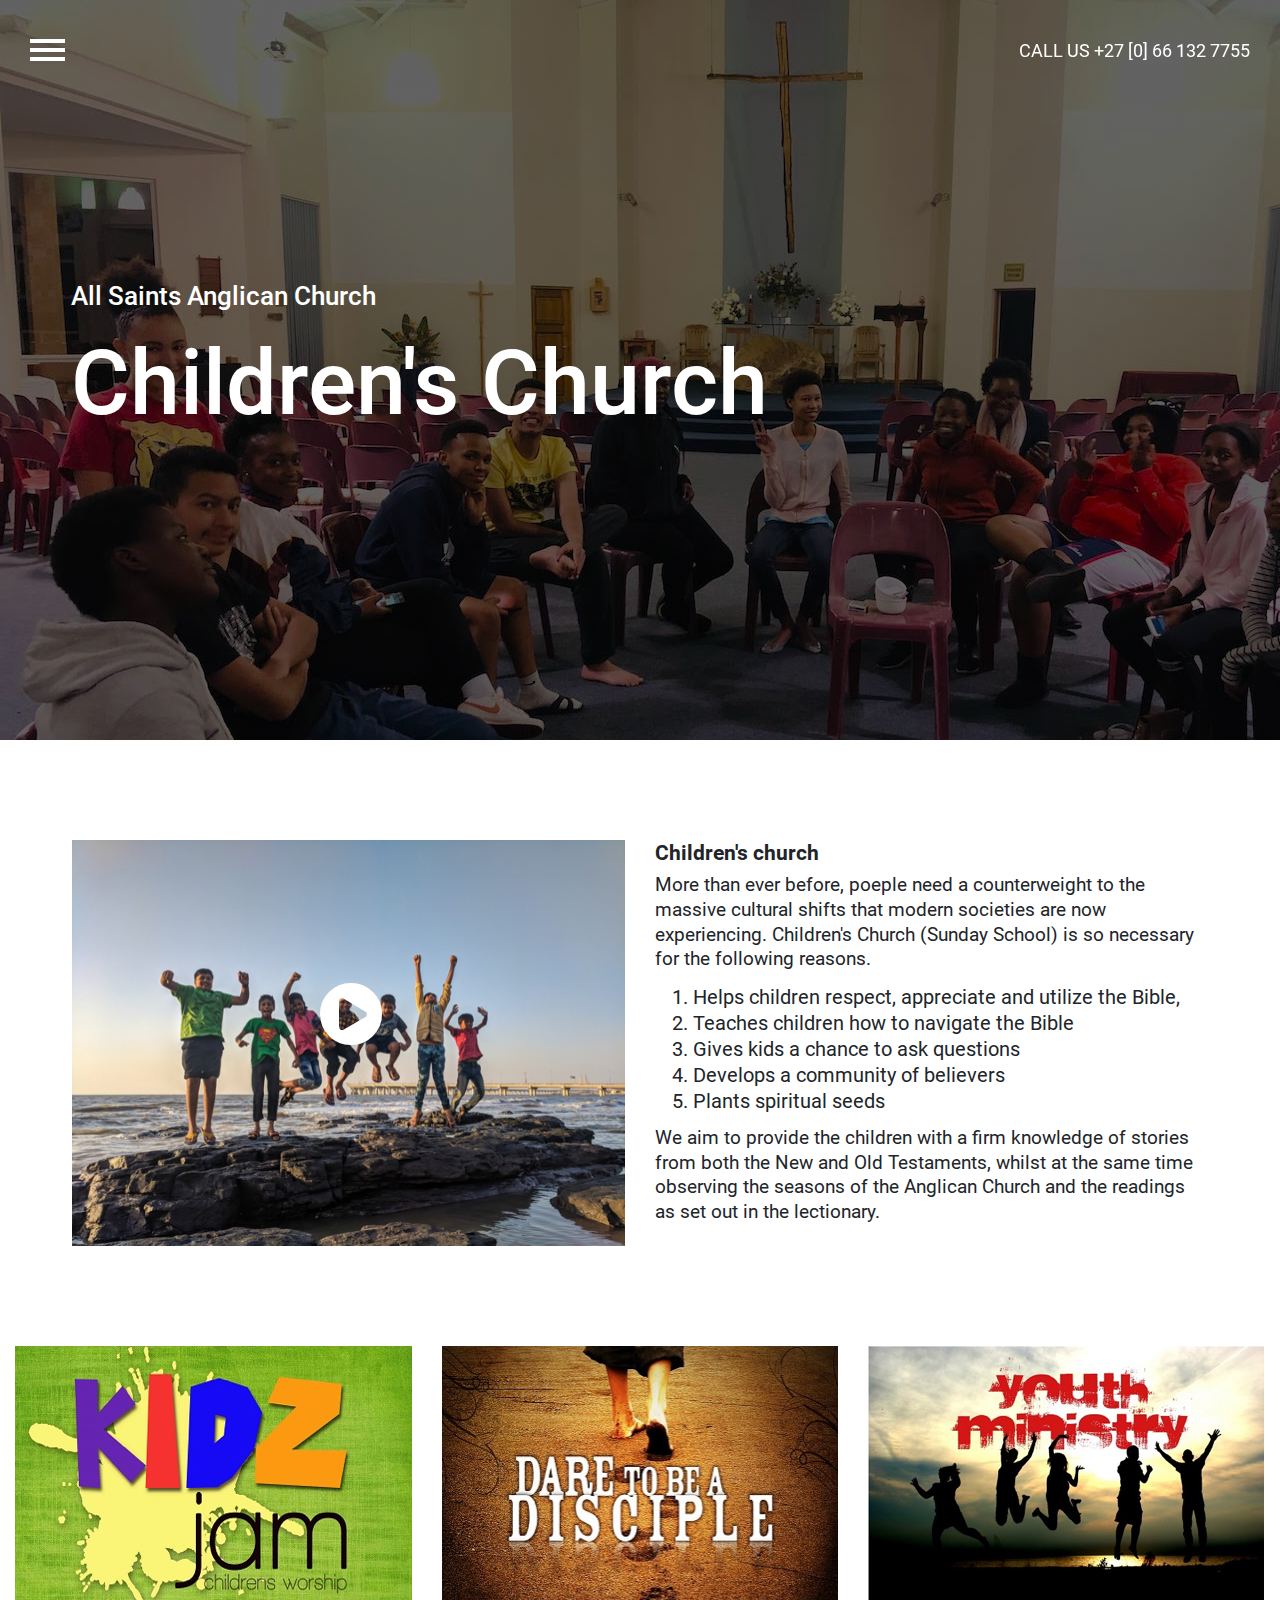
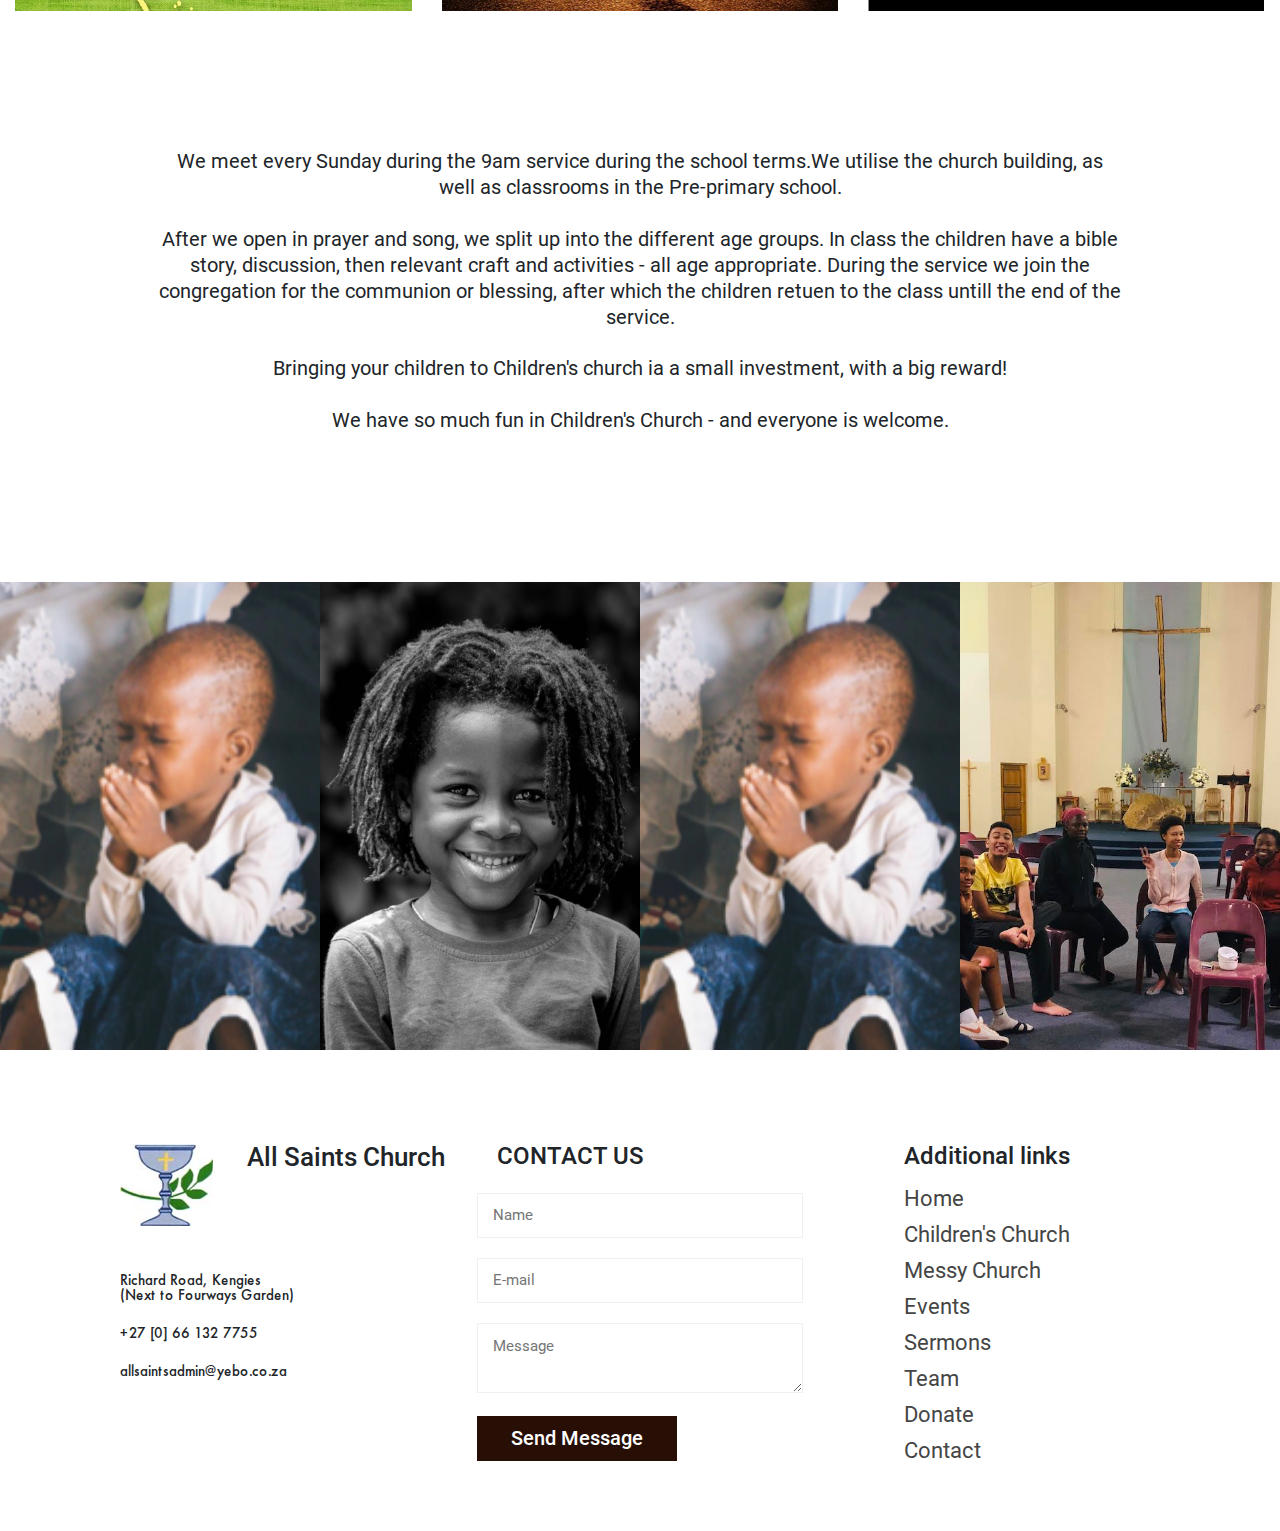
<file: children.html>
<!DOCTYPE html>
<html lang="en">
<head>
    <meta charset="UTF-8">
    <meta name="viewport" content="width=device-width, initial-scale=1.0">
    <title>Children</title>
    <link rel="stylesheet" href="FuturaNewMedium-Reg/style.css">
    <link rel="stylesheet" href="font/stylesheet.css">
    <link rel="stylesheet" href="fontawesome-5.7.2/css/all.css">
    <link rel="stylesheet" href="bootstrap-4.3.1-dist/css/bootstrap.css">
    <link rel="stylesheet" href="style.css">
</head>
<body>



    <header class="head">
        <div class="nav-contact"> 
            <div class="menuopen">
                <span></span>
                <span id="bar"></span>
                <span></span>
            </div>
            <a href="tel:CALL US +27 [0] 66 132 7755" class="call-us">CALL US +27 [0] 66 132 7755</a> 
        </div> 
       </div> 
    
    <div class="nav-menu">
    <nav class="nav">
    <div class="menuclose">
        <span></span>
        <span></span>
    </div>
    
    <ul>
        <li><a href="index.html">HOME</a></li>
        <li><a href="children.html">CHILDREN'S CHURCH</a></li>
        <li><a href="messy.html">MESSY CHURCH</a></li>
        <li><a href="events.html">EVENTS</a></li>
        <li><a href="sermons.html">SERMONS</a></li>
        <li><a href="team.html">TEAM</a></li>
        <li><a href="donations.html">DONATE</a></li>
        <li><a href="contact.html">CONTACT</a></li>
      
       
    </ul>
    </nav>
    </div>
    </header>


<!-- start-banner-section -->
<div class="children-church-banner">
    <div class="banner-inner">
    <p>All Saints Anglican Church</p>
    <h1>Children's Church</h1>
    </div>
    </div>
<!-- end-banner-section -->

<!-- about-children -->
    
       <section class="about-children-church">
        
            
                   <div class="row">
                       <div class="col-md-6">
                        <a href=""><i class="fas fa-play-circle fa-4x iconi"></i></a>
                        <img src="img/videoImage.png" alt="" srcset="" class="img-fluid">
                       </div>

                        <div class="col-md-6">
                            <p class="children-heading">Children's church</p>
                            <p>More than ever before, poeple need a counterweight to the massive cultural shifts that modern societies are now experiencing. Children's Church (Sunday School) is so necessary for the following reasons.</p>
                             <ol>
                                 <li>Helps children respect, appreciate and utilize the Bible,</li>
                                 <li>Teaches children how to navigate the Bible</li>
                                 <li>Gives kids a chance to ask questions</li>
                                 <li>Develops a community of believers</li>
                                 <li>Plants spiritual seeds</li>
                             </ol>
                             <p>We aim to provide the children with a firm knowledge of stories from both the New and Old Testaments, whilst at the same time observing the seasons of the Anglican Church and the readings as set out in the lectionary. </p>
                        
                        </div>
           </div>
        </section> 


<!-- end-about-section -->


<!-- start activities -->
        

<section class="activities-for-children d-flex justify-content-around">
 <div class="row">
<div class="col-md-4 col-sm-4">
    <div class="ativity-img">
        <img src="img/KidsJam.png" alt="" srcset="" class="img-fluid"> 
    </div>

</div>
<div class="col-md-4 col-sm-4">
    <div class="activity-img">
        <img src="img/disciples.png" alt="" srcset="" class="img-fluid">
    </div>
   
</div>
<div class="col-md-4 col-sm-4">
    <div class="activity-img">
        <img src="img/youth_ministry.png" alt="" class="img-fluid"> 
    </div>
 
</div>
 
</div>
</section>
<!-- end-activities -->

<!-- start-activity-details -->

<section class="church-activities-details">
    <p class="detail1">We meet every Sunday during the 9am service during the  school terms.We utilise the church building, as well as classrooms in the Pre-primary school.</p>
    <p class="detail2">After we open in prayer and song, we split up into the different age groups. In class the children have a bible story, discussion, then relevant craft and activities - all age appropriate. During the service we join the congregation for the communion or blessing, after which the children retuen to the class untill the end of the service.</p>
      <p class="detail3">Bringing your children to Children's church ia a small investment, with a big reward!</p>
    <p class="detail4">We have so much fun in Children's Church - and everyone is welcome.</p>

</section>

<!-- end-activity-details -->


<!-- start-gallery -->

<div class="gallery">
    <div class="row no-gutters">
        <div class="col-md-3 col-sm-3">
            <img src="img/babyPraying.png" alt="" srcset="" class="img-fluid"> 
        </div>
        <div class="col-md-3 col-sm-3">
            <img src="img/childSmiling.png" alt="" srcset="" class="img-fluid">
        </div>
        <div class="col-md-3 col-sm-3">
            <img src="img/babyPraying.png" alt="" srcset="" class="img-fluid">
        </div>
        <div class="col-md-3 col-sm-3">
            <img src="img/childrensChurchHero.png" alt="" srcset="" class="img-fluid">
        </div>
    </div>
</div>

<!-- end-gallery -->



<!-- start-footer-section -->
<section class="footer">
    <div class="container">

   
    <div class="row">
        <div class="col-md-4 col-sm-4">
            <div class="logo">
                <img src="img/logo.png" alt="" srcset="">
                <p>All Saints Church</p>
            </div>
            <div class="contact-details">
                <p>Richard Road, Kengies <span>(Next to Fourways Garden)</span></p>
                <p>+27 [0] 66 132 7755</p>
                <p>allsaintsadmin@yebo.co.za</p>
            </div>
         
        </div>
        <div class="col-md-4 col-sm-4">
            <div class="contact-form"> 
                <p>CONTACT US</p>
                <form action="#">
                <input type="text" required  placeholder="Name">
                <br>
                <input type="email" placeholder="E-mail" required> 
                <textarea name="" id="" cols="30" rows="10" placeholder="Message" required></textarea>
                <input type="submit" value="Send Message" class="send">
               
            </form>
            </div>
         
        </div>
        <div class="col-md-4 col-sm-4">
            <div class="additional-infr">
            <p class="additional-infr-heading">Additional links</p>
            <div class="links">
              <a href="index.html">Home</a>
              <a href="children.html">Children's Church</a>
              <a href="messy.html">Messy Church</a>
              <a href="events.html">Events</a>
              <a href="sermons.html">Sermons</a>
              <a href="team.html">Team</a>
              <a href="donations.html">Donate</a>
              <a href="contact.html">Contact</a>
            </div>
            
            
        </div>
    </div>
    </div>
</div>

</section>
<!-- end-footer-section -->


    <script src="bootstrap-4.3.1-dist/js/bootstrap.bundle.min.js"></script>
    <script src="js/jquery.js"></script>
    <script src="main.js"></script>
</body>
</html>
</file>
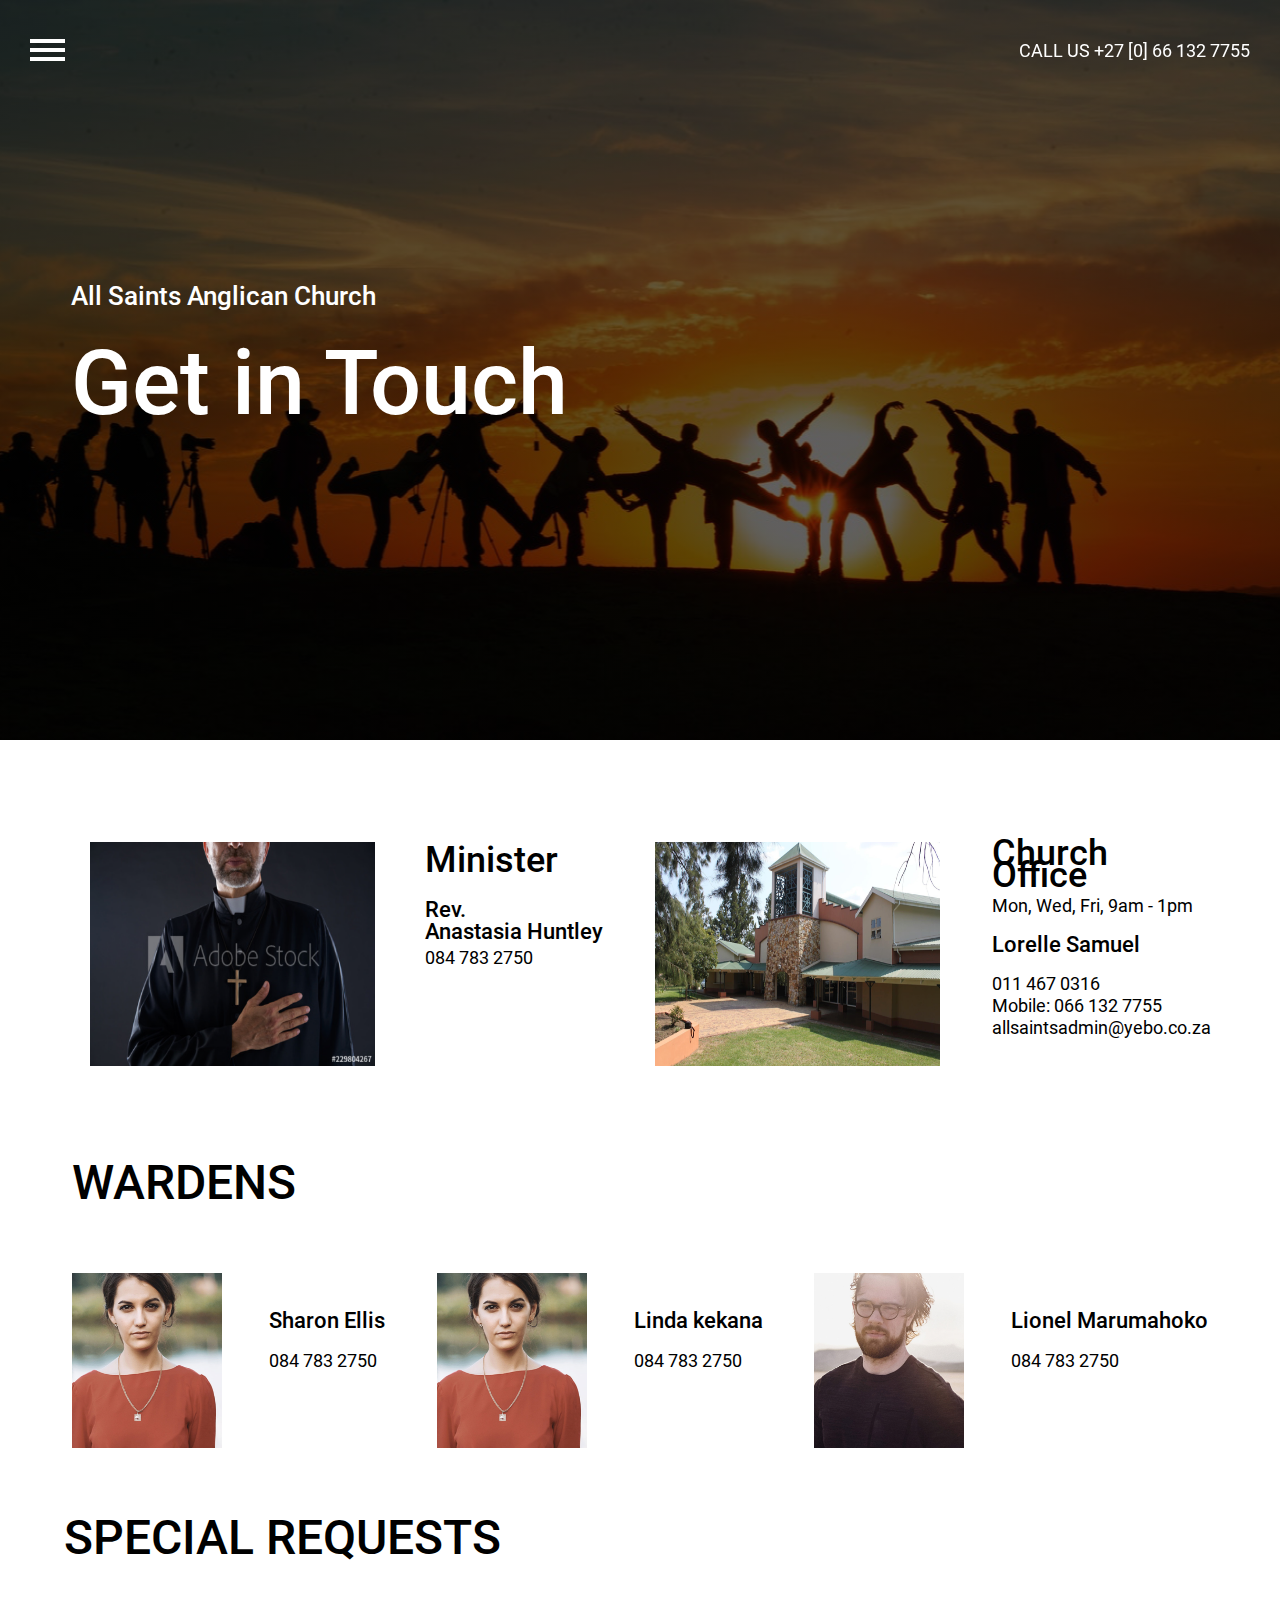
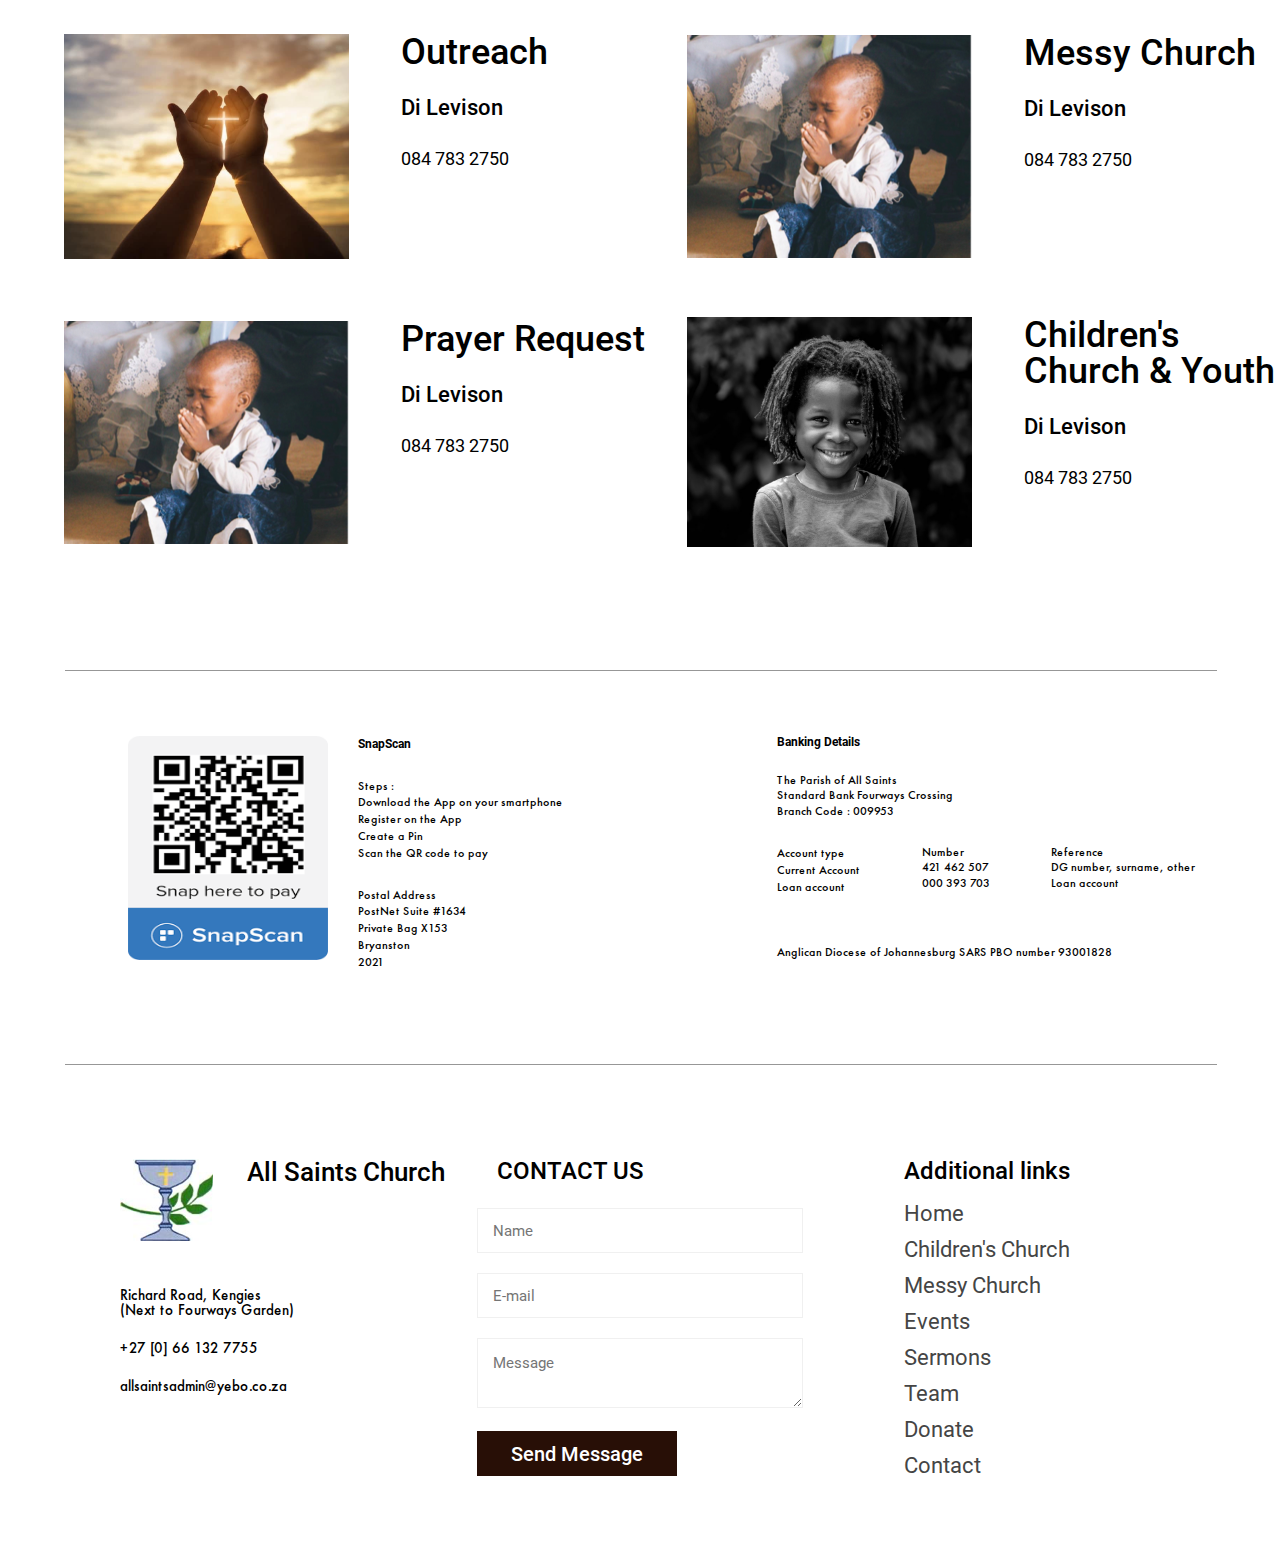
<file: contact.html>
<!DOCTYPE html>
<html lang="en">
<head>
    <meta charset="UTF-8">
    <meta name="viewport" content="width=device-width, initial-scale=1.0">
    <title>contact</title>
    <link rel="stylesheet" href="FuturaNewMedium-Reg/style.css">
    <link rel="stylesheet" href="font/stylesheet.css">
    <link rel="stylesheet" href="fontawesome-5.7.2/css/all.css">
    <link rel="stylesheet" href="bootstrap-4.3.1-dist/css/bootstrap-grid.min.css">
    <link rel="stylesheet" href="style.css">
</head>
<body>


<!-- header -->
<header class="head">
    <div class="nav-contact"> 
        <div class="menuopen">
            <span></span>
            <span id="bar"></span>
            <span></span>
        </div>
        <a href="tel:CALL US +27 [0] 66 132 7755" class="call-us">CALL US +27 [0] 66 132 7755</a> 
       
   </div> 

<div class="nav-menu">
<nav class="nav">
<div class="menuclose">
    <span></span>
    <span></span>
</div>

<ul>
    <li><a href="index.html">HOME</a></li>
    <li><a href="children.html">CHILDREN'S CHURCH</a></li>
    <li><a href="messy.html">MESSY CHURCH</a></li>
    <li><a href="events.html">EVENTS</a></li>
    <li><a href="sermons.html">SERMONS</a></li>
    <li><a href="team.html">TEAM</a></li>
    <li><a href="donations.html">DONATE</a></li>
    <li><a href="contact.html">CONTACT</a></li>
  
   
</ul>
</nav>
</div>
</header>
<!-- end -->

<!-- start-banner -->
    
<div class="event-banner">
    <div class="events-banner-inner">
        <p>All Saints Anglican Church</p>
        <h1>Get in Touch</h1>
    </div>
</div>

<!-- end -->

<!-- about-church -->

<section class="about-church">
    <div class="row ">
        <div class="col-md-6 col-sm-6 ">
            <div class="about-church-inner">
            <img src="img/priest.png" alt="" srcset="" class="">
            <div class="minister-details ">
                <p class="heading">Minister</p>
                <p class="middle">Rev.<span>Anastasia Huntley</span> <span class="number">084 783 2750</span></p>
            </div>


        </div>


        </div>
        <div class="col-md-6 col-sm-6">
            <div class="about-church-inner">
                <img src="img/allSaintsChurchImage.png" alt="" srcset="" class="img-fluid pic">
                <div class="church-details">
                    <p class="heading">Church <em> Office </em></p>
                    <p class="days">Mon, Wed, Fri, 9am - 1pm</p>
                    <p class="name">Lorelle Samuel</p>
                     <p>011 467 0316 <span>Mobile: 066 132 7755</span> <span>allsaintsadmin@yebo.co.za</span></p>
                </div>
            </div>

        </div>
    </div>


</section>

<!-- end -->





<!-- wardens -->
<section class="wards">
    <h2>WARDENS</h2>
    <div class="wards-inner">

    <div class="ward">
                <img src="img/h1-team-2.png" alt="" srcset="" class="img-fluid">
             
                 <p>Sharon <em>Ellis </em> <span class="w-number">084 783 2750</span></p>
             </div>
            
          

    
        <div class="ward">
                <img src="img/h1-team-2.png" alt="" srcset="" class="img-fluid">
             <div class="about-wardens">
                 <p>Linda <em>kekana </em> <span class="w-number">084 783 2750</span></p>
             </div>
            </div>
          
        <div class="ward">
        
                <img src="img/team-img-3.png" alt="" srcset="" class="img-fluid">
             <div class="about-wardens">
                 <p>Lionel <em>Marumahoko</em>  <span class="w-number">084 783 2750</span></p>
             </div>
            </div>
        </div>
</section>

<!-- end -->


<!-- requests -->

<section class="requests">
    <h2>SPECIAL REQUESTS</h2>
    <div class="row req">
        <div class="col-md-6 col-sm-6">
            <div class="req-inner">
                <img src="img/handsImage.png" alt="" sizes="" srcset="" class="img-fluid">
                <div class="req-infr">
                    <p class="heading">Outreach</p>
                    <p class="person-name">Di Levison <span class="number">084 783 2750</span></p>
                </div>
            </div>
        </div>
        <div class="col-md-6 col-sm-6">
            <div class="req-inner">
                <img src="img/babyPraying.png" alt="" sizes="" srcset="" class="img-fluid">
                <div class="req-infr">
                    <p class="heading">Messy Church</p>
                    <p>Di Levison <span class="number">084 783 2750</span></p>
                </div>
            </div>
        </div>
        <div class="col-md-6 col-sm-6">
            <div class="req-inner">
                <img src="img/babyPraying.png" alt="" srcset="" class="img-fluid">
                <div class="req-infr">
                    <p class="heading">Prayer Request</p>
                    <p>Di Levison <span class="number">084 783 2750</span></p>
                </div>
            </div>
        </div>
        <div class="col-md-6 col-sm-6">
            <div class="req-inner">

              <img src="img/childSmiling.png" alt="" srcset="" class="img-fluid">
                <div class="req-infr">
                    <p class="heading">Children's <span>Church & Youth</span></p>
                    <p>Di Levison <span class="number">084 783 2750</span></p>
                </div>
            </div>
        </div>
    </div>

</section>

<!-- end -->


<!-- start-payments-section -->
<div class="line"></div>

<section class="payments"> 
    <div class="container"> 

  
 <div class="row ">
<div class="col-lg-6 col-md-12">
    <div class="payments-inner">
        <img src="img/download.png" alt="" class="">
   
    <div class="snap-details">
        <p class="snap-header">SnapScan</p>
        <p class="middle">Steps : <span> Download the App on your smartphone</span> <span>Register on the App</span> <span>Create a Pin</span> <span>Scan the QR code to pay</span></p>
        <p>Postal Address <span>PostNet Suite #1634</span> <span>Private Bag X153</span> <span>Bryanston</span> <span>2021</span></p>
    </div>
</div>
</div>

<div class="col-lg-6 col-md-12">
    <div class="banking-information">
         <p class="banking-head">Banking Details</p>
         <p class="banking-infr"><span>The Parish of All Saints </span> <span>Standard Bank Fourways Crossing</span> <span>Branch Code : 009953</span></p>
         <div class="bank-details">
               <div class="bank-type">
                   <p>Account type</p>
                    <p>Current Account</p>
                  <p>Loan account</p>
              </div>
              <div class="number">
                  <p>Number</p>
                  <p>421 462 507</p> 
                   <p>000 393 703</p>
               </div>
             <div class="reference">
                  <p>Reference</p>
                <p>DG number, surname, other <span>Loan account</span></p>
              </div>
        
    </div>
    <p class="PBO-number">Anglican Diocese of Johannesburg SARS PBO number 93001828</p>
</div>
</div>
</div>
</div>

</section>
<div class="line"></div>

<!-- end-payment-section -->


<!-- start-footer-section -->
<section class="footer">
    <div class="container">

   
    <div class="row">
        <div class="col-md-4 col-sm-4">
            <div class="logo">
                <img src="img/logo.png" alt="" srcset="">
                <p>All Saints Church</p>
            </div>
            <div class="contact-details">
                <p>Richard Road, Kengies <span>(Next to Fourways Garden)</span></p>
                <p>+27 [0] 66 132 7755</p>
                <p>allsaintsadmin@yebo.co.za</p>
            </div>
         
        </div>
        <div class="col-md-4 col-sm-4">
            

            <div class="contact-form"> 
                <p>CONTACT US</p>
                <form action="#">
                <input type="text" required  placeholder="Name">
                <br>
                <input type="email" placeholder="E-mail" required> 
                <textarea name="" id="" cols="30" rows="10" placeholder="Message" required></textarea>
                <input type="submit" value="Send Message" class="send">
               
            </form>
            </div>
         
        </div>
        <div class="col-md-4 col-sm-4">
            <div class="additional-infr">
            <p class="additional-infr-heading">Additional links</p>
            <div class="links">
              <a href="index.html">Home</a>
              <a href="children.html">Children's Church</a>
              <a href="messy.html">Messy Church</a>
              <a href="events.html">Events</a>
              <a href="sermons.html">Sermons</a>
              <a href="team.html">Team</a>
              <a href="donations.html">Donate</a>
              <a href="contact.html">Contact</a>
            </div>
            
            
        </div>
    </div>
    </div>
</div>

</section>
<!-- end-footer-section -->


    <script src="bootstrap-4.3.1-dist/js/bootstrap.js"></script>
    <script src="js/jquery.js"></script>
    <script src="main.js"></script>
</body>
</html>
</file>
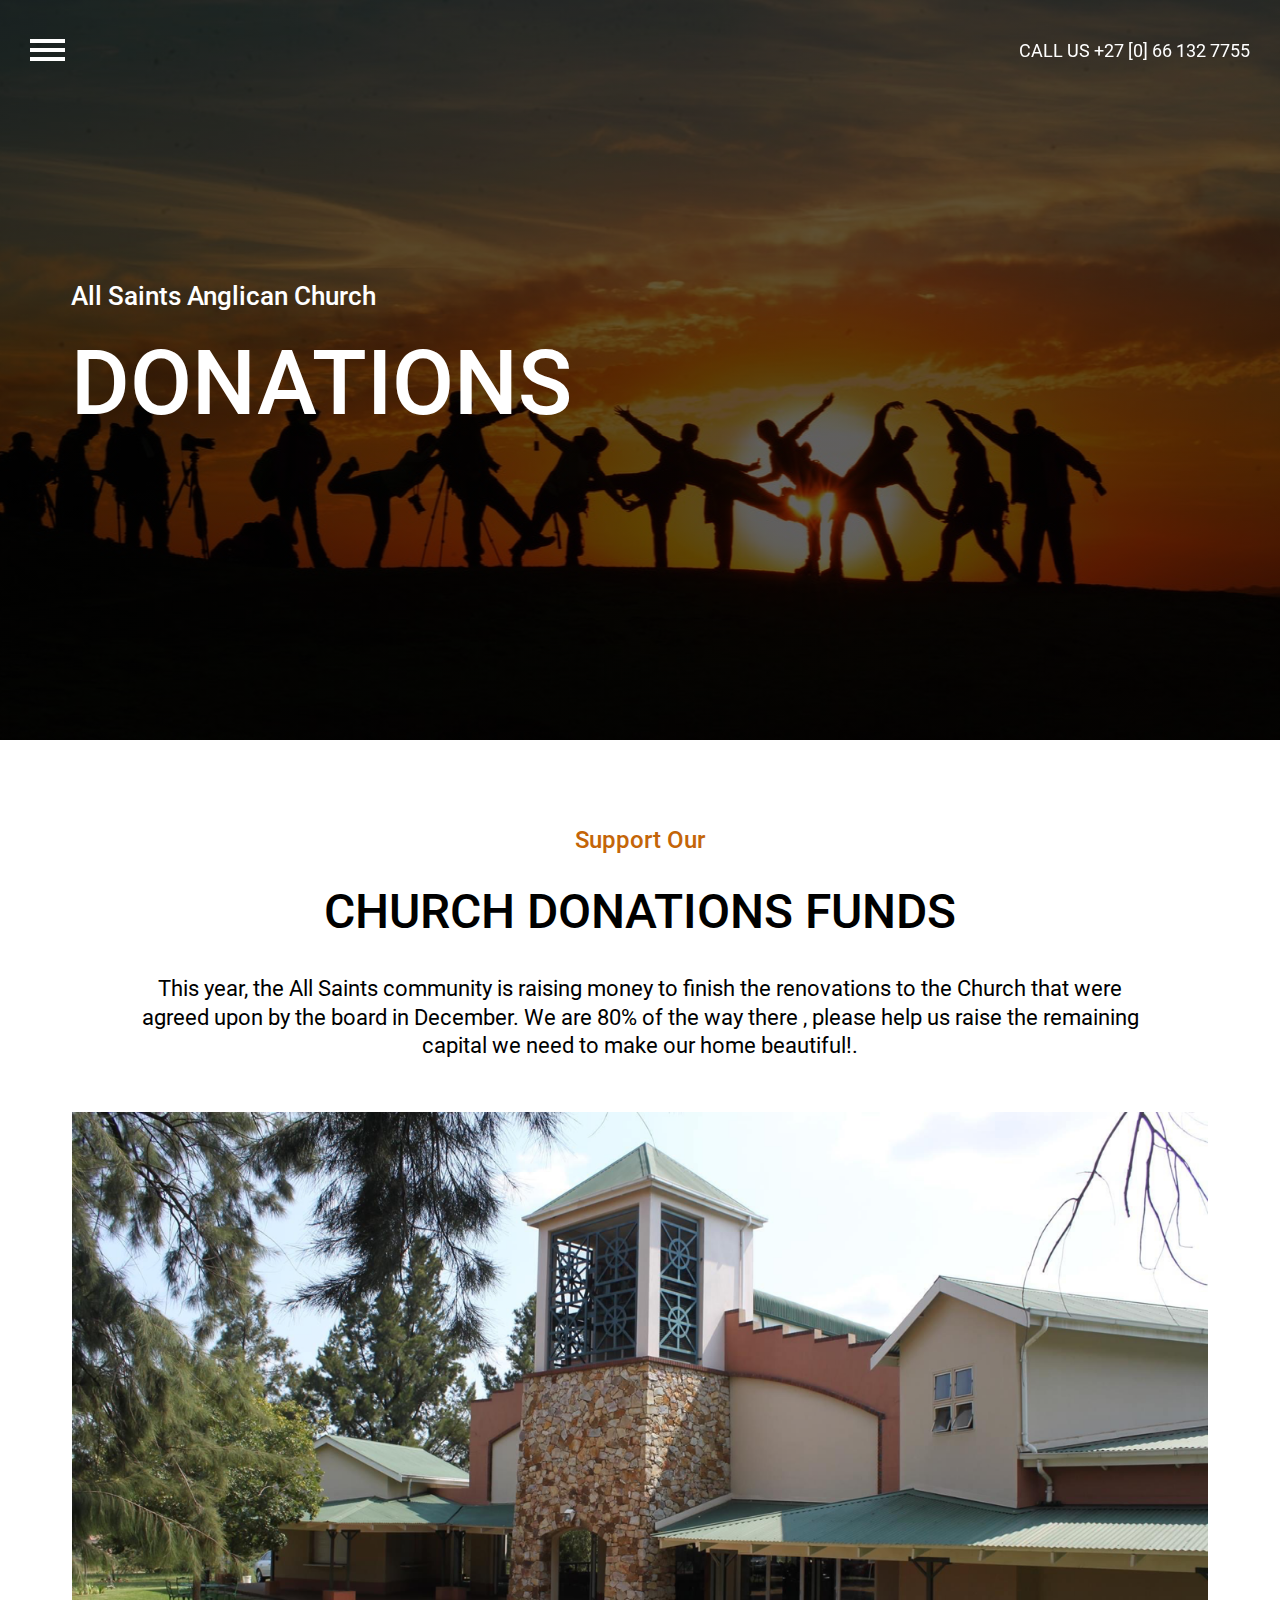
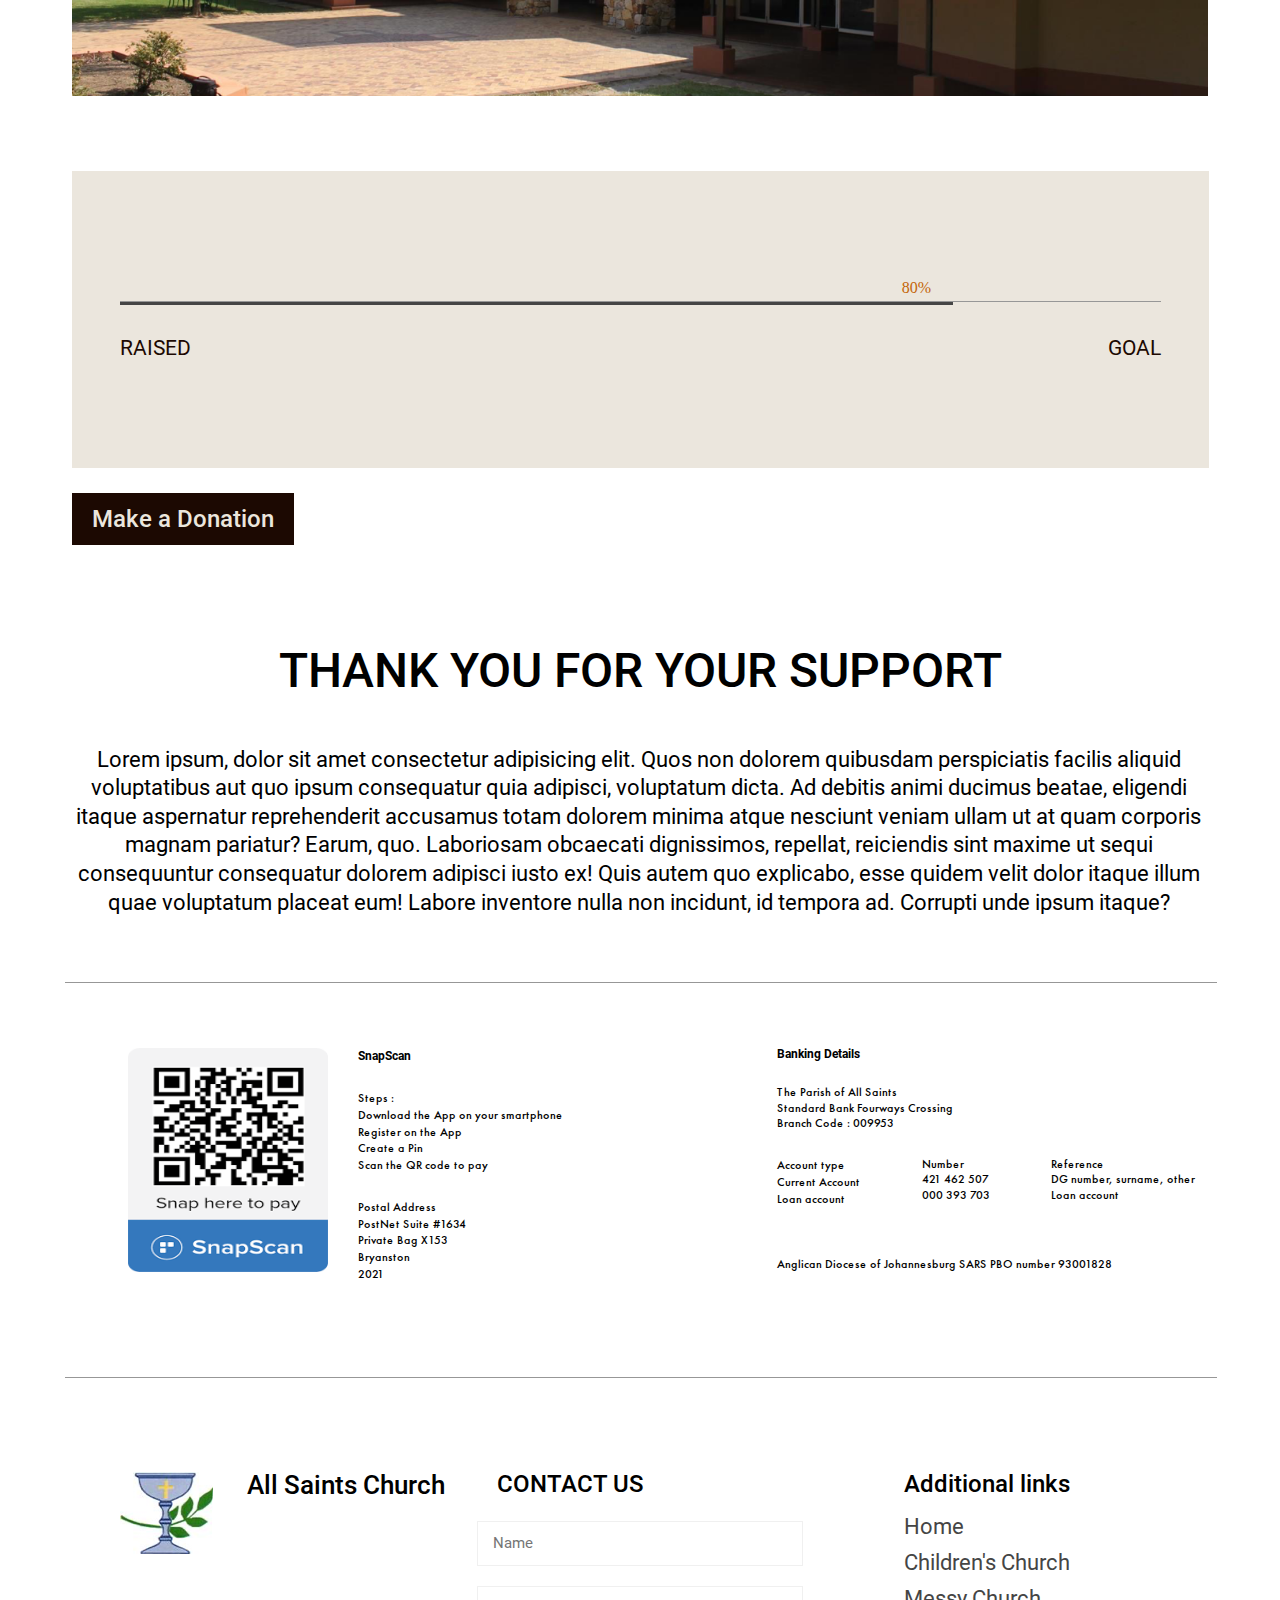
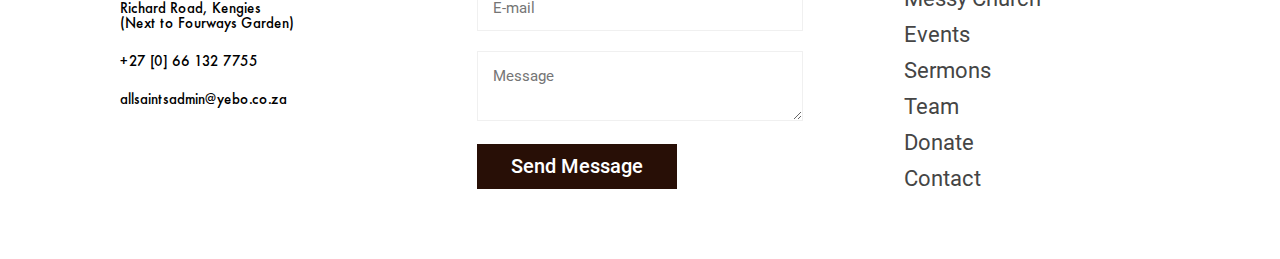
<file: donations.html>
<!DOCTYPE html>
<html lang="en">
<head>
    <meta charset="UTF-8">
    <meta name="viewport" content="width=device-width, initial-scale=1.0">
    <title>donations</title>
    <link rel="stylesheet" href="FuturaNewMedium-Reg/style.css">
    <link rel="stylesheet" href="font/stylesheet.css">
    <link rel="stylesheet" href="fontawesome-5.7.2/css/all.css">
    <link rel="stylesheet" href="bootstrap-4.3.1-dist/css/bootstrap-grid.min.css">
    <link rel="stylesheet" href="style.css">
</head>
<body>



<header class="head">
    <div class="nav-contact"> 
        <div class="menuopen">
            <span></span>
            <span id="bar"></span>
            <span></span>
        </div>
        <a href="tel:CALL US +27 [0] 66 132 7755" class="call-us">CALL US +27 [0] 66 132 7755</a> 
   </div> 

<div class="nav-menu">
<nav class="nav">
<div class="menuclose">
    <span></span>
    <span></span>
</div>

<ul>
    <li><a href="index.html">HOME</a></li>
    <li><a href="children.html">CHILDREN'S CHURCH</a></li>
    <li><a href="messy.html">MESSY CHURCH</a></li>
    <li><a href="events.html">EVENTS</a></li>
    <li><a href="sermons.html">SERMONS</a></li>
    <li><a href="team.html">TEAM</a></li>
    <li><a href="donations.html">DONATE</a></li>
    <li><a href="contact.html">CONTACT</a></li> 
   
</ul>
</nav>
</div>
</header>
    
<div class="event-banner">
    <div class="events-banner-inner">
        <p>All Saints Anglican Church</p>
        <h1>DONATIONS</h1>
    </div>
</div>


 <section class="church-funds">
     <div class="church-funds-inner">
        <h3>Support Our</h3>
        <h2>CHURCH DONATIONS FUNDS</h2>
        <P>This year, the All Saints community is raising money to finish the renovations to the Church that were agreed upon by the board in December. We are 80% of the way there , please help us raise the remaining capital we need to make our home beautiful!. </P>
        <img src="img/IMG_4608.png" alt="" srcset="">
    </div>
       
        <div class="raised-funds">
            <p class="milestone">80%</p>
          <div class="line1"></div> 
          <div class="line2"></div>
          <div class="raised-funds-details">
            <p>RAISED</p>
            <p>GOAL</p> 
          </div>
   
     </div>
     <a href="" class="funds-btn">Make a Donation</a>
    </section>

    
    
    <div class="message">
        <h2>THANK YOU FOR YOUR SUPPORT</h2>
        <P>Lorem ipsum, dolor sit amet consectetur adipisicing elit. Quos non dolorem quibusdam perspiciatis facilis aliquid voluptatibus aut quo ipsum consequatur quia adipisci, voluptatum dicta. Ad debitis animi ducimus beatae, eligendi itaque aspernatur reprehenderit accusamus totam dolorem minima atque nesciunt veniam ullam ut at quam corporis magnam pariatur? Earum, quo. Laboriosam obcaecati dignissimos, repellat, reiciendis sint maxime ut sequi consequuntur consequatur dolorem adipisci iusto ex! Quis autem quo explicabo, esse quidem velit dolor itaque illum quae voluptatum placeat eum! Labore inventore nulla non incidunt, id tempora ad. Corrupti unde ipsum itaque?</P>
    </div>


<!-- start-payments-section -->
<div class="line"></div>

<section class="payments"> 
    <div class="container"> 

  
 <div class="row ">
<div class="col-lg-6 col-md-12">
    <div class="payments-inner">
        <img src="img/download.png" alt="" class="">
   
    <div class="snap-details">
        <p class="snap-header">SnapScan</p>
        <p class="middle">Steps : <span> Download the App on your smartphone</span> <span>Register on the App</span> <span>Create a Pin</span> <span>Scan the QR code to pay</span></p>
        <p>Postal Address <span>PostNet Suite #1634</span> <span>Private Bag X153</span> <span>Bryanston</span> <span>2021</span></p>
    </div>
</div>
</div>

<div class="col-lg-6 col-md-12">
    <div class="banking-information">
         <p class="banking-head">Banking Details</p>
         <p class="banking-infr"><span>The Parish of All Saints </span> <span>Standard Bank Fourways Crossing</span> <span>Branch Code : 009953</span></p>
         <div class="bank-details">
               <div class="bank-type">
                   <p>Account type</p>
                    <p>Current Account</p>
                  <p>Loan account</p>
              </div>
              <div class="number">
                  <p>Number</p>
                  <p>421 462 507</p> 
                   <p>000 393 703</p>
               </div>
             <div class="reference">
                  <p>Reference</p>
                <p>DG number, surname, other <span>Loan account</span></p>
              </div>
        
    </div>
    <p class="PBO-number">Anglican Diocese of Johannesburg SARS PBO number 93001828</p>
</div>
</div>
</div>
</div>

</section>
<div class="line"></div>

<!-- end-payment-section -->


<!-- start-footer-section -->
<section class="footer">
    <div class="container">

   
    <div class="row">
        <div class="col-md-4 col-sm-4">
            <div class="logo">
                <img src="img/logo.png" alt="" srcset="">
                <p>All Saints Church</p>
            </div>
            <div class="contact-details">
                <p>Richard Road, Kengies <span>(Next to Fourways Garden)</span></p>
                <p>+27 [0] 66 132 7755</p>
                <p>allsaintsadmin@yebo.co.za</p>
            </div>
         
        </div>
        <div class="col-md-4 col-sm-4">
           

            <div class="contact-form"> 
                <p>CONTACT US</p>
                <form action="#">
                <input type="text" required  placeholder="Name">
                <br>
                <input type="email" placeholder="E-mail" required> 
                <textarea name="" id="" cols="30" rows="10" placeholder="Message" required></textarea>
                <input type="submit" value="Send Message" class="send">
               
            </form>
            </div>
         
        </div>
        <div class="col-md-4 col-sm-4">
            <div class="additional-infr">
            <p class="additional-infr-heading">Additional links</p>
            <div class="links">
              <a href="index.html">Home</a>
              <a href="children.html">Children's Church</a>
              <a href="messy.html">Messy Church</a>
              <a href="events.html">Events</a>
              <a href="sermons.html">Sermons</a>
              <a href="team.html">Team</a>
              <a href="donations.html">Donate</a>
              <a href="contact.html">Contact</a>
            </div>
            
            
        </div>
    </div>
    </div>
</div>

</section>
<!-- end-footer-section -->


    <script src="bootstrap-4.3.1-dist/js/bootstrap.bundle.min.js"></script>
    <script src="js/jquery.js"></script>
    <script src="main.js"></script>
</body>
</html>
</file>
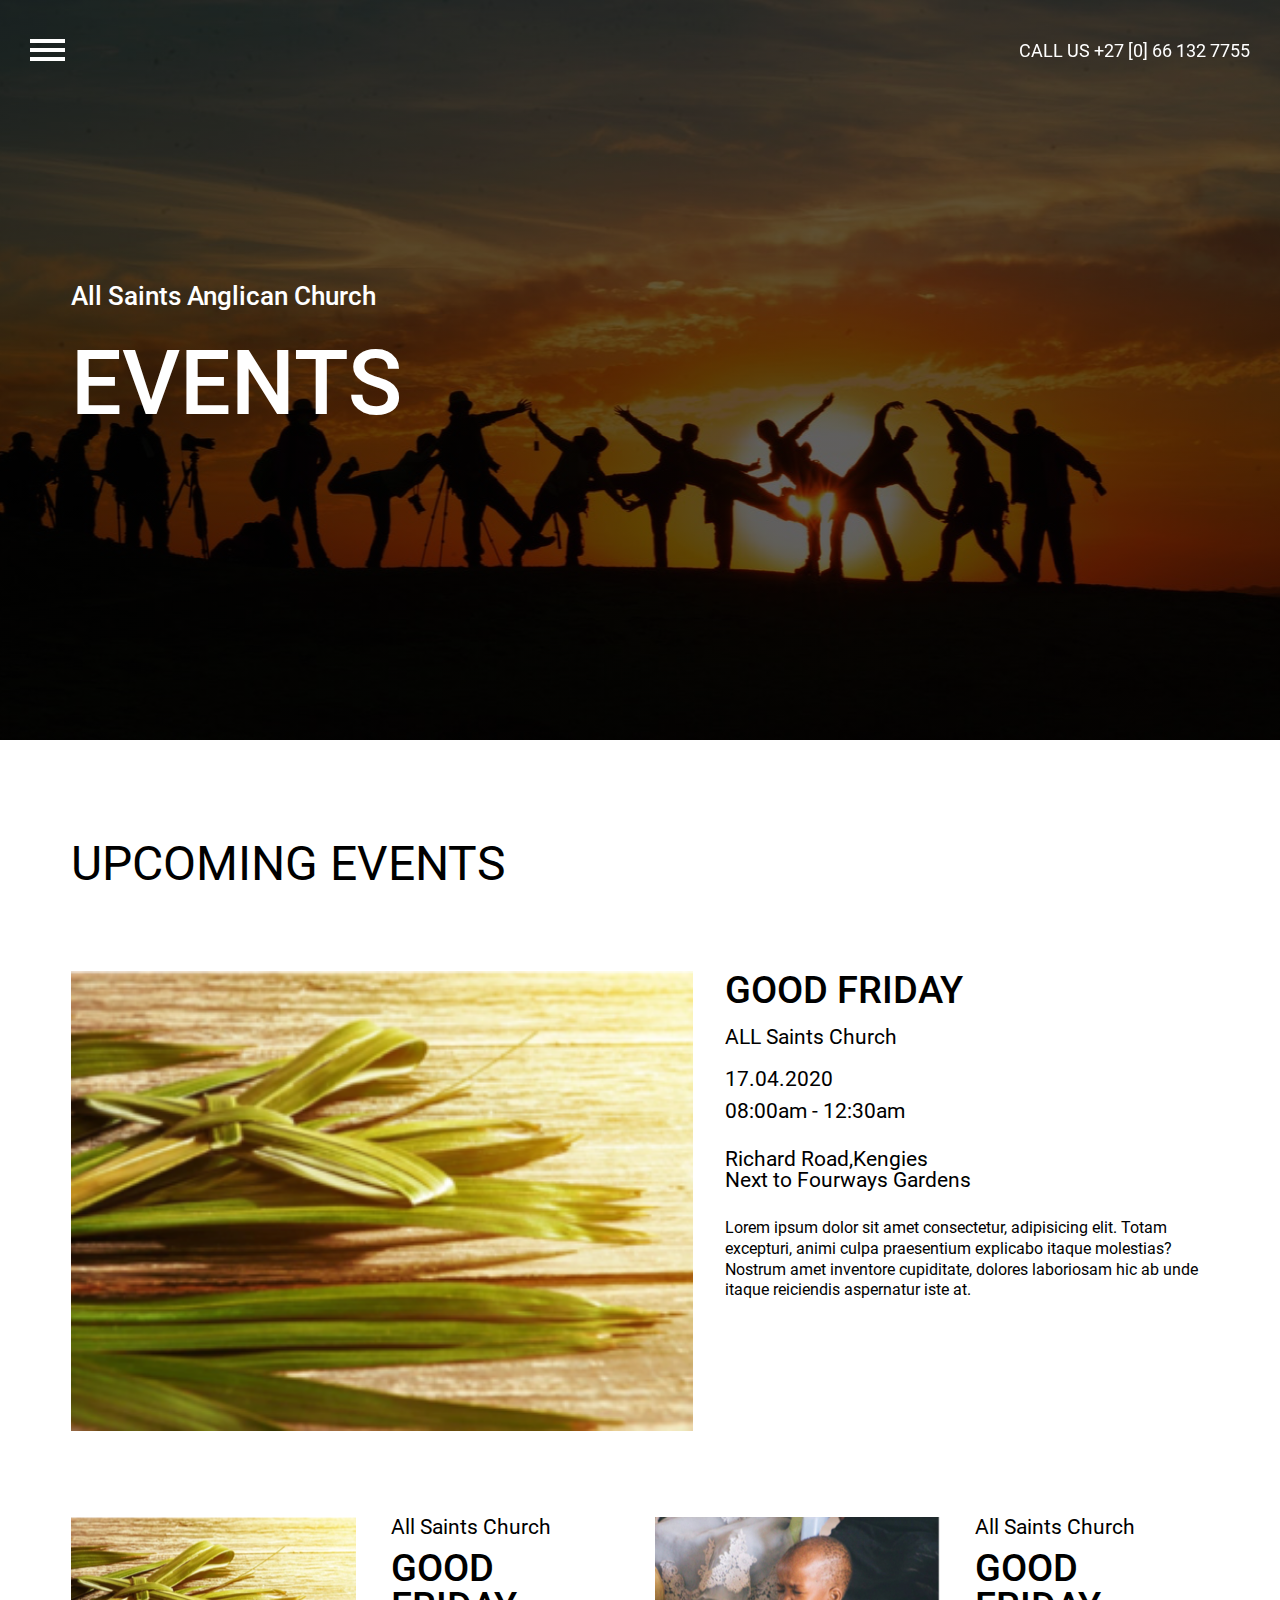
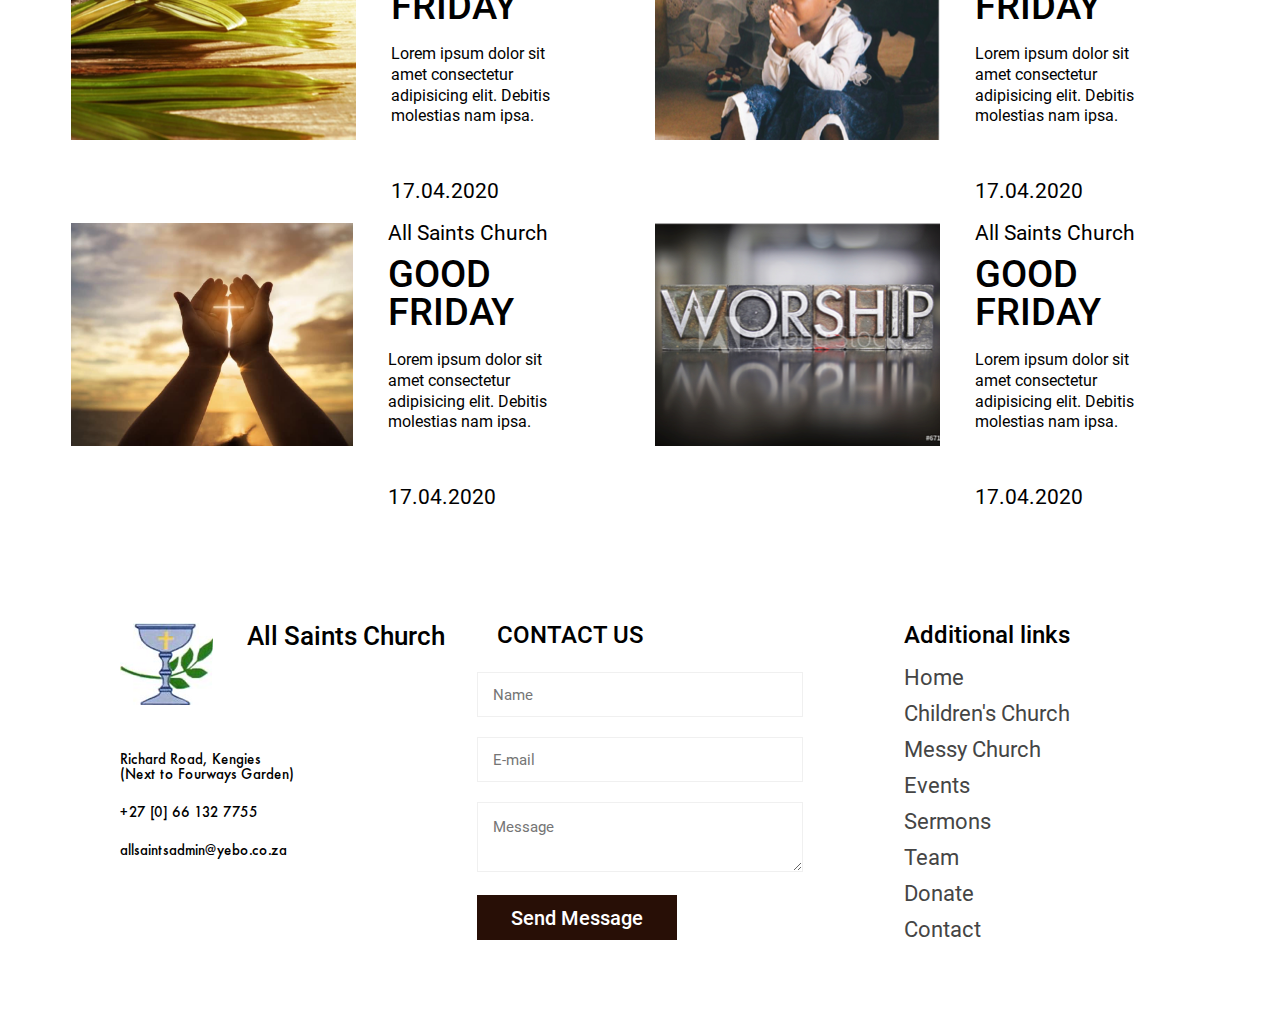
<file: events.html>
<!DOCTYPE html>
<html lang="en">
<head>
    <meta charset="UTF-8">
    <meta name="viewport" content="width=device-width, initial-scale=1.0">
    <title>events</title>
    <link rel="stylesheet" href="FuturaNewMedium-Reg/style.css">
    <link rel="stylesheet" href="font/stylesheet.css">
    <link rel="stylesheet" href="fontawesome-5.7.2/css/all.css">
    <link rel="stylesheet" href="bootstrap-4.3.1-dist/css/bootstrap-grid.min.css">
    <link rel="stylesheet" href="style.css">
</head>
<body>

<!-- header -->

<header class="head">
    <div class="nav-contact"> 
        <div class="menuopen">
            <span></span>
            <span id="bar"></span>
            <span></span>
        </div>
        <a href="tel:CALL US +27 [0] 66 132 7755" class="call-us">CALL US +27 [0] 66 132 7755</a> 
    </div>
   
   </div> 

<div class="nav-menu">
<nav class="nav">
<div class="menuclose">
    <span></span>
    <span></span>
</div>

<ul>
    <li><a href="index.html">HOME</a></li>
    <li><a href="children.html">CHILDREN'S CHURCH</a></li>
    <li><a href="messy.html">MESSY CHURCH</a></li>
    <li><a href="events.html">EVENTS</a></li>
    <li><a href="sermons.html">SERMONS</a></li>
    <li><a href="team.html">TEAM</a></li>
    <li><a href="donations.html">DONATE</a></li>
    <li><a href="contact.html">CONTACT</a></li>
  
   
</ul>
</nav>
</div>
</header>
    
<!-- end -->


<!-- start-banner -->
<div class="event-banner">
    <div class="events-banner-inner">
        <p>All Saints Anglican Church</p>
        <h1>EVENTS</h1>
    </div>
</div>

<!-- end -->

<!-- upcoming-events -->
<section class="comingup-events" id="upcomevents">
    <h2>UPCOMING EVENTS</h2>
    <div class="row evente">
        <div class="col-md-6 col-sm-6">
            
            <img src="img/goodFridayImage.png" alt="" srcset="" class="event-img img-fluid">
  
        </div>
        <div class="col-md-6 col-sm-6">
            <div class="event-inner1">
                <h3>GOOD FRIDAY</h3>
                <p class="event-heading">ALL Saints Church</p>
                <p class="event-date">17.04.2020</p>
                <p class="event-time">08:00am - 12:30am</p>
                <p class="direction">Richard Road,Kengies <span>Next to Fourways Gardens</span></p>
                <p class="event-infr">Lorem ipsum dolor sit amet consectetur, adipisicing elit. Totam excepturi, animi culpa praesentium explicabo itaque molestias? Nostrum amet inventore cupiditate, dolores laboriosam hic ab unde itaque reiciendis aspernatur iste at.</p>
            </div>
        </div>
        </div>
        </section>

        
        <section class=" coming-up-second " >

        <div class="row">

        <div class="col-md-6 col-sm-12">
            <div class="events-inner2">
            <img src="img/goodFridayImage.png" alt="" srcset="" class="img-fluid">
             <div class="event-details">
                 <h3>All Saints Church</h3>
                 <p class="day">GOOD FRIDAY</p>
                 <p class="event-infr">Lorem ipsum dolor sit amet consectetur adipisicing elit. Debitis molestias nam ipsa.</p>
                 <p class="time">17.04.2020</p>
             </div>
            </div>
        </div>
        <div class="col-md-6 col-sm-12">
            <div class="events-inner2">
            <img src="img/babyPraying.png" alt="" srcset="" class="img-fluid">
             <div class="event-details">
                 <h3>All Saints Church</h3>
                 <p class="day">GOOD FRIDAY</p>
                 <p class="event-infr">Lorem ipsum dolor sit amet consectetur adipisicing elit. Debitis molestias nam ipsa.</p>
                 <p class="time">17.04.2020</p>
             </div>
            </div>
        </div>
        <div class="col-md-6  col-sm-12">
            <div class="events-inner2">
            <img src="img/handsImage.png" alt="" srcset="" class="img-fluid">
             <div class="event-details">
                 <h3>All Saints Church</h3>
                 <p class="day">GOOD FRIDAY</p>
                 <p class="event-infr">Lorem ipsum dolor sit amet consectetur adipisicing elit. Debitis molestias nam ipsa.</p>
                 <p class="time">17.04.2020</p>
             </div>
            </div>
        </div>
        <div class="col-md-6 col-sm-12 ">
            <div class="events-inner2">
            <img src="img/worship.png" alt="" srcset="" class="img-fluid">
             <div class="event-details">
                 <h3>All Saints Church</h3>
                 <p class="day">GOOD FRIDAY</p>
                 <p class="event-infr">Lorem ipsum dolor sit amet consectetur adipisicing elit. Debitis molestias nam ipsa.</p>
                 <p class="time">17.04.2020</p>
             </div>
            </div>
        </div>
        </div>
    </div>
</section>


<!-- start-footer-section -->
<section class="footer">
    <div class="container">

   
    <div class="row">
        <div class="col-md-4 col-sm-4">
            <div class="logo">
                <img src="img/logo.png" alt="" srcset="">
                <p>All Saints Church</p>
            </div>
            <div class="contact-details">
                <p>Richard Road, Kengies <span>(Next to Fourways Garden)</span></p>
                <p>+27 [0] 66 132 7755</p>
                <p>allsaintsadmin@yebo.co.za</p>
            </div>
         
        </div>
        <div class="col-md-4 col-sm-4">
          
            <div class="contact-form"> 
                <p>CONTACT US</p>
                <form action="#">
                <input type="text" required  placeholder="Name">
                <br>
                <input type="email" placeholder="E-mail" required> 
                <textarea name="" id="" cols="30" rows="10" placeholder="Message" required></textarea>
                <input type="submit" value="Send Message" class="send">
               
            </form>
            </div>
         
        </div>
        <div class="col-md-4 col-sm-4">
            <div class="additional-infr">
            <p class="additional-infr-heading">Additional links</p>
            <div class="links">
              <a href="index.html">Home</a>
              <a href="children.html">Children's Church</a>
              <a href="messy.html">Messy Church</a>
              <a href="events.html">Events</a>
              <a href="sermons.html">Sermons</a>
              <a href="team.html">Team</a>
              <a href="donations.html">Donate</a>
              <a href="contact.html">Contact</a>
            </div>
            
            
        </div>
    </div>
    </div>
</div>

</section>
<!-- end-footer-section -->
    <script src="bootstrap-4.3.1-dist/js/bootstrap.bundle.min.js"></script>
    <script src="js/jquery.js"></script>
    <script src="main.js"></script>
</body>
</html>
</file>
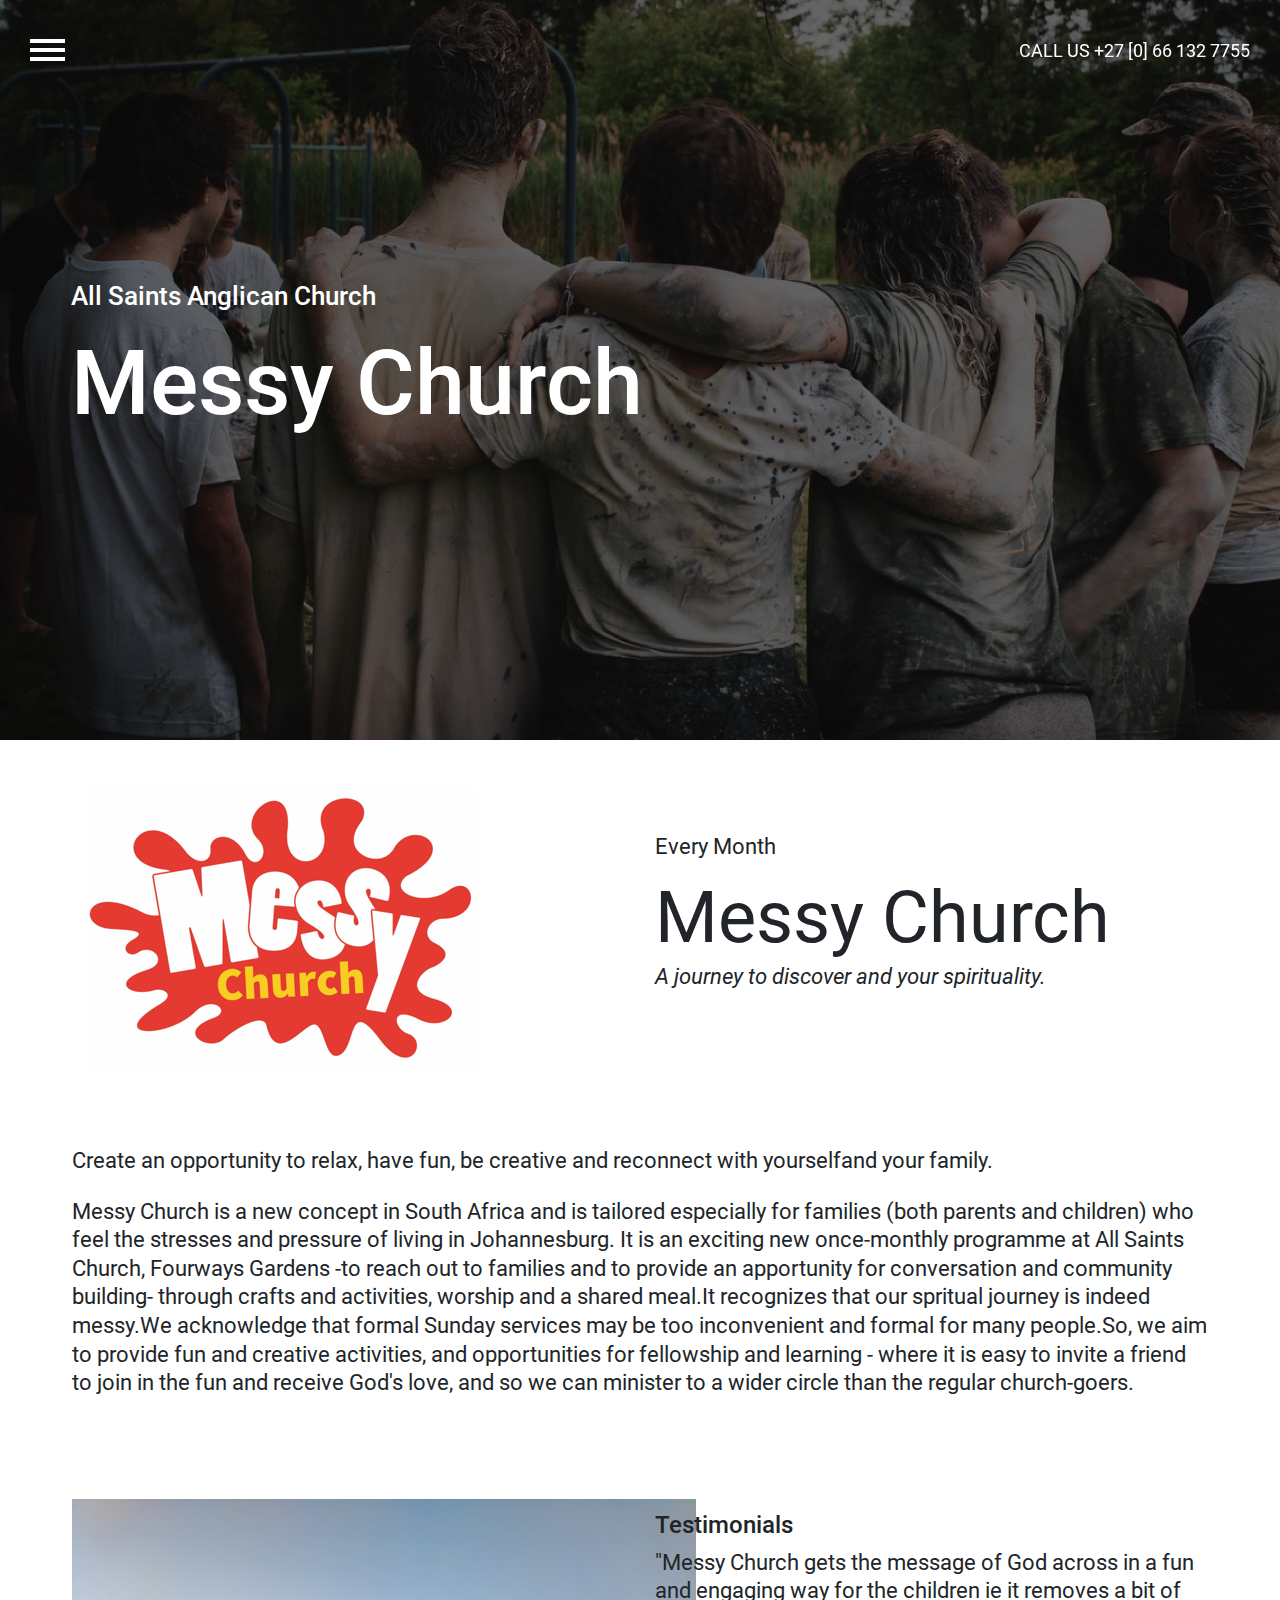
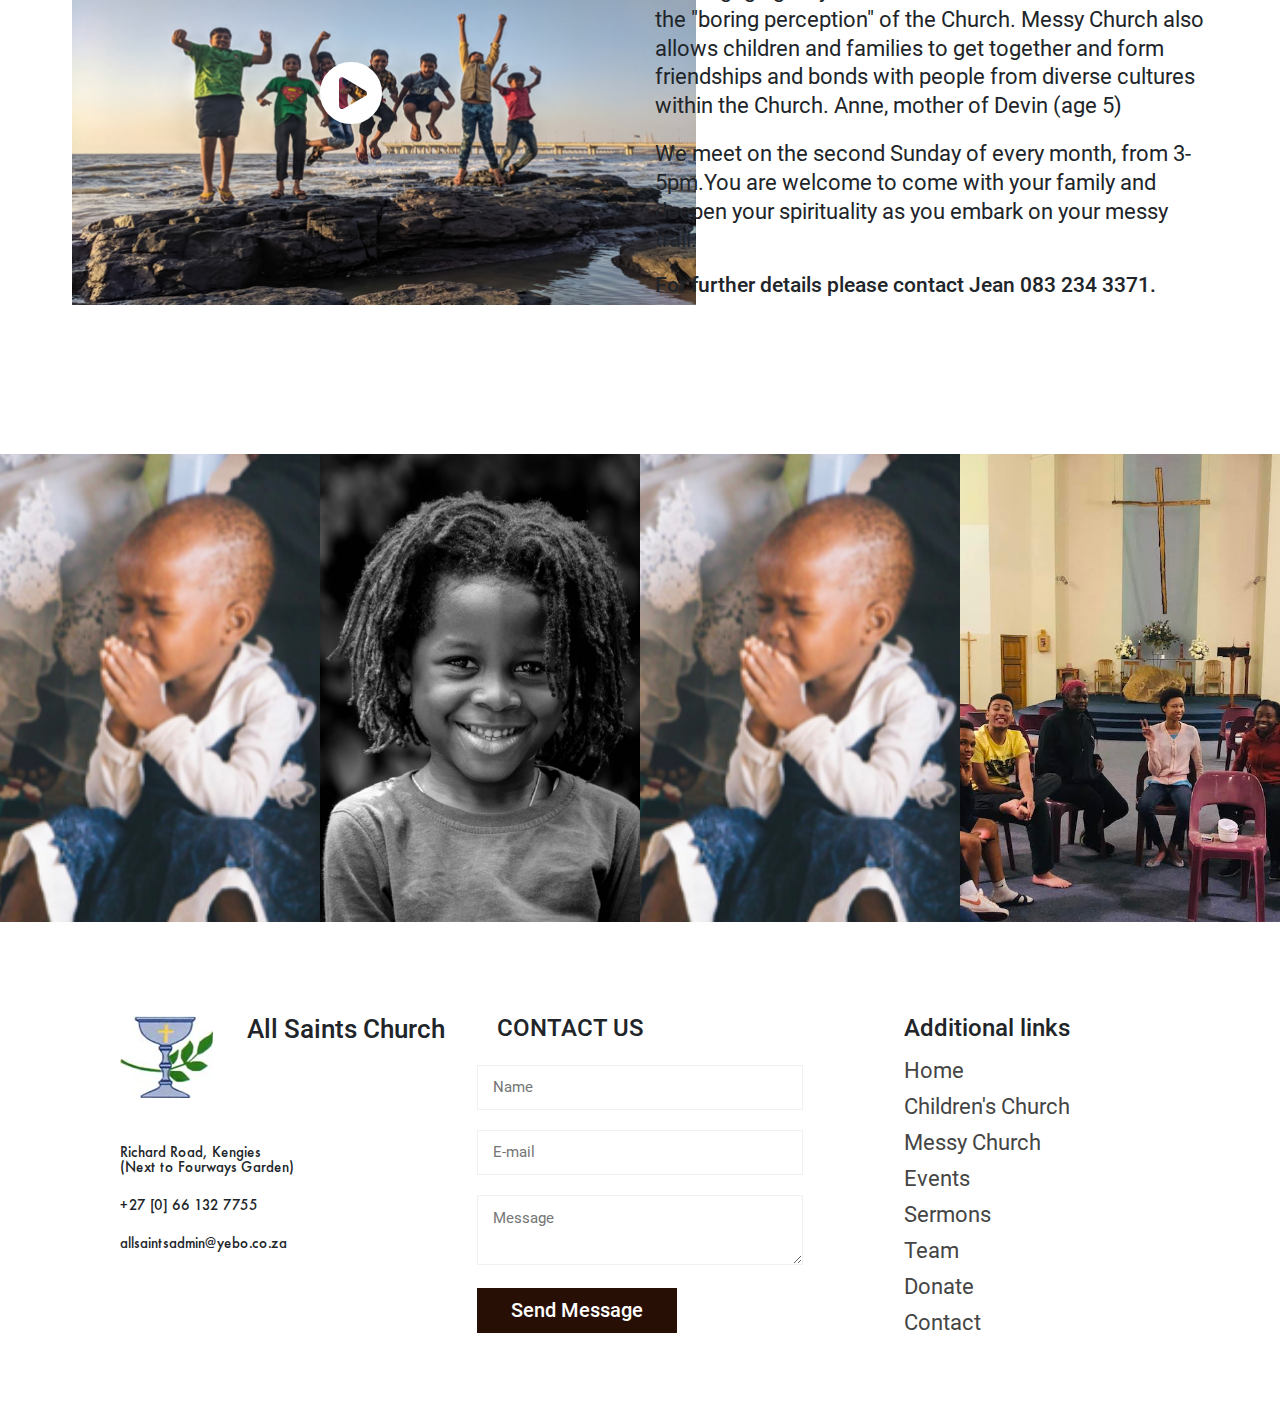
<file: messy.html>
<!DOCTYPE html>
<html lang="en">
<head>
    <meta charset="UTF-8">
    <meta name="viewport" content="width=device-width, initial-scale=1.0">
    <title>messy</title>
    <link rel="stylesheet" href="FuturaNewMedium-Reg/style.css">
    <link rel="stylesheet" href="font/stylesheet.css">
    <link rel="stylesheet" href="fontawesome-5.7.2/css/all.css">
    <link rel="stylesheet" href="bootstrap-4.3.1-dist/css/bootstrap.css">
    <link rel="stylesheet" href="style.css">
</head>
<body>


<header class="head">
    <div class="nav-contact"> 
        <div class="menuopen">
            <span></span>
            <span id="bar"></span>
            <span></span>
        </div>
        <a href="tel:CALL US +27 [0] 66 132 7755" class="call-us">CALL US +27 [0] 66 132 7755</a> 
         
   </div> 

<div class="nav-menu">
<nav class="nav">
<div class="menuclose">
    <span></span>
    <span></span>
</div>

<ul>
    <li><a href="index.html">HOME</a></li>
    <li><a href="children.html">CHILDREN'S HOME</a></li>
    <li><a href="messy.html">MESSY CHURCH</a></li>
    <li><a href="events.html">EVENTS</a></li>
    <li><a href="sermons.html">SERMONS</a></li>
    <li><a href="team.html">TEAM</a></li>
    <li><a href="donations.html">DONATE</a></li>
    <li><a href="contact.html">CONTACT</a></li>
  
   
</ul>
</nav>
</div>
</header>



<!-- start-banner-section -->
<div class="messy-banner">
<div class="banner-inner">
<p>All Saints Anglican Church</p>
<h1>Messy Church</h1>
</div>
</div>

   <section class="about-messy-church">
       <div class="container">
        
               <div class="row">
                   <div class="col-md-6 col-sm-6">
                       <img src="img/messyChurchLogo.png" alt="">
                   </div>
                   <div class="col-md-6 col-sm-6">
                       <p class="heading">Every Month</p>
                       <h2>Messy Church</h2>
                       <p>A journey to discover and your spirituality.</p>
                   </div>
               </div>
       </div>
       <div class="about-messy-details">
       <p>Create an opportunity to relax, have fun, be creative and reconnect with yourselfand your family. </p>
       <p>Messy Church is a new concept in South Africa and is tailored especially for families (both parents and children) who feel the stresses and pressure of living in Johannesburg. It is an exciting new once-monthly programme at All Saints Church, Fourways Gardens -to reach out to families and to provide an apportunity for conversation and community building- through crafts and activities, worship and a shared meal.It recognizes that our spritual journey is indeed messy.We acknowledge that formal Sunday services may be too inconvenient and formal for many people.So, we aim to provide fun and creative activities, and opportunities for fellowship and learning - where it is easy to invite a friend to join in the fun and receive God's love, and so we can minister to a wider circle than the regular church-goers.</p>
    </div>
    </section> 
    <!-- start-testimonials-section -->

    <section class="testimonials">
        <div class="row">
            
            <div class="col-md-6">
                <a href=""><i class="fas fa-play-circle fa-4x icons"></i></a>
                <img src="img/videoImage.png" alt="" srcset="">
                
            </div>
            <div class="col-md-6">
                <div class="test-infr">
                    <h4>Testimonials</h4>
                    <p class="test-details">"Messy Church gets the message of God across in a fun and engaging way for the children ie it removes a bit of the "boring perception" of the Church. Messy Church also allows children and families to get together and form friendships and bonds with people from diverse cultures within the Church. Anne, mother of Devin (age 5)</p>
                     <p class="test-details">We meet on the second Sunday of every month, from 3-5pm.You are welcome to come with your family and deepen your spirituality as you embark on your messy trail.</p>
                     <p class="further-details">For further details please contact Jean 083 234 3371.</p>
                 </div>
            </div>
        </div>
    </section>
    <!-- end-testimonials-section -->


    <div class="gallery">
        <div class="row no-gutters">
            <div class="col-md-3 col-sm-3">
                <img src="img/babyPraying.png" alt="" srcset="" class="img-fluid"> 
            </div>
            <div class="col-md-3 col-sm-3">
                <img src="img/childSmiling.png" alt="" srcset="" class="img-fluid">
            </div>
            <div class="col-md-3 col-sm-3">
                <img src="img/babyPraying.png" alt="" srcset="" class="img-fluid">
            </div>
            <div class="col-md-3 col-sm-3">
                <img src="img/childrensChurchHero.png" alt="" srcset="" class="img-fluid">
            </div>
        </div>
    </div>
    



<!-- start-footer-section -->
<section class="footer">
    <div class="container">

   
    <div class="row">
        <div class="col-md-4 col-sm-4">
            <div class="logo">
                <img src="img/logo.png" alt="" srcset="">
                <p>All Saints Church</p>
            </div>
            <div class="contact-details">
                <p>Richard Road, Kengies <span>(Next to Fourways Garden)</span></p>
                <p>+27 [0] 66 132 7755</p>
                <p>allsaintsadmin@yebo.co.za</p>
            </div>
         
        </div>
        <div class="col-md-4 col-sm-4">

            <div class="contact-form"> 
                <p>CONTACT US</p>
                <form action="#">
                <input type="text" required  placeholder="Name">
                <br>
                <input type="email" placeholder="E-mail" required> 
                <textarea name="" id="" cols="30" rows="10" placeholder="Message" required></textarea>
                <input type="submit" value="Send Message" class="send">
               
            </form>
            </div>
         
        </div>
        <div class="col-md-4 col-sm-4">
            <div class="additional-infr">
            <p class="additional-infr-heading">Additional links</p>
            <div class="links">
              <a href="index.html">Home</a>
              <a href="children.html">Children's Church</a>
              <a href="messy.html">Messy Church</a>
              <a href="events.html">Events</a>
              <a href="sermons.html">Sermons</a>
              <a href="team.html">Team</a>
              <a href="donations.html">Donate</a>
              <a href="contact.html">Contact</a>
            </div>
            
            
        </div>
    </div>
    </div>
</div>

</section>
<!-- end-footer-section -->



    <script src="bootstrap-4.3.1-dist/js/bootstrap.bundle.min.js"></script>
    <script src="js/jquery.js"></script>
    <script src="main.js"></script>
</body>
</html>
</file>
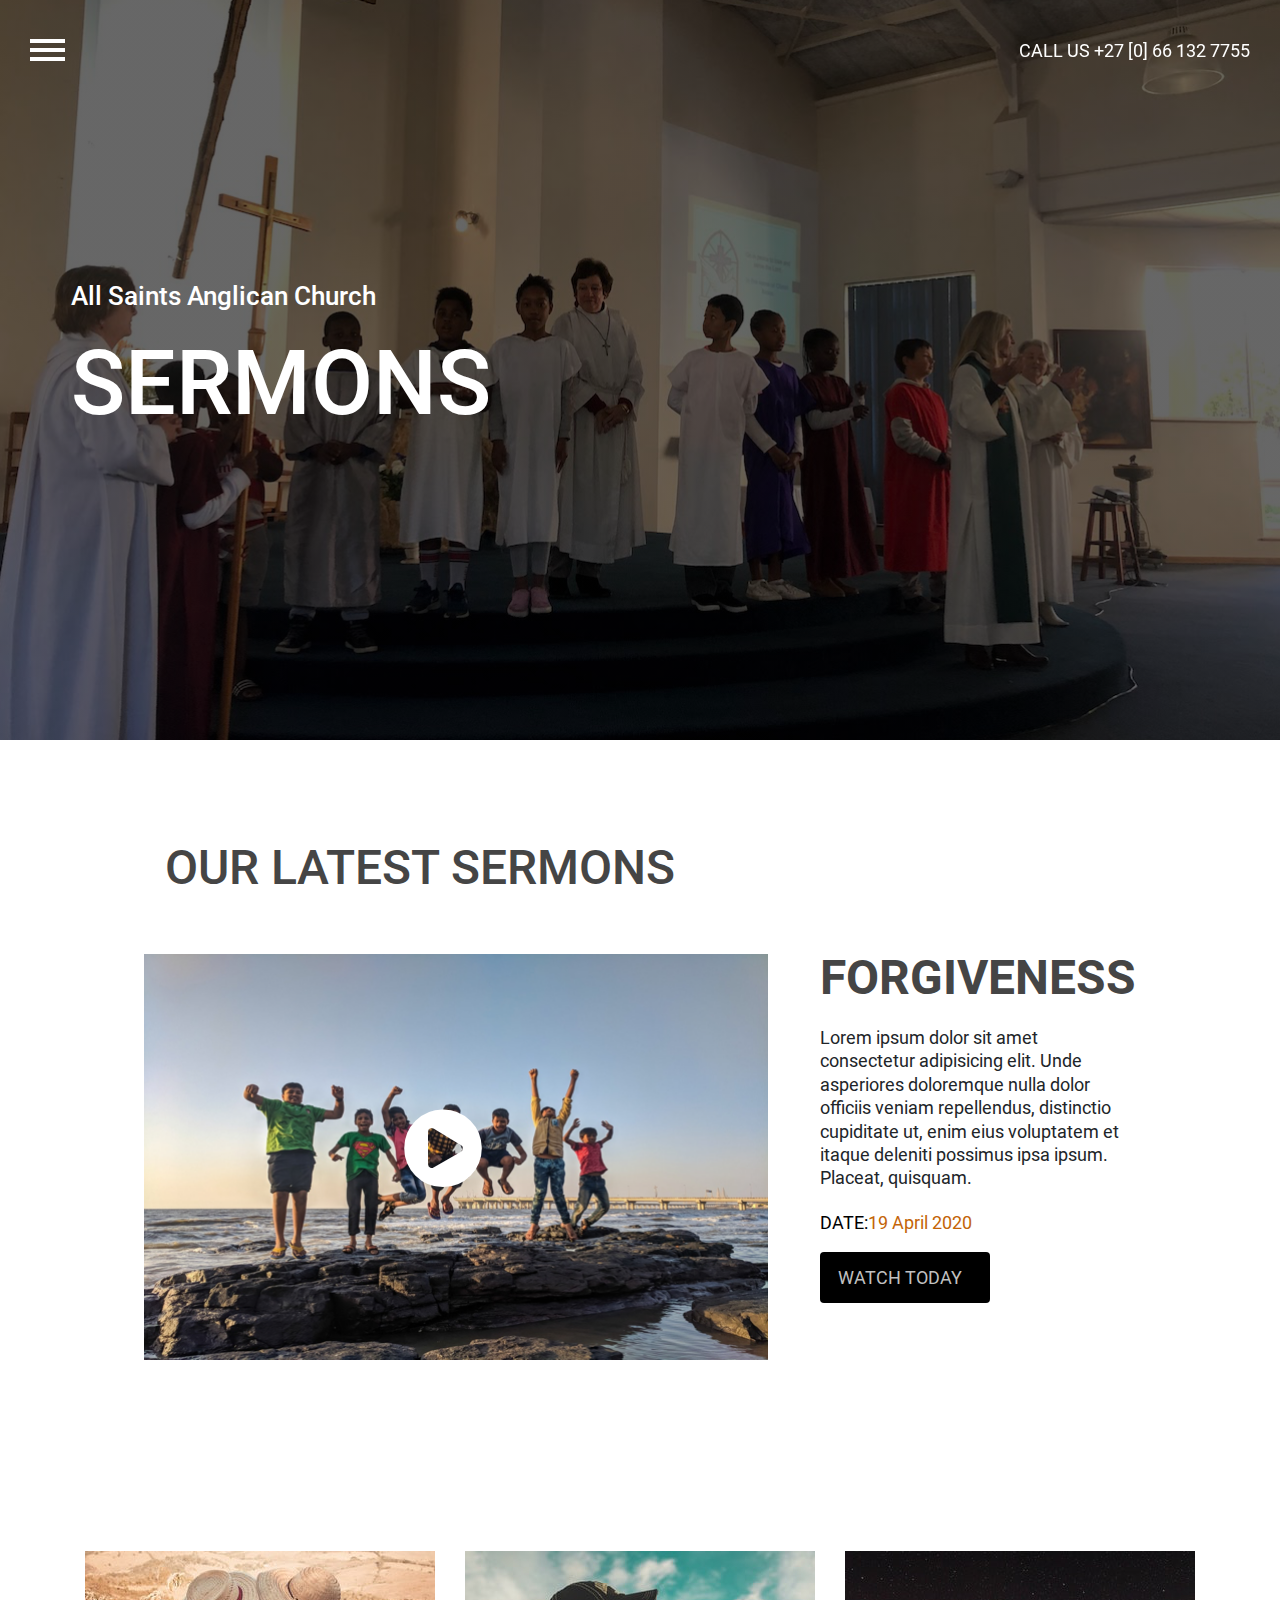
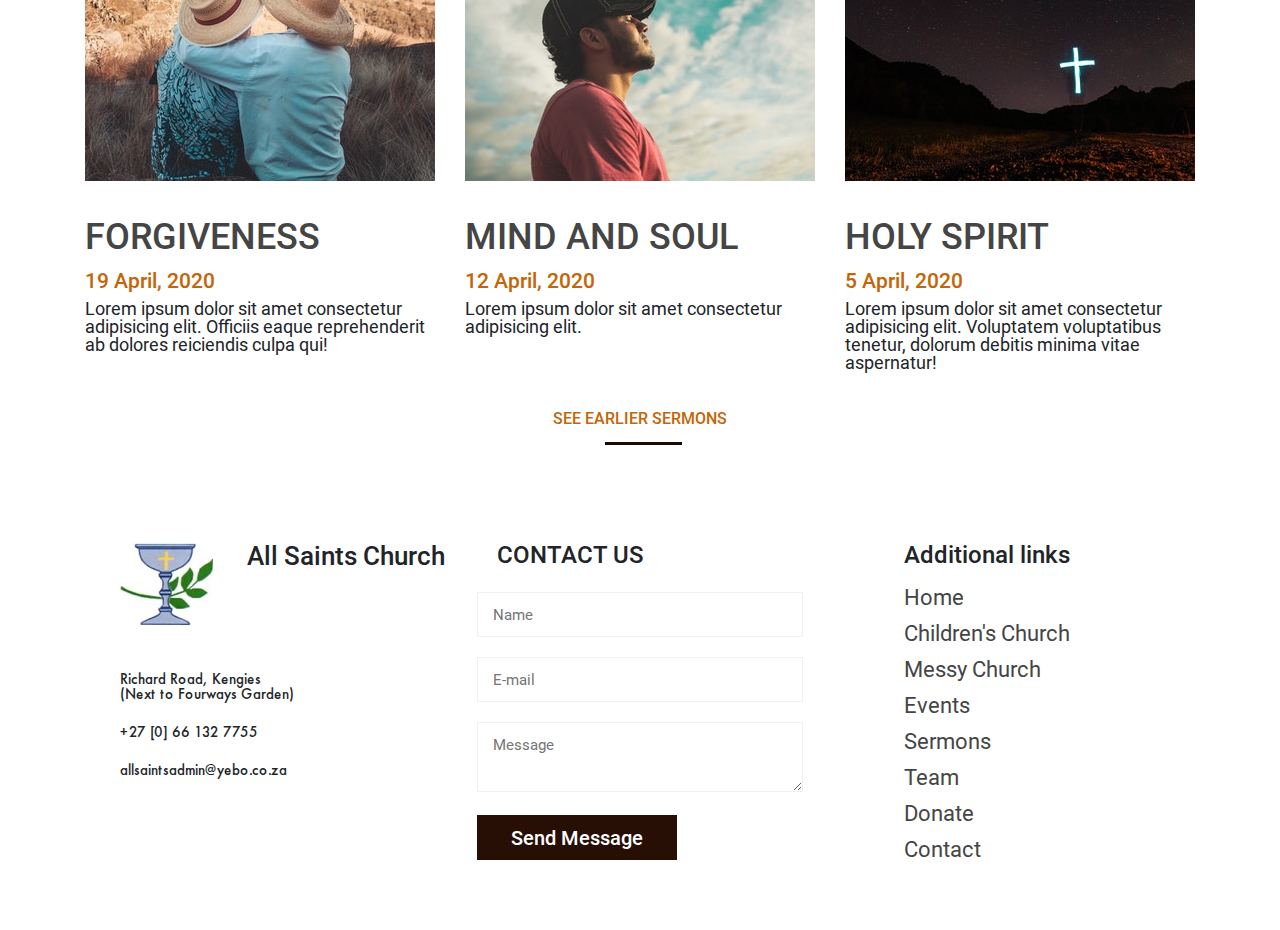
<file: sermons.html>
<!DOCTYPE html>
<html lang="en">
<head>
    <meta charset="UTF-8">
    <meta name="viewport" content="width=device-width, initial-scale=1.0">
    <title>sermons</title>
    <link rel="stylesheet" href="FuturaNewMedium-Reg/style.css">
    <link rel="stylesheet" href="font/stylesheet.css">
    <link rel="stylesheet" href="fontawesome-5.7.2/css/all.css">
    <link rel="stylesheet" href="bootstrap-4.3.1-dist/css/bootstrap.css">
    <link rel="stylesheet" href="style.css">
</head>
<body>

<!-- header -->

<header class="head">
            <div class="nav-contact"> 
                <div class="menuopen">
                    <span></span>
                    <span id="bar"></span>
                    <span></span>
                </div>
                <a href="tel:CALL US +27 [0] 66 132 7755" class="call-us">CALL US +27 [0] 66 132 7755</a> 
            </div>

                
           </div> 
        
    <div class="nav-menu">
    <nav class="nav">
        <div class="menuclose">
            <span></span>
            <span></span>
        </div>

        <ul>
            <li><a href="index.html">HOME</a></li>
            <li><a href="children.html">CHILDREN'S CHURCH</a></li>
            <li><a href="messy.html">MESSY CHURCH</a></li>
            <li><a href="events.html">EVENTS</a></li>
            <li><a href="index.html">SERMONS</a></li>
            <li><a href="team.html">TEAM</a></li>
            <li><a href="donations.html">DONATE</a></li>
            <li><a href="contact.html">CONTACT</a></li>
          
           
        </ul>
    </nav>
</div>
</header>
<!-- header -->


<!-- start-banner-section -->
<div class="sermons-banner">
    <div class="banner-inner">
        <p>All Saints Anglican Church</p>
        <h1>SERMONS</h1>
    </div>
</div>

<!-- start-our latest semons -->

<section class="our-latest-semons">
    <h2 class="sermon-heading">OUR LATEST SERMONS</h2>

    <div class="sermons-details">
        <div class="sermons-img">
       <a href=""><i class="fas fa-play-circle fa-4x icon2"></i></a>
   
       <a href="https://www.youtube.com/channel/UCDdbRiZXkGkABvafYg4x_vg" class="s-img"><img src="img/videoImage.png" alt=""> </a> 
        </div>
   
       <div class="sermons-inner">
        <a href="https://www.youtube.com/channel/UCDdbRiZXkGkABvafYg4x_vg" class="sermon-heading2">FORGIVENESS</a>
        <p class="sermon-infr">Lorem ipsum dolor sit amet consectetur adipisicing elit. Unde asperiores doloremque nulla dolor officiis veniam repellendus, distinctio cupiditate ut, enim eius voluptatem et itaque deleniti possimus ipsa ipsum. Placeat, quisquam.</p>
         <a href="https://www.youtube.com/channel/UCDdbRiZXkGkABvafYg4x_vg" class="date">DATE:<span>19 April 2020</span></a>
           <br>
         <a href="https://www.youtube.com/channel/UCDdbRiZXkGkABvafYg4x_vg" class="btn">WATCH TODAY</a>
    </div>
</div>

</section>



<!-- latest-sermons -->

<section class="latest-semons" id="s-section"> 
    <a href=""></a>
    <div class="container">
       
        <div class="row">
            <div class="col-md-4 col-sm-4">
                <a href="https://www.youtube.com/channel/UCDdbRiZXkGkABvafYg4x_vg"><img src="img/twoPeople.png" alt="" srcset="" class="img-fluid s-img2"></a>
                <a href="https://www.youtube.com/channel/UCDdbRiZXkGkABvafYg4x_vg" class="heading3">FORGIVENESS</a>
               <a href="https://www.youtube.com/channel/UCDdbRiZXkGkABvafYg4x_vg" class="date">19 April, 2020</a>
                    <p class="sermon-details">Lorem ipsum dolor sit amet consectetur adipisicing elit. Officiis eaque reprehenderit ab dolores reiciendis culpa qui!</p>
            </div>
            <div class="col-md-4 col-sm-4">
                <a href="https://www.youtube.com/channel/UCDdbRiZXkGkABvafYg4x_vg"> <img src="img/manInhat.png" alt="" srcset="" class="img-fluid s-img22"></a>
               <a href="https://www.youtube.com/channel/UCDdbRiZXkGkABvafYg4x_vg" class="heading3">MIND AND SOUL</a>
                <a href="https://www.youtube.com/channel/UCDdbRiZXkGkABvafYg4x_vg" class="date">12 April, 2020</a>
                <p class="sermon-details">Lorem ipsum dolor sit amet consectetur adipisicing elit.</p>
            </div>
            <div class="col-md-4 col-sm-4">
                <a href="https://www.youtube.com/channel/UCDdbRiZXkGkABvafYg4x_vg"><img src="img/lighted-cross-decor-3073565.png" alt="" srcset="" class="img-fluid s-img2"></a>
                 <a href="https://www.youtube.com/channel/UCDdbRiZXkGkABvafYg4x_vg" class="heading3">HOLY SPIRIT</a>
                <a href="https://www.youtube.com/channel/UCDdbRiZXkGkABvafYg4x_vg" class="date"> 5 April, 2020</a>
                <p class="sermon-details">Lorem ipsum dolor sit amet consectetur adipisicing elit. Voluptatem voluptatibus tenetur, dolorum debitis minima vitae aspernatur!</p>
            </div>
        </div>
        <a href="https://www.youtube.com/channel/UCDdbRiZXkGkABvafYg4x_vg" class="see-earlier text-center">SEE EARLIER SERMONS</a>
        <div class="line"></div>
    </div>

</section>

<!-- end -->

<!-- start-footer-section -->
<section class="footer">
    <div class="container">

   
    <div class="row">
        <div class="col-md-4 col-sm-4">
            <div class="logo">
                <img src="img/logo.png" alt="" srcset="">
                <p>All Saints Church</p>
            </div>
            <div class="contact-details">
                <p>Richard Road, Kengies <span>(Next to Fourways Garden)</span></p>
                <p>+27 [0] 66 132 7755</p>
                <p>allsaintsadmin@yebo.co.za</p>
            </div>
         
        </div>
        <div class="col-md-4 col-sm-4">
    

            <div class="contact-form"> 
                <p>CONTACT US</p>
                <form action="#">
                <input type="text" required  placeholder="Name">
                <br>
                <input type="email" placeholder="E-mail" required> 
                <textarea name="" id="" cols="30" rows="10" placeholder="Message" required></textarea>
                <input type="submit" value="Send Message" class="send">
               
            </form>
            </div>
         
        </div>
        <div class="col-md-4 col-sm-4">
            <div class="additional-infr">
            <p class="additional-infr-heading">Additional links</p>
            <div class="links">
              <a href="index.html">Home</a>
              <a href="children.html">Children's Church</a>
              <a href="messy.html">Messy Church</a>
              <a href="events.html">Events</a>
              <a href="sermons.html">Sermons</a>
              <a href="team.html">Team</a>
              <a href="donations.html">Donate</a>
              <a href="contact.html">Contact</a>
            </div>
            
            
        </div>
    </div>
    </div>
</div>

</section>
<!-- end-footer-section -->

    
        <script src="bootstrap-4.3.1-dist/js/bootstrap.bundle.min.js"></script>
        <script src="js/jquery.js"></script>
        <script src="main.js"></script>


    </body>
    </html>
</file>
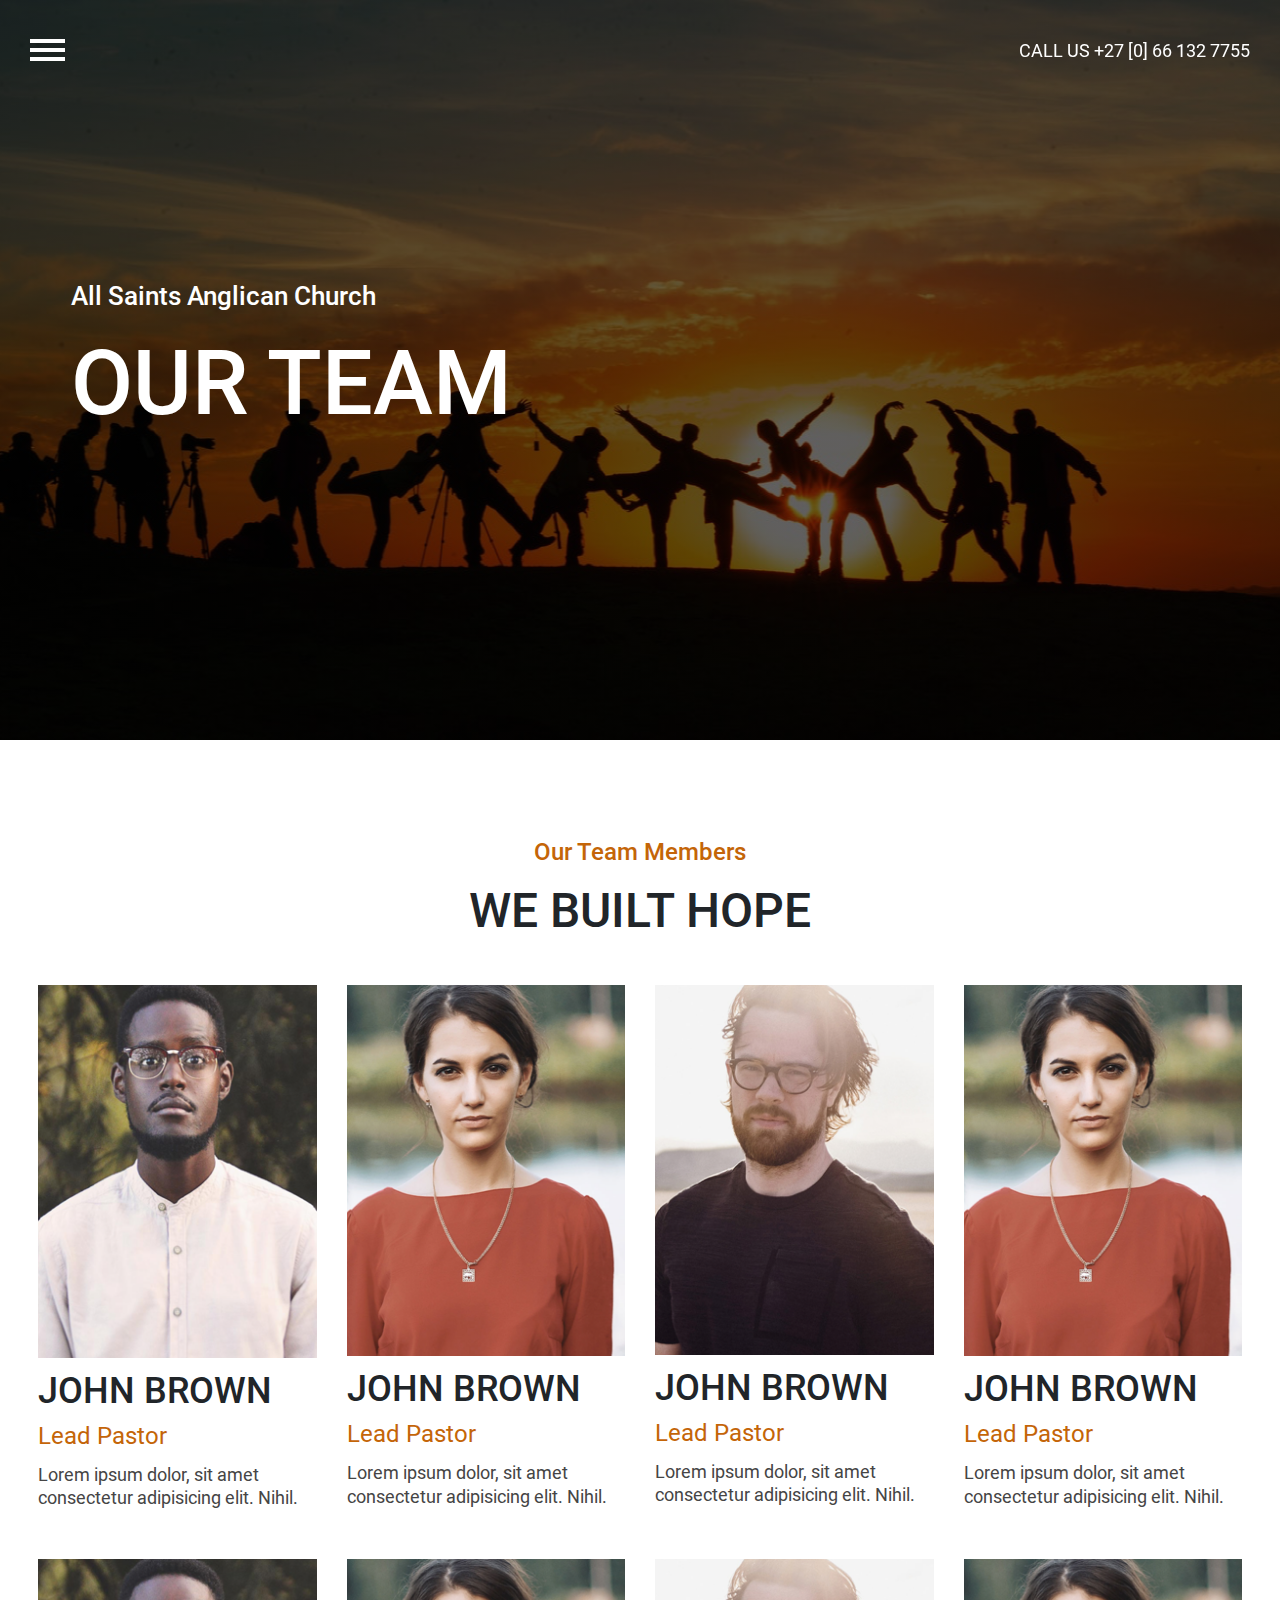
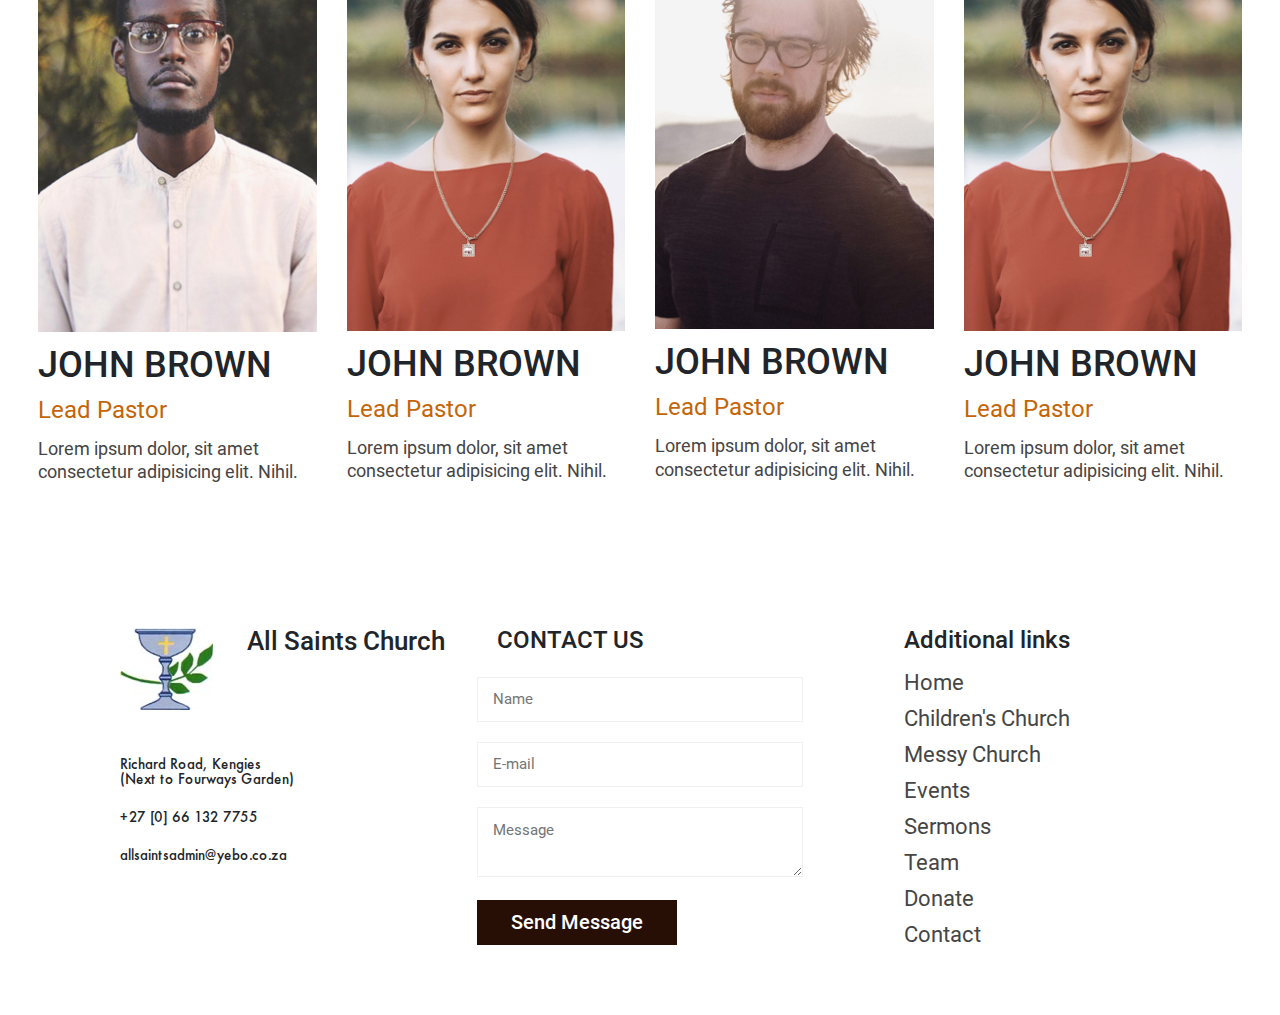
<file: team.html>
<!DOCTYPE html>
<html lang="en">
<head>
    <meta charset="UTF-8">
    <meta name="viewport" content="width=device-width, initial-scale=1.0">
    <title>team</title>
    <link rel="stylesheet" href="FuturaNewMedium-Reg/style.css">
    <link rel="stylesheet" href="font/stylesheet.css">
    <link rel="stylesheet" href="fontawesome-5.7.2/css/all.css">
    <link rel="stylesheet" href="bootstrap-4.3.1-dist/css/bootstrap.css">
    <link rel="stylesheet" href="style.css">
</head>
<body>
    
<!-- header -->

<header class="head">
    <div class="nav-contact"> 
        <div class="menuopen">
            <span></span>
            <span id="bar"></span>
            <span></span>
        </div>
        <a href="tel:CALL US +27 [0] 66 132 7755" class="call-us">CALL US +27 [0] 66 132 7755</a> 
    </div>
   </div> 

<div class="nav-menu">
<nav class="nav">
<div class="menuclose">
    <span></span>
    <span></span>
</div>

<ul>
    <li><a href="index.html">HOME</a></li>
    <li><a href="children.html">CHILDREN'S CHURCH</a></li>
    <li><a href="messy.html">MESSY CHURCH</a></li>
    <li><a href="events.html">EVENTS</a></li>
    <li><a href="sermons.html">SERMONS</a></li>
    <li><a href="team.html">TEAM</a></li>
    <li><a href="donations.html">DONATE</a></li>
    <li><a href="contact.html">CONTACT</a></li>
  
   
</ul>
</nav>
</div>
</header>

<!-- end -->

<!-- banner -->
    
<div class="event-banner">
    <div class="events-banner-inner">
        <p>All Saints Anglican Church</p>
        <h1>OUR TEAM</h1>
    </div>
</div>
<!-- end -->


<!-- start-our-team -->
<section class="the-team">

        <h3 class="header">Our Team Members</h3>
        <h2>WE BUILT HOPE</h2>
    <div class="row d-flex justify-content-evenly ">
        <div class="col-lg-3 col-sm-3">
            <div class="t "> 

           
            <img src="img/h1-team-4.png" alt="" class="img-fluid"> 
            <div class="team-details">
                <h3>JOHN BROWN</h3>
                <p class="lead-pastor">Lead Pastor</p>
                <p class="pastor-infr">Lorem ipsum dolor, sit amet consectetur adipisicing elit. Nihil.</p>
            </div>
        </div>
        </div>
        <div class="col-lg-3 col-sm-3">
            <div class="t"> 
            <img src="img/h1-team-2.png" alt="" srcset="" class="img-fluid">
            <div class="team-inner">
                <h3>JOHN BROWN</h3>
                <p class="lead-pastor">Lead Pastor</p>
                <p class="pastor-infr">Lorem ipsum dolor, sit amet consectetur adipisicing elit. Nihil.</p>
            </div>
            </div>
        </div>
        <div class="col-lg-3 col-sm-3">
            <div class="t"> 
            <img src="img/team-img-3.png" alt=""class="img-fluid" >
            <div class="team-inner">
                <h3>JOHN BROWN</h3>
                <p class="lead-pastor">Lead Pastor</p>
                <p class="pastor-infr">Lorem ipsum dolor, sit amet consectetur adipisicing elit. Nihil.</p>
            </div>
            </div>
        </div>
        <div class="col-lg-3 col-sm-3">
            <div class="t"> 
            <img src="img/h1-team-2.png" alt="" class="img-fluid">
            <div class="team-inner">
                <h3>JOHN BROWN</h3>
                <p class="lead-pastor">Lead Pastor</p>
                <p class="pastor-infr">Lorem ipsum dolor, sit amet consectetur adipisicing elit. Nihil.</p>
            </div>
        </div>
        </div>
        <div class="col-lg-3 col-sm-3">
            <div class="t">

           
            <img src="img/h1-team-4.png" alt=""class="img-fluid">
            <div class="team-inner">
                <h3>JOHN BROWN</h3>
                <p class="lead-pastor">Lead Pastor</p>
                <p class="pastor-infr">Lorem ipsum dolor, sit amet consectetur adipisicing elit. Nihil.</p>
            </div>
        </div>
        </div>

        <div class="col-lg-3 col-sm-3">
            <div class="t">

            
            <img src="img/h1-team-2.png" alt="" srcset=""class="img-fluid">
            <div class="team-inner">
                <h3>JOHN BROWN</h3>
                <p class="lead-pastor">Lead Pastor</p>
                <p class="pastor-infr">Lorem ipsum dolor, sit amet consectetur adipisicing elit. Nihil.</p>
            </div>
            </div>
        </div>
        <div class="col-lg-3 col-sm-3">
            <div class="t">
            <img src="img/team-img-3.png" alt=""class="img-fluid">
            <div class="team-inner">
                <h3>JOHN BROWN</h3>
                <p class="lead-pastor">Lead Pastor</p>
                <p class="pastor-infr">Lorem ipsum dolor, sit amet consectetur adipisicing elit. Nihil.</p>
            </div>
            </div>
        </div>
        <div class="col-lg-3 col-sm-3">
            <div class="t">
            <img src="img/h1-team-2.png" alt=""class="img-fluid">
            <div class="team-inner">
                <h3>JOHN BROWN</h3>
                <p class="lead-pastor">Lead Pastor</p>
                <p class="pastor-infr"> Lorem ipsum dolor, sit amet consectetur adipisicing elit. Nihil.</p>
            </div>
            </div>
        </div>
    </div> 

</section>

<!-- end -->



<!-- start-footer-section -->
<section class="footer">
    <div class="container">

   
    <div class="row">
        <div class="col-md-4 col-sm-4">
            <div class="logo">
                <img src="img/logo.png" alt="" srcset="">
                <p>All Saints Church</p>
            </div>
            <div class="contact-details">
                <p>Richard Road, Kengies <span>(Next to Fourways Garden)</span></p>
                <p>+27 [0] 66 132 7755</p>
                <p>allsaintsadmin@yebo.co.za</p>
            </div>
         
        </div>
        <div class="col-md-4 col-sm-4">


            <div class="contact-form"> 
                <p>CONTACT US</p>
                <form action="#">
                <input type="text" required  placeholder="Name">
                <br>
                <input type="email" placeholder="E-mail" required> 
                <textarea name="" id="" cols="30" rows="10" placeholder="Message" required></textarea>
                <input type="submit" value="Send Message" class="send">
               
            </form>
            </div>
         
        </div>
        <div class="col-md-4 col-sm-4">
            <div class="additional-infr">
            <p class="additional-infr-heading">Additional links</p>
            <div class="links">
              <a href="index.html">Home</a>
              <a href="children.html">Children's Church</a>
              <a href="messy.html">Messy Church</a>
              <a href="events.html">Events</a>
              <a href="sermons.html">Sermons</a>
              <a href="team.html">Team</a>
              <a href="donations.html">Donate</a>
              <a href="contact.html">Contact</a>
            </div>
            
            
        </div>
    </div>
    </div>
</div>

</section>
<!-- end-footer-section -->



    <script src="bootstrap-4.3.1-dist/js/bootstrap.bundle.min.js"></script>
    <script src="js/jquery.js"></script>
    <script src="main.js"></script>
</body>
</html>
</file>
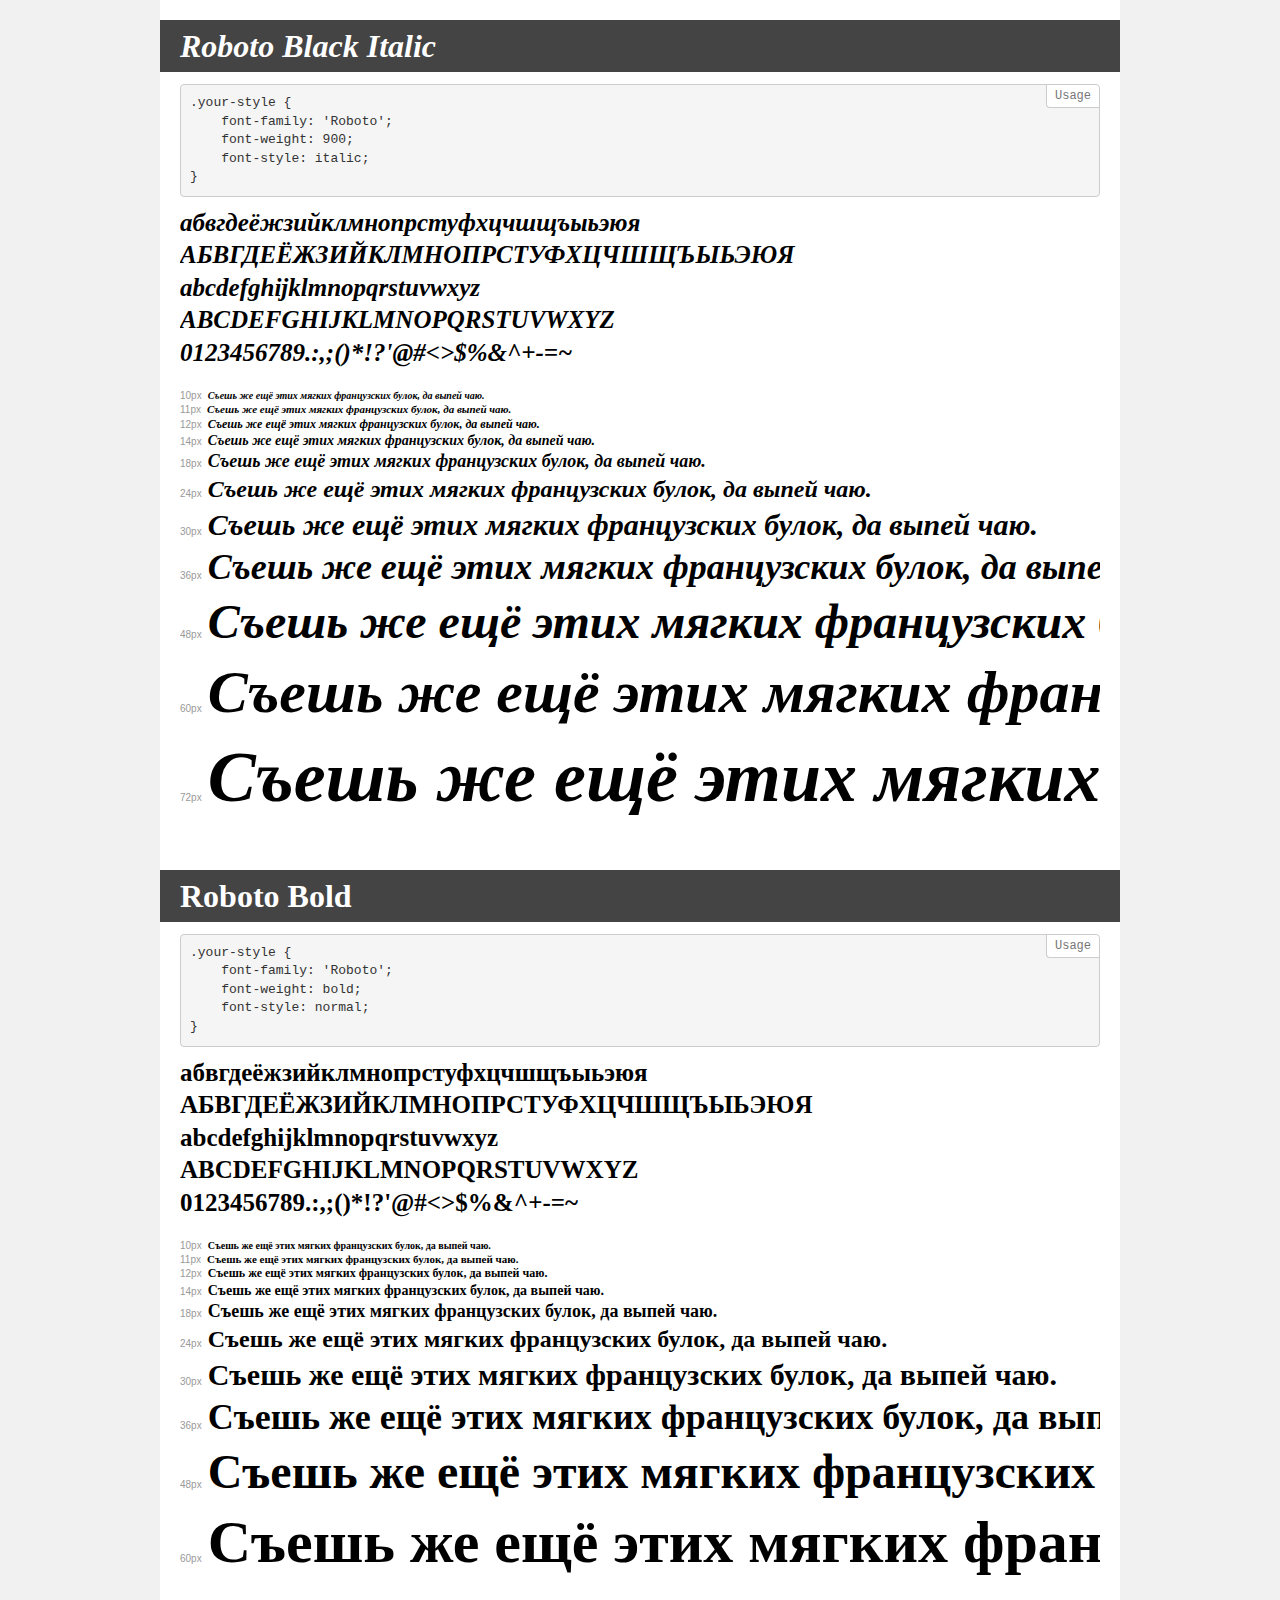
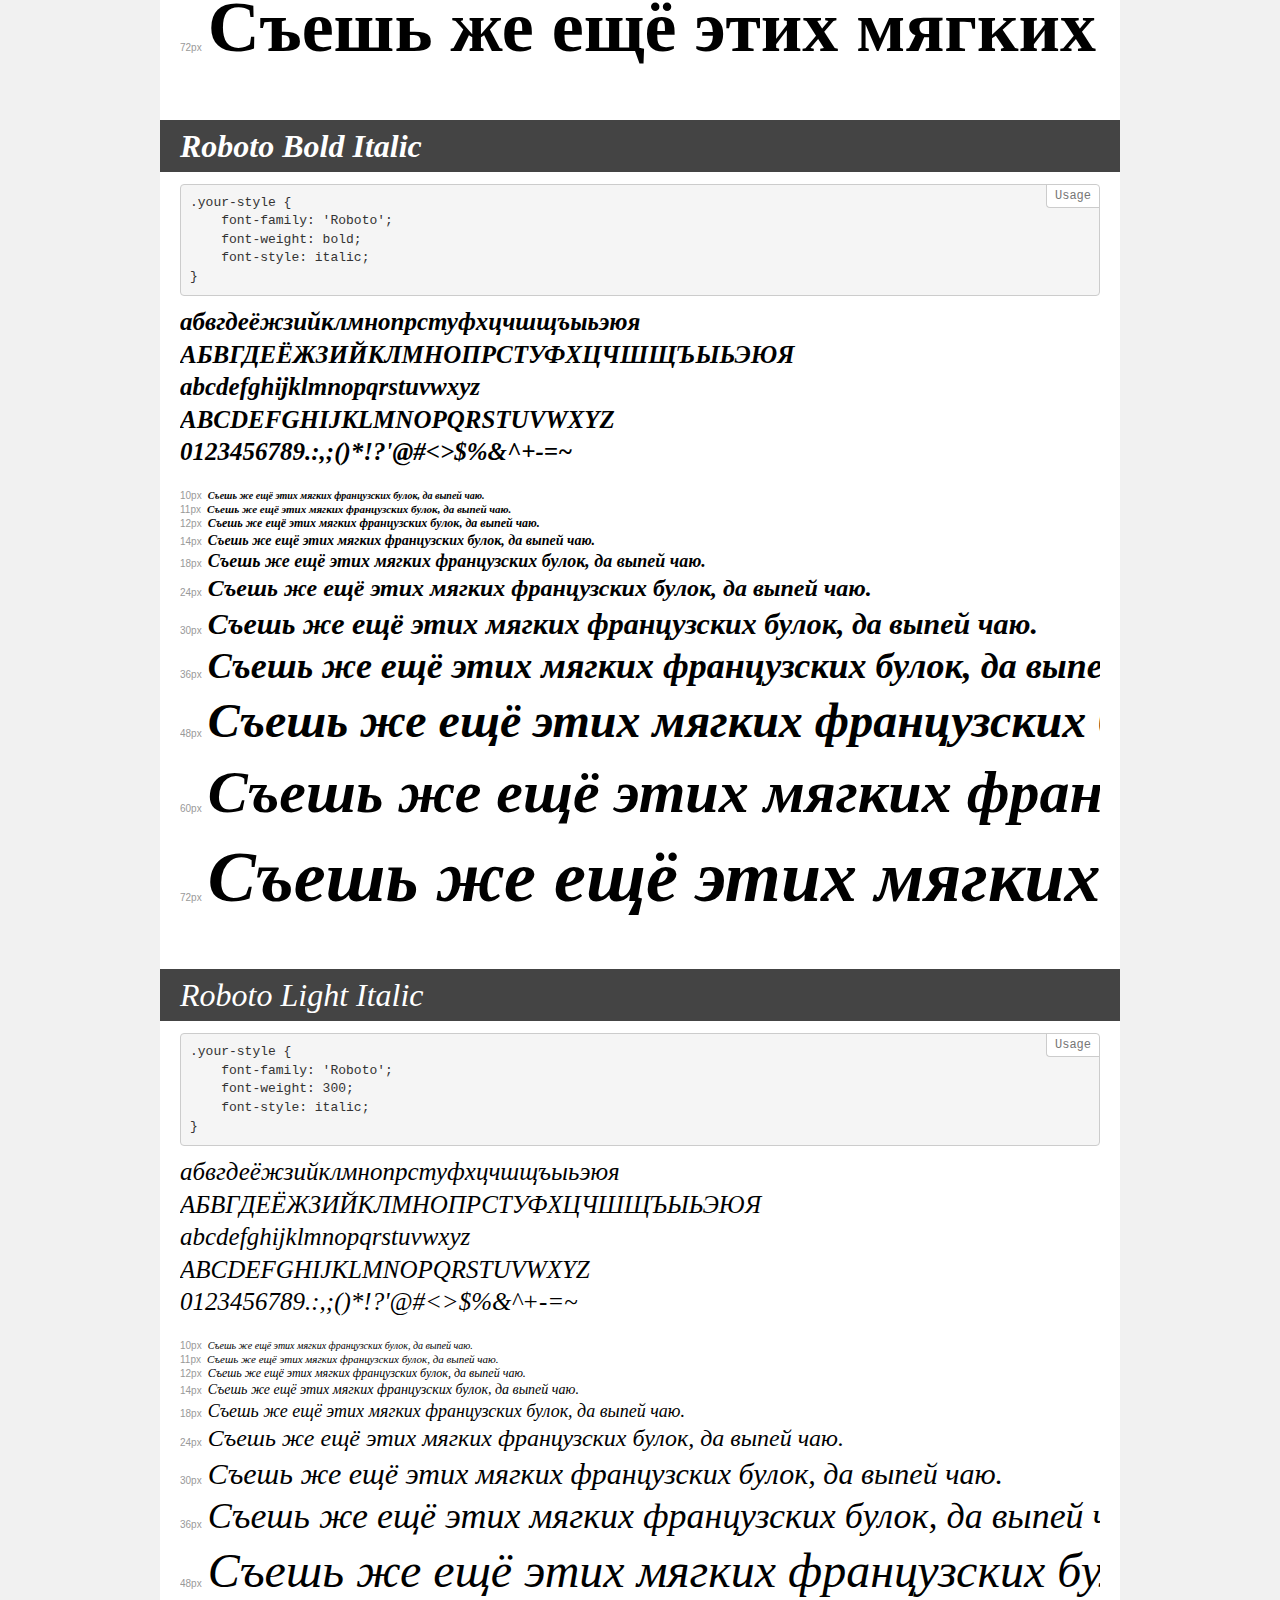
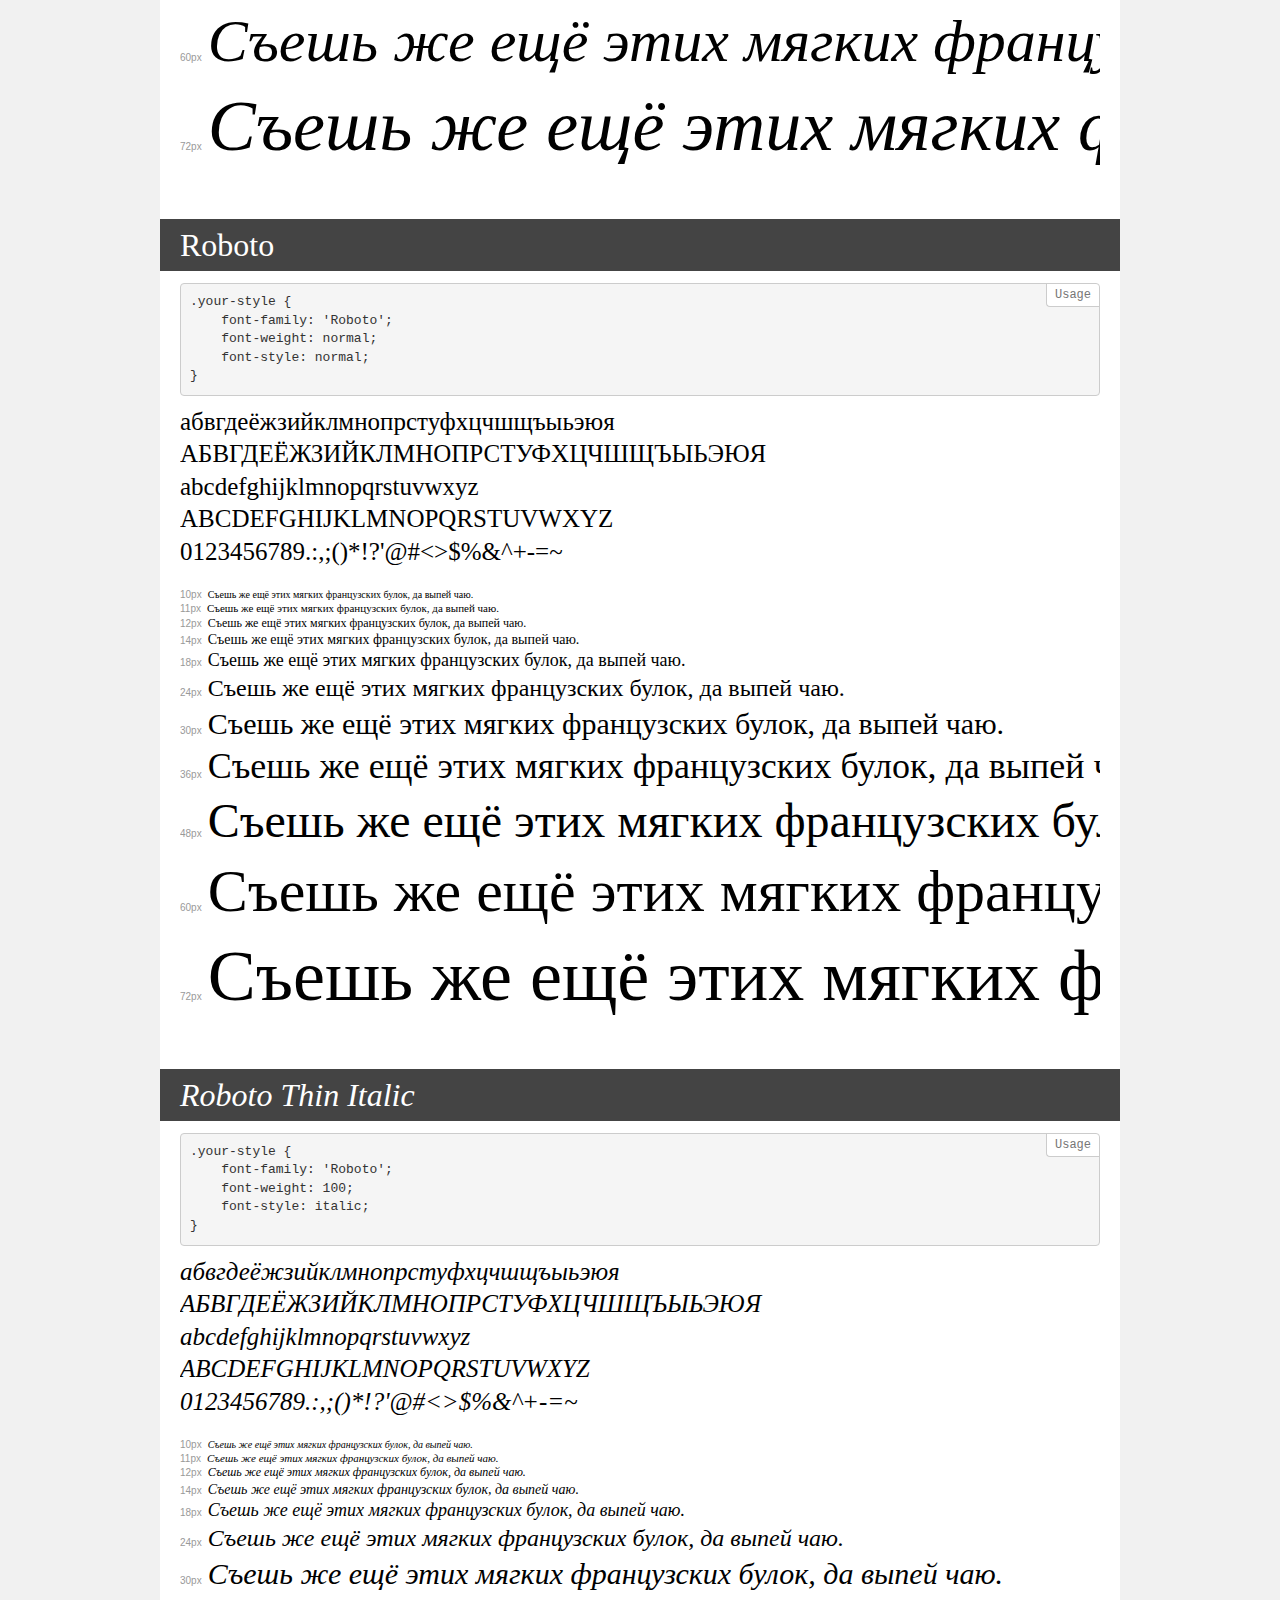
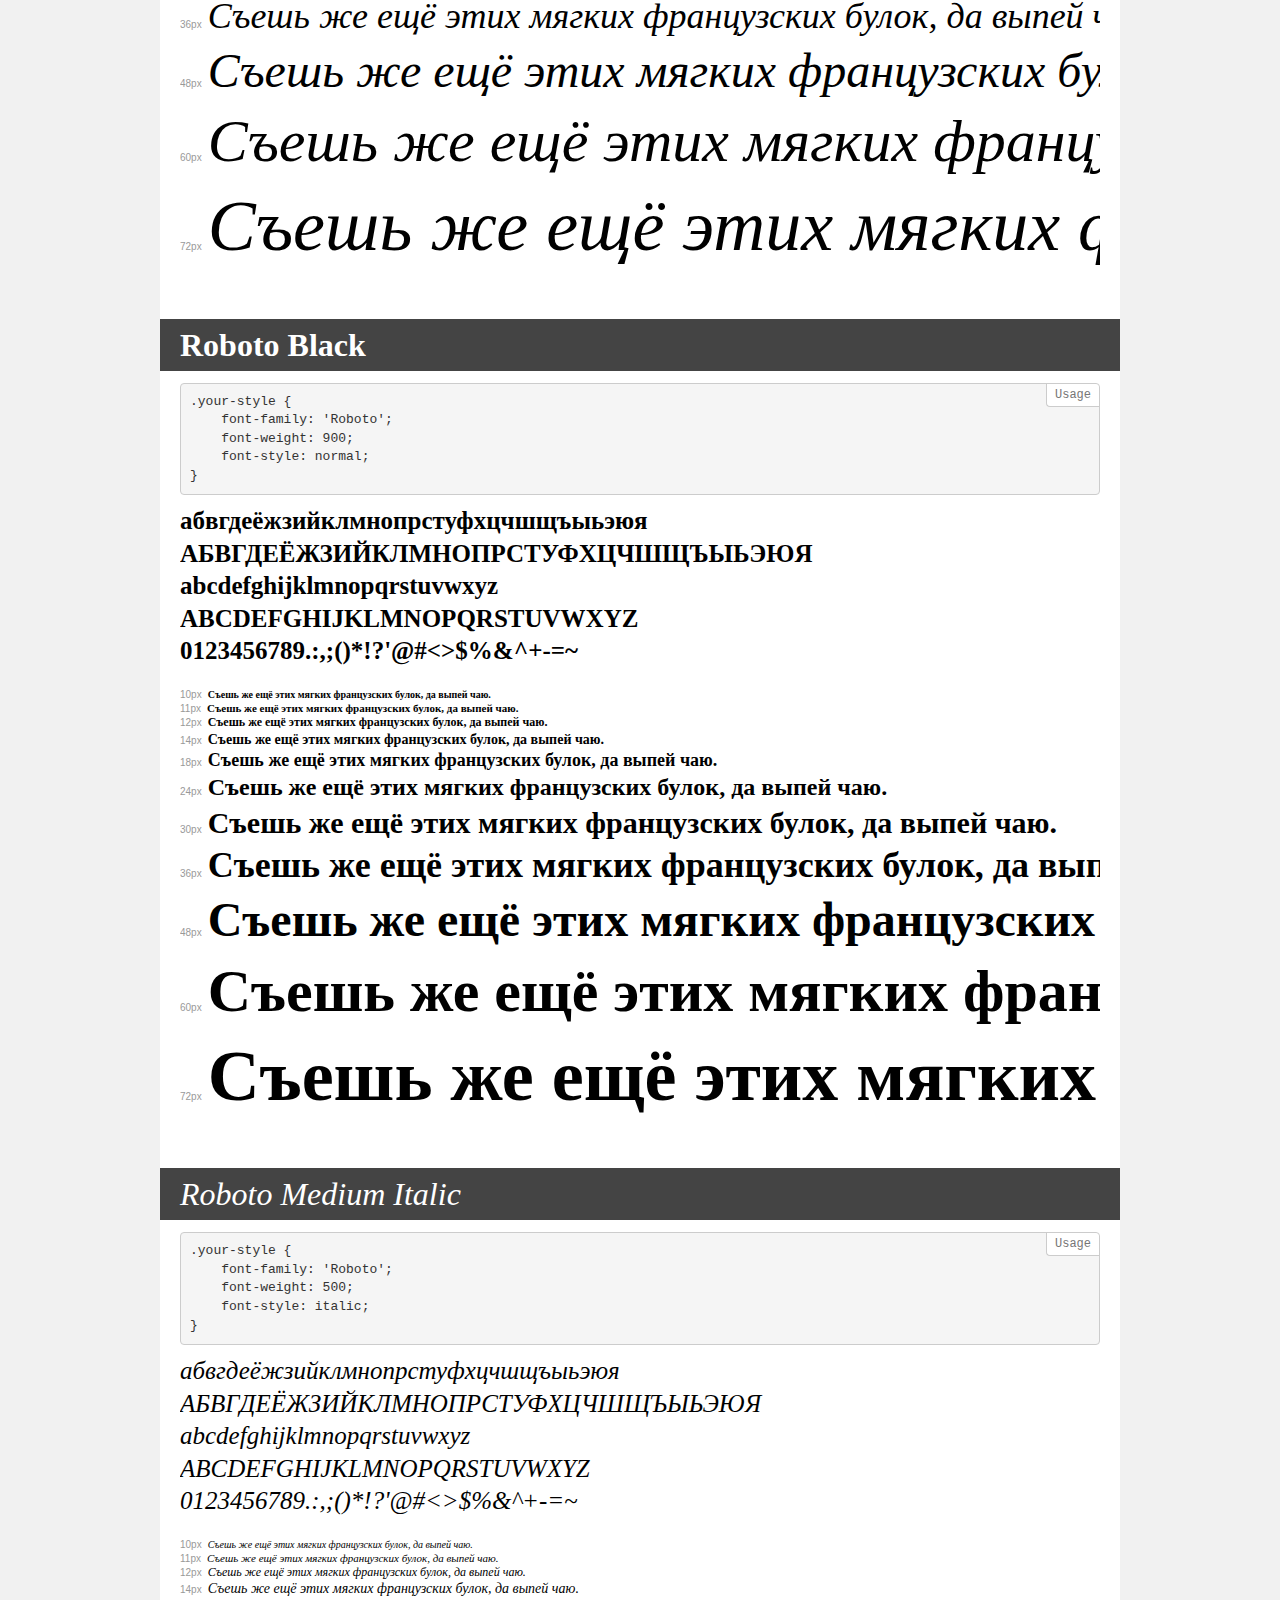
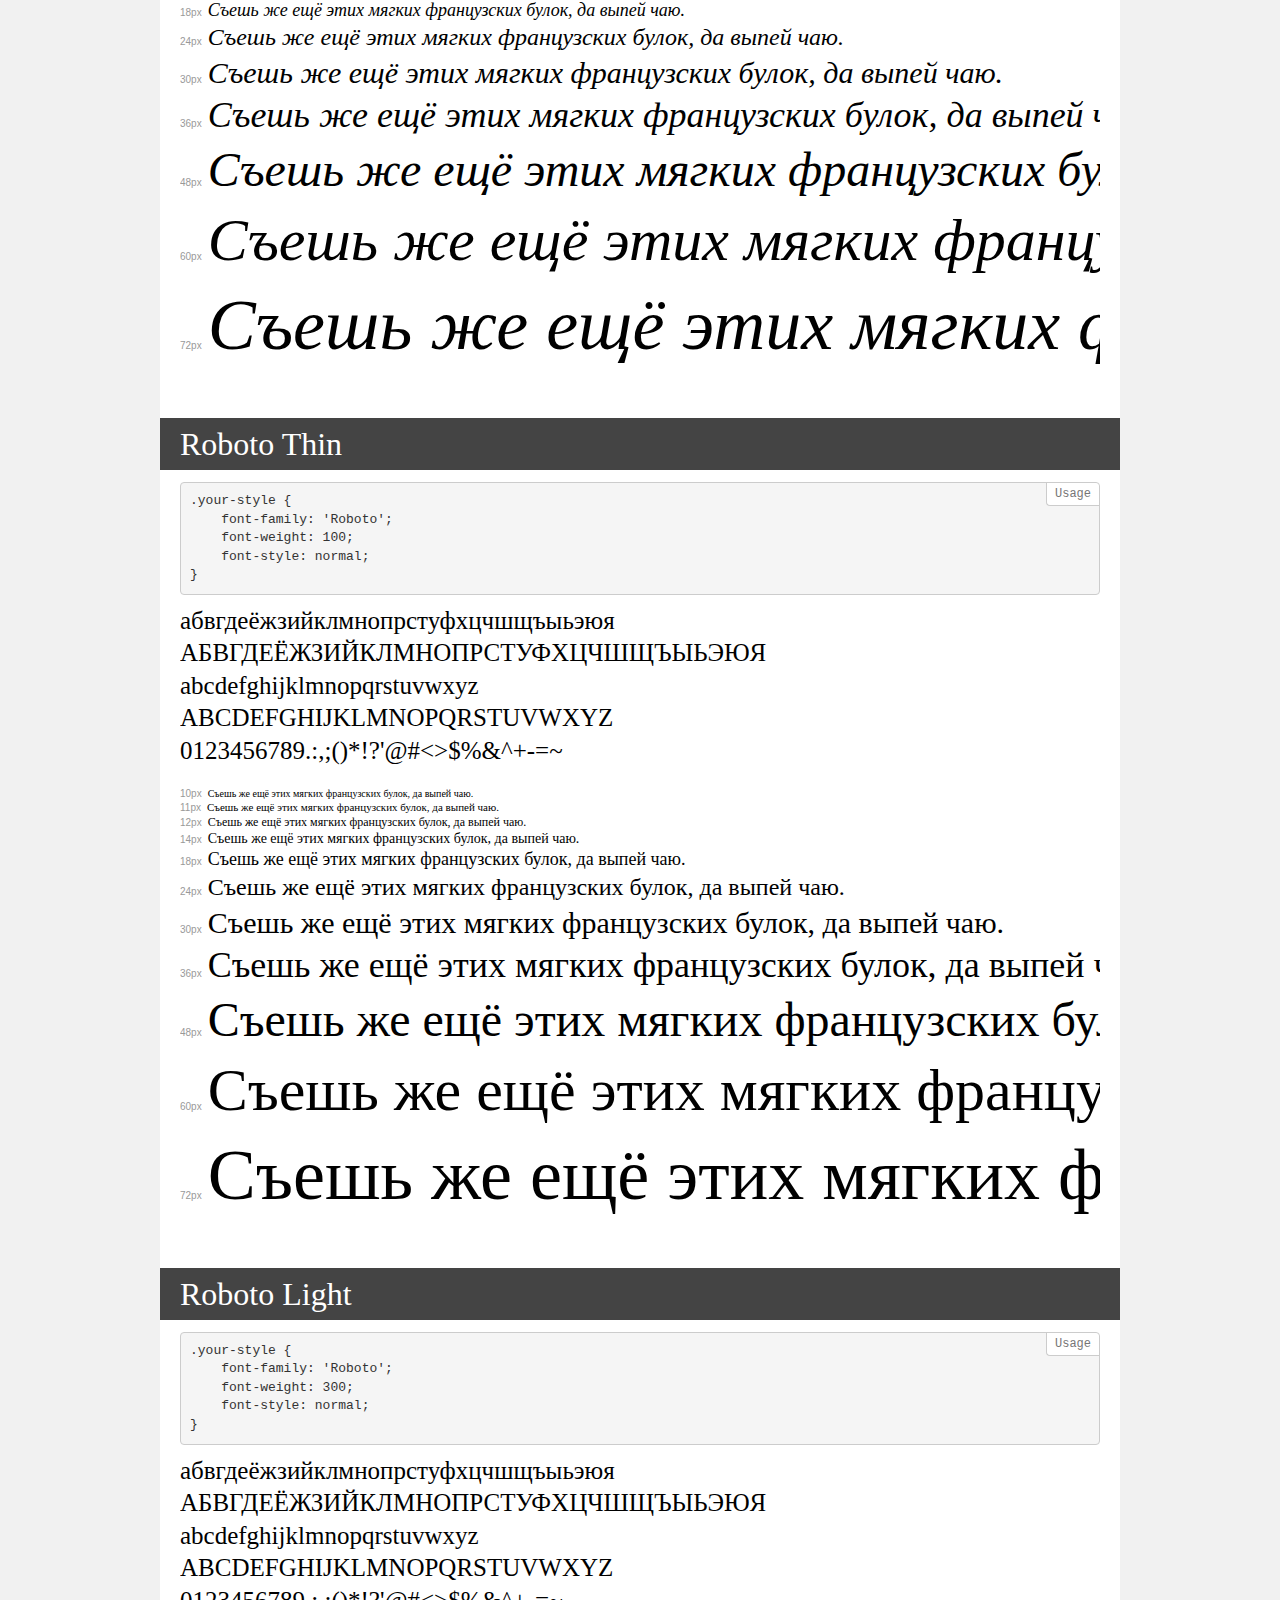
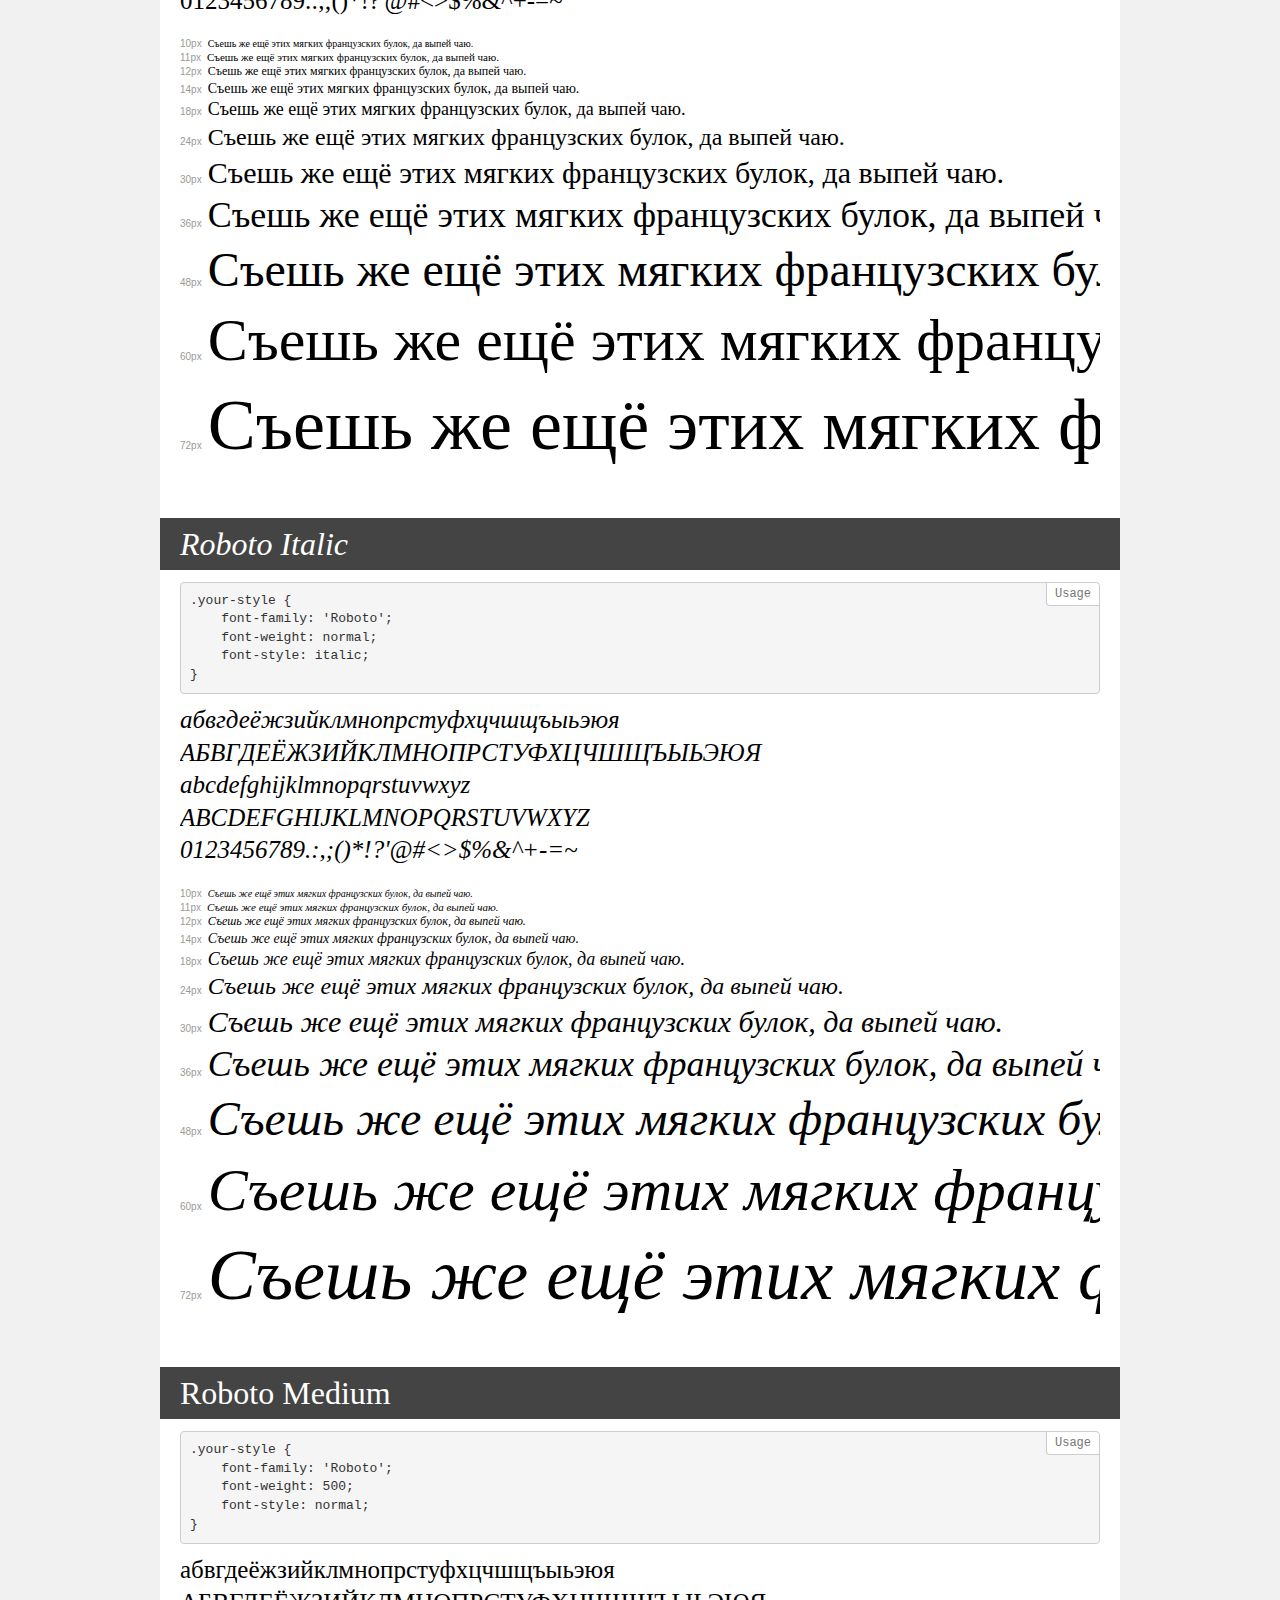
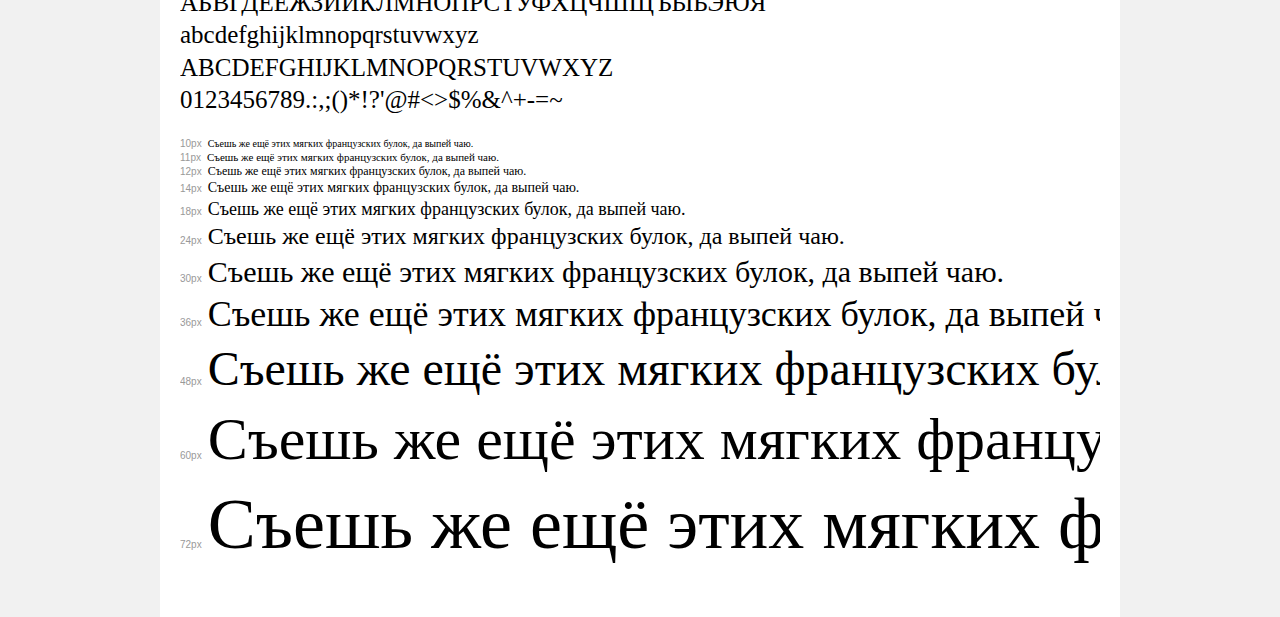
<file: font/demo.html>
<!DOCTYPE html>
<html>
<head>
    <meta charset="utf-8">
    <meta http-equiv="X-UA-Compatible" content="IE=edge">
    <meta name="viewport" content="width=device-width, initial-scale=1">
    <meta name="robots" content="noindex, noarchive">
    <meta name="format-detection" content="telephone=no">
    <title>Transfonter demo</title>
    <link href="stylesheet.css" rel="stylesheet">
    <style>
        /*
        http://meyerweb.com/eric/tools/css/reset/
        v2.0 | 20110126
        License: none (public domain)
        */
        html, body, div, span, applet, object, iframe,
        h1, h2, h3, h4, h5, h6, p, blockquote, pre,
        a, abbr, acronym, address, big, cite, code,
        del, dfn, em, img, ins, kbd, q, s, samp,
        small, strike, strong, sub, sup, tt, var,
        b, u, i, center,
        dl, dt, dd, ol, ul, li,
        fieldset, form, label, legend,
        table, caption, tbody, tfoot, thead, tr, th, td,
        article, aside, canvas, details, embed,
        figure, figcaption, footer, header, hgroup,
        menu, nav, output, ruby, section, summary,
        time, mark, audio, video {
            margin: 0;
            padding: 0;
            border: 0;
            font-size: 100%;
            font: inherit;
            vertical-align: baseline;
        }
        /* HTML5 display-role reset for older browsers */
        article, aside, details, figcaption, figure,
        footer, header, hgroup, menu, nav, section {
            display: block;
        }
        body {
            line-height: 1;
        }
        ol, ul {
            list-style: none;
        }
        blockquote, q {
            quotes: none;
        }
        blockquote:before, blockquote:after,
        q:before, q:after {
            content: '';
            content: none;
        }
        table {
            border-collapse: collapse;
            border-spacing: 0;
        }
        /* common styles */
        body {
            background: #f1f1f1;
            color: #000;
        }
        .page {
            background: #fff;
            width: 920px;
            margin: 0 auto;
            padding: 20px 20px 0 20px;
            overflow: hidden;
        }
        .font-container {
            overflow-x: auto;
            overflow-y: hidden;
            margin-bottom: 40px;
            line-height: 1.3;
            white-space: nowrap;
            padding-bottom: 5px;
        }
        h1 {
            position: relative;
            background: #444;
            font-size: 32px;
            color: #fff;
            padding: 10px 20px;
            margin: 0 -20px 12px -20px;
        }
        .letters {
            font-size: 25px;
            margin-bottom: 20px;
        }
        .s10:before {
            content: '10px';
        }
        .s11:before {
            content: '11px';
        }
        .s12:before {
            content: '12px';
        }
        .s14:before {
            content: '14px';
        }
        .s18:before {
            content: '18px';
        }
        .s24:before {
            content: '24px';
        }
        .s30:before {
            content: '30px';
        }
        .s36:before {
            content: '36px';
        }
        .s48:before {
            content: '48px';
        }
        .s60:before {
            content: '60px';
        }
        .s72:before {
            content: '72px';
        }
        .s10:before, .s11:before, .s12:before, .s14:before,
        .s18:before, .s24:before, .s30:before, .s36:before,
        .s48:before, .s60:before, .s72:before {
            font-family: Arial, sans-serif;
            font-size: 10px;
            font-weight: normal;
            font-style: normal;
            color: #999;
            padding-right: 6px;
        }
        pre {
            display: block;
            position: relative;
            padding: 9px;
            margin: 0 0 10px;
            font-family: Monaco, Menlo, Consolas, "Courier New", monospace !important;
            font-size: 13px;
            line-height: 1.428571429;
            color: #333;
            font-weight: normal !important;
            font-style: normal !important;
            background-color: #f5f5f5;
            border: 1px solid #ccc;
            overflow-x: auto;
            border-radius: 4px;
        }
        pre:after {
            display: block;
            position: absolute;
            right: 0;
            top: 0;
            content: 'Usage';
            line-height: 1;
            padding: 5px 8px;
            font-size: 12px;
            color: #767676;
            background-color: #fff;
            border: 1px solid #ccc;
            border-right: none;
            border-top: none;
            border-radius: 0 4px 0 4px;
            z-index: 10;
        }
        /* responsive */
        @media (max-width: 959px) {
            .page {
                width: auto;
                margin: 0;
            }
        }
    </style>
</head>
<body>
<div class="page">
    <div class="demo" style="font-family: 'Roboto'; font-weight: 900; font-style: italic;">
        <h1>Roboto Black Italic</h1>
        <pre>.your-style {
    font-family: 'Roboto';
    font-weight: 900;
    font-style: italic;
}</pre>
        <div class="font-container">
            <p class="letters">
                абвгдеёжзийклмнопрстуфхцчшщъыьэюя<br>
АБВГДЕЁЖЗИЙКЛМНОПРСТУФХЦЧШЩЪЫЬЭЮЯ<br>
abcdefghijklmnopqrstuvwxyz<br>
ABCDEFGHIJKLMNOPQRSTUVWXYZ<br>
                0123456789.:,;()*!?'@#<>$%&^+-=~
            </p>
            <p class="s10" style="font-size: 10px;">Съешь же ещё этих мягких французских булок, да выпей чаю.</p>
            <p class="s11" style="font-size: 11px;">Съешь же ещё этих мягких французских булок, да выпей чаю.</p>
            <p class="s12" style="font-size: 12px;">Съешь же ещё этих мягких французских булок, да выпей чаю.</p>
            <p class="s14" style="font-size: 14px;">Съешь же ещё этих мягких французских булок, да выпей чаю.</p>
            <p class="s18" style="font-size: 18px;">Съешь же ещё этих мягких французских булок, да выпей чаю.</p>
            <p class="s24" style="font-size: 24px;">Съешь же ещё этих мягких французских булок, да выпей чаю.</p>
            <p class="s30" style="font-size: 30px;">Съешь же ещё этих мягких французских булок, да выпей чаю.</p>
            <p class="s36" style="font-size: 36px;">Съешь же ещё этих мягких французских булок, да выпей чаю.</p>
            <p class="s48" style="font-size: 48px;">Съешь же ещё этих мягких французских булок, да выпей чаю.</p>
            <p class="s60" style="font-size: 60px;">Съешь же ещё этих мягких французских булок, да выпей чаю.</p>
            <p class="s72" style="font-size: 72px;">Съешь же ещё этих мягких французских булок, да выпей чаю.</p>
        </div>
    </div>
    <div class="demo" style="font-family: 'Roboto'; font-weight: bold; font-style: normal;">
        <h1>Roboto Bold</h1>
        <pre>.your-style {
    font-family: 'Roboto';
    font-weight: bold;
    font-style: normal;
}</pre>
        <div class="font-container">
            <p class="letters">
                абвгдеёжзийклмнопрстуфхцчшщъыьэюя<br>
АБВГДЕЁЖЗИЙКЛМНОПРСТУФХЦЧШЩЪЫЬЭЮЯ<br>
abcdefghijklmnopqrstuvwxyz<br>
ABCDEFGHIJKLMNOPQRSTUVWXYZ<br>
                0123456789.:,;()*!?'@#<>$%&^+-=~
            </p>
            <p class="s10" style="font-size: 10px;">Съешь же ещё этих мягких французских булок, да выпей чаю.</p>
            <p class="s11" style="font-size: 11px;">Съешь же ещё этих мягких французских булок, да выпей чаю.</p>
            <p class="s12" style="font-size: 12px;">Съешь же ещё этих мягких французских булок, да выпей чаю.</p>
            <p class="s14" style="font-size: 14px;">Съешь же ещё этих мягких французских булок, да выпей чаю.</p>
            <p class="s18" style="font-size: 18px;">Съешь же ещё этих мягких французских булок, да выпей чаю.</p>
            <p class="s24" style="font-size: 24px;">Съешь же ещё этих мягких французских булок, да выпей чаю.</p>
            <p class="s30" style="font-size: 30px;">Съешь же ещё этих мягких французских булок, да выпей чаю.</p>
            <p class="s36" style="font-size: 36px;">Съешь же ещё этих мягких французских булок, да выпей чаю.</p>
            <p class="s48" style="font-size: 48px;">Съешь же ещё этих мягких французских булок, да выпей чаю.</p>
            <p class="s60" style="font-size: 60px;">Съешь же ещё этих мягких французских булок, да выпей чаю.</p>
            <p class="s72" style="font-size: 72px;">Съешь же ещё этих мягких французских булок, да выпей чаю.</p>
        </div>
    </div>
    <div class="demo" style="font-family: 'Roboto'; font-weight: bold; font-style: italic;">
        <h1>Roboto Bold Italic</h1>
        <pre>.your-style {
    font-family: 'Roboto';
    font-weight: bold;
    font-style: italic;
}</pre>
        <div class="font-container">
            <p class="letters">
                абвгдеёжзийклмнопрстуфхцчшщъыьэюя<br>
АБВГДЕЁЖЗИЙКЛМНОПРСТУФХЦЧШЩЪЫЬЭЮЯ<br>
abcdefghijklmnopqrstuvwxyz<br>
ABCDEFGHIJKLMNOPQRSTUVWXYZ<br>
                0123456789.:,;()*!?'@#<>$%&^+-=~
            </p>
            <p class="s10" style="font-size: 10px;">Съешь же ещё этих мягких французских булок, да выпей чаю.</p>
            <p class="s11" style="font-size: 11px;">Съешь же ещё этих мягких французских булок, да выпей чаю.</p>
            <p class="s12" style="font-size: 12px;">Съешь же ещё этих мягких французских булок, да выпей чаю.</p>
            <p class="s14" style="font-size: 14px;">Съешь же ещё этих мягких французских булок, да выпей чаю.</p>
            <p class="s18" style="font-size: 18px;">Съешь же ещё этих мягких французских булок, да выпей чаю.</p>
            <p class="s24" style="font-size: 24px;">Съешь же ещё этих мягких французских булок, да выпей чаю.</p>
            <p class="s30" style="font-size: 30px;">Съешь же ещё этих мягких французских булок, да выпей чаю.</p>
            <p class="s36" style="font-size: 36px;">Съешь же ещё этих мягких французских булок, да выпей чаю.</p>
            <p class="s48" style="font-size: 48px;">Съешь же ещё этих мягких французских булок, да выпей чаю.</p>
            <p class="s60" style="font-size: 60px;">Съешь же ещё этих мягких французских булок, да выпей чаю.</p>
            <p class="s72" style="font-size: 72px;">Съешь же ещё этих мягких французских булок, да выпей чаю.</p>
        </div>
    </div>
    <div class="demo" style="font-family: 'Roboto'; font-weight: 300; font-style: italic;">
        <h1>Roboto Light Italic</h1>
        <pre>.your-style {
    font-family: 'Roboto';
    font-weight: 300;
    font-style: italic;
}</pre>
        <div class="font-container">
            <p class="letters">
                абвгдеёжзийклмнопрстуфхцчшщъыьэюя<br>
АБВГДЕЁЖЗИЙКЛМНОПРСТУФХЦЧШЩЪЫЬЭЮЯ<br>
abcdefghijklmnopqrstuvwxyz<br>
ABCDEFGHIJKLMNOPQRSTUVWXYZ<br>
                0123456789.:,;()*!?'@#<>$%&^+-=~
            </p>
            <p class="s10" style="font-size: 10px;">Съешь же ещё этих мягких французских булок, да выпей чаю.</p>
            <p class="s11" style="font-size: 11px;">Съешь же ещё этих мягких французских булок, да выпей чаю.</p>
            <p class="s12" style="font-size: 12px;">Съешь же ещё этих мягких французских булок, да выпей чаю.</p>
            <p class="s14" style="font-size: 14px;">Съешь же ещё этих мягких французских булок, да выпей чаю.</p>
            <p class="s18" style="font-size: 18px;">Съешь же ещё этих мягких французских булок, да выпей чаю.</p>
            <p class="s24" style="font-size: 24px;">Съешь же ещё этих мягких французских булок, да выпей чаю.</p>
            <p class="s30" style="font-size: 30px;">Съешь же ещё этих мягких французских булок, да выпей чаю.</p>
            <p class="s36" style="font-size: 36px;">Съешь же ещё этих мягких французских булок, да выпей чаю.</p>
            <p class="s48" style="font-size: 48px;">Съешь же ещё этих мягких французских булок, да выпей чаю.</p>
            <p class="s60" style="font-size: 60px;">Съешь же ещё этих мягких французских булок, да выпей чаю.</p>
            <p class="s72" style="font-size: 72px;">Съешь же ещё этих мягких французских булок, да выпей чаю.</p>
        </div>
    </div>
    <div class="demo" style="font-family: 'Roboto'; font-weight: normal; font-style: normal;">
        <h1>Roboto</h1>
        <pre>.your-style {
    font-family: 'Roboto';
    font-weight: normal;
    font-style: normal;
}</pre>
        <div class="font-container">
            <p class="letters">
                абвгдеёжзийклмнопрстуфхцчшщъыьэюя<br>
АБВГДЕЁЖЗИЙКЛМНОПРСТУФХЦЧШЩЪЫЬЭЮЯ<br>
abcdefghijklmnopqrstuvwxyz<br>
ABCDEFGHIJKLMNOPQRSTUVWXYZ<br>
                0123456789.:,;()*!?'@#<>$%&^+-=~
            </p>
            <p class="s10" style="font-size: 10px;">Съешь же ещё этих мягких французских булок, да выпей чаю.</p>
            <p class="s11" style="font-size: 11px;">Съешь же ещё этих мягких французских булок, да выпей чаю.</p>
            <p class="s12" style="font-size: 12px;">Съешь же ещё этих мягких французских булок, да выпей чаю.</p>
            <p class="s14" style="font-size: 14px;">Съешь же ещё этих мягких французских булок, да выпей чаю.</p>
            <p class="s18" style="font-size: 18px;">Съешь же ещё этих мягких французских булок, да выпей чаю.</p>
            <p class="s24" style="font-size: 24px;">Съешь же ещё этих мягких французских булок, да выпей чаю.</p>
            <p class="s30" style="font-size: 30px;">Съешь же ещё этих мягких французских булок, да выпей чаю.</p>
            <p class="s36" style="font-size: 36px;">Съешь же ещё этих мягких французских булок, да выпей чаю.</p>
            <p class="s48" style="font-size: 48px;">Съешь же ещё этих мягких французских булок, да выпей чаю.</p>
            <p class="s60" style="font-size: 60px;">Съешь же ещё этих мягких французских булок, да выпей чаю.</p>
            <p class="s72" style="font-size: 72px;">Съешь же ещё этих мягких французских булок, да выпей чаю.</p>
        </div>
    </div>
    <div class="demo" style="font-family: 'Roboto'; font-weight: 100; font-style: italic;">
        <h1>Roboto Thin Italic</h1>
        <pre>.your-style {
    font-family: 'Roboto';
    font-weight: 100;
    font-style: italic;
}</pre>
        <div class="font-container">
            <p class="letters">
                абвгдеёжзийклмнопрстуфхцчшщъыьэюя<br>
АБВГДЕЁЖЗИЙКЛМНОПРСТУФХЦЧШЩЪЫЬЭЮЯ<br>
abcdefghijklmnopqrstuvwxyz<br>
ABCDEFGHIJKLMNOPQRSTUVWXYZ<br>
                0123456789.:,;()*!?'@#<>$%&^+-=~
            </p>
            <p class="s10" style="font-size: 10px;">Съешь же ещё этих мягких французских булок, да выпей чаю.</p>
            <p class="s11" style="font-size: 11px;">Съешь же ещё этих мягких французских булок, да выпей чаю.</p>
            <p class="s12" style="font-size: 12px;">Съешь же ещё этих мягких французских булок, да выпей чаю.</p>
            <p class="s14" style="font-size: 14px;">Съешь же ещё этих мягких французских булок, да выпей чаю.</p>
            <p class="s18" style="font-size: 18px;">Съешь же ещё этих мягких французских булок, да выпей чаю.</p>
            <p class="s24" style="font-size: 24px;">Съешь же ещё этих мягких французских булок, да выпей чаю.</p>
            <p class="s30" style="font-size: 30px;">Съешь же ещё этих мягких французских булок, да выпей чаю.</p>
            <p class="s36" style="font-size: 36px;">Съешь же ещё этих мягких французских булок, да выпей чаю.</p>
            <p class="s48" style="font-size: 48px;">Съешь же ещё этих мягких французских булок, да выпей чаю.</p>
            <p class="s60" style="font-size: 60px;">Съешь же ещё этих мягких французских булок, да выпей чаю.</p>
            <p class="s72" style="font-size: 72px;">Съешь же ещё этих мягких французских булок, да выпей чаю.</p>
        </div>
    </div>
    <div class="demo" style="font-family: 'Roboto'; font-weight: 900; font-style: normal;">
        <h1>Roboto Black</h1>
        <pre>.your-style {
    font-family: 'Roboto';
    font-weight: 900;
    font-style: normal;
}</pre>
        <div class="font-container">
            <p class="letters">
                абвгдеёжзийклмнопрстуфхцчшщъыьэюя<br>
АБВГДЕЁЖЗИЙКЛМНОПРСТУФХЦЧШЩЪЫЬЭЮЯ<br>
abcdefghijklmnopqrstuvwxyz<br>
ABCDEFGHIJKLMNOPQRSTUVWXYZ<br>
                0123456789.:,;()*!?'@#<>$%&^+-=~
            </p>
            <p class="s10" style="font-size: 10px;">Съешь же ещё этих мягких французских булок, да выпей чаю.</p>
            <p class="s11" style="font-size: 11px;">Съешь же ещё этих мягких французских булок, да выпей чаю.</p>
            <p class="s12" style="font-size: 12px;">Съешь же ещё этих мягких французских булок, да выпей чаю.</p>
            <p class="s14" style="font-size: 14px;">Съешь же ещё этих мягких французских булок, да выпей чаю.</p>
            <p class="s18" style="font-size: 18px;">Съешь же ещё этих мягких французских булок, да выпей чаю.</p>
            <p class="s24" style="font-size: 24px;">Съешь же ещё этих мягких французских булок, да выпей чаю.</p>
            <p class="s30" style="font-size: 30px;">Съешь же ещё этих мягких французских булок, да выпей чаю.</p>
            <p class="s36" style="font-size: 36px;">Съешь же ещё этих мягких французских булок, да выпей чаю.</p>
            <p class="s48" style="font-size: 48px;">Съешь же ещё этих мягких французских булок, да выпей чаю.</p>
            <p class="s60" style="font-size: 60px;">Съешь же ещё этих мягких французских булок, да выпей чаю.</p>
            <p class="s72" style="font-size: 72px;">Съешь же ещё этих мягких французских булок, да выпей чаю.</p>
        </div>
    </div>
    <div class="demo" style="font-family: 'Roboto'; font-weight: 500; font-style: italic;">
        <h1>Roboto Medium Italic</h1>
        <pre>.your-style {
    font-family: 'Roboto';
    font-weight: 500;
    font-style: italic;
}</pre>
        <div class="font-container">
            <p class="letters">
                абвгдеёжзийклмнопрстуфхцчшщъыьэюя<br>
АБВГДЕЁЖЗИЙКЛМНОПРСТУФХЦЧШЩЪЫЬЭЮЯ<br>
abcdefghijklmnopqrstuvwxyz<br>
ABCDEFGHIJKLMNOPQRSTUVWXYZ<br>
                0123456789.:,;()*!?'@#<>$%&^+-=~
            </p>
            <p class="s10" style="font-size: 10px;">Съешь же ещё этих мягких французских булок, да выпей чаю.</p>
            <p class="s11" style="font-size: 11px;">Съешь же ещё этих мягких французских булок, да выпей чаю.</p>
            <p class="s12" style="font-size: 12px;">Съешь же ещё этих мягких французских булок, да выпей чаю.</p>
            <p class="s14" style="font-size: 14px;">Съешь же ещё этих мягких французских булок, да выпей чаю.</p>
            <p class="s18" style="font-size: 18px;">Съешь же ещё этих мягких французских булок, да выпей чаю.</p>
            <p class="s24" style="font-size: 24px;">Съешь же ещё этих мягких французских булок, да выпей чаю.</p>
            <p class="s30" style="font-size: 30px;">Съешь же ещё этих мягких французских булок, да выпей чаю.</p>
            <p class="s36" style="font-size: 36px;">Съешь же ещё этих мягких французских булок, да выпей чаю.</p>
            <p class="s48" style="font-size: 48px;">Съешь же ещё этих мягких французских булок, да выпей чаю.</p>
            <p class="s60" style="font-size: 60px;">Съешь же ещё этих мягких французских булок, да выпей чаю.</p>
            <p class="s72" style="font-size: 72px;">Съешь же ещё этих мягких французских булок, да выпей чаю.</p>
        </div>
    </div>
    <div class="demo" style="font-family: 'Roboto'; font-weight: 100; font-style: normal;">
        <h1>Roboto Thin</h1>
        <pre>.your-style {
    font-family: 'Roboto';
    font-weight: 100;
    font-style: normal;
}</pre>
        <div class="font-container">
            <p class="letters">
                абвгдеёжзийклмнопрстуфхцчшщъыьэюя<br>
АБВГДЕЁЖЗИЙКЛМНОПРСТУФХЦЧШЩЪЫЬЭЮЯ<br>
abcdefghijklmnopqrstuvwxyz<br>
ABCDEFGHIJKLMNOPQRSTUVWXYZ<br>
                0123456789.:,;()*!?'@#<>$%&^+-=~
            </p>
            <p class="s10" style="font-size: 10px;">Съешь же ещё этих мягких французских булок, да выпей чаю.</p>
            <p class="s11" style="font-size: 11px;">Съешь же ещё этих мягких французских булок, да выпей чаю.</p>
            <p class="s12" style="font-size: 12px;">Съешь же ещё этих мягких французских булок, да выпей чаю.</p>
            <p class="s14" style="font-size: 14px;">Съешь же ещё этих мягких французских булок, да выпей чаю.</p>
            <p class="s18" style="font-size: 18px;">Съешь же ещё этих мягких французских булок, да выпей чаю.</p>
            <p class="s24" style="font-size: 24px;">Съешь же ещё этих мягких французских булок, да выпей чаю.</p>
            <p class="s30" style="font-size: 30px;">Съешь же ещё этих мягких французских булок, да выпей чаю.</p>
            <p class="s36" style="font-size: 36px;">Съешь же ещё этих мягких французских булок, да выпей чаю.</p>
            <p class="s48" style="font-size: 48px;">Съешь же ещё этих мягких французских булок, да выпей чаю.</p>
            <p class="s60" style="font-size: 60px;">Съешь же ещё этих мягких французских булок, да выпей чаю.</p>
            <p class="s72" style="font-size: 72px;">Съешь же ещё этих мягких французских булок, да выпей чаю.</p>
        </div>
    </div>
    <div class="demo" style="font-family: 'Roboto'; font-weight: 300; font-style: normal;">
        <h1>Roboto Light</h1>
        <pre>.your-style {
    font-family: 'Roboto';
    font-weight: 300;
    font-style: normal;
}</pre>
        <div class="font-container">
            <p class="letters">
                абвгдеёжзийклмнопрстуфхцчшщъыьэюя<br>
АБВГДЕЁЖЗИЙКЛМНОПРСТУФХЦЧШЩЪЫЬЭЮЯ<br>
abcdefghijklmnopqrstuvwxyz<br>
ABCDEFGHIJKLMNOPQRSTUVWXYZ<br>
                0123456789.:,;()*!?'@#<>$%&^+-=~
            </p>
            <p class="s10" style="font-size: 10px;">Съешь же ещё этих мягких французских булок, да выпей чаю.</p>
            <p class="s11" style="font-size: 11px;">Съешь же ещё этих мягких французских булок, да выпей чаю.</p>
            <p class="s12" style="font-size: 12px;">Съешь же ещё этих мягких французских булок, да выпей чаю.</p>
            <p class="s14" style="font-size: 14px;">Съешь же ещё этих мягких французских булок, да выпей чаю.</p>
            <p class="s18" style="font-size: 18px;">Съешь же ещё этих мягких французских булок, да выпей чаю.</p>
            <p class="s24" style="font-size: 24px;">Съешь же ещё этих мягких французских булок, да выпей чаю.</p>
            <p class="s30" style="font-size: 30px;">Съешь же ещё этих мягких французских булок, да выпей чаю.</p>
            <p class="s36" style="font-size: 36px;">Съешь же ещё этих мягких французских булок, да выпей чаю.</p>
            <p class="s48" style="font-size: 48px;">Съешь же ещё этих мягких французских булок, да выпей чаю.</p>
            <p class="s60" style="font-size: 60px;">Съешь же ещё этих мягких французских булок, да выпей чаю.</p>
            <p class="s72" style="font-size: 72px;">Съешь же ещё этих мягких французских булок, да выпей чаю.</p>
        </div>
    </div>
    <div class="demo" style="font-family: 'Roboto'; font-weight: normal; font-style: italic;">
        <h1>Roboto Italic</h1>
        <pre>.your-style {
    font-family: 'Roboto';
    font-weight: normal;
    font-style: italic;
}</pre>
        <div class="font-container">
            <p class="letters">
                абвгдеёжзийклмнопрстуфхцчшщъыьэюя<br>
АБВГДЕЁЖЗИЙКЛМНОПРСТУФХЦЧШЩЪЫЬЭЮЯ<br>
abcdefghijklmnopqrstuvwxyz<br>
ABCDEFGHIJKLMNOPQRSTUVWXYZ<br>
                0123456789.:,;()*!?'@#<>$%&^+-=~
            </p>
            <p class="s10" style="font-size: 10px;">Съешь же ещё этих мягких французских булок, да выпей чаю.</p>
            <p class="s11" style="font-size: 11px;">Съешь же ещё этих мягких французских булок, да выпей чаю.</p>
            <p class="s12" style="font-size: 12px;">Съешь же ещё этих мягких французских булок, да выпей чаю.</p>
            <p class="s14" style="font-size: 14px;">Съешь же ещё этих мягких французских булок, да выпей чаю.</p>
            <p class="s18" style="font-size: 18px;">Съешь же ещё этих мягких французских булок, да выпей чаю.</p>
            <p class="s24" style="font-size: 24px;">Съешь же ещё этих мягких французских булок, да выпей чаю.</p>
            <p class="s30" style="font-size: 30px;">Съешь же ещё этих мягких французских булок, да выпей чаю.</p>
            <p class="s36" style="font-size: 36px;">Съешь же ещё этих мягких французских булок, да выпей чаю.</p>
            <p class="s48" style="font-size: 48px;">Съешь же ещё этих мягких французских булок, да выпей чаю.</p>
            <p class="s60" style="font-size: 60px;">Съешь же ещё этих мягких французских булок, да выпей чаю.</p>
            <p class="s72" style="font-size: 72px;">Съешь же ещё этих мягких французских булок, да выпей чаю.</p>
        </div>
    </div>
    <div class="demo" style="font-family: 'Roboto'; font-weight: 500; font-style: normal;">
        <h1>Roboto Medium</h1>
        <pre>.your-style {
    font-family: 'Roboto';
    font-weight: 500;
    font-style: normal;
}</pre>
        <div class="font-container">
            <p class="letters">
                абвгдеёжзийклмнопрстуфхцчшщъыьэюя<br>
АБВГДЕЁЖЗИЙКЛМНОПРСТУФХЦЧШЩЪЫЬЭЮЯ<br>
abcdefghijklmnopqrstuvwxyz<br>
ABCDEFGHIJKLMNOPQRSTUVWXYZ<br>
                0123456789.:,;()*!?'@#<>$%&^+-=~
            </p>
            <p class="s10" style="font-size: 10px;">Съешь же ещё этих мягких французских булок, да выпей чаю.</p>
            <p class="s11" style="font-size: 11px;">Съешь же ещё этих мягких французских булок, да выпей чаю.</p>
            <p class="s12" style="font-size: 12px;">Съешь же ещё этих мягких французских булок, да выпей чаю.</p>
            <p class="s14" style="font-size: 14px;">Съешь же ещё этих мягких французских булок, да выпей чаю.</p>
            <p class="s18" style="font-size: 18px;">Съешь же ещё этих мягких французских булок, да выпей чаю.</p>
            <p class="s24" style="font-size: 24px;">Съешь же ещё этих мягких французских булок, да выпей чаю.</p>
            <p class="s30" style="font-size: 30px;">Съешь же ещё этих мягких французских булок, да выпей чаю.</p>
            <p class="s36" style="font-size: 36px;">Съешь же ещё этих мягких французских булок, да выпей чаю.</p>
            <p class="s48" style="font-size: 48px;">Съешь же ещё этих мягких французских булок, да выпей чаю.</p>
            <p class="s60" style="font-size: 60px;">Съешь же ещё этих мягких французских булок, да выпей чаю.</p>
            <p class="s72" style="font-size: 72px;">Съешь же ещё этих мягких французских булок, да выпей чаю.</p>
        </div>
    </div>
</div>
</body>
</html>
</file>
<file: FuturaNewMedium-Reg/style.css>
@font-face {
    font-family: 'Futura New';
    src: local('Futura New Medium Reg'), local('Futura-New-Medium-Reg'),
        url('FuturaNewMedium-Reg.woff2') format('woff2'),
        url('FuturaNewMedium-Reg.woff') format('woff'),
        url('FuturaNewMedium-Reg.ttf') format('truetype');
    font-weight: 500;
    font-style: normal;
  }

  @font-face {
    font-family: 'Futura bold';
    src: local('Futura New Medium Reg'), local('Futura-New-Medium-Reg'),
        url('FuturaNewMedium-Reg.woff2') format('woff2'),
        url('FuturaNewMedium-Reg.woff') format('woff'),
        url('FuturaNewMedium-Reg.ttf') format('truetype');
    font-weight: 700;
    font-style: normal;
  }
</file>
<file: font/stylesheet.css>
@font-face {
    font-family: 'Roboto-blackitalic';
    src: url('Roboto-BlackItalic.eot');
    src: local('Roboto Black Italic'), local('Roboto-BlackItalic'),
        url('Roboto-BlackItalic.eot?#iefix') format('embedded-opentype'),
        url('Roboto-BlackItalic.woff2') format('woff2'),
        url('Roboto-BlackItalic.woff') format('woff'),
        url('Roboto-BlackItalic.ttf') format('truetype');
    font-weight: 900;
    font-style: italic;
}

@font-face {
    font-family: 'Roboto-bold';
    src: url('Roboto-Bold.eot');
    src: local('Roboto Bold'), local('Roboto-Bold'),
        url('Roboto-Bold.eot?#iefix') format('embedded-opentype'),
        url('Roboto-Bold.woff2') format('woff2'),
        url('Roboto-Bold.woff') format('woff'),
        url('Roboto-Bold.ttf') format('truetype');
    font-weight: 700;
    font-style: normal;
}

@font-face {
    font-family: 'Roboto-bolditalic';
    src: url('Roboto-BoldItalic.eot');
    src: local('Roboto Bold Italic'), local('Roboto-BoldItalic'),
        url('Roboto-BoldItalic.eot?#iefix') format('embedded-opentype'),
        url('Roboto-BoldItalic.woff2') format('woff2'),
        url('Roboto-BoldItalic.woff') format('woff'),
        url('Roboto-BoldItalic.ttf') format('truetype');
    font-weight: bold;
    font-style: italic;
}

@font-face {
    font-family: 'Roboto-lightitalic';
    src: url('Roboto-LightItalic.eot');
    src: local('Roboto Light Italic'), local('Roboto-LightItalic'),
        url('Roboto-LightItalic.eot?#iefix') format('embedded-opentype'),
        url('Roboto-LightItalic.woff2') format('woff2'),
        url('Roboto-LightItalic.woff') format('woff'),
        url('Roboto-LightItalic.ttf') format('truetype');
    font-weight: 300;
    font-style: italic;
}

@font-face {
    font-family: 'Roboto-regularnormal';
    src: url('Roboto-Regular.eot');
    src: local('Roboto'), local('Roboto-Regular'),
        url('Roboto-Regular.eot?#iefix') format('embedded-opentype'),
        url('Roboto-Regular.woff2') format('woff2'),
        url('Roboto-Regular.woff') format('woff'),
        url('Roboto-Regular.ttf') format('truetype');
    font-weight: 400;
    font-style: normal;
}

@font-face {
    font-family: 'Roboto-thinitalic';
    src: url('Roboto-ThinItalic.eot');
    src: local('Roboto Thin Italic'), local('Roboto-ThinItalic'),
        url('Roboto-ThinItalic.eot?#iefix') format('embedded-opentype'),
        url('Roboto-ThinItalic.woff2') format('woff2'),
        url('Roboto-ThinItalic.woff') format('woff'),
        url('Roboto-ThinItalic.ttf') format('truetype');
    font-weight: 100;
    font-style: italic;
}

@font-face {
    font-family: 'Roboto-blackmormal';
    src: url('Roboto-Black.eot');
    src: local('Roboto Black'), local('Roboto-Black'),
        url('Roboto-Black.eot?#iefix') format('embedded-opentype'),
        url('Roboto-Black.woff2') format('woff2'),
        url('Roboto-Black.woff') format('woff'),
        url('Roboto-Black.ttf') format('truetype');
    font-weight: 900;
    font-style: normal;
}

@font-face {
    font-family: 'Roboto-mediumitalic';
    src: url('Roboto-MediumItalic.eot');
    src: local('Roboto Medium Italic'), local('Roboto-MediumItalic'),
        url('Roboto-MediumItalic.eot?#iefix') format('embedded-opentype'),
        url('Roboto-MediumItalic.woff2') format('woff2'),
        url('Roboto-MediumItalic.woff') format('woff'),
        url('Roboto-MediumItalic.ttf') format('truetype');
    font-weight: 500;
    font-style: italic;
}

@font-face {
    font-family: 'Roboto-thin';
    src: url('Roboto-Thin.eot');
    src: local('Roboto Thin'), local('Roboto-Thin'),
        url('Roboto-Thin.eot?#iefix') format('embedded-opentype'),
        url('Roboto-Thin.woff2') format('woff2'),
        url('Roboto-Thin.woff') format('woff'),
        url('Roboto-Thin.ttf') format('truetype');
    font-weight: 100;
    font-style: normal;
}

@font-face {
    font-family: 'Roboto-light';
    src: url('Roboto-Light.eot');
    src: local('Roboto Light'), local('Roboto-Light'),
        url('Roboto-Light.eot?#iefix') format('embedded-opentype'),
        url('Roboto-Light.woff2') format('woff2'),
        url('Roboto-Light.woff') format('woff'),
        url('Roboto-Light.ttf') format('truetype');
    font-weight: 300;
    font-style: normal;
}

@font-face {
    font-family: 'Roboto-italic';
    src: url('Roboto-Italic.eot');
    src: local('Roboto Italic'), local('Roboto-Italic'),
        url('Roboto-Italic.eot?#iefix') format('embedded-opentype'),
        url('Roboto-Italic.woff2') format('woff2'),
        url('Roboto-Italic.woff') format('woff'),
        url('Roboto-Italic.ttf') format('truetype');
    font-weight: 300;
    font-style: italic;
}

@font-face {
    font-family: 'Roboto-medium';
    src: url('Roboto-Medium.eot');
    src: local('Roboto Medium'), local('Roboto-Medium'),
        url('Roboto-Medium.eot?#iefix') format('embedded-opentype'),
        url('Roboto-Medium.woff2') format('woff2'),
        url('Roboto-Medium.woff') format('woff'),
        url('Roboto-Medium.ttf') format('truetype');
    font-weight: 500;
    font-style: normal;
}
</file>
<file: fontawesome-5.7.2/css/all.css>
.fa,
.fas,
.far,
.fal,
.fab {
  -moz-osx-font-smoothing: grayscale;
  -webkit-font-smoothing: antialiased;
  display: inline-block;
  font-style: normal;
  font-variant: normal;
  text-rendering: auto;
  line-height: 1; }

.fa-lg {
  font-size: 1.33333em;
  line-height: 0.75em;
  vertical-align: -.0667em; }

.fa-xs {
  font-size: .75em; }

.fa-sm {
  font-size: .875em; }

.fa-1x {
  font-size: 1em; }

.fa-2x {
  font-size: 2em; }

.fa-3x {
  font-size: 3em; }

.fa-4x {
  font-size: 4em; }

.fa-5x {
  font-size: 5em; }

.fa-6x {
  font-size: 6em; }

.fa-7x {
  font-size: 7em; }

.fa-8x {
  font-size: 8em; }

.fa-9x {
  font-size: 9em; }

.fa-10x {
  font-size: 10em; }

.fa-fw {
  text-align: center;
  width: 1.25em; }

.fa-ul {
  list-style-type: none;
  margin-left: 2.5em;
  padding-left: 0; }
  .fa-ul > li {
    position: relative; }

.fa-li {
  left: -2em;
  position: absolute;
  text-align: center;
  width: 2em;
  line-height: inherit; }

.fa-border {
  border: solid 0.08em #eee;
  border-radius: .1em;
  padding: .2em .25em .15em; }

.fa-pull-left {
  float: left; }

.fa-pull-right {
  float: right; }

.fa.fa-pull-left,
.fas.fa-pull-left,
.far.fa-pull-left,
.fal.fa-pull-left,
.fab.fa-pull-left {
  margin-right: .3em; }

.fa.fa-pull-right,
.fas.fa-pull-right,
.far.fa-pull-right,
.fal.fa-pull-right,
.fab.fa-pull-right {
  margin-left: .3em; }

.fa-spin {
  -webkit-animation: fa-spin 2s infinite linear;
          animation: fa-spin 2s infinite linear; }

.fa-pulse {
  -webkit-animation: fa-spin 1s infinite steps(8);
          animation: fa-spin 1s infinite steps(8); }

@-webkit-keyframes fa-spin {
  0% {
    -webkit-transform: rotate(0deg);
            transform: rotate(0deg); }
  100% {
    -webkit-transform: rotate(360deg);
            transform: rotate(360deg); } }

@keyframes fa-spin {
  0% {
    -webkit-transform: rotate(0deg);
            transform: rotate(0deg); }
  100% {
    -webkit-transform: rotate(360deg);
            transform: rotate(360deg); } }

.fa-rotate-90 {
  -ms-filter: "progid:DXImageTransform.Microsoft.BasicImage(rotation=1)";
  -webkit-transform: rotate(90deg);
          transform: rotate(90deg); }

.fa-rotate-180 {
  -ms-filter: "progid:DXImageTransform.Microsoft.BasicImage(rotation=2)";
  -webkit-transform: rotate(180deg);
          transform: rotate(180deg); }

.fa-rotate-270 {
  -ms-filter: "progid:DXImageTransform.Microsoft.BasicImage(rotation=3)";
  -webkit-transform: rotate(270deg);
          transform: rotate(270deg); }

.fa-flip-horizontal {
  -ms-filter: "progid:DXImageTransform.Microsoft.BasicImage(rotation=0, mirror=1)";
  -webkit-transform: scale(-1, 1);
          transform: scale(-1, 1); }

.fa-flip-vertical {
  -ms-filter: "progid:DXImageTransform.Microsoft.BasicImage(rotation=2, mirror=1)";
  -webkit-transform: scale(1, -1);
          transform: scale(1, -1); }

.fa-flip-both, .fa-flip-horizontal.fa-flip-vertical {
  -ms-filter: "progid:DXImageTransform.Microsoft.BasicImage(rotation=2, mirror=1)";
  -webkit-transform: scale(-1, -1);
          transform: scale(-1, -1); }

:root .fa-rotate-90,
:root .fa-rotate-180,
:root .fa-rotate-270,
:root .fa-flip-horizontal,
:root .fa-flip-vertical,
:root .fa-flip-both {
  -webkit-filter: none;
          filter: none; }

.fa-stack {
  display: inline-block;
  height: 2em;
  line-height: 2em;
  position: relative;
  vertical-align: middle;
  width: 2.5em; }

.fa-stack-1x,
.fa-stack-2x {
  left: 0;
  position: absolute;
  text-align: center;
  width: 100%; }

.fa-stack-1x {
  line-height: inherit; }

.fa-stack-2x {
  font-size: 2em; }

.fa-inverse {
  color: #fff; }

/* Font Awesome uses the Unicode Private Use Area (PUA) to ensure screen
readers do not read off random characters that represent icons */
.fa-500px:before {
  content: "\f26e"; }

.fa-accessible-icon:before {
  content: "\f368"; }

.fa-accusoft:before {
  content: "\f369"; }

.fa-acquisitions-incorporated:before {
  content: "\f6af"; }

.fa-ad:before {
  content: "\f641"; }

.fa-address-book:before {
  content: "\f2b9"; }

.fa-address-card:before {
  content: "\f2bb"; }

.fa-adjust:before {
  content: "\f042"; }

.fa-adn:before {
  content: "\f170"; }

.fa-adobe:before {
  content: "\f778"; }

.fa-adversal:before {
  content: "\f36a"; }

.fa-affiliatetheme:before {
  content: "\f36b"; }

.fa-air-freshener:before {
  content: "\f5d0"; }

.fa-algolia:before {
  content: "\f36c"; }

.fa-align-center:before {
  content: "\f037"; }

.fa-align-justify:before {
  content: "\f039"; }

.fa-align-left:before {
  content: "\f036"; }

.fa-align-right:before {
  content: "\f038"; }

.fa-alipay:before {
  content: "\f642"; }

.fa-allergies:before {
  content: "\f461"; }

.fa-amazon:before {
  content: "\f270"; }

.fa-amazon-pay:before {
  content: "\f42c"; }

.fa-ambulance:before {
  content: "\f0f9"; }

.fa-american-sign-language-interpreting:before {
  content: "\f2a3"; }

.fa-amilia:before {
  content: "\f36d"; }

.fa-anchor:before {
  content: "\f13d"; }

.fa-android:before {
  content: "\f17b"; }

.fa-angellist:before {
  content: "\f209"; }

.fa-angle-double-down:before {
  content: "\f103"; }

.fa-angle-double-left:before {
  content: "\f100"; }

.fa-angle-double-right:before {
  content: "\f101"; }

.fa-angle-double-up:before {
  content: "\f102"; }

.fa-angle-down:before {
  content: "\f107"; }

.fa-angle-left:before {
  content: "\f104"; }

.fa-angle-right:before {
  content: "\f105"; }

.fa-angle-up:before {
  content: "\f106"; }

.fa-angry:before {
  content: "\f556"; }

.fa-angrycreative:before {
  content: "\f36e"; }

.fa-angular:before {
  content: "\f420"; }

.fa-ankh:before {
  content: "\f644"; }

.fa-app-store:before {
  content: "\f36f"; }

.fa-app-store-ios:before {
  content: "\f370"; }

.fa-apper:before {
  content: "\f371"; }

.fa-apple:before {
  content: "\f179"; }

.fa-apple-alt:before {
  content: "\f5d1"; }

.fa-apple-pay:before {
  content: "\f415"; }

.fa-archive:before {
  content: "\f187"; }

.fa-archway:before {
  content: "\f557"; }

.fa-arrow-alt-circle-down:before {
  content: "\f358"; }

.fa-arrow-alt-circle-left:before {
  content: "\f359"; }

.fa-arrow-alt-circle-right:before {
  content: "\f35a"; }

.fa-arrow-alt-circle-up:before {
  content: "\f35b"; }

.fa-arrow-circle-down:before {
  content: "\f0ab"; }

.fa-arrow-circle-left:before {
  content: "\f0a8"; }

.fa-arrow-circle-right:before {
  content: "\f0a9"; }

.fa-arrow-circle-up:before {
  content: "\f0aa"; }

.fa-arrow-down:before {
  content: "\f063"; }

.fa-arrow-left:before {
  content: "\f060"; }

.fa-arrow-right:before {
  content: "\f061"; }

.fa-arrow-up:before {
  content: "\f062"; }

.fa-arrows-alt:before {
  content: "\f0b2"; }

.fa-arrows-alt-h:before {
  content: "\f337"; }

.fa-arrows-alt-v:before {
  content: "\f338"; }

.fa-artstation:before {
  content: "\f77a"; }

.fa-assistive-listening-systems:before {
  content: "\f2a2"; }

.fa-asterisk:before {
  content: "\f069"; }

.fa-asymmetrik:before {
  content: "\f372"; }

.fa-at:before {
  content: "\f1fa"; }

.fa-atlas:before {
  content: "\f558"; }

.fa-atlassian:before {
  content: "\f77b"; }

.fa-atom:before {
  content: "\f5d2"; }

.fa-audible:before {
  content: "\f373"; }

.fa-audio-description:before {
  content: "\f29e"; }

.fa-autoprefixer:before {
  content: "\f41c"; }

.fa-avianex:before {
  content: "\f374"; }

.fa-aviato:before {
  content: "\f421"; }

.fa-award:before {
  content: "\f559"; }

.fa-aws:before {
  content: "\f375"; }

.fa-baby:before {
  content: "\f77c"; }

.fa-baby-carriage:before {
  content: "\f77d"; }

.fa-backspace:before {
  content: "\f55a"; }

.fa-backward:before {
  content: "\f04a"; }

.fa-bacon:before {
  content: "\f7e5"; }

.fa-balance-scale:before {
  content: "\f24e"; }

.fa-ban:before {
  content: "\f05e"; }

.fa-band-aid:before {
  content: "\f462"; }

.fa-bandcamp:before {
  content: "\f2d5"; }

.fa-barcode:before {
  content: "\f02a"; }

.fa-bars:before {
  content: "\f0c9"; }

.fa-baseball-ball:before {
  content: "\f433"; }

.fa-basketball-ball:before {
  content: "\f434"; }

.fa-bath:before {
  content: "\f2cd"; }

.fa-battery-empty:before {
  content: "\f244"; }

.fa-battery-full:before {
  content: "\f240"; }

.fa-battery-half:before {
  content: "\f242"; }

.fa-battery-quarter:before {
  content: "\f243"; }

.fa-battery-three-quarters:before {
  content: "\f241"; }

.fa-bed:before {
  content: "\f236"; }

.fa-beer:before {
  content: "\f0fc"; }

.fa-behance:before {
  content: "\f1b4"; }

.fa-behance-square:before {
  content: "\f1b5"; }

.fa-bell:before {
  content: "\f0f3"; }

.fa-bell-slash:before {
  content: "\f1f6"; }

.fa-bezier-curve:before {
  content: "\f55b"; }

.fa-bible:before {
  content: "\f647"; }

.fa-bicycle:before {
  content: "\f206"; }

.fa-bimobject:before {
  content: "\f378"; }

.fa-binoculars:before {
  content: "\f1e5"; }

.fa-biohazard:before {
  content: "\f780"; }

.fa-birthday-cake:before {
  content: "\f1fd"; }

.fa-bitbucket:before {
  content: "\f171"; }

.fa-bitcoin:before {
  content: "\f379"; }

.fa-bity:before {
  content: "\f37a"; }

.fa-black-tie:before {
  content: "\f27e"; }

.fa-blackberry:before {
  content: "\f37b"; }

.fa-blender:before {
  content: "\f517"; }

.fa-blender-phone:before {
  content: "\f6b6"; }

.fa-blind:before {
  content: "\f29d"; }

.fa-blog:before {
  content: "\f781"; }

.fa-blogger:before {
  content: "\f37c"; }

.fa-blogger-b:before {
  content: "\f37d"; }

.fa-bluetooth:before {
  content: "\f293"; }

.fa-bluetooth-b:before {
  content: "\f294"; }

.fa-bold:before {
  content: "\f032"; }

.fa-bolt:before {
  content: "\f0e7"; }

.fa-bomb:before {
  content: "\f1e2"; }

.fa-bone:before {
  content: "\f5d7"; }

.fa-bong:before {
  content: "\f55c"; }

.fa-book:before {
  content: "\f02d"; }

.fa-book-dead:before {
  content: "\f6b7"; }

.fa-book-medical:before {
  content: "\f7e6"; }

.fa-book-open:before {
  content: "\f518"; }

.fa-book-reader:before {
  content: "\f5da"; }

.fa-bookmark:before {
  content: "\f02e"; }

.fa-bowling-ball:before {
  content: "\f436"; }

.fa-box:before {
  content: "\f466"; }

.fa-box-open:before {
  content: "\f49e"; }

.fa-boxes:before {
  content: "\f468"; }

.fa-braille:before {
  content: "\f2a1"; }

.fa-brain:before {
  content: "\f5dc"; }

.fa-bread-slice:before {
  content: "\f7ec"; }

.fa-briefcase:before {
  content: "\f0b1"; }

.fa-briefcase-medical:before {
  content: "\f469"; }

.fa-broadcast-tower:before {
  content: "\f519"; }

.fa-broom:before {
  content: "\f51a"; }

.fa-brush:before {
  content: "\f55d"; }

.fa-btc:before {
  content: "\f15a"; }

.fa-bug:before {
  content: "\f188"; }

.fa-building:before {
  content: "\f1ad"; }

.fa-bullhorn:before {
  content: "\f0a1"; }

.fa-bullseye:before {
  content: "\f140"; }

.fa-burn:before {
  content: "\f46a"; }

.fa-buromobelexperte:before {
  content: "\f37f"; }

.fa-bus:before {
  content: "\f207"; }

.fa-bus-alt:before {
  content: "\f55e"; }

.fa-business-time:before {
  content: "\f64a"; }

.fa-buysellads:before {
  content: "\f20d"; }

.fa-calculator:before {
  content: "\f1ec"; }

.fa-calendar:before {
  content: "\f133"; }

.fa-calendar-alt:before {
  content: "\f073"; }

.fa-calendar-check:before {
  content: "\f274"; }

.fa-calendar-day:before {
  content: "\f783"; }

.fa-calendar-minus:before {
  content: "\f272"; }

.fa-calendar-plus:before {
  content: "\f271"; }

.fa-calendar-times:before {
  content: "\f273"; }

.fa-calendar-week:before {
  content: "\f784"; }

.fa-camera:before {
  content: "\f030"; }

.fa-camera-retro:before {
  content: "\f083"; }

.fa-campground:before {
  content: "\f6bb"; }

.fa-canadian-maple-leaf:before {
  content: "\f785"; }

.fa-candy-cane:before {
  content: "\f786"; }

.fa-cannabis:before {
  content: "\f55f"; }

.fa-capsules:before {
  content: "\f46b"; }

.fa-car:before {
  content: "\f1b9"; }

.fa-car-alt:before {
  content: "\f5de"; }

.fa-car-battery:before {
  content: "\f5df"; }

.fa-car-crash:before {
  content: "\f5e1"; }

.fa-car-side:before {
  content: "\f5e4"; }

.fa-caret-down:before {
  content: "\f0d7"; }

.fa-caret-left:before {
  content: "\f0d9"; }

.fa-caret-right:before {
  content: "\f0da"; }

.fa-caret-square-down:before {
  content: "\f150"; }

.fa-caret-square-left:before {
  content: "\f191"; }

.fa-caret-square-right:before {
  content: "\f152"; }

.fa-caret-square-up:before {
  content: "\f151"; }

.fa-caret-up:before {
  content: "\f0d8"; }

.fa-carrot:before {
  content: "\f787"; }

.fa-cart-arrow-down:before {
  content: "\f218"; }

.fa-cart-plus:before {
  content: "\f217"; }

.fa-cash-register:before {
  content: "\f788"; }

.fa-cat:before {
  content: "\f6be"; }

.fa-cc-amazon-pay:before {
  content: "\f42d"; }

.fa-cc-amex:before {
  content: "\f1f3"; }

.fa-cc-apple-pay:before {
  content: "\f416"; }

.fa-cc-diners-club:before {
  content: "\f24c"; }

.fa-cc-discover:before {
  content: "\f1f2"; }

.fa-cc-jcb:before {
  content: "\f24b"; }

.fa-cc-mastercard:before {
  content: "\f1f1"; }

.fa-cc-paypal:before {
  content: "\f1f4"; }

.fa-cc-stripe:before {
  content: "\f1f5"; }

.fa-cc-visa:before {
  content: "\f1f0"; }

.fa-centercode:before {
  content: "\f380"; }

.fa-centos:before {
  content: "\f789"; }

.fa-certificate:before {
  content: "\f0a3"; }

.fa-chair:before {
  content: "\f6c0"; }

.fa-chalkboard:before {
  content: "\f51b"; }

.fa-chalkboard-teacher:before {
  content: "\f51c"; }

.fa-charging-station:before {
  content: "\f5e7"; }

.fa-chart-area:before {
  content: "\f1fe"; }

.fa-chart-bar:before {
  content: "\f080"; }

.fa-chart-line:before {
  content: "\f201"; }

.fa-chart-pie:before {
  content: "\f200"; }

.fa-check:before {
  content: "\f00c"; }

.fa-check-circle:before {
  content: "\f058"; }

.fa-check-double:before {
  content: "\f560"; }

.fa-check-square:before {
  content: "\f14a"; }

.fa-cheese:before {
  content: "\f7ef"; }

.fa-chess:before {
  content: "\f439"; }

.fa-chess-bishop:before {
  content: "\f43a"; }

.fa-chess-board:before {
  content: "\f43c"; }

.fa-chess-king:before {
  content: "\f43f"; }

.fa-chess-knight:before {
  content: "\f441"; }

.fa-chess-pawn:before {
  content: "\f443"; }

.fa-chess-queen:before {
  content: "\f445"; }

.fa-chess-rook:before {
  content: "\f447"; }

.fa-chevron-circle-down:before {
  content: "\f13a"; }

.fa-chevron-circle-left:before {
  content: "\f137"; }

.fa-chevron-circle-right:before {
  content: "\f138"; }

.fa-chevron-circle-up:before {
  content: "\f139"; }

.fa-chevron-down:before {
  content: "\f078"; }

.fa-chevron-left:before {
  content: "\f053"; }

.fa-chevron-right:before {
  content: "\f054"; }

.fa-chevron-up:before {
  content: "\f077"; }

.fa-child:before {
  content: "\f1ae"; }

.fa-chrome:before {
  content: "\f268"; }

.fa-church:before {
  content: "\f51d"; }

.fa-circle:before {
  content: "\f111"; }

.fa-circle-notch:before {
  content: "\f1ce"; }

.fa-city:before {
  content: "\f64f"; }

.fa-clinic-medical:before {
  content: "\f7f2"; }

.fa-clipboard:before {
  content: "\f328"; }

.fa-clipboard-check:before {
  content: "\f46c"; }

.fa-clipboard-list:before {
  content: "\f46d"; }

.fa-clock:before {
  content: "\f017"; }

.fa-clone:before {
  content: "\f24d"; }

.fa-closed-captioning:before {
  content: "\f20a"; }

.fa-cloud:before {
  content: "\f0c2"; }

.fa-cloud-download-alt:before {
  content: "\f381"; }

.fa-cloud-meatball:before {
  content: "\f73b"; }

.fa-cloud-moon:before {
  content: "\f6c3"; }

.fa-cloud-moon-rain:before {
  content: "\f73c"; }

.fa-cloud-rain:before {
  content: "\f73d"; }

.fa-cloud-showers-heavy:before {
  content: "\f740"; }

.fa-cloud-sun:before {
  content: "\f6c4"; }

.fa-cloud-sun-rain:before {
  content: "\f743"; }

.fa-cloud-upload-alt:before {
  content: "\f382"; }

.fa-cloudscale:before {
  content: "\f383"; }

.fa-cloudsmith:before {
  content: "\f384"; }

.fa-cloudversify:before {
  content: "\f385"; }

.fa-cocktail:before {
  content: "\f561"; }

.fa-code:before {
  content: "\f121"; }

.fa-code-branch:before {
  content: "\f126"; }

.fa-codepen:before {
  content: "\f1cb"; }

.fa-codiepie:before {
  content: "\f284"; }

.fa-coffee:before {
  content: "\f0f4"; }

.fa-cog:before {
  content: "\f013"; }

.fa-cogs:before {
  content: "\f085"; }

.fa-coins:before {
  content: "\f51e"; }

.fa-columns:before {
  content: "\f0db"; }

.fa-comment:before {
  content: "\f075"; }

.fa-comment-alt:before {
  content: "\f27a"; }

.fa-comment-dollar:before {
  content: "\f651"; }

.fa-comment-dots:before {
  content: "\f4ad"; }

.fa-comment-medical:before {
  content: "\f7f5"; }

.fa-comment-slash:before {
  content: "\f4b3"; }

.fa-comments:before {
  content: "\f086"; }

.fa-comments-dollar:before {
  content: "\f653"; }

.fa-compact-disc:before {
  content: "\f51f"; }

.fa-compass:before {
  content: "\f14e"; }

.fa-compress:before {
  content: "\f066"; }

.fa-compress-arrows-alt:before {
  content: "\f78c"; }

.fa-concierge-bell:before {
  content: "\f562"; }

.fa-confluence:before {
  content: "\f78d"; }

.fa-connectdevelop:before {
  content: "\f20e"; }

.fa-contao:before {
  content: "\f26d"; }

.fa-cookie:before {
  content: "\f563"; }

.fa-cookie-bite:before {
  content: "\f564"; }

.fa-copy:before {
  content: "\f0c5"; }

.fa-copyright:before {
  content: "\f1f9"; }

.fa-couch:before {
  content: "\f4b8"; }

.fa-cpanel:before {
  content: "\f388"; }

.fa-creative-commons:before {
  content: "\f25e"; }

.fa-creative-commons-by:before {
  content: "\f4e7"; }

.fa-creative-commons-nc:before {
  content: "\f4e8"; }

.fa-creative-commons-nc-eu:before {
  content: "\f4e9"; }

.fa-creative-commons-nc-jp:before {
  content: "\f4ea"; }

.fa-creative-commons-nd:before {
  content: "\f4eb"; }

.fa-creative-commons-pd:before {
  content: "\f4ec"; }

.fa-creative-commons-pd-alt:before {
  content: "\f4ed"; }

.fa-creative-commons-remix:before {
  content: "\f4ee"; }

.fa-creative-commons-sa:before {
  content: "\f4ef"; }

.fa-creative-commons-sampling:before {
  content: "\f4f0"; }

.fa-creative-commons-sampling-plus:before {
  content: "\f4f1"; }

.fa-creative-commons-share:before {
  content: "\f4f2"; }

.fa-creative-commons-zero:before {
  content: "\f4f3"; }

.fa-credit-card:before {
  content: "\f09d"; }

.fa-critical-role:before {
  content: "\f6c9"; }

.fa-crop:before {
  content: "\f125"; }

.fa-crop-alt:before {
  content: "\f565"; }

.fa-cross:before {
  content: "\f654"; }

.fa-crosshairs:before {
  content: "\f05b"; }

.fa-crow:before {
  content: "\f520"; }

.fa-crown:before {
  content: "\f521"; }

.fa-crutch:before {
  content: "\f7f7"; }

.fa-css3:before {
  content: "\f13c"; }

.fa-css3-alt:before {
  content: "\f38b"; }

.fa-cube:before {
  content: "\f1b2"; }

.fa-cubes:before {
  content: "\f1b3"; }

.fa-cut:before {
  content: "\f0c4"; }

.fa-cuttlefish:before {
  content: "\f38c"; }

.fa-d-and-d:before {
  content: "\f38d"; }

.fa-d-and-d-beyond:before {
  content: "\f6ca"; }

.fa-dashcube:before {
  content: "\f210"; }

.fa-database:before {
  content: "\f1c0"; }

.fa-deaf:before {
  content: "\f2a4"; }

.fa-delicious:before {
  content: "\f1a5"; }

.fa-democrat:before {
  content: "\f747"; }

.fa-deploydog:before {
  content: "\f38e"; }

.fa-deskpro:before {
  content: "\f38f"; }

.fa-desktop:before {
  content: "\f108"; }

.fa-dev:before {
  content: "\f6cc"; }

.fa-deviantart:before {
  content: "\f1bd"; }

.fa-dharmachakra:before {
  content: "\f655"; }

.fa-dhl:before {
  content: "\f790"; }

.fa-diagnoses:before {
  content: "\f470"; }

.fa-diaspora:before {
  content: "\f791"; }

.fa-dice:before {
  content: "\f522"; }

.fa-dice-d20:before {
  content: "\f6cf"; }

.fa-dice-d6:before {
  content: "\f6d1"; }

.fa-dice-five:before {
  content: "\f523"; }

.fa-dice-four:before {
  content: "\f524"; }

.fa-dice-one:before {
  content: "\f525"; }

.fa-dice-six:before {
  content: "\f526"; }

.fa-dice-three:before {
  content: "\f527"; }

.fa-dice-two:before {
  content: "\f528"; }

.fa-digg:before {
  content: "\f1a6"; }

.fa-digital-ocean:before {
  content: "\f391"; }

.fa-digital-tachograph:before {
  content: "\f566"; }

.fa-directions:before {
  content: "\f5eb"; }

.fa-discord:before {
  content: "\f392"; }

.fa-discourse:before {
  content: "\f393"; }

.fa-divide:before {
  content: "\f529"; }

.fa-dizzy:before {
  content: "\f567"; }

.fa-dna:before {
  content: "\f471"; }

.fa-dochub:before {
  content: "\f394"; }

.fa-docker:before {
  content: "\f395"; }

.fa-dog:before {
  content: "\f6d3"; }

.fa-dollar-sign:before {
  content: "\f155"; }

.fa-dolly:before {
  content: "\f472"; }

.fa-dolly-flatbed:before {
  content: "\f474"; }

.fa-donate:before {
  content: "\f4b9"; }

.fa-door-closed:before {
  content: "\f52a"; }

.fa-door-open:before {
  content: "\f52b"; }

.fa-dot-circle:before {
  content: "\f192"; }

.fa-dove:before {
  content: "\f4ba"; }

.fa-download:before {
  content: "\f019"; }

.fa-draft2digital:before {
  content: "\f396"; }

.fa-drafting-compass:before {
  content: "\f568"; }

.fa-dragon:before {
  content: "\f6d5"; }

.fa-draw-polygon:before {
  content: "\f5ee"; }

.fa-dribbble:before {
  content: "\f17d"; }

.fa-dribbble-square:before {
  content: "\f397"; }

.fa-dropbox:before {
  content: "\f16b"; }

.fa-drum:before {
  content: "\f569"; }

.fa-drum-steelpan:before {
  content: "\f56a"; }

.fa-drumstick-bite:before {
  content: "\f6d7"; }

.fa-drupal:before {
  content: "\f1a9"; }

.fa-dumbbell:before {
  content: "\f44b"; }

.fa-dumpster:before {
  content: "\f793"; }

.fa-dumpster-fire:before {
  content: "\f794"; }

.fa-dungeon:before {
  content: "\f6d9"; }

.fa-dyalog:before {
  content: "\f399"; }

.fa-earlybirds:before {
  content: "\f39a"; }

.fa-ebay:before {
  content: "\f4f4"; }

.fa-edge:before {
  content: "\f282"; }

.fa-edit:before {
  content: "\f044"; }

.fa-egg:before {
  content: "\f7fb"; }

.fa-eject:before {
  content: "\f052"; }

.fa-elementor:before {
  content: "\f430"; }

.fa-ellipsis-h:before {
  content: "\f141"; }

.fa-ellipsis-v:before {
  content: "\f142"; }

.fa-ello:before {
  content: "\f5f1"; }

.fa-ember:before {
  content: "\f423"; }

.fa-empire:before {
  content: "\f1d1"; }

.fa-envelope:before {
  content: "\f0e0"; }

.fa-envelope-open:before {
  content: "\f2b6"; }

.fa-envelope-open-text:before {
  content: "\f658"; }

.fa-envelope-square:before {
  content: "\f199"; }

.fa-envira:before {
  content: "\f299"; }

.fa-equals:before {
  content: "\f52c"; }

.fa-eraser:before {
  content: "\f12d"; }

.fa-erlang:before {
  content: "\f39d"; }

.fa-ethereum:before {
  content: "\f42e"; }

.fa-ethernet:before {
  content: "\f796"; }

.fa-etsy:before {
  content: "\f2d7"; }

.fa-euro-sign:before {
  content: "\f153"; }

.fa-exchange-alt:before {
  content: "\f362"; }

.fa-exclamation:before {
  content: "\f12a"; }

.fa-exclamation-circle:before {
  content: "\f06a"; }

.fa-exclamation-triangle:before {
  content: "\f071"; }

.fa-expand:before {
  content: "\f065"; }

.fa-expand-arrows-alt:before {
  content: "\f31e"; }

.fa-expeditedssl:before {
  content: "\f23e"; }

.fa-external-link-alt:before {
  content: "\f35d"; }

.fa-external-link-square-alt:before {
  content: "\f360"; }

.fa-eye:before {
  content: "\f06e"; }

.fa-eye-dropper:before {
  content: "\f1fb"; }

.fa-eye-slash:before {
  content: "\f070"; }

.fa-facebook:before {
  content: "\f09a"; }

.fa-facebook-f:before {
  content: "\f39e"; }

.fa-facebook-messenger:before {
  content: "\f39f"; }

.fa-facebook-square:before {
  content: "\f082"; }

.fa-fantasy-flight-games:before {
  content: "\f6dc"; }

.fa-fast-backward:before {
  content: "\f049"; }

.fa-fast-forward:before {
  content: "\f050"; }

.fa-fax:before {
  content: "\f1ac"; }

.fa-feather:before {
  content: "\f52d"; }

.fa-feather-alt:before {
  content: "\f56b"; }

.fa-fedex:before {
  content: "\f797"; }

.fa-fedora:before {
  content: "\f798"; }

.fa-female:before {
  content: "\f182"; }

.fa-fighter-jet:before {
  content: "\f0fb"; }

.fa-figma:before {
  content: "\f799"; }

.fa-file:before {
  content: "\f15b"; }

.fa-file-alt:before {
  content: "\f15c"; }

.fa-file-archive:before {
  content: "\f1c6"; }

.fa-file-audio:before {
  content: "\f1c7"; }

.fa-file-code:before {
  content: "\f1c9"; }

.fa-file-contract:before {
  content: "\f56c"; }

.fa-file-csv:before {
  content: "\f6dd"; }

.fa-file-download:before {
  content: "\f56d"; }

.fa-file-excel:before {
  content: "\f1c3"; }

.fa-file-export:before {
  content: "\f56e"; }

.fa-file-image:before {
  content: "\f1c5"; }

.fa-file-import:before {
  content: "\f56f"; }

.fa-file-invoice:before {
  content: "\f570"; }

.fa-file-invoice-dollar:before {
  content: "\f571"; }

.fa-file-medical:before {
  content: "\f477"; }

.fa-file-medical-alt:before {
  content: "\f478"; }

.fa-file-pdf:before {
  content: "\f1c1"; }

.fa-file-powerpoint:before {
  content: "\f1c4"; }

.fa-file-prescription:before {
  content: "\f572"; }

.fa-file-signature:before {
  content: "\f573"; }

.fa-file-upload:before {
  content: "\f574"; }

.fa-file-video:before {
  content: "\f1c8"; }

.fa-file-word:before {
  content: "\f1c2"; }

.fa-fill:before {
  content: "\f575"; }

.fa-fill-drip:before {
  content: "\f576"; }

.fa-film:before {
  content: "\f008"; }

.fa-filter:before {
  content: "\f0b0"; }

.fa-fingerprint:before {
  content: "\f577"; }

.fa-fire:before {
  content: "\f06d"; }

.fa-fire-alt:before {
  content: "\f7e4"; }

.fa-fire-extinguisher:before {
  content: "\f134"; }

.fa-firefox:before {
  content: "\f269"; }

.fa-first-aid:before {
  content: "\f479"; }

.fa-first-order:before {
  content: "\f2b0"; }

.fa-first-order-alt:before {
  content: "\f50a"; }

.fa-firstdraft:before {
  content: "\f3a1"; }

.fa-fish:before {
  content: "\f578"; }

.fa-fist-raised:before {
  content: "\f6de"; }

.fa-flag:before {
  content: "\f024"; }

.fa-flag-checkered:before {
  content: "\f11e"; }

.fa-flag-usa:before {
  content: "\f74d"; }

.fa-flask:before {
  content: "\f0c3"; }

.fa-flickr:before {
  content: "\f16e"; }

.fa-flipboard:before {
  content: "\f44d"; }

.fa-flushed:before {
  content: "\f579"; }

.fa-fly:before {
  content: "\f417"; }

.fa-folder:before {
  content: "\f07b"; }

.fa-folder-minus:before {
  content: "\f65d"; }

.fa-folder-open:before {
  content: "\f07c"; }

.fa-folder-plus:before {
  content: "\f65e"; }

.fa-font:before {
  content: "\f031"; }

.fa-font-awesome:before {
  content: "\f2b4"; }

.fa-font-awesome-alt:before {
  content: "\f35c"; }

.fa-font-awesome-flag:before {
  content: "\f425"; }

.fa-font-awesome-logo-full:before {
  content: "\f4e6"; }

.fa-fonticons:before {
  content: "\f280"; }

.fa-fonticons-fi:before {
  content: "\f3a2"; }

.fa-football-ball:before {
  content: "\f44e"; }

.fa-fort-awesome:before {
  content: "\f286"; }

.fa-fort-awesome-alt:before {
  content: "\f3a3"; }

.fa-forumbee:before {
  content: "\f211"; }

.fa-forward:before {
  content: "\f04e"; }

.fa-foursquare:before {
  content: "\f180"; }

.fa-free-code-camp:before {
  content: "\f2c5"; }

.fa-freebsd:before {
  content: "\f3a4"; }

.fa-frog:before {
  content: "\f52e"; }

.fa-frown:before {
  content: "\f119"; }

.fa-frown-open:before {
  content: "\f57a"; }

.fa-fulcrum:before {
  content: "\f50b"; }

.fa-funnel-dollar:before {
  content: "\f662"; }

.fa-futbol:before {
  content: "\f1e3"; }

.fa-galactic-republic:before {
  content: "\f50c"; }

.fa-galactic-senate:before {
  content: "\f50d"; }

.fa-gamepad:before {
  content: "\f11b"; }

.fa-gas-pump:before {
  content: "\f52f"; }

.fa-gavel:before {
  content: "\f0e3"; }

.fa-gem:before {
  content: "\f3a5"; }

.fa-genderless:before {
  content: "\f22d"; }

.fa-get-pocket:before {
  content: "\f265"; }

.fa-gg:before {
  content: "\f260"; }

.fa-gg-circle:before {
  content: "\f261"; }

.fa-ghost:before {
  content: "\f6e2"; }

.fa-gift:before {
  content: "\f06b"; }

.fa-gifts:before {
  content: "\f79c"; }

.fa-git:before {
  content: "\f1d3"; }

.fa-git-square:before {
  content: "\f1d2"; }

.fa-github:before {
  content: "\f09b"; }

.fa-github-alt:before {
  content: "\f113"; }

.fa-github-square:before {
  content: "\f092"; }

.fa-gitkraken:before {
  content: "\f3a6"; }

.fa-gitlab:before {
  content: "\f296"; }

.fa-gitter:before {
  content: "\f426"; }

.fa-glass-cheers:before {
  content: "\f79f"; }

.fa-glass-martini:before {
  content: "\f000"; }

.fa-glass-martini-alt:before {
  content: "\f57b"; }

.fa-glass-whiskey:before {
  content: "\f7a0"; }

.fa-glasses:before {
  content: "\f530"; }

.fa-glide:before {
  content: "\f2a5"; }

.fa-glide-g:before {
  content: "\f2a6"; }

.fa-globe:before {
  content: "\f0ac"; }

.fa-globe-africa:before {
  content: "\f57c"; }

.fa-globe-americas:before {
  content: "\f57d"; }

.fa-globe-asia:before {
  content: "\f57e"; }

.fa-globe-europe:before {
  content: "\f7a2"; }

.fa-gofore:before {
  content: "\f3a7"; }

.fa-golf-ball:before {
  content: "\f450"; }

.fa-goodreads:before {
  content: "\f3a8"; }

.fa-goodreads-g:before {
  content: "\f3a9"; }

.fa-google:before {
  content: "\f1a0"; }

.fa-google-drive:before {
  content: "\f3aa"; }

.fa-google-play:before {
  content: "\f3ab"; }

.fa-google-plus:before {
  content: "\f2b3"; }

.fa-google-plus-g:before {
  content: "\f0d5"; }

.fa-google-plus-square:before {
  content: "\f0d4"; }

.fa-google-wallet:before {
  content: "\f1ee"; }

.fa-gopuram:before {
  content: "\f664"; }

.fa-graduation-cap:before {
  content: "\f19d"; }

.fa-gratipay:before {
  content: "\f184"; }

.fa-grav:before {
  content: "\f2d6"; }

.fa-greater-than:before {
  content: "\f531"; }

.fa-greater-than-equal:before {
  content: "\f532"; }

.fa-grimace:before {
  content: "\f57f"; }

.fa-grin:before {
  content: "\f580"; }

.fa-grin-alt:before {
  content: "\f581"; }

.fa-grin-beam:before {
  content: "\f582"; }

.fa-grin-beam-sweat:before {
  content: "\f583"; }

.fa-grin-hearts:before {
  content: "\f584"; }

.fa-grin-squint:before {
  content: "\f585"; }

.fa-grin-squint-tears:before {
  content: "\f586"; }

.fa-grin-stars:before {
  content: "\f587"; }

.fa-grin-tears:before {
  content: "\f588"; }

.fa-grin-tongue:before {
  content: "\f589"; }

.fa-grin-tongue-squint:before {
  content: "\f58a"; }

.fa-grin-tongue-wink:before {
  content: "\f58b"; }

.fa-grin-wink:before {
  content: "\f58c"; }

.fa-grip-horizontal:before {
  content: "\f58d"; }

.fa-grip-lines:before {
  content: "\f7a4"; }

.fa-grip-lines-vertical:before {
  content: "\f7a5"; }

.fa-grip-vertical:before {
  content: "\f58e"; }

.fa-gripfire:before {
  content: "\f3ac"; }

.fa-grunt:before {
  content: "\f3ad"; }

.fa-guitar:before {
  content: "\f7a6"; }

.fa-gulp:before {
  content: "\f3ae"; }

.fa-h-square:before {
  content: "\f0fd"; }

.fa-hacker-news:before {
  content: "\f1d4"; }

.fa-hacker-news-square:before {
  content: "\f3af"; }

.fa-hackerrank:before {
  content: "\f5f7"; }

.fa-hamburger:before {
  content: "\f805"; }

.fa-hammer:before {
  content: "\f6e3"; }

.fa-hamsa:before {
  content: "\f665"; }

.fa-hand-holding:before {
  content: "\f4bd"; }

.fa-hand-holding-heart:before {
  content: "\f4be"; }

.fa-hand-holding-usd:before {
  content: "\f4c0"; }

.fa-hand-lizard:before {
  content: "\f258"; }

.fa-hand-middle-finger:before {
  content: "\f806"; }

.fa-hand-paper:before {
  content: "\f256"; }

.fa-hand-peace:before {
  content: "\f25b"; }

.fa-hand-point-down:before {
  content: "\f0a7"; }

.fa-hand-point-left:before {
  content: "\f0a5"; }

.fa-hand-point-right:before {
  content: "\f0a4"; }

.fa-hand-point-up:before {
  content: "\f0a6"; }

.fa-hand-pointer:before {
  content: "\f25a"; }

.fa-hand-rock:before {
  content: "\f255"; }

.fa-hand-scissors:before {
  content: "\f257"; }

.fa-hand-spock:before {
  content: "\f259"; }

.fa-hands:before {
  content: "\f4c2"; }

.fa-hands-helping:before {
  content: "\f4c4"; }

.fa-handshake:before {
  content: "\f2b5"; }

.fa-hanukiah:before {
  content: "\f6e6"; }

.fa-hard-hat:before {
  content: "\f807"; }

.fa-hashtag:before {
  content: "\f292"; }

.fa-hat-wizard:before {
  content: "\f6e8"; }

.fa-haykal:before {
  content: "\f666"; }

.fa-hdd:before {
  content: "\f0a0"; }

.fa-heading:before {
  content: "\f1dc"; }

.fa-headphones:before {
  content: "\f025"; }

.fa-headphones-alt:before {
  content: "\f58f"; }

.fa-headset:before {
  content: "\f590"; }

.fa-heart:before {
  content: "\f004"; }

.fa-heart-broken:before {
  content: "\f7a9"; }

.fa-heartbeat:before {
  content: "\f21e"; }

.fa-helicopter:before {
  content: "\f533"; }

.fa-highlighter:before {
  content: "\f591"; }

.fa-hiking:before {
  content: "\f6ec"; }

.fa-hippo:before {
  content: "\f6ed"; }

.fa-hips:before {
  content: "\f452"; }

.fa-hire-a-helper:before {
  content: "\f3b0"; }

.fa-history:before {
  content: "\f1da"; }

.fa-hockey-puck:before {
  content: "\f453"; }

.fa-holly-berry:before {
  content: "\f7aa"; }

.fa-home:before {
  content: "\f015"; }

.fa-hooli:before {
  content: "\f427"; }

.fa-hornbill:before {
  content: "\f592"; }

.fa-horse:before {
  content: "\f6f0"; }

.fa-horse-head:before {
  content: "\f7ab"; }

.fa-hospital:before {
  content: "\f0f8"; }

.fa-hospital-alt:before {
  content: "\f47d"; }

.fa-hospital-symbol:before {
  content: "\f47e"; }

.fa-hot-tub:before {
  content: "\f593"; }

.fa-hotdog:before {
  content: "\f80f"; }

.fa-hotel:before {
  content: "\f594"; }

.fa-hotjar:before {
  content: "\f3b1"; }

.fa-hourglass:before {
  content: "\f254"; }

.fa-hourglass-end:before {
  content: "\f253"; }

.fa-hourglass-half:before {
  content: "\f252"; }

.fa-hourglass-start:before {
  content: "\f251"; }

.fa-house-damage:before {
  content: "\f6f1"; }

.fa-houzz:before {
  content: "\f27c"; }

.fa-hryvnia:before {
  content: "\f6f2"; }

.fa-html5:before {
  content: "\f13b"; }

.fa-hubspot:before {
  content: "\f3b2"; }

.fa-i-cursor:before {
  content: "\f246"; }

.fa-ice-cream:before {
  content: "\f810"; }

.fa-icicles:before {
  content: "\f7ad"; }

.fa-id-badge:before {
  content: "\f2c1"; }

.fa-id-card:before {
  content: "\f2c2"; }

.fa-id-card-alt:before {
  content: "\f47f"; }

.fa-igloo:before {
  content: "\f7ae"; }

.fa-image:before {
  content: "\f03e"; }

.fa-images:before {
  content: "\f302"; }

.fa-imdb:before {
  content: "\f2d8"; }

.fa-inbox:before {
  content: "\f01c"; }

.fa-indent:before {
  content: "\f03c"; }

.fa-industry:before {
  content: "\f275"; }

.fa-infinity:before {
  content: "\f534"; }

.fa-info:before {
  content: "\f129"; }

.fa-info-circle:before {
  content: "\f05a"; }

.fa-instagram:before {
  content: "\f16d"; }

.fa-intercom:before {
  content: "\f7af"; }

.fa-internet-explorer:before {
  content: "\f26b"; }

.fa-invision:before {
  content: "\f7b0"; }

.fa-ioxhost:before {
  content: "\f208"; }

.fa-italic:before {
  content: "\f033"; }

.fa-itunes:before {
  content: "\f3b4"; }

.fa-itunes-note:before {
  content: "\f3b5"; }

.fa-java:before {
  content: "\f4e4"; }

.fa-jedi:before {
  content: "\f669"; }

.fa-jedi-order:before {
  content: "\f50e"; }

.fa-jenkins:before {
  content: "\f3b6"; }

.fa-jira:before {
  content: "\f7b1"; }

.fa-joget:before {
  content: "\f3b7"; }

.fa-joint:before {
  content: "\f595"; }

.fa-joomla:before {
  content: "\f1aa"; }

.fa-journal-whills:before {
  content: "\f66a"; }

.fa-js:before {
  content: "\f3b8"; }

.fa-js-square:before {
  content: "\f3b9"; }

.fa-jsfiddle:before {
  content: "\f1cc"; }

.fa-kaaba:before {
  content: "\f66b"; }

.fa-kaggle:before {
  content: "\f5fa"; }

.fa-key:before {
  content: "\f084"; }

.fa-keybase:before {
  content: "\f4f5"; }

.fa-keyboard:before {
  content: "\f11c"; }

.fa-keycdn:before {
  content: "\f3ba"; }

.fa-khanda:before {
  content: "\f66d"; }

.fa-kickstarter:before {
  content: "\f3bb"; }

.fa-kickstarter-k:before {
  content: "\f3bc"; }

.fa-kiss:before {
  content: "\f596"; }

.fa-kiss-beam:before {
  content: "\f597"; }

.fa-kiss-wink-heart:before {
  content: "\f598"; }

.fa-kiwi-bird:before {
  content: "\f535"; }

.fa-korvue:before {
  content: "\f42f"; }

.fa-landmark:before {
  content: "\f66f"; }

.fa-language:before {
  content: "\f1ab"; }

.fa-laptop:before {
  content: "\f109"; }

.fa-laptop-code:before {
  content: "\f5fc"; }

.fa-laptop-medical:before {
  content: "\f812"; }

.fa-laravel:before {
  content: "\f3bd"; }

.fa-lastfm:before {
  content: "\f202"; }

.fa-lastfm-square:before {
  content: "\f203"; }

.fa-laugh:before {
  content: "\f599"; }

.fa-laugh-beam:before {
  content: "\f59a"; }

.fa-laugh-squint:before {
  content: "\f59b"; }

.fa-laugh-wink:before {
  content: "\f59c"; }

.fa-layer-group:before {
  content: "\f5fd"; }

.fa-leaf:before {
  content: "\f06c"; }

.fa-leanpub:before {
  content: "\f212"; }

.fa-lemon:before {
  content: "\f094"; }

.fa-less:before {
  content: "\f41d"; }

.fa-less-than:before {
  content: "\f536"; }

.fa-less-than-equal:before {
  content: "\f537"; }

.fa-level-down-alt:before {
  content: "\f3be"; }

.fa-level-up-alt:before {
  content: "\f3bf"; }

.fa-life-ring:before {
  content: "\f1cd"; }

.fa-lightbulb:before {
  content: "\f0eb"; }

.fa-line:before {
  content: "\f3c0"; }

.fa-link:before {
  content: "\f0c1"; }

.fa-linkedin:before {
  content: "\f08c"; }

.fa-linkedin-in:before {
  content: "\f0e1"; }

.fa-linode:before {
  content: "\f2b8"; }

.fa-linux:before {
  content: "\f17c"; }

.fa-lira-sign:before {
  content: "\f195"; }

.fa-list:before {
  content: "\f03a"; }

.fa-list-alt:before {
  content: "\f022"; }

.fa-list-ol:before {
  content: "\f0cb"; }

.fa-list-ul:before {
  content: "\f0ca"; }

.fa-location-arrow:before {
  content: "\f124"; }

.fa-lock:before {
  content: "\f023"; }

.fa-lock-open:before {
  content: "\f3c1"; }

.fa-long-arrow-alt-down:before {
  content: "\f309"; }

.fa-long-arrow-alt-left:before {
  content: "\f30a"; }

.fa-long-arrow-alt-right:before {
  content: "\f30b"; }

.fa-long-arrow-alt-up:before {
  content: "\f30c"; }

.fa-low-vision:before {
  content: "\f2a8"; }

.fa-luggage-cart:before {
  content: "\f59d"; }

.fa-lyft:before {
  content: "\f3c3"; }

.fa-magento:before {
  content: "\f3c4"; }

.fa-magic:before {
  content: "\f0d0"; }

.fa-magnet:before {
  content: "\f076"; }

.fa-mail-bulk:before {
  content: "\f674"; }

.fa-mailchimp:before {
  content: "\f59e"; }

.fa-male:before {
  content: "\f183"; }

.fa-mandalorian:before {
  content: "\f50f"; }

.fa-map:before {
  content: "\f279"; }

.fa-map-marked:before {
  content: "\f59f"; }

.fa-map-marked-alt:before {
  content: "\f5a0"; }

.fa-map-marker:before {
  content: "\f041"; }

.fa-map-marker-alt:before {
  content: "\f3c5"; }

.fa-map-pin:before {
  content: "\f276"; }

.fa-map-signs:before {
  content: "\f277"; }

.fa-markdown:before {
  content: "\f60f"; }

.fa-marker:before {
  content: "\f5a1"; }

.fa-mars:before {
  content: "\f222"; }

.fa-mars-double:before {
  content: "\f227"; }

.fa-mars-stroke:before {
  content: "\f229"; }

.fa-mars-stroke-h:before {
  content: "\f22b"; }

.fa-mars-stroke-v:before {
  content: "\f22a"; }

.fa-mask:before {
  content: "\f6fa"; }

.fa-mastodon:before {
  content: "\f4f6"; }

.fa-maxcdn:before {
  content: "\f136"; }

.fa-medal:before {
  content: "\f5a2"; }

.fa-medapps:before {
  content: "\f3c6"; }

.fa-medium:before {
  content: "\f23a"; }

.fa-medium-m:before {
  content: "\f3c7"; }

.fa-medkit:before {
  content: "\f0fa"; }

.fa-medrt:before {
  content: "\f3c8"; }

.fa-meetup:before {
  content: "\f2e0"; }

.fa-megaport:before {
  content: "\f5a3"; }

.fa-meh:before {
  content: "\f11a"; }

.fa-meh-blank:before {
  content: "\f5a4"; }

.fa-meh-rolling-eyes:before {
  content: "\f5a5"; }

.fa-memory:before {
  content: "\f538"; }

.fa-mendeley:before {
  content: "\f7b3"; }

.fa-menorah:before {
  content: "\f676"; }

.fa-mercury:before {
  content: "\f223"; }

.fa-meteor:before {
  content: "\f753"; }

.fa-microchip:before {
  content: "\f2db"; }

.fa-microphone:before {
  content: "\f130"; }

.fa-microphone-alt:before {
  content: "\f3c9"; }

.fa-microphone-alt-slash:before {
  content: "\f539"; }

.fa-microphone-slash:before {
  content: "\f131"; }

.fa-microscope:before {
  content: "\f610"; }

.fa-microsoft:before {
  content: "\f3ca"; }

.fa-minus:before {
  content: "\f068"; }

.fa-minus-circle:before {
  content: "\f056"; }

.fa-minus-square:before {
  content: "\f146"; }

.fa-mitten:before {
  content: "\f7b5"; }

.fa-mix:before {
  content: "\f3cb"; }

.fa-mixcloud:before {
  content: "\f289"; }

.fa-mizuni:before {
  content: "\f3cc"; }

.fa-mobile:before {
  content: "\f10b"; }

.fa-mobile-alt:before {
  content: "\f3cd"; }

.fa-modx:before {
  content: "\f285"; }

.fa-monero:before {
  content: "\f3d0"; }

.fa-money-bill:before {
  content: "\f0d6"; }

.fa-money-bill-alt:before {
  content: "\f3d1"; }

.fa-money-bill-wave:before {
  content: "\f53a"; }

.fa-money-bill-wave-alt:before {
  content: "\f53b"; }

.fa-money-check:before {
  content: "\f53c"; }

.fa-money-check-alt:before {
  content: "\f53d"; }

.fa-monument:before {
  content: "\f5a6"; }

.fa-moon:before {
  content: "\f186"; }

.fa-mortar-pestle:before {
  content: "\f5a7"; }

.fa-mosque:before {
  content: "\f678"; }

.fa-motorcycle:before {
  content: "\f21c"; }

.fa-mountain:before {
  content: "\f6fc"; }

.fa-mouse-pointer:before {
  content: "\f245"; }

.fa-mug-hot:before {
  content: "\f7b6"; }

.fa-music:before {
  content: "\f001"; }

.fa-napster:before {
  content: "\f3d2"; }

.fa-neos:before {
  content: "\f612"; }

.fa-network-wired:before {
  content: "\f6ff"; }

.fa-neuter:before {
  content: "\f22c"; }

.fa-newspaper:before {
  content: "\f1ea"; }

.fa-nimblr:before {
  content: "\f5a8"; }

.fa-nintendo-switch:before {
  content: "\f418"; }

.fa-node:before {
  content: "\f419"; }

.fa-node-js:before {
  content: "\f3d3"; }

.fa-not-equal:before {
  content: "\f53e"; }

.fa-notes-medical:before {
  content: "\f481"; }

.fa-npm:before {
  content: "\f3d4"; }

.fa-ns8:before {
  content: "\f3d5"; }

.fa-nutritionix:before {
  content: "\f3d6"; }

.fa-object-group:before {
  content: "\f247"; }

.fa-object-ungroup:before {
  content: "\f248"; }

.fa-odnoklassniki:before {
  content: "\f263"; }

.fa-odnoklassniki-square:before {
  content: "\f264"; }

.fa-oil-can:before {
  content: "\f613"; }

.fa-old-republic:before {
  content: "\f510"; }

.fa-om:before {
  content: "\f679"; }

.fa-opencart:before {
  content: "\f23d"; }

.fa-openid:before {
  content: "\f19b"; }

.fa-opera:before {
  content: "\f26a"; }

.fa-optin-monster:before {
  content: "\f23c"; }

.fa-osi:before {
  content: "\f41a"; }

.fa-otter:before {
  content: "\f700"; }

.fa-outdent:before {
  content: "\f03b"; }

.fa-page4:before {
  content: "\f3d7"; }

.fa-pagelines:before {
  content: "\f18c"; }

.fa-pager:before {
  content: "\f815"; }

.fa-paint-brush:before {
  content: "\f1fc"; }

.fa-paint-roller:before {
  content: "\f5aa"; }

.fa-palette:before {
  content: "\f53f"; }

.fa-palfed:before {
  content: "\f3d8"; }

.fa-pallet:before {
  content: "\f482"; }

.fa-paper-plane:before {
  content: "\f1d8"; }

.fa-paperclip:before {
  content: "\f0c6"; }

.fa-parachute-box:before {
  content: "\f4cd"; }

.fa-paragraph:before {
  content: "\f1dd"; }

.fa-parking:before {
  content: "\f540"; }

.fa-passport:before {
  content: "\f5ab"; }

.fa-pastafarianism:before {
  content: "\f67b"; }

.fa-paste:before {
  content: "\f0ea"; }

.fa-patreon:before {
  content: "\f3d9"; }

.fa-pause:before {
  content: "\f04c"; }

.fa-pause-circle:before {
  content: "\f28b"; }

.fa-paw:before {
  content: "\f1b0"; }

.fa-paypal:before {
  content: "\f1ed"; }

.fa-peace:before {
  content: "\f67c"; }

.fa-pen:before {
  content: "\f304"; }

.fa-pen-alt:before {
  content: "\f305"; }

.fa-pen-fancy:before {
  content: "\f5ac"; }

.fa-pen-nib:before {
  content: "\f5ad"; }

.fa-pen-square:before {
  content: "\f14b"; }

.fa-pencil-alt:before {
  content: "\f303"; }

.fa-pencil-ruler:before {
  content: "\f5ae"; }

.fa-penny-arcade:before {
  content: "\f704"; }

.fa-people-carry:before {
  content: "\f4ce"; }

.fa-pepper-hot:before {
  content: "\f816"; }

.fa-percent:before {
  content: "\f295"; }

.fa-percentage:before {
  content: "\f541"; }

.fa-periscope:before {
  content: "\f3da"; }

.fa-person-booth:before {
  content: "\f756"; }

.fa-phabricator:before {
  content: "\f3db"; }

.fa-phoenix-framework:before {
  content: "\f3dc"; }

.fa-phoenix-squadron:before {
  content: "\f511"; }

.fa-phone:before {
  content: "\f095"; }

.fa-phone-slash:before {
  content: "\f3dd"; }

.fa-phone-square:before {
  content: "\f098"; }

.fa-phone-volume:before {
  content: "\f2a0"; }

.fa-php:before {
  content: "\f457"; }

.fa-pied-piper:before {
  content: "\f2ae"; }

.fa-pied-piper-alt:before {
  content: "\f1a8"; }

.fa-pied-piper-hat:before {
  content: "\f4e5"; }

.fa-pied-piper-pp:before {
  content: "\f1a7"; }

.fa-piggy-bank:before {
  content: "\f4d3"; }

.fa-pills:before {
  content: "\f484"; }

.fa-pinterest:before {
  content: "\f0d2"; }

.fa-pinterest-p:before {
  content: "\f231"; }

.fa-pinterest-square:before {
  content: "\f0d3"; }

.fa-pizza-slice:before {
  content: "\f818"; }

.fa-place-of-worship:before {
  content: "\f67f"; }

.fa-plane:before {
  content: "\f072"; }

.fa-plane-arrival:before {
  content: "\f5af"; }

.fa-plane-departure:before {
  content: "\f5b0"; }

.fa-play:before {
  content: "\f04b"; }

.fa-play-circle:before {
  content: "\f144"; }

.fa-playstation:before {
  content: "\f3df"; }

.fa-plug:before {
  content: "\f1e6"; }

.fa-plus:before {
  content: "\f067"; }

.fa-plus-circle:before {
  content: "\f055"; }

.fa-plus-square:before {
  content: "\f0fe"; }

.fa-podcast:before {
  content: "\f2ce"; }

.fa-poll:before {
  content: "\f681"; }

.fa-poll-h:before {
  content: "\f682"; }

.fa-poo:before {
  content: "\f2fe"; }

.fa-poo-storm:before {
  content: "\f75a"; }

.fa-poop:before {
  content: "\f619"; }

.fa-portrait:before {
  content: "\f3e0"; }

.fa-pound-sign:before {
  content: "\f154"; }

.fa-power-off:before {
  content: "\f011"; }

.fa-pray:before {
  content: "\f683"; }

.fa-praying-hands:before {
  content: "\f684"; }

.fa-prescription:before {
  content: "\f5b1"; }

.fa-prescription-bottle:before {
  content: "\f485"; }

.fa-prescription-bottle-alt:before {
  content: "\f486"; }

.fa-print:before {
  content: "\f02f"; }

.fa-procedures:before {
  content: "\f487"; }

.fa-product-hunt:before {
  content: "\f288"; }

.fa-project-diagram:before {
  content: "\f542"; }

.fa-pushed:before {
  content: "\f3e1"; }

.fa-puzzle-piece:before {
  content: "\f12e"; }

.fa-python:before {
  content: "\f3e2"; }

.fa-qq:before {
  content: "\f1d6"; }

.fa-qrcode:before {
  content: "\f029"; }

.fa-question:before {
  content: "\f128"; }

.fa-question-circle:before {
  content: "\f059"; }

.fa-quidditch:before {
  content: "\f458"; }

.fa-quinscape:before {
  content: "\f459"; }

.fa-quora:before {
  content: "\f2c4"; }

.fa-quote-left:before {
  content: "\f10d"; }

.fa-quote-right:before {
  content: "\f10e"; }

.fa-quran:before {
  content: "\f687"; }

.fa-r-project:before {
  content: "\f4f7"; }

.fa-radiation:before {
  content: "\f7b9"; }

.fa-radiation-alt:before {
  content: "\f7ba"; }

.fa-rainbow:before {
  content: "\f75b"; }

.fa-random:before {
  content: "\f074"; }

.fa-raspberry-pi:before {
  content: "\f7bb"; }

.fa-ravelry:before {
  content: "\f2d9"; }

.fa-react:before {
  content: "\f41b"; }

.fa-reacteurope:before {
  content: "\f75d"; }

.fa-readme:before {
  content: "\f4d5"; }

.fa-rebel:before {
  content: "\f1d0"; }

.fa-receipt:before {
  content: "\f543"; }

.fa-recycle:before {
  content: "\f1b8"; }

.fa-red-river:before {
  content: "\f3e3"; }

.fa-reddit:before {
  content: "\f1a1"; }

.fa-reddit-alien:before {
  content: "\f281"; }

.fa-reddit-square:before {
  content: "\f1a2"; }

.fa-redhat:before {
  content: "\f7bc"; }

.fa-redo:before {
  content: "\f01e"; }

.fa-redo-alt:before {
  content: "\f2f9"; }

.fa-registered:before {
  content: "\f25d"; }

.fa-renren:before {
  content: "\f18b"; }

.fa-reply:before {
  content: "\f3e5"; }

.fa-reply-all:before {
  content: "\f122"; }

.fa-replyd:before {
  content: "\f3e6"; }

.fa-republican:before {
  content: "\f75e"; }

.fa-researchgate:before {
  content: "\f4f8"; }

.fa-resolving:before {
  content: "\f3e7"; }

.fa-restroom:before {
  content: "\f7bd"; }

.fa-retweet:before {
  content: "\f079"; }

.fa-rev:before {
  content: "\f5b2"; }

.fa-ribbon:before {
  content: "\f4d6"; }

.fa-ring:before {
  content: "\f70b"; }

.fa-road:before {
  content: "\f018"; }

.fa-robot:before {
  content: "\f544"; }

.fa-rocket:before {
  content: "\f135"; }

.fa-rocketchat:before {
  content: "\f3e8"; }

.fa-rockrms:before {
  content: "\f3e9"; }

.fa-route:before {
  content: "\f4d7"; }

.fa-rss:before {
  content: "\f09e"; }

.fa-rss-square:before {
  content: "\f143"; }

.fa-ruble-sign:before {
  content: "\f158"; }

.fa-ruler:before {
  content: "\f545"; }

.fa-ruler-combined:before {
  content: "\f546"; }

.fa-ruler-horizontal:before {
  content: "\f547"; }

.fa-ruler-vertical:before {
  content: "\f548"; }

.fa-running:before {
  content: "\f70c"; }

.fa-rupee-sign:before {
  content: "\f156"; }

.fa-sad-cry:before {
  content: "\f5b3"; }

.fa-sad-tear:before {
  content: "\f5b4"; }

.fa-safari:before {
  content: "\f267"; }

.fa-sass:before {
  content: "\f41e"; }

.fa-satellite:before {
  content: "\f7bf"; }

.fa-satellite-dish:before {
  content: "\f7c0"; }

.fa-save:before {
  content: "\f0c7"; }

.fa-schlix:before {
  content: "\f3ea"; }

.fa-school:before {
  content: "\f549"; }

.fa-screwdriver:before {
  content: "\f54a"; }

.fa-scribd:before {
  content: "\f28a"; }

.fa-scroll:before {
  content: "\f70e"; }

.fa-sd-card:before {
  content: "\f7c2"; }

.fa-search:before {
  content: "\f002"; }

.fa-search-dollar:before {
  content: "\f688"; }

.fa-search-location:before {
  content: "\f689"; }

.fa-search-minus:before {
  content: "\f010"; }

.fa-search-plus:before {
  content: "\f00e"; }

.fa-searchengin:before {
  content: "\f3eb"; }

.fa-seedling:before {
  content: "\f4d8"; }

.fa-sellcast:before {
  content: "\f2da"; }

.fa-sellsy:before {
  content: "\f213"; }

.fa-server:before {
  content: "\f233"; }

.fa-servicestack:before {
  content: "\f3ec"; }

.fa-shapes:before {
  content: "\f61f"; }

.fa-share:before {
  content: "\f064"; }

.fa-share-alt:before {
  content: "\f1e0"; }

.fa-share-alt-square:before {
  content: "\f1e1"; }

.fa-share-square:before {
  content: "\f14d"; }

.fa-shekel-sign:before {
  content: "\f20b"; }

.fa-shield-alt:before {
  content: "\f3ed"; }

.fa-ship:before {
  content: "\f21a"; }

.fa-shipping-fast:before {
  content: "\f48b"; }

.fa-shirtsinbulk:before {
  content: "\f214"; }

.fa-shoe-prints:before {
  content: "\f54b"; }

.fa-shopping-bag:before {
  content: "\f290"; }

.fa-shopping-basket:before {
  content: "\f291"; }

.fa-shopping-cart:before {
  content: "\f07a"; }

.fa-shopware:before {
  content: "\f5b5"; }

.fa-shower:before {
  content: "\f2cc"; }

.fa-shuttle-van:before {
  content: "\f5b6"; }

.fa-sign:before {
  content: "\f4d9"; }

.fa-sign-in-alt:before {
  content: "\f2f6"; }

.fa-sign-language:before {
  content: "\f2a7"; }

.fa-sign-out-alt:before {
  content: "\f2f5"; }

.fa-signal:before {
  content: "\f012"; }

.fa-signature:before {
  content: "\f5b7"; }

.fa-sim-card:before {
  content: "\f7c4"; }

.fa-simplybuilt:before {
  content: "\f215"; }

.fa-sistrix:before {
  content: "\f3ee"; }

.fa-sitemap:before {
  content: "\f0e8"; }

.fa-sith:before {
  content: "\f512"; }

.fa-skating:before {
  content: "\f7c5"; }

.fa-sketch:before {
  content: "\f7c6"; }

.fa-skiing:before {
  content: "\f7c9"; }

.fa-skiing-nordic:before {
  content: "\f7ca"; }

.fa-skull:before {
  content: "\f54c"; }

.fa-skull-crossbones:before {
  content: "\f714"; }

.fa-skyatlas:before {
  content: "\f216"; }

.fa-skype:before {
  content: "\f17e"; }

.fa-slack:before {
  content: "\f198"; }

.fa-slack-hash:before {
  content: "\f3ef"; }

.fa-slash:before {
  content: "\f715"; }

.fa-sleigh:before {
  content: "\f7cc"; }

.fa-sliders-h:before {
  content: "\f1de"; }

.fa-slideshare:before {
  content: "\f1e7"; }

.fa-smile:before {
  content: "\f118"; }

.fa-smile-beam:before {
  content: "\f5b8"; }

.fa-smile-wink:before {
  content: "\f4da"; }

.fa-smog:before {
  content: "\f75f"; }

.fa-smoking:before {
  content: "\f48d"; }

.fa-smoking-ban:before {
  content: "\f54d"; }

.fa-sms:before {
  content: "\f7cd"; }

.fa-snapchat:before {
  content: "\f2ab"; }

.fa-snapchat-ghost:before {
  content: "\f2ac"; }

.fa-snapchat-square:before {
  content: "\f2ad"; }

.fa-snowboarding:before {
  content: "\f7ce"; }

.fa-snowflake:before {
  content: "\f2dc"; }

.fa-snowman:before {
  content: "\f7d0"; }

.fa-snowplow:before {
  content: "\f7d2"; }

.fa-socks:before {
  content: "\f696"; }

.fa-solar-panel:before {
  content: "\f5ba"; }

.fa-sort:before {
  content: "\f0dc"; }

.fa-sort-alpha-down:before {
  content: "\f15d"; }

.fa-sort-alpha-up:before {
  content: "\f15e"; }

.fa-sort-amount-down:before {
  content: "\f160"; }

.fa-sort-amount-up:before {
  content: "\f161"; }

.fa-sort-down:before {
  content: "\f0dd"; }

.fa-sort-numeric-down:before {
  content: "\f162"; }

.fa-sort-numeric-up:before {
  content: "\f163"; }

.fa-sort-up:before {
  content: "\f0de"; }

.fa-soundcloud:before {
  content: "\f1be"; }

.fa-sourcetree:before {
  content: "\f7d3"; }

.fa-spa:before {
  content: "\f5bb"; }

.fa-space-shuttle:before {
  content: "\f197"; }

.fa-speakap:before {
  content: "\f3f3"; }

.fa-spider:before {
  content: "\f717"; }

.fa-spinner:before {
  content: "\f110"; }

.fa-splotch:before {
  content: "\f5bc"; }

.fa-spotify:before {
  content: "\f1bc"; }

.fa-spray-can:before {
  content: "\f5bd"; }

.fa-square:before {
  content: "\f0c8"; }

.fa-square-full:before {
  content: "\f45c"; }

.fa-square-root-alt:before {
  content: "\f698"; }

.fa-squarespace:before {
  content: "\f5be"; }

.fa-stack-exchange:before {
  content: "\f18d"; }

.fa-stack-overflow:before {
  content: "\f16c"; }

.fa-stamp:before {
  content: "\f5bf"; }

.fa-star:before {
  content: "\f005"; }

.fa-star-and-crescent:before {
  content: "\f699"; }

.fa-star-half:before {
  content: "\f089"; }

.fa-star-half-alt:before {
  content: "\f5c0"; }

.fa-star-of-david:before {
  content: "\f69a"; }

.fa-star-of-life:before {
  content: "\f621"; }

.fa-staylinked:before {
  content: "\f3f5"; }

.fa-steam:before {
  content: "\f1b6"; }

.fa-steam-square:before {
  content: "\f1b7"; }

.fa-steam-symbol:before {
  content: "\f3f6"; }

.fa-step-backward:before {
  content: "\f048"; }

.fa-step-forward:before {
  content: "\f051"; }

.fa-stethoscope:before {
  content: "\f0f1"; }

.fa-sticker-mule:before {
  content: "\f3f7"; }

.fa-sticky-note:before {
  content: "\f249"; }

.fa-stop:before {
  content: "\f04d"; }

.fa-stop-circle:before {
  content: "\f28d"; }

.fa-stopwatch:before {
  content: "\f2f2"; }

.fa-store:before {
  content: "\f54e"; }

.fa-store-alt:before {
  content: "\f54f"; }

.fa-strava:before {
  content: "\f428"; }

.fa-stream:before {
  content: "\f550"; }

.fa-street-view:before {
  content: "\f21d"; }

.fa-strikethrough:before {
  content: "\f0cc"; }

.fa-stripe:before {
  content: "\f429"; }

.fa-stripe-s:before {
  content: "\f42a"; }

.fa-stroopwafel:before {
  content: "\f551"; }

.fa-studiovinari:before {
  content: "\f3f8"; }

.fa-stumbleupon:before {
  content: "\f1a4"; }

.fa-stumbleupon-circle:before {
  content: "\f1a3"; }

.fa-subscript:before {
  content: "\f12c"; }

.fa-subway:before {
  content: "\f239"; }

.fa-suitcase:before {
  content: "\f0f2"; }

.fa-suitcase-rolling:before {
  content: "\f5c1"; }

.fa-sun:before {
  content: "\f185"; }

.fa-superpowers:before {
  content: "\f2dd"; }

.fa-superscript:before {
  content: "\f12b"; }

.fa-supple:before {
  content: "\f3f9"; }

.fa-surprise:before {
  content: "\f5c2"; }

.fa-suse:before {
  content: "\f7d6"; }

.fa-swatchbook:before {
  content: "\f5c3"; }

.fa-swimmer:before {
  content: "\f5c4"; }

.fa-swimming-pool:before {
  content: "\f5c5"; }

.fa-synagogue:before {
  content: "\f69b"; }

.fa-sync:before {
  content: "\f021"; }

.fa-sync-alt:before {
  content: "\f2f1"; }

.fa-syringe:before {
  content: "\f48e"; }

.fa-table:before {
  content: "\f0ce"; }

.fa-table-tennis:before {
  content: "\f45d"; }

.fa-tablet:before {
  content: "\f10a"; }

.fa-tablet-alt:before {
  content: "\f3fa"; }

.fa-tablets:before {
  content: "\f490"; }

.fa-tachometer-alt:before {
  content: "\f3fd"; }

.fa-tag:before {
  content: "\f02b"; }

.fa-tags:before {
  content: "\f02c"; }

.fa-tape:before {
  content: "\f4db"; }

.fa-tasks:before {
  content: "\f0ae"; }

.fa-taxi:before {
  content: "\f1ba"; }

.fa-teamspeak:before {
  content: "\f4f9"; }

.fa-teeth:before {
  content: "\f62e"; }

.fa-teeth-open:before {
  content: "\f62f"; }

.fa-telegram:before {
  content: "\f2c6"; }

.fa-telegram-plane:before {
  content: "\f3fe"; }

.fa-temperature-high:before {
  content: "\f769"; }

.fa-temperature-low:before {
  content: "\f76b"; }

.fa-tencent-weibo:before {
  content: "\f1d5"; }

.fa-tenge:before {
  content: "\f7d7"; }

.fa-terminal:before {
  content: "\f120"; }

.fa-text-height:before {
  content: "\f034"; }

.fa-text-width:before {
  content: "\f035"; }

.fa-th:before {
  content: "\f00a"; }

.fa-th-large:before {
  content: "\f009"; }

.fa-th-list:before {
  content: "\f00b"; }

.fa-the-red-yeti:before {
  content: "\f69d"; }

.fa-theater-masks:before {
  content: "\f630"; }

.fa-themeco:before {
  content: "\f5c6"; }

.fa-themeisle:before {
  content: "\f2b2"; }

.fa-thermometer:before {
  content: "\f491"; }

.fa-thermometer-empty:before {
  content: "\f2cb"; }

.fa-thermometer-full:before {
  content: "\f2c7"; }

.fa-thermometer-half:before {
  content: "\f2c9"; }

.fa-thermometer-quarter:before {
  content: "\f2ca"; }

.fa-thermometer-three-quarters:before {
  content: "\f2c8"; }

.fa-think-peaks:before {
  content: "\f731"; }

.fa-thumbs-down:before {
  content: "\f165"; }

.fa-thumbs-up:before {
  content: "\f164"; }

.fa-thumbtack:before {
  content: "\f08d"; }

.fa-ticket-alt:before {
  content: "\f3ff"; }

.fa-times:before {
  content: "\f00d"; }

.fa-times-circle:before {
  content: "\f057"; }

.fa-tint:before {
  content: "\f043"; }

.fa-tint-slash:before {
  content: "\f5c7"; }

.fa-tired:before {
  content: "\f5c8"; }

.fa-toggle-off:before {
  content: "\f204"; }

.fa-toggle-on:before {
  content: "\f205"; }

.fa-toilet:before {
  content: "\f7d8"; }

.fa-toilet-paper:before {
  content: "\f71e"; }

.fa-toolbox:before {
  content: "\f552"; }

.fa-tools:before {
  content: "\f7d9"; }

.fa-tooth:before {
  content: "\f5c9"; }

.fa-torah:before {
  content: "\f6a0"; }

.fa-torii-gate:before {
  content: "\f6a1"; }

.fa-tractor:before {
  content: "\f722"; }

.fa-trade-federation:before {
  content: "\f513"; }

.fa-trademark:before {
  content: "\f25c"; }

.fa-traffic-light:before {
  content: "\f637"; }

.fa-train:before {
  content: "\f238"; }

.fa-tram:before {
  content: "\f7da"; }

.fa-transgender:before {
  content: "\f224"; }

.fa-transgender-alt:before {
  content: "\f225"; }

.fa-trash:before {
  content: "\f1f8"; }

.fa-trash-alt:before {
  content: "\f2ed"; }

.fa-trash-restore:before {
  content: "\f829"; }

.fa-trash-restore-alt:before {
  content: "\f82a"; }

.fa-tree:before {
  content: "\f1bb"; }

.fa-trello:before {
  content: "\f181"; }

.fa-tripadvisor:before {
  content: "\f262"; }

.fa-trophy:before {
  content: "\f091"; }

.fa-truck:before {
  content: "\f0d1"; }

.fa-truck-loading:before {
  content: "\f4de"; }

.fa-truck-monster:before {
  content: "\f63b"; }

.fa-truck-moving:before {
  content: "\f4df"; }

.fa-truck-pickup:before {
  content: "\f63c"; }

.fa-tshirt:before {
  content: "\f553"; }

.fa-tty:before {
  content: "\f1e4"; }

.fa-tumblr:before {
  content: "\f173"; }

.fa-tumblr-square:before {
  content: "\f174"; }

.fa-tv:before {
  content: "\f26c"; }

.fa-twitch:before {
  content: "\f1e8"; }

.fa-twitter:before {
  content: "\f099"; }

.fa-twitter-square:before {
  content: "\f081"; }

.fa-typo3:before {
  content: "\f42b"; }

.fa-uber:before {
  content: "\f402"; }

.fa-ubuntu:before {
  content: "\f7df"; }

.fa-uikit:before {
  content: "\f403"; }

.fa-umbrella:before {
  content: "\f0e9"; }

.fa-umbrella-beach:before {
  content: "\f5ca"; }

.fa-underline:before {
  content: "\f0cd"; }

.fa-undo:before {
  content: "\f0e2"; }

.fa-undo-alt:before {
  content: "\f2ea"; }

.fa-uniregistry:before {
  content: "\f404"; }

.fa-universal-access:before {
  content: "\f29a"; }

.fa-university:before {
  content: "\f19c"; }

.fa-unlink:before {
  content: "\f127"; }

.fa-unlock:before {
  content: "\f09c"; }

.fa-unlock-alt:before {
  content: "\f13e"; }

.fa-untappd:before {
  content: "\f405"; }

.fa-upload:before {
  content: "\f093"; }

.fa-ups:before {
  content: "\f7e0"; }

.fa-usb:before {
  content: "\f287"; }

.fa-user:before {
  content: "\f007"; }

.fa-user-alt:before {
  content: "\f406"; }

.fa-user-alt-slash:before {
  content: "\f4fa"; }

.fa-user-astronaut:before {
  content: "\f4fb"; }

.fa-user-check:before {
  content: "\f4fc"; }

.fa-user-circle:before {
  content: "\f2bd"; }

.fa-user-clock:before {
  content: "\f4fd"; }

.fa-user-cog:before {
  content: "\f4fe"; }

.fa-user-edit:before {
  content: "\f4ff"; }

.fa-user-friends:before {
  content: "\f500"; }

.fa-user-graduate:before {
  content: "\f501"; }

.fa-user-injured:before {
  content: "\f728"; }

.fa-user-lock:before {
  content: "\f502"; }

.fa-user-md:before {
  content: "\f0f0"; }

.fa-user-minus:before {
  content: "\f503"; }

.fa-user-ninja:before {
  content: "\f504"; }

.fa-user-nurse:before {
  content: "\f82f"; }

.fa-user-plus:before {
  content: "\f234"; }

.fa-user-secret:before {
  content: "\f21b"; }

.fa-user-shield:before {
  content: "\f505"; }

.fa-user-slash:before {
  content: "\f506"; }

.fa-user-tag:before {
  content: "\f507"; }

.fa-user-tie:before {
  content: "\f508"; }

.fa-user-times:before {
  content: "\f235"; }

.fa-users:before {
  content: "\f0c0"; }

.fa-users-cog:before {
  content: "\f509"; }

.fa-usps:before {
  content: "\f7e1"; }

.fa-ussunnah:before {
  content: "\f407"; }

.fa-utensil-spoon:before {
  content: "\f2e5"; }

.fa-utensils:before {
  content: "\f2e7"; }

.fa-vaadin:before {
  content: "\f408"; }

.fa-vector-square:before {
  content: "\f5cb"; }

.fa-venus:before {
  content: "\f221"; }

.fa-venus-double:before {
  content: "\f226"; }

.fa-venus-mars:before {
  content: "\f228"; }

.fa-viacoin:before {
  content: "\f237"; }

.fa-viadeo:before {
  content: "\f2a9"; }

.fa-viadeo-square:before {
  content: "\f2aa"; }

.fa-vial:before {
  content: "\f492"; }

.fa-vials:before {
  content: "\f493"; }

.fa-viber:before {
  content: "\f409"; }

.fa-video:before {
  content: "\f03d"; }

.fa-video-slash:before {
  content: "\f4e2"; }

.fa-vihara:before {
  content: "\f6a7"; }

.fa-vimeo:before {
  content: "\f40a"; }

.fa-vimeo-square:before {
  content: "\f194"; }

.fa-vimeo-v:before {
  content: "\f27d"; }

.fa-vine:before {
  content: "\f1ca"; }

.fa-vk:before {
  content: "\f189"; }

.fa-vnv:before {
  content: "\f40b"; }

.fa-volleyball-ball:before {
  content: "\f45f"; }

.fa-volume-down:before {
  content: "\f027"; }

.fa-volume-mute:before {
  content: "\f6a9"; }

.fa-volume-off:before {
  content: "\f026"; }

.fa-volume-up:before {
  content: "\f028"; }

.fa-vote-yea:before {
  content: "\f772"; }

.fa-vr-cardboard:before {
  content: "\f729"; }

.fa-vuejs:before {
  content: "\f41f"; }

.fa-walking:before {
  content: "\f554"; }

.fa-wallet:before {
  content: "\f555"; }

.fa-warehouse:before {
  content: "\f494"; }

.fa-water:before {
  content: "\f773"; }

.fa-weebly:before {
  content: "\f5cc"; }

.fa-weibo:before {
  content: "\f18a"; }

.fa-weight:before {
  content: "\f496"; }

.fa-weight-hanging:before {
  content: "\f5cd"; }

.fa-weixin:before {
  content: "\f1d7"; }

.fa-whatsapp:before {
  content: "\f232"; }

.fa-whatsapp-square:before {
  content: "\f40c"; }

.fa-wheelchair:before {
  content: "\f193"; }

.fa-whmcs:before {
  content: "\f40d"; }

.fa-wifi:before {
  content: "\f1eb"; }

.fa-wikipedia-w:before {
  content: "\f266"; }

.fa-wind:before {
  content: "\f72e"; }

.fa-window-close:before {
  content: "\f410"; }

.fa-window-maximize:before {
  content: "\f2d0"; }

.fa-window-minimize:before {
  content: "\f2d1"; }

.fa-window-restore:before {
  content: "\f2d2"; }

.fa-windows:before {
  content: "\f17a"; }

.fa-wine-bottle:before {
  content: "\f72f"; }

.fa-wine-glass:before {
  content: "\f4e3"; }

.fa-wine-glass-alt:before {
  content: "\f5ce"; }

.fa-wix:before {
  content: "\f5cf"; }

.fa-wizards-of-the-coast:before {
  content: "\f730"; }

.fa-wolf-pack-battalion:before {
  content: "\f514"; }

.fa-won-sign:before {
  content: "\f159"; }

.fa-wordpress:before {
  content: "\f19a"; }

.fa-wordpress-simple:before {
  content: "\f411"; }

.fa-wpbeginner:before {
  content: "\f297"; }

.fa-wpexplorer:before {
  content: "\f2de"; }

.fa-wpforms:before {
  content: "\f298"; }

.fa-wpressr:before {
  content: "\f3e4"; }

.fa-wrench:before {
  content: "\f0ad"; }

.fa-x-ray:before {
  content: "\f497"; }

.fa-xbox:before {
  content: "\f412"; }

.fa-xing:before {
  content: "\f168"; }

.fa-xing-square:before {
  content: "\f169"; }

.fa-y-combinator:before {
  content: "\f23b"; }

.fa-yahoo:before {
  content: "\f19e"; }

.fa-yandex:before {
  content: "\f413"; }

.fa-yandex-international:before {
  content: "\f414"; }

.fa-yarn:before {
  content: "\f7e3"; }

.fa-yelp:before {
  content: "\f1e9"; }

.fa-yen-sign:before {
  content: "\f157"; }

.fa-yin-yang:before {
  content: "\f6ad"; }

.fa-yoast:before {
  content: "\f2b1"; }

.fa-youtube:before {
  content: "\f167"; }

.fa-youtube-square:before {
  content: "\f431"; }

.fa-zhihu:before {
  content: "\f63f"; }

.sr-only {
  border: 0;
  clip: rect(0, 0, 0, 0);
  height: 1px;
  margin: -1px;
  overflow: hidden;
  padding: 0;
  position: absolute;
  width: 1px; }

.sr-only-focusable:active, .sr-only-focusable:focus {
  clip: auto;
  height: auto;
  margin: 0;
  overflow: visible;
  position: static;
  width: auto; }
@font-face {
  font-family: 'Font Awesome 5 Brands';
  font-style: normal;
  font-weight: normal;
  font-display: auto;
  src: url("../webfonts/fa-brands-400.eot");
  src: url("../webfonts/fa-brands-400.eot?#iefix") format("embedded-opentype"), url("../webfonts/fa-brands-400.woff2") format("woff2"), url("../webfonts/fa-brands-400.woff") format("woff"), url("../webfonts/fa-brands-400.ttf") format("truetype"), url("../webfonts/fa-brands-400.svg#fontawesome") format("svg"); }

.fab {
  font-family: 'Font Awesome 5 Brands'; }
@font-face {
  font-family: 'Font Awesome 5 Free';
  font-style: normal;
  font-weight: 400;
  font-display: auto;
  src: url("../webfonts/fa-regular-400.eot");
  src: url("../webfonts/fa-regular-400.eot?#iefix") format("embedded-opentype"), url("../webfonts/fa-regular-400.woff2") format("woff2"), url("../webfonts/fa-regular-400.woff") format("woff"), url("../webfonts/fa-regular-400.ttf") format("truetype"), url("../webfonts/fa-regular-400.svg#fontawesome") format("svg"); }

.far {
  font-family: 'Font Awesome 5 Free';
  font-weight: 400; }
@font-face {
  font-family: 'Font Awesome 5 Free';
  font-style: normal;
  font-weight: 900;
  font-display: auto;
  src: url("../webfonts/fa-solid-900.eot");
  src: url("../webfonts/fa-solid-900.eot?#iefix") format("embedded-opentype"), url("../webfonts/fa-solid-900.woff2") format("woff2"), url("../webfonts/fa-solid-900.woff") format("woff"), url("../webfonts/fa-solid-900.ttf") format("truetype"), url("../webfonts/fa-solid-900.svg#fontawesome") format("svg"); }

.fa,
.fas {
  font-family: 'Font Awesome 5 Free';
  font-weight: 900; }
</file>
<file: style.css>
/* http://meyerweb.com/eric/tools/css/reset/ 
   v2.0 | 20110126
   License: none (public domain)
*/
html, body, div, span, applet, object, iframe,
h1, h2, h3, h4, h5, h6, p, blockquote, pre,
a, abbr, acronym, address, big, cite, code,
del, dfn, em, img, ins, kbd, q, s, samp,
small, strike, strong, sub, sup, tt, var,
b, u, i, center,
dl, dt, dd, ol, ul, li,
fieldset, form, label, legend,
table, caption, tbody, tfoot, thead, tr, th, td,
article, aside, canvas, details, embed,
figure, figcaption, footer, header, hgroup,
menu, nav, output, ruby, section, summary,
time, mark, audio, video {
  margin: 0;
  padding: 0;
  border: 0;
  font-size: 100%;
  font: inherit;
}

/* HTML5 display-role reset for older browsers */
article, aside, details, figcaption, figure,
footer, header, hgroup, menu, nav, section {
  display: block;
}

body {
  line-height: 1;
}

ul {
  list-style: none;
}

blockquote, q {
  quotes: none;
}

blockquote:before, blockquote:after,
q:before, q:after {
  content: '';
  content: none;
}

table {
  border-collapse: collapse;
  border-spacing: 0;
}

html, body {
  overflow-x: hidden;
  scroll-behavior: smooth;
}

.scroll {
  background-color: #A1572F;
  color: #454545;
}

button:focus {
  outline: none;
}

a:focus {
  outline: none;
}

.head {
  z-index: 200;
  position: relative;
  top: 34px;
  display: -webkit-box;
  display: -ms-flexbox;
  display: flex;
  -webkit-box-orient: horizontal;
  -webkit-box-direction: normal;
      -ms-flex-direction: row;
          flex-direction: row;
  width: 100%;
  background-color: transparent;
}

.head .nav-contact {
  display: -webkit-box;
  display: -ms-flexbox;
  display: flex;
  width: 100%;
  -webkit-box-pack: justify;
      -ms-flex-pack: justify;
          justify-content: space-between;
  position: fixed;
}

.head .nav-contact .call-us {
  color: white;
  z-index: 8;
  display: -webkit-box;
  display: -ms-flexbox;
  display: flex;
  font-size: 18px;
  margin-right: 30px;
  line-height: 1.9;
  font-family: "Roboto-regularnormal";
}

.head .nav-contact .call-us:hover {
  color: #C46508;
  -webkit-transition: all 0.2s;
  transition: all 0.2s;
}

.head .menuopen {
  top: 1rem;
  left: 1rem;
  width: 20px;
  height: 20px;
  cursor: pointer;
  z-index: 1;
  margin-left: 30px;
}

.head .menuopen span {
  display: -webkit-box;
  display: -ms-flexbox;
  display: flex;
  width: 35px;
  height: 4px;
  background-color: white;
  margin-top: 5px;
  z-index: 999;
}

.head .nav {
  position: fixed;
  top: 0;
  left: -40%;
  width: 40%;
  height: 100vh;
  -webkit-transition: 0.5s;
  transition: 0.5s;
}

.head .nav.active {
  position: fixed;
  top: 0;
  left: 0;
  width: 470px;
  height: 740px;
  background: #F8E1F4;
  -webkit-transition: 0.5s;
  transition: 0.5s;
  z-index: 5;
}

.head .nav ul {
  position: absolute;
  top: 45%;
  -webkit-transform: translateY(-50%);
          transform: translateY(-50%);
  width: 100%;
}

.head .nav ul li {
  margin-top: 32px;
  padding-left: 38px;
}

.head .nav ul li a {
  color: black;
  text-decoration: none;
  font-size: 35px;
  font-family: "Roboto-medium";
  letter-spacing: 4px;
  position: relative;
  z-index: 0;
  cursor: pointer;
}

.head .nav ul li a:after, .head .nav ul li a:before {
  -webkit-transition: all .5s;
  transition: all .5s;
}

.head .nav ul li a:hover {
  color: #C46508;
}

.head .menuclose {
  position: absolute;
  top: 1rem;
  right: 1rem;
  width: 18px;
  height: 18px;
  cursor: pointer;
}

.head .menuclose span {
  display: -webkit-box;
  display: -ms-flexbox;
  display: flex;
  width: 30px;
  height: 3px;
  background-color: black;
}

.head .menuclose :nth-child(1) {
  position: absolute;
  left: -2px;
  top: 7px;
  -webkit-transform: rotate(45deg);
          transform: rotate(45deg);
}

.head .menuclose :nth-child(2) {
  position: absolute;
  left: -2px;
  top: 7px;
  -webkit-transform: rotate(135deg);
          transform: rotate(135deg);
}

.head .call-us {
  font-size: 18px;
  font-family: "Roboto-regularnormal";
  text-decoration: none;
}

.banner {
  background-image: -webkit-gradient(linear, left top, left bottom, from(rgba(1, 1, 1, 0.6)), to(rgba(1, 1, 1, 0.6))), url("img/IMG_4608.png");
  background-image: linear-gradient(rgba(1, 1, 1, 0.6), rgba(1, 1, 1, 0.6)), url("img/IMG_4608.png");
  background-position: center;
  background-size: cover;
  height: 740px;
  width: 100%;
  position: relative;
  z-index: 1;
  display: -webkit-box;
  display: -ms-flexbox;
  display: flex;
}

.banner .banner-inner {
  display: -webkit-box;
  display: -ms-flexbox;
  display: flex;
  -webkit-box-orient: vertical;
  -webkit-box-direction: normal;
      -ms-flex-direction: column;
          flex-direction: column;
  -webkit-box-pack: center;
      -ms-flex-pack: center;
          justify-content: center;
  -webkit-box-align: center;
      -ms-flex-align: center;
          align-items: center;
}

.banner .banner-inner p {
  letter-spacing: 1.8px;
  line-height: 1.2;
  font-size: 26px;
  font-family: 'Roboto-medium';
  color: white;
  text-align: center;
  margin-bottom: 13px;
  margin-top: 80px;
}

.banner .banner-inner h1 {
  font-size: 90px;
  margin-bottom: 29px;
  color: #FFFFFF;
  font-family: "Roboto-medium";
}

.banner .banner-inner .banner-text {
  margin: 0 270px;
  font-size: 24px;
  margin-bottom: 36px;
  font-family: "Roboto-medium";
}

.banner a {
  padding: 23px 28px;
  text-decoration: none;
  color: #454545;
  background-color: white;
  font-size: 22px;
  font-family: "Roboto-light";
}

.banner a:hover {
  background: #C46508;
  color: white;
  -webkit-transition: all 0.2s;
  transition: all 0.2s;
}

.about-all {
  padding-top: 84px;
  display: -webkit-box;
  display: -ms-flexbox;
  display: flex;
  -webkit-box-pack: space-evenly;
      -ms-flex-pack: space-evenly;
          justify-content: space-evenly;
}

.about-all .about-img {
  background-image: -webkit-gradient(linear, left top, left bottom, from(rgba(1, 1, 1, 0.4)), to(rgba(1, 1, 1, 0.4))), url("img/childrenChurch.png");
  background-image: linear-gradient(rgba(1, 1, 1, 0.4), rgba(1, 1, 1, 0.4)), url("img/childrenChurch.png");
  width: 397px;
  height: 240px;
  position: relative;
}

.about-all .about-img .overlay a {
  position: absolute;
  top: 40%;
  left: 67%;
  -webkit-transform: translate(-50%, 50%);
          transform: translate(-50%, 50%);
  font-size: 26px;
  color: #ffffff;
  font-family: "Roboto-bold";
  z-index: 2;
  text-decoration: none;
  width: 100%;
}

.about-all .about-img .overlay a:hover {
  -webkit-transition: color .2s ease-in-out;
  transition: color .2s ease-in-out;
  color: #C46508;
}

.about-all .about-img2 {
  background-image: -webkit-gradient(linear, left top, left bottom, from(rgba(1, 1, 1, 0.4)), to(rgba(1, 1, 1, 0.4))), url("img/messyChurch.png");
  background-image: linear-gradient(rgba(1, 1, 1, 0.4), rgba(1, 1, 1, 0.4)), url("img/messyChurch.png");
  width: 397px;
  height: 240px;
  position: relative;
}

.about-all .about-img2 .overlay a {
  position: absolute;
  top: 40%;
  left: 48%;
  -webkit-transform: translate(-50%, 50%);
          transform: translate(-50%, 50%);
  font-size: 26px;
  color: #ffffff;
  font-family: "Roboto-bold";
  z-index: 2;
  text-decoration: none;
}

.about-all .about-img2 .overlay a:hover {
  -webkit-transition: color .2s ease-in-out;
  transition: color .2s ease-in-out;
  color: #C46508;
}

.about-all .about-img3 {
  background-image: -webkit-gradient(linear, left top, left bottom, from(rgba(1, 1, 1, 0.4)), to(rgba(1, 1, 1, 0.4))), url("img/eventsImg.png");
  background-image: linear-gradient(rgba(1, 1, 1, 0.4), rgba(1, 1, 1, 0.4)), url("img/eventsImg.png");
  width: 397px;
  height: 240px;
  margin-left: 0;
  position: relative;
}

.about-all .about-img3 .overlay a {
  position: absolute;
  top: 40%;
  left: 49%;
  -webkit-transform: translate(-50%, 50%);
          transform: translate(-50%, 50%);
  font-size: 26px;
  color: #ffffff;
  font-family: "Roboto-bold";
  z-index: 2;
  text-decoration: none;
}

.about-all .about-img3 .overlay a:hover {
  -webkit-transition: color .2s ease-in-out;
  transition: color .2s ease-in-out;
  color: #C46508;
}

.about-allsaints {
  padding-top: 84px;
}

.about-allsaints .a-church .about-img {
  margin-bottom: 40px;
  background-image: -webkit-gradient(linear, left top, left bottom, from(rgba(1, 1, 1, 0.4)), to(rgba(1, 1, 1, 0.4)));
  background-image: linear-gradient(rgba(1, 1, 1, 0.4), rgba(1, 1, 1, 0.4));
}

.about-allsaints .a-church .about-img img {
  width: 397px;
  height: 240px;
  padding-right: 0;
}

.about-allsaints .a-church .about-img .overlay {
  height: 99%;
  width: 100%;
  background-color: rgba(0, 0, 0, 0.3);
  top: 0;
  left: 0;
  z-index: 1;
  right: 0;
  bottom: 0;
  position: absolute;
}

.about-allsaints .a-church .about-img .overlay p {
  position: absolute;
  top: 40%;
  left: 45%;
  -webkit-transform: translate(-50%, 50%);
          transform: translate(-50%, 50%);
  font-size: 26px;
  color: #ffffff;
  font-family: "Roboto-bold";
}

.about-us {
  text-align: center;
  margin-top: 66px;
}

.about-us h3 {
  font-size: 24px;
  color: #C46508;
  margin-bottom: 20px;
  font-family: "Roboto-regularnormal";
}

.about-us h2 {
  font-size: 48px;
  margin-bottom: 25px;
  font-family: "Roboto-regularnormal";
}

.about-us p {
  margin-bottom: 20px;
  font-size: 22px;
  font-family: "Roboto-regularnormal";
  line-height: 1.5;
}

.about-us .middle {
  margin-left: 12%;
  margin-right: 12%;
  font-family: "Roboto-regularnormal";
}

.meetings h2 {
  margin: 84px 0 62px 0;
  text-align: center;
  font-size: 24px;
  color: #C46508;
  font-family: "Roboto-medium";
}

.meetings .meeting {
  display: -webkit-box;
  display: -ms-flexbox;
  display: flex;
  -webkit-box-pack: center;
      -ms-flex-pack: center;
          justify-content: center;
  margin-right: 0;
}

.meetings .meeting img {
  width: 452px;
  height: 678px;
}

.meetings .meeting .card1 {
  width: 327px;
  height: 330px;
  background-color: #F9C49A;
  margin-left: 22px;
  outline-offset: -10px;
  border-radius: 4px;
  margin-bottom: 18px;
  text-align: center;
  outline: 1px solid #FFFFFF;
  outline-offset: -6px;
}

.meetings .meeting .card1 .date {
  padding-top: 19px;
  font-size: 22px;
  font-family: "Roboto-medium";
}

.meetings .meeting .card1 .date span {
  display: block;
  padding-bottom: 13px;
  font-size: 22px;
  font-family: "Roboto-medium";
}

.meetings .meeting .card1 p {
  font-size: 22px;
  line-height: 1.3;
  font-family: "Roboto-medium";
}

.meetings .meeting .card1 .text {
  margin-top: 13px;
  margin-bottom: 18px;
  font-size: 18px;
  line-height: 1.3;
  margin-right: 30px;
  margin-left: 30px;
  font-family: "Roboto-regularnormal";
}

.meetings .meeting .card2 {
  width: 408px;
  height: 466px;
  background-color: #EDA164;
  margin-left: 22px;
  outline: 1px solid #FFFFFF;
  outline-offset: -8px;
  text-align: center;
  border-radius: 4px;
}

.meetings .meeting .card2 .date {
  padding-top: 41px;
  font-size: 22px;
  font-family: "Roboto-medium";
}

.meetings .meeting .card2 .date span {
  display: block;
  padding-bottom: 13px;
  font-size: 22px;
  font-family: "Roboto-medium";
}

.meetings .meeting .card2 p {
  font-size: 22px;
  line-height: 1.3;
  font-family: "Roboto-medium";
}

.meetings .meeting .card2 .text {
  margin-top: 21px;
  margin-bottom: 39px;
  font-size: 18px;
  line-height: 1.3;
  margin-right: 35px;
  margin-left: 35px;
  font-family: "Roboto-regularnormal";
}

.meetings .meeting .sunset {
  width: 408px;
  height: 192px;
  margin-left: 22px;
  margin-top: 18px;
}

.meetings .meeting .sunset img {
  width: 100%;
  height: 100%;
}

.work-section {
  margin-top: 122px;
}

.work-section .work-inner {
  height: 701px;
  background-color: #F8E1F4;
}

.work-section .work-inner .infr {
  width: 100%;
  height: 700px;
  background-color: #F8E1F4;
  padding-left: 45px;
  z-index: 1;
}

.work-section .work-inner .infr h3 {
  padding-top: 65px;
  font-size: 26px;
  color: #C46508;
  font-family: "Roboto-regularnormal";
}

.work-section .work-inner .infr h2 {
  margin: 17px 0 10px 0;
  font-size: 48px;
  font-family: "Roboto-medium";
}

.work-section .work-inner .infr .donate-inf1 {
  padding-bottom: 18px;
  padding-right: 14px;
  line-height: 1.3;
  font-size: 22px;
  font-family: "Roboto-regularnormal";
}

.work-section .work-inner .infr .donate-inf2 {
  padding-right: 15px;
  line-height: 1.3;
  font-size: 22px;
  margin-bottom: 50px;
  font-family: "Roboto-regularnormal";
}

.work-section .work-inner .infr .w-btn {
  border: none;
  color: white;
  background-color: #280F06;
  font-family: "Roboto-regularnormal";
  font-size: 22px;
  display: -webkit-box;
  display: -ms-flexbox;
  display: flex;
  -webkit-box-pack: center;
      -ms-flex-pack: center;
          justify-content: center;
  -webkit-box-align: center;
      -ms-flex-align: center;
          align-items: center;
  width: 263px;
  height: 55px;
  text-decoration: none;
}

.work-section .work-inner .infr .w-btn:hover {
  background: #C46508;
  color: #1C0902;
  -webkit-transition: all 0.2s;
  transition: all 0.2s;
}

.work-section .work-inner .infr .items {
  margin-top: 38px;
  margin-bottom: 49px;
}

.work-section .work-inner .infr .items img {
  width: 42px;
  height: 42px;
  margin-right: 21px;
  margin-bottom: 49px;
}

video:-webkit-full-screen + #video-controls {
  position: relative;
  bottom: 0;
}

input[type="range"] {
  -webkit-appearance: none !important;
  position: relative;
  top: 40%;
  height: 2px;
  cursor: pointer;
}

input[type="range"]::-webkit-slider-thumb {
  -webkit-appearance: none !important;
  width: 10px;
  height: 10px;
  background-color: #fff;
  border-radius: 8px;
}

input[type="range"]::-webkit-slider-thumb:hover {
  background-color: #D7263D;
}

#video__container {
  height: 700px;
  width: 120%;
  overflow: hidden;
  margin-right: 0;
  padding-right: 0;
}

#video__caption {
  position: absolute;
  font-size: 1.25rem;
  text-align: center;
  margin: 0;
  padding: 0.5rem 0;
  z-index: 2147483647;
  cursor: pointer;
  -webkit-transition: all .8s ease-in-out;
  transition: all .8s ease-in-out;
}

#video__caption .fa-close {
  position: absolute;
  right: 20px;
  font-size: 26px;
}

#video__play__centerButton {
  display: -webkit-box;
  display: -ms-flexbox;
  display: flex;
  position: absolute;
  -webkit-box-pack: center;
      -ms-flex-pack: center;
          justify-content: center;
  -webkit-box-align: center;
      -ms-flex-align: center;
          align-items: center;
  cursor: pointer;
  opacity: .8;
  -webkit-transition: all .8s ease-in-out;
  transition: all .8s ease-in-out;
  top: 25%;
  left: 52%;
  -webkit-transform: translate(-50%, 50%);
          transform: translate(-50%, 50%);
  color: white;
  border: 8px solid white;
  border-radius: 93px;
  padding: 30px 35px;
}

#video__controls {
  position: absolute;
  bottom: 4px;
  left: 0;
  right: 0;
  padding: 5px;
  text-align: center;
  z-index: 2147483647;
  -webkit-transition: all .8s ease-in-out;
  transition: all .8s ease-in-out;
}

button {
  border: 0;
  color: #eee;
  text-align: center;
  overflow: hidden;
  white-space: nowrap;
  border: none;
  cursor: pointer;
  background: transparent;
  background-size: contain;
  background-repeat: no-repeat;
}

button:focus {
  outline: 0;
}

button:hover {
  cursor: pointer;
  color: #D7263D;
}

#seek-bar {
  width: 360px;
}

#volume-bar {
  width: 30px;
}

input[type="range"] {
  -webkit-appearance: none !important;
  position: relative;
  top: 40%;
  height: 2px;
  cursor: pointer;
}

input[type="range"]::-webkit-slider-thumb {
  -webkit-appearance: none !important;
  width: 10px;
  height: 10px;
  background-color: #fff;
  border-radius: 8px;
}

.events {
  margin: 122px 76px 139px 76px;
}

.events h3 {
  margin-bottom: 24px;
  font-size: 24px;
  color: #C46508;
  font-family: "Roboto-regularnormal";
}

.events h2 {
  margin-bottom: 43px;
  font-size: 48px;
  font-family: "Roboto-regularnormal";
}

.events .upcoming-events {
  display: -webkit-box;
  display: -ms-flexbox;
  display: flex;
  -ms-flex-pack: distribute;
      justify-content: space-around;
}

.events .upcoming-events a img {
  width: 285px;
  height: 232px;
}

.events .upcoming-events .events-infr {
  margin-left: 35px;
}

.events .upcoming-events .events-infr .event-day {
  font-size: 38px;
  font-family: "Roboto-medium";
  margin-bottom: 24px;
}

.events .upcoming-events .events-infr .event-category {
  margin: 0 0 11px 0;
  font-size: 21px;
  font-family: "Roboto-regularnormal";
}

.events .upcoming-events .events-infr .event-details {
  font-size: 16px;
  line-height: 1.3;
  font-family: "Roboto-regularnormal";
  margin-right: 25px;
  font-family: "Roboto-regularnormal";
}

.events .upcoming-events .events-infr .event-date {
  font-size: 21px;
  margin-top: 24px;
  font-family: "Roboto-regularnormal";
}

.events .upcoming-events .event-img-first {
  margin-bottom: 54px;
}

.events .upcoming-events .event-img-second {
  margin-bottom: 29px;
}

.events .see-more-btn {
  font-size: 21px;
  color: #454545;
  text-decoration: none;
  font-family: "Roboto-regularnormal";
}

.events .see-more-btn:hover {
  color: #C46508;
}

.events .sunday-time-table {
  display: -webkit-box;
  display: -ms-flexbox;
  display: flex;
  margin-left: 20px;
}

.events .sunday-time-table p {
  font-family: "Roboto-regularnormal";
}

.events .sunday-time-table p span {
  display: block;
  margin-top: 4px;
  line-height: 1.3;
  font-family: "Roboto-regularnormal";
}

.events .service-time {
  margin-bottom: 16px;
  margin-top: 3px;
  margin-left: 20px;
  font-family: "Roboto-regularnormal";
}

.events .sunday-time-table {
  margin-bottom: 24px;
  font-family: "Roboto-regularnormal";
}

.events .sunday-time-table .fello-day {
  color: #C46508;
  margin-right: 25px;
  font-size: 24px;
  font-family: "Roboto-regularnormal";
}

.events .sunday-time-table .fello-day span {
  color: #454545;
}

.events .sunday-time-table p {
  font-size: 18px;
}

.events .sunday-time-table .time {
  font-size: 18px;
  font-family: "Roboto-regularnormal";
  margin-top: 3px;
}

.events .menfellowship {
  display: -webkit-box;
  display: -ms-flexbox;
  display: flex;
  margin-left: 20px;
  -webkit-box-pack: center;
      -ms-flex-pack: center;
          justify-content: center;
  -ms-flex-item-align: center;
      align-self: center;
}

.events .menfellowship .color-card {
  background-color: #F9C49A;
  outline: 1px solid white;
  outline-offset: -11px;
  width: 400px;
  height: 560px;
  padding: 18px;
  border: none;
  border: 0;
  border-right: none;
}

.events .menfellowship .color-card .heading-infr {
  font-size: 21px;
  font-family: "Roboto-medium";
}

.events .menfellowship .color-card p {
  padding-top: 25px;
  line-height: 1.35;
  font-family: "Roboto-regularnormal";
}

.events .menfellowship img {
  height: 560px;
  width: 202px;
  border: none;
  border: 0;
  border-radius: none;
}

.notices {
  background-color: #8DDED2;
  padding: 100px 71px 114px 71px;
}

.notices h3 {
  color: #C46508;
  font-size: 24px;
  font-family: "Roboto-medium";
}

.notices h2 {
  font-size: 48px;
  margin-top: 29px;
  margin-bottom: 36px;
  font-family: "Roboto-medium";
}

.notices .acc {
  background-color: white;
  margin-bottom: 50px;
  padding: 34px 30px 42px 28px;
}

.notices .acc .accordion_head {
  cursor: pointer;
  font-size: 21px;
  font-family: "Roboto-medium";
  -webkit-transition: color 6s ease-in-out;
  transition: color 6s ease-in-out;
  margin-top: 5px;
}

.notices .acc .accordion_body p {
  margin-right: 86px;
  font-size: 18px;
  font-family: "Roboto-regularnormal";
  margin-top: 29px;
  line-height: 1.3;
  -webkit-transition: all 6s;
  transition: all 6s;
  -webkit-transition: max-height 0.2s ease-out;
  transition: max-height 0.2s ease-out;
}

.notices .acc .plusminus {
  -webkit-transition: color .2s ease-in-out;
  transition: color .2s ease-in-out;
  float: right;
  font-size: 40px;
  font-family: "Roboto-thin";
  position: relative;
  top: -10px;
}

.notices img {
  width: 507px;
  height: 478px;
  margin-top: 161px;
}

.latest-semons {
  margin-bottom: 116px;
}

.latest-semons .fas {
  position: absolute;
  top: 20%;
  padding: 12px;
  border-radius: 50%;
  left: 50%;
  color: white;
  -webkit-transform: translate(-50%, 50%);
          transform: translate(-50%, 50%);
}

.latest-semons .h {
  margin: 91px 0 30px 0;
  text-align: center;
  font-size: 24px;
  color: #C46508;
  font-family: "Roboto-medium";
  text-decoration: none;
}

.latest-semons .h h3 {
  font-family: "Roboto-medium";
}

.latest-semons .h h3:hover {
  color: #1C0902;
  -webkit-transition: all 0.2s;
  transition: all 0.2s;
}

.latest-semons .latest-h {
  margin-bottom: 72px;
  font-size: 48px;
  text-align: center;
  font-family: "Roboto-medium";
  text-decoration: none;
  color: #454545;
}

.latest-semons img {
  margin-bottom: 38px;
  margin-top: 38px;
}

.latest-semons .latest-s-header {
  margin-bottom: 16px;
  font-size: 36px;
  font-family: "Roboto-medium";
  text-decoration: none;
  color: #454545;
}

.latest-semons .date {
  font-size: 21px;
  color: #C46508;
  font-family: "Roboto-medium";
  text-decoration: none;
  margin-top: 16px !important;
  display: block;
}

.donations {
  display: -webkit-box;
  display: -ms-flexbox;
  display: flex;
  -webkit-box-pack: center;
      -ms-flex-pack: center;
          justify-content: center;
  margin-bottom: 125px;
}

.donations img {
  width: 100%;
  height: 700px;
}

.donations .donation-inner {
  width: 100%;
  height: 700px;
  background-color: #F8E1F4;
  padding-left: 45px;
}

.donations .donation-inner h3 {
  padding-top: 87px;
  font-size: 24px;
  color: #C46508;
  font-family: "Roboto-medium";
}

.donations .donation-inner h2 {
  margin: 17px 0 24px 0;
  font-size: 48px;
  font-family: "Roboto-medium";
}

.donations .donation-inner .donate-infr1 {
  padding-bottom: 30px;
  padding-right: 10px;
  line-height: 1.3;
  font-size: 22px;
  font-family: "Roboto-regularnormal";
}

.donations .donation-inner .donate-inf2 {
  padding-right: 40px;
  line-height: 1.3;
  font-size: 22px;
  margin-bottom: 57px;
  font-family: "Roboto-regularnormal";
}

.donations .donation-inner .btn {
  text-decoration: none;
  color: white;
  background-color: #280F06;
  font-family: "Roboto-medium";
  display: -webkit-box;
  display: -ms-flexbox;
  display: flex;
  -webkit-box-pack: center;
      -ms-flex-pack: center;
          justify-content: center;
  -webkit-box-align: center;
      -ms-flex-align: center;
          align-items: center;
  width: 263px;
  height: 55px;
  font-size: 22px;
}

.donations .donation-inner .btn:hover {
  background: #C46508;
  color: #1C0902;
  -webkit-transition: all 0.2s;
  transition: all 0.2s;
}

.payments {
  margin: 0 69px;
}

.payments img {
  width: 200px;
  height: 224px;
  margin-right: 30px;
}

.payments .payments-inner {
  display: -webkit-box;
  display: -ms-flexbox;
  display: flex;
  -webkit-box-pack: center;
      -ms-flex-pack: center;
          justify-content: center;
}

.payments .payments-inner .snap-details {
  margin-right: 20px;
  margin-bottom: 29px;
}

.payments .payments-inner .snap-details p {
  line-height: 1.4;
  font-size: 12px;
  font-family: "Futura bold";
}

.payments .payments-inner .snap-details .snap-header {
  margin-bottom: 25px;
  font-family: "Roboto-bold";
}

.payments .payments-inner .snap-details span {
  display: block;
  font-size: 12px;
  font-family: "Futura bold";
}

.payments .payments-inner .snap-details .middle {
  margin-bottom: 25px;
  line-height: 1.4;
}

.payments .banking-infr {
  font-size: 12px;
  font-family: "Futura New";
  margin-bottom: 25px;
}

.payments .banking-infr span {
  display: block;
  line-height: 1.3;
  font-family: "Futura New";
}

.payments .banking-information {
  padding-left: 122px;
}

.payments .banking-information .banking-head {
  margin-bottom: 25px;
  font-size: 12px;
  font-family: "Roboto-bold";
}

.payments .banking-information .bank-details {
  display: -webkit-box;
  display: -ms-flexbox;
  display: flex;
  -webkit-box-pack: justify;
      -ms-flex-pack: justify;
          justify-content: space-between;
}

.payments .banking-information .bank-details .bank-type p {
  font-family: "Futura bold";
  line-height: 17px;
  font-size: 12px;
}

.payments .banking-information .bank-details .reference {
  font-family: "Futura bold";
}

.payments .banking-information .bank-details .reference p {
  font-family: "Futura bold";
  line-height: 1.3;
  font-size: 12px;
}

.payments .banking-information .bank-details .reference p span {
  display: block;
  font-family: "Futura New";
}

.payments .banking-information .bank-details .number {
  font-family: "Futura bold";
}

.payments .banking-information .bank-details .number p {
  font-family: "Futura bold";
  line-height: 1.3;
  font-size: 12px;
}

.payments .banking-information .PBO-number {
  margin-top: 50px;
  font-family: "Futura bold";
  font-size: 12px;
}

.line {
  width: 90%;
  height: 1px;
  background-color: #979797;
  display: -webkit-box;
  display: -ms-flexbox;
  display: flex;
  -webkit-box-pack: center;
      -ms-flex-pack: center;
          justify-content: center;
  margin: 65px;
}

.our-team {
  display: -webkit-box;
  display: -ms-flexbox;
  display: flex;
  -webkit-box-pack: center;
      -ms-flex-pack: center;
          justify-content: center;
  margin-top: 161px;
}

.our-team img {
  width: 100%;
  height: 700px;
}

.our-team .card {
  width: 100%;
  height: 700px;
  background-color: #F8E1F4;
  padding-left: 45px;
}

.our-team .card h3 {
  padding-top: 87px;
  font-size: 24px;
  color: #C46508;
  font-family: "Roboto-medium";
}

.our-team .card h2 {
  margin: 17px 0 24px 0;
  font-size: 48px;
  font-family: "Roboto-medium";
}

.our-team .card .donate-infr1 {
  padding-bottom: 30px;
  line-height: 1.3;
  font-size: 22px;
  font-family: "Roboto-regularnormal";
}

.our-team .card .donate-inf2 {
  line-height: 1.3;
  font-size: 22px;
  margin-bottom: 70px;
  font-family: "Roboto-regularnormal";
}

.our-team .card a {
  margin-top: 36x;
  text-decoration: none;
  color: white;
  background-color: #280F06;
  display: -webkit-box;
  display: -ms-flexbox;
  display: flex;
  -webkit-box-pack: center;
      -ms-flex-pack: center;
          justify-content: center;
  width: 263px;
  height: 55px;
  font-size: 22px;
  padding-top: 10px;
  font-family: "Roboto-medium";
}

.our-team .card a:hover {
  background: #C46508;
  color: #1C0902;
  -webkit-transition: all 0.2s;
  transition: all 0.2s;
}

.location {
  margin-top: 183px;
  background-color: #EBE6DD;
  padding: 0 71px;
}

.location h3 {
  padding-top: 76px;
  font-size: 26px;
  font-family: "Roboto-medium";
  color: #C46508;
  padding-bottom: 12px;
}

.location h2 {
  font-size: 48px;
  font-family: "Roboto-medium";
  margin-bottom: 53px;
}

.location .location-img {
  padding-top: 93px;
  width: 650px;
  margin-bottom: 39px;
  -o-object-fit: cover;
     object-fit: cover;
  height: 398px;
}

.location .location-details .location-heading {
  font-size: 36px;
  font-family: "Roboto-medium";
  margin-bottom: 24px;
}

.location .location-details .location-infr {
  font-size: 16px;
  font-family: "Roboto-regularnormal";
  margin-bottom: 30px;
  line-height: 1.3;
  word-spacing: 6px;
  margin-right: 10%;
}

.location .location-details p {
  font-size: 12px;
  font-family: "Roboto-medium";
  line-height: 1.3;
}

.location .location-details .digits {
  margin: 25px 0 25px 0;
  font-family: "Roboto-medium";
}

.location .map {
  padding-bottom: 92px;
}

.location .map img {
  width: 562px;
  -o-object-fit: contain;
     object-fit: contain;
}

.footer {
  margin: 94px 105px 55px 105px;
}

.footer .logo {
  display: -webkit-box;
  display: -ms-flexbox;
  display: flex;
  margin-bottom: 47px;
}

.footer .logo img {
  width: 93px;
  height: 82px;
  margin-right: 34px;
}

.footer .logo p {
  font-size: 26px;
  font-family: "Roboto-medium";
}

.footer .contact-details p {
  margin-bottom: 23px;
  font-family: "Futura New";
  font-size: 15px;
}

.footer .contact-details p span {
  display: block;
}

.footer .contact-form p {
  font-size: 24px;
  font-family: "Roboto-medium";
  margin-left: 20px;
}

.footer .contact-form input:focus {
  outline: 0;
}

.footer .contact-form textarea:focus {
  outline: 0;
}

.footer .contact-form input[type="text"] {
  font-size: 15px;
  color: black;
  width: 100%;
  height: 45px;
  border: 1px solid #F0F0F0;
  margin-top: 25px;
  margin-bottom: 20px;
  padding-left: 15px;
  border: 1px solid #F0F0F0;
  font-family: "Roboto-regularnormal";
}

.footer .contact-form input[type="email"] {
  font-size: 15px;
  color: black;
  width: 100%;
  height: 45px;
  border: 1px solid #F0F0F0;
  margin-bottom: 20px;
  padding-left: 15px;
  border: 1px solid #F0F0F0;
  font-family: "Roboto-regularnormal";
}

.footer .contact-form textarea {
  width: 100%;
  height: 70px;
  border: 1px solid #F0F0F0;
  margin-bottom: 20px;
  color: black;
  font-size: 15px;
  padding: 15px 0 0 15px;
  border: 1px solid #F0F0F0;
  font-family: "Roboto-regularnormal";
}

.footer .contact-form .send {
  text-decoration: none;
  color: white;
  background-color: #280F06;
  height: 45px;
  width: 200px;
  font-size: 20px;
  font-family: "Roboto-medium";
  border: none;
}

.footer .contact-form .send:hover {
  background: #C46508;
  color: #1C0902;
  -webkit-transition: all 0.2s;
  transition: all 0.2s;
}

.footer .additional-infr {
  margin-left: 71px;
  position: relative;
}

.footer .additional-infr .additional-infr-heading {
  font-size: 24px;
  font-family: "Roboto-medium";
  margin-bottom: 20px;
}

.footer .additional-infr .links {
  display: -webkit-box;
  display: -ms-flexbox;
  display: flex;
  -webkit-box-orient: vertical;
  -webkit-box-direction: normal;
      -ms-flex-direction: column;
          flex-direction: column;
}

.footer .additional-infr .links a {
  font-family: "Roboto-regularnormal";
  font-size: 22px;
  text-decoration: none;
  color: #454545;
  width: -webkit-fit-content;
  width: -moz-fit-content;
  width: fit-content;
  margin: 0 0 14px 0;
  position: relative;
}

.footer .additional-infr .links a:hover {
  font-family: "Roboto-bold";
}

.children-church-banner {
  background-image: -webkit-gradient(linear, left top, left bottom, from(rgba(1, 1, 1, 0.6)), to(rgba(1, 1, 1, 0.6))), url("img/childrensChurchHero.png");
  background-image: linear-gradient(rgba(1, 1, 1, 0.6), rgba(1, 1, 1, 0.6)), url("img/childrensChurchHero.png");
  background-position: center;
  background-size: cover;
  height: 740px;
  width: 1440px;
  position: relative;
  z-index: 1;
}

.children-church-banner .banner-inner {
  display: -webkit-box;
  display: -ms-flexbox;
  display: flex;
  -webkit-box-orient: vertical;
  -webkit-box-direction: normal;
      -ms-flex-direction: column;
          flex-direction: column;
  -webkit-box-pack: center;
      -ms-flex-pack: center;
          justify-content: center;
  margin-left: 71px;
}

.children-church-banner .banner-inner p {
  margin-top: 283px;
  color: #FFFFFF;
  font-size: 26px;
  margin-bottom: 30px;
  font-family: "Roboto-medium";
}

.children-church-banner .banner-inner h1 {
  font-size: 90px;
  color: #FFFFFF;
  font-family: "Roboto-medium";
}

.about-children-church {
  margin: 100px 72px;
  margin-top: 100px;
}

.about-children-church img {
  height: 406px;
}

.about-children-church .iconi {
  color: white;
  position: absolute;
  top: 35%;
  left: 45%;
}

.about-children-church .children-heading {
  margin-bottom: 6px;
  font-size: 21px;
  font-family: "Roboto-bold";
}

.about-children-church p {
  font-family: "Roboto-regularnormal";
  font-size: 19px;
  line-height: 1.3;
}

.about-children-church ol {
  font-size: 20px;
  margin: 12px 12px;
  font-family: "Roboto-regularnormal";
  line-height: 1.3;
  margin-left: 38px;
}

.activities-for-children {
  margin-bottom: 137px;
}

.church-activities-details {
  line-height: 1.3;
  text-align: center;
}

.church-activities-details .detail1 {
  margin: 0 13% 2% 13%;
  font-size: 20px;
  font-family: "Roboto-regularnormal";
}

.church-activities-details .detail2 {
  margin: 2% 12% 2% 12%;
  font-size: 20px;
  font-family: "Roboto-regularnormal";
  line-height: 1.3;
}

.church-activities-details .detail3 {
  margin: 2% 10% 2% 10%;
  font-size: 20px;
  font-family: "Roboto-regularnormal";
}

.church-activities-details .detail4 {
  margin: 2% 10% 2% 10%;
  font-size: 20px;
  font-family: "Roboto-regularnormal";
}

.gallery {
  margin-top: 149px;
  margin-bottom: 6px;
}

.gallery img {
  height: 468px;
  -o-object-fit: cover;
     object-fit: cover;
  padding: 0;
}

.sermons-banner {
  background-image: -webkit-gradient(linear, left top, left bottom, from(rgba(1, 1, 1, 0.6)), to(rgba(1, 1, 1, 0.6))), url("img/sermonsHero.png");
  background-image: linear-gradient(rgba(1, 1, 1, 0.6), rgba(1, 1, 1, 0.6)), url("img/sermonsHero.png");
  background-position: center;
  background-size: cover;
  height: 740px;
  width: 100%;
  position: relative;
  z-index: 1;
  margin-bottom: 48px;
}

.sermons-banner .banner-inner {
  display: -webkit-box;
  display: -ms-flexbox;
  display: flex;
  -webkit-box-orient: vertical;
  -webkit-box-direction: normal;
      -ms-flex-direction: column;
          flex-direction: column;
  -webkit-box-pack: center;
      -ms-flex-pack: center;
          justify-content: center;
  margin-left: 71px;
}

.sermons-banner .banner-inner p {
  margin-top: 283px;
  color: #FFFFFF;
  font-size: 26px;
  margin-bottom: 30px;
  font-family: "Roboto-medium";
}

.sermons-banner .banner-inner h1 {
  font-size: 90px;
  color: #FFFFFF;
  font-family: "Roboto-medium";
}

.our-latest-semons {
  margin: 104px 165px 153px 165px;
}

.our-latest-semons .sermon-heading {
  margin-bottom: 62px;
  font-family: "Roboto-medium";
  font-size: 48px;
  color: #454545;
}

.our-latest-semons .sermons-details {
  display: -webkit-box;
  display: -ms-flexbox;
  display: flex;
  -webkit-box-orient: horizontal;
  -webkit-box-direction: normal;
      -ms-flex-direction: row;
          flex-direction: row;
  -webkit-box-pack: center;
      -ms-flex-pack: center;
          justify-content: center;
  position: relative;
}

.our-latest-semons .sermons-details .sermons-img .fas {
  position: absolute;
  top: 38%;
  left: 25%;
  color: white;
  font-size: 80px;
}

.our-latest-semons .sermons-details img {
  width: 624px;
}

.our-latest-semons .sermons-details .sermons-inner {
  margin-left: 52px;
}

.our-latest-semons .sermons-details .sermons-inner .sermon-heading2 {
  font-family: "Roboto-bold";
  font-size: 48px;
  text-decoration: none;
  color: #454545;
}

.our-latest-semons .sermons-details .sermons-inner .sermon-infr {
  font-size: 18px;
  font-family: "Roboto-regularnormal";
  line-height: 1.3;
  margin-right: 10px;
  margin-bottom: 24px;
  margin-top: 24px;
}

.our-latest-semons .sermons-details .sermons-inner .date {
  font-size: 18px;
  font-family: "Roboto-regularnormal";
  margin-top: 24px;
  text-decoration: none;
  color: black;
}

.our-latest-semons .sermons-details .sermons-inner .date span {
  color: #C46508;
  font-family: "Roboto-regularnormal";
  font-size: 18px;
}

.our-latest-semons .sermons-details .sermons-inner .btn {
  background: black;
  font-size: 18px;
  color: #c1c1c1;
  padding: 11px 27px 11px 17px;
  margin-top: 20px;
  font-family: "Roboto-regularnormal";
}

.our-latest-semons .sermons-details .sermons-inner .btn:hover {
  background-color: #C46508;
  color: black;
  -webkit-transition: all 0.2s;
  transition: all 0.2s;
}

.latest-semons {
  margin-bottom: 116px;
}

.latest-semons h3 {
  margin: 91px 0 30px 0;
  text-align: center;
  font-size: 24px;
  color: #C46508;
}

.latest-semons .heading3 {
  margin-bottom: 72px;
  font-size: 36px;
  text-align: center;
  text-decoration: none;
  color: #454545;
  font-family: "Roboto-medium";
}

.latest-semons img {
  margin-bottom: 38px;
}

.latest-semons p {
  margin-bottom: 16px;
  font-size: 36px;
  font-family: "Roboto-regularnormal";
}

.latest-semons .date {
  font-size: 21px;
  color: #C46508;
  font-family: "Roboto-medium";
}

.latest-semons .sermon-details {
  font-size: 18px;
  font-family: "Roboto-regularnormal";
  margin-top: 8px;
}

.latest-semons .see-earlier {
  text-decoration: none;
  text-align: center;
  font-size: 16px;
  color: #C46508;
  -ms-flex-item-align: center;
      align-self: center;
  display: -webkit-box;
  display: -ms-flexbox;
  display: flex;
  -webkit-box-pack: center;
      -ms-flex-pack: center;
          justify-content: center;
  font-family: "Roboto-medium";
  margin-top: 23px;
}

.latest-semons .see-earlier:hover {
  color: black;
  -webkit-transition: all 0.2s;
  transition: all 0.2s;
}

.latest-semons .line {
  background-color: #1C0902;
  width: 6%;
  height: 3px;
  margin-top: 15px;
  position: absolute;
  left: 42.2%;
  margin-bottom: 52px;
}

.church-funds .church-funds-inner {
  text-align: center;
  margin: 88px 72px 0 72px;
}

.church-funds .church-funds-inner h3 {
  font-size: 24px;
  color: #C46508;
  margin-bottom: 36px;
  font-family: "Roboto-medium";
}

.church-funds .church-funds-inner h2 {
  font-size: 48px;
  margin-bottom: 39px;
  font-family: "Roboto-medium";
}

.church-funds .church-funds-inner p {
  font-size: 22px;
  line-height: 1.3;
  margin: 39px 60px 51px 60px;
  font-family: "Roboto-regularnormal";
}

.church-funds .church-funds-inner img {
  width: 100%;
}

.church-funds .raised-funds {
  margin: 72px 71px 39px 72px;
  background-color: #EBE6DD;
  padding: 109px 48px;
}

.church-funds .raised-funds .line1 {
  width: 100%;
  height: 1px;
  background-color: #979797;
  padding: 0 109px;
  margin-top: 5px;
}

.church-funds .raised-funds .line2 {
  background-color: #454545;
  width: 80%;
  height: 3px;
  bottom: -125%;
}

.church-funds .raised-funds .milestone {
  display: -webkit-box;
  display: -ms-flexbox;
  display: flex;
  -webkit-box-pack: end;
      -ms-flex-pack: end;
          justify-content: flex-end;
  margin-right: 230px;
  color: #C46508;
}

.church-funds .raised-funds .raised-funds-details {
  display: -webkit-box;
  display: -ms-flexbox;
  display: flex;
  -webkit-box-pack: justify;
      -ms-flex-pack: justify;
          justify-content: space-between;
}

.church-funds .raised-funds .raised-funds-details p {
  margin-top: 33px;
  font-size: 21px;
  font-family: "Roboto-regularnormal";
  color: #1C0902;
}

.church-funds .funds-btn {
  text-decoration: none;
  color: #EBE6DD;
  font-size: 24px;
  padding: 12px 20px;
  background-color: #1C0902;
  margin-left: 72px;
  font-family: "Roboto-medium";
}

.church-funds a:hover {
  background: #C46508;
  color: black;
  -webkit-transition: all 0.2s;
  transition: all 0.2s;
}

.message h2 {
  font-size: 48px;
  margin: 116px 0 51px 0;
  text-align: center;
  font-family: "Roboto-medium";
}

.message p {
  font-size: 22px;
  font-family: "Roboto-regularnormal";
  line-height: 1.3;
  text-align: center;
  margin: 0 75px 51px 72px;
}

.event-banner {
  background-image: -webkit-gradient(linear, left top, left bottom, from(rgba(1, 1, 1, 0.6)), to(rgba(1, 1, 1, 0.6))), url("img/peopleOutside.png");
  background-image: linear-gradient(rgba(1, 1, 1, 0.6), rgba(1, 1, 1, 0.6)), url("img/peopleOutside.png");
  background-position: center;
  background-size: cover;
  height: 740px;
  width: 100%;
  position: relative;
  z-index: 1;
}

.event-banner .events-banner-inner {
  display: -webkit-box;
  display: -ms-flexbox;
  display: flex;
  -webkit-box-orient: vertical;
  -webkit-box-direction: normal;
      -ms-flex-direction: column;
          flex-direction: column;
  -webkit-box-pack: center;
      -ms-flex-pack: center;
          justify-content: center;
  margin-left: 71px;
}

.event-banner .events-banner-inner p {
  margin-top: 283px;
  color: #FFFFFF;
  font-size: 26px;
  margin-bottom: 30px;
  font-family: "Roboto-medium";
}

.event-banner .events-banner-inner h1 {
  font-size: 90px;
  color: #FFFFFF;
  font-family: "Roboto-medium";
}

.comingup-events {
  margin: 60px 71px 0 71px;
}

.comingup-events h2 {
  margin: 100px 0 83px 0;
  font-size: 48px;
  font-family: "Roboto-regularnormal";
}

.comingup-events img {
  width: 622px;
  height: 460px;
}

.comingup-events .event-inner1 {
  margin-left: 70px;
}

.comingup-events .event-inner1 h3 {
  margin-bottom: 18px;
  font-family: "Roboto-medium";
  font-size: 38px;
}

.comingup-events .event-inner1 .event-date {
  margin-top: 21px;
  margin-bottom: 11px;
  font-family: "Roboto-regularnormal";
  font-size: 21px;
}

.comingup-events .event-inner1 .event-heading {
  font-size: 21px;
  font-family: "Roboto-regularnormal";
}

.comingup-events .event-inner1 .event-time {
  margin-bottom: 27px;
  font-size: 21px;
  font-family: "Roboto-regularnormal";
}

.comingup-events .event-inner1 .direction {
  font-size: 21px;
  font-family: "Roboto-regularnormal";
}

.comingup-events .event-inner1 .direction span {
  display: block;
}

.comingup-events .event-inner1 .event-infr {
  margin-top: 27px;
  font-size: 16px;
  font-family: "Roboto-regularnormal";
  line-height: 1.3;
}

.coming-up-second {
  margin: 83px 71px 0 71px;
}

.coming-up-second .events-inner2 {
  display: -webkit-box;
  display: -ms-flexbox;
  display: flex;
  -webkit-box-pack: center;
      -ms-flex-pack: center;
          justify-content: center;
}

.coming-up-second .events-inner2 img {
  width: 285px;
  height: 223px;
  margin-bottom: 83px;
}

.coming-up-second .events-inner2 .event-details {
  margin-left: 35px;
}

.coming-up-second .events-inner2 .event-details h3 {
  font-size: 21px;
  font-family: "Roboto-regularnormal";
  margin-bottom: 11px;
}

.coming-up-second .events-inner2 .event-details .day {
  font-size: 38px;
  margin-bottom: 19px;
  font-family: "Roboto-medium";
}

.coming-up-second .events-inner2 .event-details .event-infr {
  font-size: 16px;
  font-family: "Roboto-regularnormal";
  line-height: 1.3;
  margin-right: 66px;
}

.coming-up-second .events-inner2 .event-details .time {
  margin-top: 54px;
  font-size: 21px;
  font-family: "Roboto-regularnormal";
}

.the-team {
  margin: 0 38px;
}

.the-team h2 {
  text-align: center;
  font-size: 48px;
  margin-bottom: 50px;
  font-family: "Roboto-medium";
}

.the-team .header {
  text-align: center;
  color: #C46508;
  margin-top: 100px;
  font-size: 24px;
  margin-bottom: 23px;
  font-family: "Roboto-medium";
}

.the-team p {
  color: #454545;
}

.the-team .t img {
  width: 100%;
}

.the-team .t h3 {
  font-size: 36px;
  margin: 15px 0 15px 0;
  font-family: "Roboto-medium";
}

.the-team .t .lead-pastor {
  color: #C46508;
  font-size: 24px;
  font-family: "Roboto-regularnormal";
}

.the-team .t .pastor-infr {
  font-size: 18px;
  color: #454545;
  font-family: "Roboto-regularnormal";
  margin: 15px 0 50px 0;
  line-height: 1.3;
}

.messy-banner {
  background-image: -webkit-gradient(linear, left top, left bottom, from(rgba(1, 1, 1, 0.6)), to(rgba(1, 1, 1, 0.6))), url("img/messChurchHero.png");
  background-image: linear-gradient(rgba(1, 1, 1, 0.6), rgba(1, 1, 1, 0.6)), url("img/messChurchHero.png");
  background-position: center;
  background-size: cover;
  height: 740px;
  width: 1440px;
  position: relative;
  z-index: 1;
  margin-bottom: 48px;
}

.messy-banner .banner-inner {
  display: -webkit-box;
  display: -ms-flexbox;
  display: flex;
  -webkit-box-orient: vertical;
  -webkit-box-direction: normal;
      -ms-flex-direction: column;
          flex-direction: column;
  -webkit-box-pack: center;
      -ms-flex-pack: center;
          justify-content: center;
  margin-left: 71px;
}

.messy-banner .banner-inner p {
  margin-top: 283px;
  color: #FFFFFF;
  font-size: 26px;
  margin-bottom: 30px;
  font-family: "Roboto-medium";
}

.messy-banner .banner-inner h1 {
  font-size: 90px;
  color: #FFFFFF;
  font-family: "Roboto-medium";
}

.about-messy-church img {
  height: 285px;
}

.about-messy-church .heading {
  margin-top: 100px;
  font-family: "Roboto-regularnormal";
  font-size: 22px;
  margin: 48px 0 24px 0;
}

.about-messy-church h2 {
  font-size: 72px;
  font-family: "Roboto-regularnormal";
  margin-bottom: 12px;
}

.about-messy-church p {
  font-size: 22px;
  font-family: "Roboto-italic";
}

.about-messy-church .about-messy-details {
  margin-top: 74px;
}

.about-messy-church .about-messy-details p {
  font-size: 22px;
  font-family: "Roboto-regularnormal";
  line-height: 1.3;
  margin: 22px 72px  0 72px;
}

.testimonials {
  margin: 101px 72px 0 72px;
}

.testimonials img {
  height: 406px;
}

.testimonials .fas {
  color: white;
  position: absolute;
  top: 40%;
  left: 45%;
}

.testimonials .test-infr h4 {
  font-size: 24px;
  margin: 14px 0 12px 0;
  font-family: "Roboto-medium";
}

.testimonials .test-infr .test-details {
  font-family: "Roboto-regularnormal";
  font-size: 22px;
  line-height: 1.3;
  margin-bottom: 20px;
}

.testimonials .test-infr .further-details {
  font-size: 21px;
  font-family: "Roboto-medium";
}

.about-church {
  margin-top: 102px;
  margin-bottom: 93px;
  display: -webkit-box;
  display: -ms-flexbox;
  display: flex;
  -webkit-box-pack: center;
      -ms-flex-pack: center;
          justify-content: center;
}

.about-church .about-church-inner {
  display: -webkit-box;
  display: -ms-flexbox;
  display: flex;
}

.about-church .about-church-inner img {
  width: 285px;
  height: 224px;
}

.about-church .about-church-inner .minister-details {
  margin-left: 50px;
}

.about-church .about-church-inner .minister-details .heading {
  font-size: 36px;
  margin-bottom: 21px;
  font-family: "Roboto-medium";
}

.about-church .about-church-inner .minister-details p {
  font-size: 22px;
  font-family: "Roboto-medium";
}

.about-church .about-church-inner .minister-details p span {
  display: block;
  font-family: "Roboto-medium";
}

.about-church .about-church-inner .minister-details p .number {
  font-size: 18px;
  font-family: "Roboto-regularnormal";
  margin-top: 6px;
}

.about-church .about-church-inner .minister-details p p {
  width: 100%;
}

.about-church .church-details {
  margin-left: 52px;
  margin-right: auto;
}

.about-church .church-details .heading {
  font-size: 36px;
  margin-bottom: 9px;
  font-family: "Roboto-medium";
}

.about-church .church-details .days {
  font-size: 18px;
  font-family: "Roboto-regularnormal";
}

.about-church .church-details .name {
  font-size: 22px;
  margin: 17px 0;
  font-family: "Roboto-medium";
}

.about-church .church-details p {
  font-size: 18px;
  font-family: "Roboto-regularnormal";
  line-height: 22px;
}

.about-church .church-details p span {
  display: block;
  font-size: 18px;
  font-family: "Roboto-regularnormal";
}

.wards {
  margin: 0 72px 66px 72px;
}

.wards h2 {
  font-size: 48px;
  margin-bottom: 66px;
  font-family: "Roboto-medium";
}

.wards .wards-inner {
  display: -webkit-box;
  display: -ms-flexbox;
  display: flex;
  -webkit-box-pack: justify;
      -ms-flex-pack: justify;
          justify-content: space-between;
  -webkit-box-orient: horizontal;
  -webkit-box-direction: normal;
      -ms-flex-direction: row;
          flex-direction: row;
  -ms-flex-wrap: wrap;
      flex-wrap: wrap;
}

.wards .wards-inner .ward {
  display: -webkit-box;
  display: -ms-flexbox;
  display: flex;
  -webkit-box-orient: horizontal;
  -webkit-box-direction: normal;
      -ms-flex-direction: row;
          flex-direction: row;
  -webkit-box-pack: center;
      -ms-flex-pack: center;
          justify-content: center;
}

.wards .wards-inner .ward p {
  margin-left: 47px;
  font-size: 22px;
  margin-top: 37px;
  font-family: "Roboto-medium";
}

.wards .wards-inner .ward p span {
  display: block;
  margin-top: 20px;
  font-size: 18px;
  font-weight: "Roboto-regularnormal";
}

.wards .wards-inner .ward .w-number {
  font-weight: "Roboto-regularnormal";
}

.wards .wards-inner .ward img {
  width: 150px;
  height: 175px;
  -o-object-fit: cover;
     object-fit: cover;
}

.wards .wards-inner .ward .w-number {
  font-family: "Roboto-regularnormal";
}

.requests {
  display: -webkit-box;
  display: -ms-flexbox;
  display: flex;
  -ms-flex-item-align: center;
      align-self: center;
  -webkit-box-orient: vertical;
  -webkit-box-direction: normal;
      -ms-flex-direction: column;
          flex-direction: column;
  margin-left: 5%;
}

.requests h2 {
  font-size: 48px;
  margin-bottom: 72px;
  font-family: "Roboto-medium";
}

.requests .req {
  display: -webkit-box;
  display: -ms-flexbox;
  display: flex;
  -webkit-box-pack: space-evenly;
      -ms-flex-pack: space-evenly;
          justify-content: space-evenly;
  -webkit-box-align: center;
      -ms-flex-align: center;
          align-items: center;
  -webkit-box-orient: horizontal;
  -webkit-box-direction: normal;
      -ms-flex-direction: row;
          flex-direction: row;
}

.requests .req .req-inner {
  margin-bottom: 58px;
  display: -webkit-box;
  display: -ms-flexbox;
  display: flex;
}

.requests .req .req-inner img {
  width: 285px;
  margin-right: 52px;
}

.requests .req .req-inner .req-infr .heading {
  font-size: 36px;
  margin-bottom: 27px;
  font-family: "Roboto-medium";
}

.requests .req .req-inner .req-infr .heading span {
  display: block;
}

.requests .req .req-inner .req-infr .number {
  font-size: 18px;
  margin-top: 31px;
  display: block;
  font-family: "Roboto-regularnormal";
}

.requests .req .req-inner .req-infr p {
  font-size: 22px;
  font-family: "Roboto-medium";
}

@media (max-width: 575.98px) {
  .head {
    position: relative;
  }
  .head .nav-contact {
    position: fixed;
    background: #C46508;
    top: 0;
    padding: 6%;
  }
  .head .nav-contact .menuopen {
    margin-left: 0;
  }
  .head .nav-contact .menuopen span {
    display: -webkit-box;
    display: -ms-flexbox;
    display: flex;
    width: 20px;
    height: 2px;
    margin-top: 3px;
    z-index: 999;
  }
  .head .nav-contact .call-us {
    padding-right: 12%;
  }
  .head .nav-contact .call-us:hover {
    -webkit-transition: 0s;
    transition: 0s;
    color: white;
  }
  .head .nav {
    position: fixed;
    top: 0;
    left: -40%;
    width: 40%;
    height: 100vh;
    -webkit-transition: 0.5s;
    transition: 0.5s;
  }
  .head .nav.active {
    position: fixed;
    top: 0;
    left: 0;
    width: 240px;
    height: 100vh;
    z-index: 999;
  }
  .head .nav ul {
    position: absolute;
    top: 45%;
    -webkit-transform: translateY(-50%);
            transform: translateY(-50%);
    width: 100%;
    left: 10px;
  }
  .head .nav ul li {
    margin-top: 32px;
    padding-left: 0;
  }
  .head .nav ul li a {
    color: black;
    text-decoration: none;
    font-size: 15px;
  }
  .head .menuclose {
    position: absolute;
    top: 1rem;
    right: 1rem;
    width: 18px;
    height: 18px;
    cursor: pointer;
  }
  .head .menuclose span {
    display: -webkit-box;
    display: -ms-flexbox;
    display: flex;
    width: 20px;
    height: 2px;
    background-color: black;
  }
  .head .menuclose :nth-child(1) {
    position: absolute;
    left: -2px;
    top: 7px;
    -webkit-transform: rotate(45deg);
            transform: rotate(45deg);
  }
  .head .menuclose :nth-child(2) {
    position: absolute;
    left: -2px;
    top: 7px;
    -webkit-transform: rotate(135deg);
            transform: rotate(135deg);
  }
  .head .call-us {
    font-size: 13px !important;
    position: relative;
    left: 58px;
    right: -95px;
  }
  .head .call-us:hover {
    -webkit-transition: 0;
    transition: 0;
    color: white;
  }
  .banner {
    background-size: cover;
    height: 550px;
    width: 100%;
  }
  .banner .banner-inner {
    -webkit-box-align: center;
        -ms-flex-align: center;
            align-items: center;
  }
  .banner .banner-inner p {
    font-size: 18px;
    margin-bottom: 20px;
    line-height: 1.3;
    margin-top: 70px;
    text-align: center;
  }
  .banner .banner-inner h1 {
    font-size: 38px;
    margin-bottom: 20px;
    text-align: center;
  }
  .banner .banner-inner .banner-text {
    margin: 0 9px 32px 9px;
    text-align: center;
    font-size: 18px;
  }
  .banner a {
    padding: 10px 10px;
    text-decoration: none;
    color: #454545;
    background-color: white;
    font-size: 18px;
    line-height: 1.1;
    text-align: center;
  }
  .banner a:hover {
    -webkit-transition: 0s;
    transition: 0s;
    color: #454545;
    background-color: white;
  }
  .about-all {
    padding-top: 84px;
    display: -webkit-box;
    display: -ms-flexbox;
    display: flex;
    -webkit-box-pack: center;
        -ms-flex-pack: center;
            justify-content: center;
    -webkit-box-orient: vertical;
    -webkit-box-direction: normal;
        -ms-flex-direction: column;
            flex-direction: column;
    text-align: center;
    -ms-flex-item-align: center;
        align-self: center;
    -webkit-box-align: center;
        -ms-flex-align: center;
            align-items: center;
  }
  .about-all .about-img {
    width: 300px;
    height: 240px;
    margin-bottom: 25px;
  }
  .about-all .about-img .overlay a {
    left: 49%;
    font-size: 20px;
  }
  .about-all .about-img .overlay a:hover {
    -webkit-transition: 0s;
    transition: 0s;
    color: white;
  }
  .about-all .about-img2 {
    width: 300px;
    height: 240px;
    margin-bottom: 25px;
  }
  .about-all .about-img2 .overlay a {
    position: absolute;
    top: 40%;
    left: 45%;
    -webkit-transform: translate(-50%, 50%);
            transform: translate(-50%, 50%);
    font-size: 20px;
    z-index: 2;
    width: 100%;
  }
  .about-all .about-img2 .overlay a:hover {
    -webkit-transition: 0s;
    transition: 0s;
    color: white;
  }
  .about-all .about-img3 {
    width: 300px;
    height: 240px;
    margin-bottom: 25px;
  }
  .about-all .about-img3 .overlay a {
    top: 40%;
    left: 48%;
    -webkit-transform: translate(-50%, 50%);
            transform: translate(-50%, 50%);
    font-size: 20px;
    z-index: 2;
    width: 100%;
    width: 100%;
  }
  .about-all .about-img3 .overlay a:hover {
    -webkit-transition: 0s;
    transition: 0s;
    color: white;
  }
  .about-us {
    text-align: center;
    margin: 0 0 -21px 0;
  }
  .about-us h3 {
    font-size: 24px;
    margin-bottom: 20px;
    margin-top: 47px;
  }
  .about-us h2 {
    font-size: 26px;
    margin-bottom: 25px;
  }
  .about-us p {
    font-size: 17px;
    text-align: center;
    display: -webkit-box;
    display: -ms-flexbox;
    display: flex;
    -webkit-box-pack: center;
        -ms-flex-pack: center;
            justify-content: center;
  }
  .about-us .middle {
    margin: 0 0 20px 0;
    display: -webkit-box;
    display: -ms-flexbox;
    display: flex;
    -webkit-box-pack: center;
        -ms-flex-pack: center;
            justify-content: center;
    margin: 30px 8px;
    line-height: 1.3;
    font-size: 17px;
  }
  .meetings {
    margin: auto;
  }
  .meetings h2 {
    margin: 84px 0 20px 0;
    text-align: center;
    font-size: 24px;
  }
  .meetings .meeting {
    display: -webkit-box;
    display: -ms-flexbox;
    display: flex;
    -webkit-box-pack: center;
        -ms-flex-pack: center;
            justify-content: center;
    -webkit-box-orient: vertical;
    -webkit-box-direction: normal;
        -ms-flex-direction: column;
            flex-direction: column;
  }
  .meetings .meeting img {
    height: 438px;
    -o-object-fit: cover;
       object-fit: cover;
    display: none;
  }
  .meetings .meeting .meeting-ifr1 {
    margin: 0 15px;
  }
  .meetings .meeting .meeting-ifr1 p {
    font-size: 20px;
  }
  .meetings .meeting .meeting-ifr1 .card1 {
    margin: auto;
    width: 100%;
    margin-bottom: 30px;
  }
  .meetings .meeting .meeting-ifr1 .card1 .date {
    font-size: 20px;
  }
  .meetings .meeting .meeting-ifr1 .card1 .date span {
    font-size: 20px;
  }
  .meetings .meeting .meeting-ifr1 .card1 .text {
    line-height: 1.2;
  }
  .meetings .meeting .meeting-infr2 .card2 {
    width: 100%;
    margin: auto;
    margin-bottom: 30px;
  }
  .meetings .meeting .meeting-infr2 .card2 .date {
    padding-top: 20px;
    font-size: 20px;
  }
  .meetings .meeting .meeting-infr2 .card2 .date span {
    display: block;
    padding-bottom: 13px;
    font-size: 20px;
  }
  .meetings .meeting .meeting-infr2 .card2 p {
    font-size: 20px;
    line-height: 1.3;
  }
  .meetings .meeting .meeting-infr2 .card2 .text {
    margin: 20px 33px 20px 33px;
    font-size: 18px;
    line-height: 1.3;
  }
  .meetings .meeting .meeting-infr2 .sunset {
    width: 100%;
    margin-left: 0;
    margin-top: 35px;
    display: none;
  }
  .work-section {
    margin-top: 52px;
  }
  .work-section .ourwek {
    font-display: flex;
    -webkit-box-orient: vertical;
    -webkit-box-direction: reverse;
        -ms-flex-direction: column-reverse;
            flex-direction: column-reverse;
  }
  .work-section .ourwek .work-inner {
    height: 644px;
    background-color: #F8E1F4;
    display: -webkit-box;
    display: -ms-flexbox;
    display: flex;
    -webkit-box-ordinal-group: 2;
        -ms-flex-order: 1;
            order: 1;
  }
  .work-section .ourwek .work-inner .infr {
    background-color: #F8E1F4;
    padding-left: 45px;
    z-index: 1;
    height: 0;
  }
  .work-section .ourwek .work-inner .infr h3 {
    padding-top: 65px;
    font-size: 26px;
  }
  .work-section .ourwek .work-inner .infr h2 {
    margin: 17px 0 10px 0;
    font-size: 35px;
  }
  .work-section .ourwek .work-inner .infr .donate-inf1 {
    padding-bottom: 20px;
    padding-right: 14px;
    line-height: 1.3;
    font-size: 18px;
  }
  .work-section .ourwek .work-inner .infr .donate-inf2 {
    padding-right: 15px;
    line-height: 1.3;
    font-size: 18px;
    margin-bottom: 25px;
  }
  .work-section .ourwek .work-inner .infr .w-btn {
    border: none;
    font-size: 20px;
    display: -webkit-box;
    display: -ms-flexbox;
    display: flex;
    -webkit-box-pack: center;
        -ms-flex-pack: center;
            justify-content: center;
    -webkit-box-align: center;
        -ms-flex-align: center;
            align-items: center;
    width: 263px;
    height: 55px;
    padding: 15px 0;
    text-decoration: none;
  }
  .work-section .ourwek .work-inner .infr .w-btn:hover {
    -webkit-transition: 0s;
    transition: 0s;
    color: white;
    background-color: #1C0902;
  }
  .work-section .ourwek .work-inner .infr .items {
    margin-top: 30px;
  }
  .work-section .ourwek .work-inner .infr .items img {
    width: 32px;
    height: 33px;
    margin-right: 21px;
    margin-bottom: 49px;
  }
  video:-webkit-full-screen + #video-controls {
    position: relative;
    bottom: 0;
  }
  input[type="range"] {
    -webkit-appearance: none !important;
    position: relative;
    top: 40%;
    height: 2px;
    cursor: pointer;
  }
  #video__container {
    height: 500px;
    width: 100%;
    overflow: hidden;
  }
  #video__play__centerButton {
    display: -webkit-box;
    display: -ms-flexbox;
    display: flex;
    position: absolute;
    -webkit-box-pack: center;
        -ms-flex-pack: center;
            justify-content: center;
    -webkit-box-align: center;
        -ms-flex-align: center;
            align-items: center;
    cursor: pointer;
    opacity: .8;
    -webkit-transition: all .8s ease-in-out;
    transition: all .8s ease-in-out;
    top: 19%;
    left: 50%;
    -webkit-transform: translate(-50%, 50%);
            transform: translate(-50%, 50%);
    color: white;
    border: 8px solid white;
    border-radius: 93px;
    padding: 30px 35px;
  }
  #video__controls {
    position: absolute;
    bottom: 4px;
    left: 0;
    right: 0;
    padding: 5px;
    text-align: center;
    z-index: 2147483647;
    -webkit-transition: all .8s ease-in-out;
    transition: all .8s ease-in-out;
  }
  button {
    border: 0;
    color: #eee;
    text-align: center;
    overflow: hidden;
    white-space: nowrap;
    border: none;
    cursor: pointer;
    background: transparent;
    background-size: contain;
    background-repeat: no-repeat;
  }
  #seek-bar {
    width: 200px !important;
  }
  .events {
    margin: 90px 0 90px 0;
  }
  .events h3 {
    font-size: 24px;
    margin-left: 15px;
  }
  .events h2 {
    font-size: 35px;
    margin-left: 15px;
  }
  .events .upcoming-events a img {
    width: 158px;
    height: 201px;
    margin-left: 15px;
    margin-right: 0;
  }
  .events .upcoming-events .events-infr {
    margin-left: 28px;
  }
  .events .upcoming-events .events-infr .event-day {
    font-size: 18px;
    margin-bottom: 15px;
  }
  .events .upcoming-events .events-infr .event-category {
    margin: 0 0 12px 0;
    font-size: 16px;
    width: 100%;
  }
  .events .upcoming-events .events-infr .event-details {
    font-size: 14px;
    line-height: 1.2;
    margin-bottom: 15px;
    margin-right: 10%;
  }
  .events .upcoming-events .events-infr .event-date {
    font-size: 14px;
    margin-top: 10px;
  }
  .events .upcoming-events .event-img-first {
    margin-bottom: 54px;
    -o-object-fit: cover;
       object-fit: cover;
  }
  .events .upcoming-events .event-img-second {
    margin-bottom: 29px;
    -o-object-fit: cover;
       object-fit: cover;
  }
  .events .see-more-btn {
    margin-left: 27px;
  }
  .events .see-more-btn:hover {
    -webkit-transition: 0s;
    transition: 0s;
    color: #454545;
  }
  .events .sunday-time-table {
    display: -webkit-box;
    display: -ms-flexbox;
    display: flex;
  }
  .events .sunday-time-table p span {
    display: block;
    margin-top: 4px;
  }
  .events .service-time {
    margin-bottom: 16px;
    margin-top: 60px;
    margin-left: 10px;
    font-size: 20px;
  }
  .events .sunday-time-table {
    margin-bottom: 24px;
  }
  .events .sunday-time-table .fello-day {
    margin-right: 30px;
    font-size: 20px;
    margin-left: -10px;
  }
  .events .sunday-time-table .fello-day span {
    color: #454545;
  }
  .events .sunday-time-table p {
    font-size: 16px;
    margin-right: 10%;
  }
  .events .sunday-time-table .time {
    font-size: 16px;
  }
  .events .menfellowship .color-card {
    margin: auto;
    width: 100%;
    margin-right: 19px;
  }
  .events .menfellowship .color-card .heading-infr {
    font-size: 16px;
  }
  .events .menfellowship .color-card p {
    font-size: 16px;
    line-height: 1.1;
    margin-bottom: 0;
  }
  .events .menfellowship img {
    display: none;
  }
  .notices {
    padding: 80px 20px 50px 20px;
  }
  .notices h3 {
    font-size: 24px;
  }
  .notices h3:hover {
    -webkit-transition: 0s;
    transition: 0s;
    color: #C46508;
  }
  .notices h2 {
    font-size: 35px;
    margin-top: 29px;
    margin-bottom: 36px;
  }
  .notices .acc {
    margin-bottom: 50px;
    padding: 34px 30px 42px 28px;
  }
  .notices .acc .accordion_head {
    font-size: 19px;
    padding-left: 0;
  }
  .notices .acc .accordion_body {
    display: block !important;
    display: content;
  }
  .notices .acc .accordion_body p {
    height: 100%;
    margin-right: 0;
    font-size: 17px;
    margin-top: 29px;
    line-height: 1.3;
  }
  .notices .acc .plusminus {
    display: none;
    float: right;
    font-size: 24px;
    position: relative;
    top: -6px;
  }
  .notices img {
    display: none;
  }
  .latest-semons {
    margin-bottom: 50px !important;
    text-align: center;
  }
  .latest-semons .fas {
    top: 17%;
    padding: 12px;
    left: 50%;
  }
  .latest-semons h3 {
    margin: 91px 0 15px 0 !important;
    text-align: center;
    font-size: 24px;
  }
  .latest-semons h3:hover {
    -webkit-transition: 0s;
    transition: 0s;
    color: #C46508 !important;
  }
  .latest-semons h2 {
    font-size: 30px !important;
    text-align: center;
    margin-bottom: 0 !important;
  }
  .latest-semons .latest-s-header {
    font-size: 30px;
  }
  .latest-semons .date {
    font-size: 21px;
    margin-bottom: 0 !important;
    padding-top: 0 !important;
  }
  .donations {
    display: -webkit-box;
    display: -ms-flexbox;
    display: flex;
    -webkit-box-pack: center;
        -ms-flex-pack: center;
            justify-content: center;
    margin-bottom: 125px;
  }
  .donations img {
    width: 100%;
    height: 700px;
    display: none;
  }
  .donations .donation-inner {
    width: 100%;
    height: 640px;
    padding-left: 30px;
  }
  .donations .donation-inner h3 {
    padding-top: 80px;
    font-size: 24px;
  }
  .donations .donation-inner h2 {
    margin: 17px 0 24px 0;
    font-size: 35px;
  }
  .donations .donation-inner .donate-infr1 {
    padding-bottom: 30px;
    padding-right: 10px;
    line-height: 1.3;
    font-size: 18px;
  }
  .donations .donation-inner .donate-inf2 {
    padding-right: 30px;
    line-height: 1.3;
    font-size: 18px;
    margin-bottom: 52px;
  }
  .donations .donation-inner .btn {
    text-decoration: none;
    display: -webkit-box;
    display: -ms-flexbox;
    display: flex;
    -webkit-box-pack: center;
        -ms-flex-pack: center;
            justify-content: center;
    -webkit-box-align: center;
        -ms-flex-align: center;
            align-items: center;
    width: 263px;
    height: 55px;
    font-size: 22px;
  }
  .donations .donation-inner .btn:hover {
    -webkit-transition: 0s;
    transition: 0s;
    color: white;
    background: #1C0902;
    border: none;
    outline: 0;
  }
  .payments {
    margin: 20% 0 0 0;
  }
  .payments img {
    width: 130px;
    height: 200px;
    margin-right: 25px;
  }
  .payments .payments-inner {
    display: -webkit-box;
    display: -ms-flexbox;
    display: flex;
    -webkit-box-pack: center;
        -ms-flex-pack: center;
            justify-content: center;
  }
  .payments .payments-inner .snap-details {
    margin-left: 0;
    margin-bottom: 1px;
  }
  .payments .payments-inner .snap-details p {
    line-height: 1.3;
    font-size: 12px;
  }
  .payments .payments-inner .snap-details .snap-header {
    margin-bottom: 12px;
  }
  .payments .payments-inner .snap-details span {
    display: block;
    font-size: 12px;
  }
  .payments .payments-inner .snap-details .middle {
    margin-bottom: 12px;
    line-height: 1.3;
  }
  .payments .banking-infr {
    font-size: 12px;
    margin-bottom: 25px;
  }
  .payments .banking-infr span {
    display: block;
  }
  .payments .banking-information {
    padding-left: 0;
    margin-top: 49px;
  }
  .payments .banking-information .banking-head {
    margin-bottom: 20px;
    font-size: 12px;
  }
  .payments .banking-information .bank-details {
    display: -webkit-box;
    display: -ms-flexbox;
    display: flex;
    -webkit-box-pack: justify;
        -ms-flex-pack: justify;
            justify-content: space-between;
  }
  .payments .banking-information .bank-details .bank-type p {
    line-height: 1.3;
    font-size: 12px;
  }
  .payments .banking-information .bank-details .number p {
    line-height: 17px;
    font-size: 12px;
  }
  .payments .banking-information .PBO-number {
    margin-top: 30px;
    font-size: 12px;
    margin-bottom: 20%;
  }
  .line {
    width: 90%;
    margin: auto;
  }
  .our-team {
    display: -webkit-box;
    display: -ms-flexbox;
    display: flex;
    -webkit-box-pack: center;
        -ms-flex-pack: center;
            justify-content: center;
    margin-top: 120px;
  }
  .our-team img {
    display: none;
  }
  .our-team .card {
    padding-left: 30px;
    height: 640px;
  }
  .our-team .card h3 {
    padding-top: 87px;
    font-size: 24px;
  }
  .our-team .card h2 {
    margin: 17px 0 24px 0;
    font-size: 35px;
  }
  .our-team .card .donate-infr1 {
    padding-bottom: 30px;
    line-height: 1.3;
    font-size: 18px;
    padding-right: 30px;
  }
  .our-team .card .donate-inf2 {
    line-height: 1.3;
    font-size: 18px;
    margin-bottom: 50px;
    padding-right: 30px;
  }
  .our-team .card a {
    margin-top: 10x;
    text-decoration: none;
    color: white;
    background-color: #280F06;
    display: -webkit-box;
    display: -ms-flexbox;
    display: flex;
    -webkit-box-pack: center;
        -ms-flex-pack: center;
            justify-content: center;
    width: 263px;
    height: 55px;
    font-size: 22px;
    padding-top: 10px;
    font-family: "Roboto-medium";
  }
  .our-team .card a:hover {
    -webkit-transition: 0s;
    transition: 0s;
    color: white;
    background-color: #1C0902;
  }
  .location {
    margin-top: 120px;
    padding: 0 0 60px 0;
  }
  .location h3 {
    padding-top: 76px;
    font-size: 26px;
    padding-bottom: 20px;
    padding-left: 32px;
  }
  .location h2 {
    font-size: 33px;
    margin-bottom: 30px;
    padding-left: 32px;
  }
  .location .location-img {
    display: none;
  }
  .location .location-details .location-heading {
    font-size: 30px;
    margin-top: 24px;
    margin-bottom: 20px;
    padding-left: 32px;
  }
  .location .location-details .location-infr {
    font-size: 16px;
    margin-bottom: 30px;
    line-height: 1.3;
    word-spacing: 6px;
    margin-right: 0;
    padding-left: 32px;
    padding-right: 10px;
  }
  .location .location-details p {
    font-size: 12px;
    line-height: 1.3;
    padding-left: 32px;
  }
  .location .location-details .digits {
    margin: 25px 0 25px 0;
  }
  .location .map {
    padding-bottom: 35px;
  }
  .location .map img {
    width: 100%;
  }
  .footer {
    margin: 40px 0 0 0;
  }
  .footer .logo {
    display: -webkit-box;
    display: -ms-flexbox;
    display: flex;
    margin-bottom: 27px;
    -webkit-box-pack: center;
        -ms-flex-pack: center;
            justify-content: center;
  }
  .footer .logo img {
    width: 50px;
    height: 40px;
    margin-right: 34px;
  }
  .footer .contact-details {
    display: -webkit-box;
    display: -ms-flexbox;
    display: flex;
    -webkit-box-pack: center;
        -ms-flex-pack: center;
            justify-content: center;
    -ms-flex-item-align: center;
        align-self: center;
    -webkit-box-orient: vertical;
    -webkit-box-direction: normal;
        -ms-flex-direction: column;
            flex-direction: column;
    -webkit-box-align: center;
        -ms-flex-align: center;
            align-items: center;
    margin-bottom: 40px;
  }
  .footer .contact-details p {
    font-family: "Futura New";
    font-size: 15px;
    text-align: center;
  }
  .footer .contact-details p span {
    display: block;
  }
  .footer .contact-form {
    font-size: 24px;
    margin-bottom: 0;
    margin-left: 0;
    display: -webkit-box;
    display: -ms-flexbox;
    display: flex;
    -webkit-box-pack: center;
        -ms-flex-pack: center;
            justify-content: center;
    -webkit-box-align: center;
        -ms-flex-align: center;
            align-items: center;
    -webkit-box-orient: vertical;
    -webkit-box-direction: normal;
        -ms-flex-direction: column;
            flex-direction: column;
  }
  .footer .contact-form p {
    margin: auto;
  }
  .footer .contact-form input[type="email"] {
    margin-bottom: 40px;
  }
  .footer .contact-form textarea {
    margin-bottom: 40px;
  }
  .footer .contact-form .send:hover {
    -webkit-transition: 0s;
    transition: 0s;
    color: white;
    background-color: #1C0902;
  }
  .footer .additional-infr {
    margin-bottom: 20px;
    margin-left: 0;
    display: -webkit-box;
    display: -ms-flexbox;
    display: flex;
    -webkit-box-orient: vertical;
    -webkit-box-direction: normal;
        -ms-flex-direction: column;
            flex-direction: column;
    -webkit-box-pack: center;
        -ms-flex-pack: center;
            justify-content: center;
    -ms-flex-item-align: center;
        align-self: center;
    -webkit-box-align: center;
        -ms-flex-align: center;
            align-items: center;
  }
  .footer .additional-infr .additional-infr-heading {
    font-size: 24px;
    margin-bottom: 20px;
    display: -webkit-box;
    display: -ms-flexbox;
    display: flex;
    -webkit-box-pack: center;
        -ms-flex-pack: center;
            justify-content: center;
    margin-top: 70px;
  }
  .footer .additional-infr .links {
    font-size: 18px;
    display: -webkit-box;
    display: -ms-flexbox;
    display: flex;
    -webkit-box-pack: center;
        -ms-flex-pack: center;
            justify-content: center;
    margin-bottom: 30px;
  }
  .footer .additional-infr .links a:hover {
    -webkit-transition: 0s;
    transition: 0s;
    font-family: "Roboto-regularnormal";
  }
  .footer .additional-infr .send {
    height: 40px;
    width: 200px;
    font-size: 20px;
    border: none;
    position: absolute;
    bottom: 95%;
  }
  .children-church-banner {
    height: 480px;
    width: 100%;
  }
  .children-church-banner .banner-inner {
    display: -webkit-box;
    display: -ms-flexbox;
    display: flex;
    -webkit-box-orient: vertical;
    -webkit-box-direction: normal;
        -ms-flex-direction: column;
            flex-direction: column;
    -webkit-box-pack: center;
        -ms-flex-pack: center;
            justify-content: center;
    margin-left: 71px;
  }
  .children-church-banner .banner-inner p {
    margin-top: 253px;
    font-size: 26px;
    margin-bottom: 30px;
  }
  .children-church-banner .banner-inner h1 {
    font-size: 90px;
  }
  .about-children-church {
    margin: 100px 72px;
    margin-top: 100px;
  }
  .about-children-church .iconi {
    left: 40%;
  }
  .about-children-church img {
    height: 406px;
  }
  .about-children-church .children-heading {
    margin-bottom: 6px;
    font-size: 21px;
  }
  .about-children-church p {
    font-size: 18px;
  }
  .about-children-church ol {
    font-size: 18px !important;
    margin: 15px 18px;
  }
  .activities-for-children {
    margin-bottom: 137px;
  }
  .church-activities-details {
    text-align: center;
  }
  .church-activities-details .detail1 {
    margin: 0 4%;
    font-size: 18px;
  }
  .church-activities-details .detail2 {
    margin: 0 4%;
    font-size: 18px;
    text-align: center;
  }
  .church-activities-details .detail3 {
    margin: 0 4%;
    font-size: 18px;
  }
  .church-activities-details .detail4 {
    margin: 0 4%;
    font-size: 18px;
  }
  .gallery {
    margin-top: 149px;
    margin-bottom: 6px;
  }
  .gallery img {
    height: 468px;
    -o-object-fit: cover;
       object-fit: cover;
    padding: 0;
  }
  .sermons-banner {
    background-image: -webkit-gradient(linear, left top, left bottom, from(rgba(1, 1, 1, 0.6)), to(rgba(1, 1, 1, 0.6))), url("img/sermonsHero.png");
    background-image: linear-gradient(rgba(1, 1, 1, 0.6), rgba(1, 1, 1, 0.6)), url("img/sermonsHero.png");
    background-position: center;
    background-size: cover;
    height: 740px;
    width: 1440px;
    position: relative;
    z-index: 1;
    margin-bottom: 48px;
  }
  .sermons-banner .banner-inner {
    display: -webkit-box;
    display: -ms-flexbox;
    display: flex;
    -webkit-box-orient: vertical;
    -webkit-box-direction: normal;
        -ms-flex-direction: column;
            flex-direction: column;
    -webkit-box-pack: center;
        -ms-flex-pack: center;
            justify-content: center;
    margin-left: 71px;
  }
  .sermons-banner .banner-inner p {
    margin-top: 283px;
    font-size: 26px;
    margin-bottom: 30px;
  }
  .sermons-banner .banner-inner h1 {
    font-size: 90px;
  }
  .our-latest-semons {
    margin: 104px 165px 153px 165px;
  }
  .our-latest-semons .sermon-heading {
    margin-bottom: 62px;
    font-size: 48px;
  }
  .our-latest-semons .sermons-details {
    display: -webkit-box;
    display: -ms-flexbox;
    display: flex;
    -webkit-box-orient: vertical;
    -webkit-box-direction: reverse;
        -ms-flex-direction: column-reverse;
            flex-direction: column-reverse;
  }
  .our-latest-semons .sermons-details .sermons-img .fas {
    position: absolute;
    top: 38%;
    left: 25%;
    color: white;
    font-size: 80px;
  }
  .our-latest-semons .sermons-details img {
    width: 400px;
  }
  .our-latest-semons .sermons-details .sermons-inner {
    margin-left: 0;
  }
  .our-latest-semons .sermons-details .sermons-inner .sermon-heading2 {
    font-size: 48px;
    margin-bottom: 20px;
  }
  .our-latest-semons .sermons-details .sermons-inner .sermon-infr {
    font-size: 18px;
    line-height: 1.3;
    margin-right: 10px;
    margin-bottom: 24px;
  }
  .our-latest-semons .sermons-details .sermons-inner .date {
    font-size: 18px;
    margin-top: 24px;
  }
  .our-latest-semons .sermons-details .sermons-inner .date span {
    font-size: 18px;
  }
  .our-latest-semons .sermons-details .sermons-inner .btn:hover {
    -webkit-transition: 0s;
    transition: 0s;
    color: #c1c1c1;
    background: black;
  }
  .latest-semons {
    margin-bottom: 116px;
  }
  .latest-semons h3 {
    margin: 91px 0 30px 0;
    text-align: center;
    font-size: 24px;
  }
  .latest-semons h2 {
    margin-bottom: 72px;
    font-size: 48px;
    text-align: center;
  }
  .latest-semons img {
    margin-bottom: 38px;
  }
  .latest-semons p {
    margin-bottom: 16px;
    font-size: 34px;
  }
  .latest-semons .date {
    font-size: 21px;
    color: #C46508;
  }
  .latest-semons .sermon-details {
    font-size: 18px;
    margin-bottom: 74px;
  }
  .latest-semons .see-earlier {
    text-decoration: none;
    text-align: center;
    font-size: 16px;
    -ms-flex-item-align: center;
        align-self: center;
    display: -webkit-box;
    display: -ms-flexbox;
    display: flex;
    -webkit-box-pack: center;
        -ms-flex-pack: center;
            justify-content: center;
  }
  .latest-semons .line {
    width: 8%;
    height: 3px;
    margin-top: 15px;
    position: absolute;
    left: 41%;
  }
  .church-funds .church-funds-inner {
    text-align: center;
    margin: 88px 72px 0 72px;
  }
  .church-funds .church-funds-inner h3 {
    font-size: 24px;
    margin-bottom: 36px;
  }
  .church-funds .church-funds-inner h2 {
    font-size: 48px;
    margin-bottom: 39px;
  }
  .church-funds .church-funds-inner p {
    font-size: 22px;
    line-height: 30px;
    margin: 39px 100px 51px 100px;
  }
  .church-funds .church-funds-inner img {
    width: 100%;
  }
  .church-funds .raised-funds {
    margin: 72px 71px 39px 72px;
    padding: 109px 48px;
  }
  .church-funds .raised-funds .line1 {
    width: 100%;
    height: 1px;
    padding: 0 109px;
    margin-top: 5px;
  }
  .church-funds .raised-funds .line2 {
    background-color: #454545;
    width: 80%;
    height: 3px;
    bottom: -125%;
  }
  .church-funds .raised-funds .milestone {
    display: -webkit-box;
    display: -ms-flexbox;
    display: flex;
    -webkit-box-pack: end;
        -ms-flex-pack: end;
            justify-content: flex-end;
    margin-right: 230px;
    color: #C46508;
  }
  .church-funds .raised-funds .raised-funds-details {
    display: -webkit-box;
    display: -ms-flexbox;
    display: flex;
    -webkit-box-pack: justify;
        -ms-flex-pack: justify;
            justify-content: space-between;
  }
  .church-funds .raised-funds .raised-funds-details p {
    margin-top: 33px;
    font-size: 21px;
  }
  .church-funds .funds-btn {
    font-size: 24;
    padding: 12px 20px;
    margin-left: 72px;
  }
  .message h2 {
    font-size: 48px;
    margin: 116px 0 51px 0;
    text-align: center;
  }
  .message p {
    font-size: 22px;
    line-height: 32px;
    text-align: center;
    margin: 0 75px 51px 72px;
  }
  .event-banner {
    background-position: center;
    background-size: cover;
    height: 500px;
  }
  .event-banner .events-banner-inner {
    display: -webkit-box;
    display: -ms-flexbox;
    display: flex;
    -webkit-box-orient: vertical;
    -webkit-box-direction: normal;
        -ms-flex-direction: column;
            flex-direction: column;
    -webkit-box-pack: center;
        -ms-flex-pack: center;
            justify-content: center;
    margin-left: 30px;
  }
  .event-banner .events-banner-inner p {
    margin-top: 293px;
    font-size: 22px;
    margin-bottom: 20px;
  }
  .event-banner .events-banner-inner h1 {
    font-size: 40px;
  }
  .comingup-events {
    margin: auto;
  }
  .comingup-events h2 {
    margin: 70px 0 0 10px;
    font-size: 30px;
    text-align: center;
  }
  .comingup-events .evente {
    display: -webkit-box;
    display: -ms-flexbox;
    display: flex;
    -webkit-box-orient: vertical;
    -webkit-box-direction: reverse;
        -ms-flex-direction: column-reverse;
            flex-direction: column-reverse;
  }
  .comingup-events .evente .event-img {
    height: 250px;
    width: 100%;
    margin-bottom: 60px;
  }
  .comingup-events .evente .event-inner1 {
    margin-top: 30px;
    text-align: center;
    margin-left: 0;
    -webkit-box-ordinal-group: 2;
        -ms-flex-order: 1;
            order: 1;
  }
  .comingup-events .evente .event-inner1 h3 {
    margin-bottom: 18px;
    font-family: "Roboto-regularnormal";
    font-size: 21px;
  }
  .comingup-events .evente .event-inner1 .event-infr {
    margin-right: 0;
    text-align: center;
    padding: 0 0;
    margin-bottom: 12%;
    font-size: 17px;
  }
  .coming-up-second {
    margin: 0 0 0 0;
    margin: auto;
  }
  .coming-up-second .events-inner2 {
    margin-bottom: 30px;
    display: -webkit-box;
    display: -ms-flexbox;
    display: flex;
    -webkit-box-orient: vertical;
    -webkit-box-direction: reverse;
        -ms-flex-direction: column-reverse;
            flex-direction: column-reverse;
  }
  .coming-up-second .events-inner2 img {
    -o-object-fit: cover;
       object-fit: cover;
    margin-bottom: 30px;
    -webkit-box-ordinal-group: 2;
        -ms-flex-order: 1;
            order: 1;
    width: 100%;
  }
  .coming-up-second .events-inner2 .event-details {
    margin-left: 15px;
    -webkit-box-ordinal-group: 3;
        -ms-flex-order: 2;
            order: 2;
  }
  .coming-up-second .events-inner2 .event-details h3 {
    font-size: 16px;
    margin-bottom: 15px;
  }
  .coming-up-second .events-inner2 .event-details .day {
    font-size: 20px;
    margin-bottom: 10px;
  }
  .coming-up-second .events-inner2 .event-details .event-infr {
    font-size: 16px;
    line-height: 1.3;
    margin-right: 0;
  }
  .coming-up-second .events-inner2 .event-details .time {
    margin-top: 10px;
    font-size: 14px;
    margin-bottom: 18px;
  }
  .children-church-banner {
    height: 500px;
    width: 100%;
  }
  .children-church-banner .banner-inner {
    display: -webkit-box;
    display: -ms-flexbox;
    display: flex;
    -webkit-box-orient: vertical;
    -webkit-box-direction: normal;
        -ms-flex-direction: column;
            flex-direction: column;
    -webkit-box-pack: center;
        -ms-flex-pack: center;
            justify-content: center;
    text-align: start;
    margin: auto;
  }
  .children-church-banner .banner-inner p {
    margin-left: 30px;
    font-size: 22px;
    margin-bottom: 18px;
  }
  .children-church-banner .banner-inner h1 {
    font-size: 40px;
    margin-bottom: 18px;
    margin-left: 30px;
  }
  .children-church-banner .banner-inner .banner-text {
    margin: 0 28px;
    text-align: center;
    font-size: 20px;
    margin-bottom: 20px;
    line-height: 1.3;
  }
  .about-children-church {
    margin: 100px 20px 0 20px;
  }
  .about-children-church img {
    height: 300px;
    width: 100%;
    -o-object-fit: cover;
       object-fit: cover;
    margin-bottom: 40px;
  }
  .about-children-church .children-heading {
    margin-top: 40px;
    font-size: 21px;
  }
  .about-children-church p {
    font-size: 18px;
    line-height: 1.3;
    width: 100%;
  }
  .about-children-church ol {
    font-size: 22px;
    margin: 15px 50px;
    line-height: 25px;
  }
  .activities-for-children {
    margin: 40px 10px 80px 10px;
    text-align: center;
  }
  .activities-for-children img {
    margin-top: 40px;
  }
  .church-activities-details {
    margin-top: 0;
    text-align: center;
  }
  .church-activities-details .detail1 {
    margin-bottom: 40px;
  }
  .church-activities-details .detail2 {
    margin-bottom: 40px;
  }
  .church-activities-details .detail3 {
    margin-bottom: 40px;
  }
  .church-activities-details .detail4 {
    margin-bottom: 40px;
  }
  .church-activities-details p {
    margin: 0;
    line-height: 1.3;
    font-size: 20px;
    margin-bottom: 90px;
  }
  .gallery {
    text-align: center;
    -ms-flex-item-align: center;
        -ms-grid-row-align: center;
        align-self: center;
    margin: 80px 10px 0 10px;
  }
  .gallery img {
    height: 268px;
    width: 500px;
    margin-bottom: 30px;
  }
  .messy-banner {
    height: 500px;
    width: 100%;
    position: relative;
    z-index: 1;
    margin-bottom: 48px;
  }
  .messy-banner .banner-inner {
    display: -webkit-box;
    display: -ms-flexbox;
    display: flex;
    -webkit-box-orient: vertical;
    -webkit-box-direction: normal;
        -ms-flex-direction: column;
            flex-direction: column;
    -webkit-box-pack: center;
        -ms-flex-pack: center;
            justify-content: center;
    margin-left: 30px;
    text-align: start;
  }
  .messy-banner .banner-inner p {
    margin-top: 283px;
    font-size: 22px;
    margin-bottom: 18px;
  }
  .messy-banner .banner-inner h1 {
    font-size: 40px;
  }
  .about-messy-church {
    margin: 0 20px;
  }
  .about-messy-church img {
    width: 100%;
  }
  .about-messy-church .heading {
    margin-top: 100px;
    font-size: 20px;
    margin: 48px 0 24px 0;
  }
  .about-messy-church h2 {
    font-size: 35px;
    margin-bottom: 12px;
  }
  .about-messy-church p {
    font-size: 18px;
    line-height: 1.4;
  }
  .about-messy-church .about-messy-details {
    margin-top: 30px;
  }
  .about-messy-church .about-messy-details p {
    font-size: 18px;
    line-height: 1.4;
    margin: 22px 12px  0 12px;
  }
  .testimonials {
    margin: 80px 30px 85px 30px;
  }
  .testimonials .fas {
    left: 41%;
  }
  .testimonials img {
    height: 306px;
    margin: auto;
    width: 100%;
    -o-object-fit: cover;
       object-fit: cover;
  }
  .testimonials .test-infr {
    margin-top: 80px;
  }
  .testimonials .test-infr h4 {
    font-size: 24px;
    margin: 30px 0 12px 0;
  }
  .testimonials .test-infr .test-details {
    font-size: 18px;
    line-height: 1.4;
    margin-bottom: 20px;
  }
  .testimonials .test-infr .further-details {
    font-size: 18px;
    line-height: 1.4;
  }
  .sermons-banner {
    height: 500px;
    width: 100%;
  }
  .sermons-banner .banner-inner {
    display: -webkit-box;
    display: -ms-flexbox;
    display: flex;
    -webkit-box-orient: vertical;
    -webkit-box-direction: normal;
        -ms-flex-direction: column;
            flex-direction: column;
    -webkit-box-pack: center;
        -ms-flex-pack: center;
            justify-content: center;
    text-align: start;
    margin: auto;
  }
  .sermons-banner .banner-inner p {
    margin-left: 30px;
    font-size: 22px;
    margin-bottom: 18px;
  }
  .sermons-banner .banner-inner h1 {
    font-size: 40px;
    margin-bottom: 18px;
    margin-left: 30px;
  }
  .sermons-banner .banner-inner .banner-text {
    margin: 0 28px;
    text-align: center;
    font-size: 20px;
    margin-bottom: 20px;
    line-height: 1.3;
  }
  .our-latest-semons {
    margin: 80px 0  60px 0;
    width: 100%;
  }
  .our-latest-semons .sermon-heading {
    margin-bottom: 15px;
    text-align: center;
    font-size: 20px;
  }
  .our-latest-semons .sermon-heading2 {
    font-size: 35px !important;
    margin-bottom: 20px;
    display: -webkit-box;
    display: -ms-flexbox;
    display: flex;
    place-content: center;
  }
  .our-latest-semons .sermon-infr {
    text-align: center;
    margin: 0 1%;
    line-height: 1.5;
  }
  .our-latest-semons .s-img img {
    width: 100%;
    -o-object-fit: contain;
       object-fit: contain;
    margin-top: 70px;
  }
  .our-latest-semons .sermon-details {
    font-size: 18px;
    margin-bottom: 24px;
    display: -webkit-box;
    display: -ms-flexbox;
    display: flex;
    -webkit-box-orient: vertical;
    -webkit-box-direction: normal;
        -ms-flex-direction: column;
            flex-direction: column;
  }
  .our-latest-semons .sermon-details .sermons-img {
    -webkit-box-ordinal-group: 3;
        -ms-flex-order: 2;
            order: 2;
  }
  .our-latest-semons .date {
    margin-top: 24px;
    display: -webkit-box;
    display: -ms-flexbox;
    display: flex;
    place-content: center;
  }
  .our-latest-semons .btn {
    text-align: center;
    width: 200px;
    margin: auto;
    display: -webkit-box;
    display: -ms-flexbox;
    display: flex;
    -webkit-box-align: center;
        -ms-flex-align: center;
            align-items: center;
    padding-left: 25px;
    -webkit-box-pack: center;
        -ms-flex-pack: center;
            justify-content: center;
  }
  .latest-semons {
    margin-bottom: 25% !important;
  }
  .latest-semons .heading3 {
    font-size: 30px;
    margin-bottom: 90px;
  }
  .latest-semons img {
    margin-bottom: 41px;
  }
  .latest-semons p {
    margin-bottom: 30px;
    font-size: 25px;
  }
  .latest-semons .date {
    font-size: 21px;
    margin-bottom: 30px;
    padding-top: 15px;
  }
  .latest-semons .sermon-details {
    font-size: 18px;
    margin-bottom: 10px;
    margin-top: 7%;
  }
  .latest-semons .line {
    width: 80px;
    left: 40%;
  }
  .latest-semons .see-earlier {
    margin-top: 30px;
  }
  .icon2 {
    left: 37% !important;
    top: 74% !important;
    font-size: 1px;
  }
  .church-funds .church-funds-inner {
    text-align: center;
    margin: 88px 15px 0 15px;
  }
  .church-funds .church-funds-inner h3 {
    font-size: 24px;
    margin-bottom: 19px;
  }
  .church-funds .church-funds-inner h2 {
    font-size: 26px;
    margin-bottom: 17px;
  }
  .church-funds .church-funds-inner p {
    font-size: 18px;
    line-height: 1.5;
    margin: 0 2px;
  }
  .church-funds .church-funds-inner img {
    width: 100%;
    margin-top: 56px;
    margin-bottom: 80px;
  }
  .church-funds .raised-funds {
    margin: 0;
    padding: 100px 48px;
    margin-bottom: 50px;
  }
  .church-funds .raised-funds .line1 {
    width: 100%;
    height: 1px;
    padding: 0 109px;
    margin-top: 5px;
  }
  .church-funds .raised-funds .line2 {
    width: 80%;
    height: 3px;
    bottom: -125%;
  }
  .church-funds .raised-funds .milestone {
    display: -webkit-box;
    display: -ms-flexbox;
    display: flex;
    -webkit-box-pack: end;
        -ms-flex-pack: end;
            justify-content: flex-end;
    margin-right: 30px;
  }
  .church-funds .raised-funds .raised-funds-details {
    display: -webkit-box;
    display: -ms-flexbox;
    display: flex;
    -webkit-box-pack: justify;
        -ms-flex-pack: justify;
            justify-content: space-between;
  }
  .church-funds .raised-funds .raised-funds-details p {
    margin-top: 33px;
    font-size: 16px;
  }
  .church-funds .funds-btn {
    display: -webkit-box;
    display: -ms-flexbox;
    display: flex;
    -webkit-box-orient: vertical;
    -webkit-box-direction: normal;
        -ms-flex-direction: column;
            flex-direction: column;
    -webkit-box-pack: center;
        -ms-flex-pack: center;
            justify-content: center;
    -webkit-box-align: center;
        -ms-flex-align: center;
            align-items: center;
    margin: auto;
    width: 200px;
    font-size: 20px;
  }
  .church-funds a:hover {
    color: white;
    background-color: #1C0902;
    -webkit-transition: 0s;
    transition: 0s;
  }
  .message h2 {
    font-size: 26px;
    margin-top: 70px;
  }
  .message p {
    font-size: 18px;
    font-family: "Roboto-regularnormal";
    line-height: 1.5;
    margin: -33px 7px 90px 7px;
  }
  .the-team {
    margin: 0 38px;
  }
  .the-team h2 {
    text-align: center;
    font-size: 32px;
    margin-bottom: 50px;
  }
  .the-team .header {
    text-align: center;
    color: #C46508;
    margin-top: 100px;
    font-size: 24px;
    margin-bottom: 23px;
  }
  .the-team p {
    color: #454545;
  }
  .the-team .t img {
    width: 100%;
  }
  .the-team .t h3 {
    font-size: 27px;
    margin: 15px 0 15px 0;
  }
  .the-team .t .lead-pastor {
    font-size: 24px;
  }
  .the-team .t .pastor-infr {
    font-size: 18px;
    color: #454545;
    margin: 15px 0 50px 0;
    line-height: 20px;
  }
  .about-church {
    margin-top: 80px;
    margin-bottom: 50px;
  }
  .about-church .about-church-inner {
    display: -webkit-box;
    display: -ms-flexbox;
    display: flex;
    margin: auto;
    display: flex;
    margin: auto;
    width: 100%;
    -webkit-box-orient: vertical;
    -webkit-box-direction: reverse;
        -ms-flex-direction: column-reverse;
            flex-direction: column-reverse;
    margin-bottom: 20px;
  }
  .about-church .about-church-inner img {
    margin-bottom: 30px;
    -o-object-fit: cover;
       object-fit: cover;
    margin-left: 0;
    width: 100%;
    height: 175px;
  }
  .about-church .about-church-inner .minister-details {
    margin-right: 60%;
    margin-left: 3%;
    margin-top: 2%;
    margin-bottom: 20px;
  }
  .about-church .about-church-inner .minister-details .heading {
    font-size: 25px;
    margin-bottom: 21px;
  }
  .about-church .about-church-inner .minister-details p {
    display: block;
    font-size: 14px;
  }
  .about-church .about-church-inner .minister-details p span {
    display: block;
    margin-top: 10px;
  }
  .about-church .about-church-inner .minister-details .number {
    font-size: 16px;
    font-family: "Roboto-regularnormal";
    margin-top: 6px;
  }
  .about-church .about-church-inner .church-details {
    margin-right: 60px;
    margin-left: 3%;
    margin-top: 2%;
    margin-bottom: 20px;
    line-height: 1.2;
  }
  .about-church .about-church-inner .church-details .heading {
    font-size: 25px;
    margin-bottom: 5px;
  }
  .about-church .about-church-inner .church-details .heading em {
    display: inline;
  }
  .about-church .about-church-inner .church-details .days {
    font-size: 14px;
  }
  .about-church .about-church-inner .church-details .name {
    font-size: 20;
    margin: 5px 0;
  }
  .about-church .about-church-inner .church-details p {
    font-size: 14px;
  }
  .about-church .about-church-inner .church-details p span {
    display: none;
    font-size: 14px;
  }
  .wards {
    margin: auto;
  }
  .wards h2 {
    font-size: 35px;
    margin-bottom: 2px;
    margin-left: 40px;
  }
  .wards .wards-inner {
    display: -webkit-box;
    display: -ms-flexbox;
    display: flex;
    -webkit-box-orient: vertical;
    -webkit-box-direction: normal;
        -ms-flex-direction: column;
            flex-direction: column;
    margin: auto;
  }
  .wards .wards-inner .ward {
    display: -webkit-box;
    display: -ms-flexbox;
    display: flex;
    -webkit-box-orient: vertical;
    -webkit-box-direction: reverse;
        -ms-flex-direction: column-reverse;
            flex-direction: column-reverse;
    margin: auto;
  }
  .wards .wards-inner .ward p {
    margin-left: 1px;
    font-size: 20px;
    margin-top: 34px;
    width: 100%;
  }
  .wards .wards-inner .ward p span {
    display: block;
    margin-top: 20px;
    font-size: 18px;
  }
  .wards .wards-inner .ward .w-number {
    margin-bottom: 20px;
  }
  .wards .wards-inner .ward img {
    width: 100%;
    height: auto;
    margin-bottom: 10%;
  }
  .requests {
    display: -webkit-box;
    display: -ms-flexbox;
    display: flex;
    -ms-flex-item-align: center;
        align-self: center;
    -webkit-box-orient: vertical;
    -webkit-box-direction: normal;
        -ms-flex-direction: column;
            flex-direction: column;
    margin-left: 0;
    margin-bottom: 50px;
  }
  .requests h2 {
    font-size: 35px;
    margin-bottom: 50px;
    margin-left: 7%;
    margin-top: 13%;
  }
  .requests .req {
    display: -webkit-box;
    display: -ms-flexbox;
    display: flex;
    -webkit-box-pack: justify;
        -ms-flex-pack: justify;
            justify-content: space-between;
    -webkit-box-orient: horizontal;
    -webkit-box-direction: normal;
        -ms-flex-direction: row;
            flex-direction: row;
  }
  .requests .req .req-inner {
    margin-bottom: 58px;
    display: -webkit-box;
    display: -ms-flexbox;
    display: flex;
    margin-left: 7%;
  }
  .requests .req .req-inner img {
    width: 200px;
    margin-right: 10px;
  }
  .requests .req .req-inner .req-infr p {
    font-size: 18px;
  }
  .requests .req .req-inner .req-infr .heading {
    font-size: 18px;
    margin-bottom: 27px;
  }
  .requests .req .req-inner .req-infr .heading span {
    display: block;
  }
  .requests .req .req-inner .req-infr .number {
    font-size: 18px;
    margin-top: 31px;
    display: block;
  }
}

@media (min-width: 576px) and (max-width: 767.98px) {
  .head .nav-contact {
    position: fixed;
    background: #C46508;
    top: 0;
    padding: 2%;
    color: #1C0902;
  }
  .head .nav-contact p {
    margin-right: 30px;
    z-index: 1;
    display: none;
  }
  .head .menuopen {
    margin-left: 35px;
    margin-top: 9px;
    position: fixed;
    top: 1%;
  }
  .head .nav.active {
    width: 280px;
  }
  .head .nav ul {
    position: absolute;
    top: 28%;
    -webkit-transform: translateY(-50%);
            transform: translateY(-50%);
    width: 100%;
  }
  .head .nav ul li {
    margin-top: 10px;
    padding-left: 38px;
    margin-bottom: 20px;
  }
  .head .nav ul li a {
    font-size: 15px;
  }
  .head .call-us {
    font-size: 16px;
    position: relative;
    left: 60%;
  }
  .menuopen {
    margin-left: 6px;
    margin-top: 6px;
    position: fixed;
    top: 5%;
  }
  .menuopen span {
    display: -webkit-box;
    display: -ms-flexbox;
    display: flex;
    width: 20px;
    height: 1px;
    margin-top: 3px;
    z-index: 999;
  }
  .banner {
    background-position: center bottom;
    background-size: cover;
    height: 450px;
    width: 100%;
  }
  .banner .banner-inner {
    display: -webkit-box;
    display: -ms-flexbox;
    display: flex;
    -webkit-box-orient: vertical;
    -webkit-box-direction: normal;
        -ms-flex-direction: column;
            flex-direction: column;
    -webkit-box-pack: center;
        -ms-flex-pack: center;
            justify-content: center;
    -webkit-box-align: center;
        -ms-flex-align: center;
            align-items: center;
  }
  .banner .banner-inner p {
    margin-top: 80px;
    font-size: 18px;
    margin-bottom: 15px;
  }
  .banner .banner-inner h1 {
    font-size: 35px;
    margin-bottom: 20px;
  }
  .banner .banner-inner .banner-text {
    margin: 0 28px;
    text-align: center;
    font-size: 18px;
    margin-bottom: 40px;
  }
  .banner a {
    padding: 15px 15px;
  }
  .about-all {
    padding-top: 84px;
    display: -webkit-box;
    display: -ms-flexbox;
    display: flex;
    -webkit-box-pack: space-evenly;
        -ms-flex-pack: space-evenly;
            justify-content: space-evenly;
  }
  .about-all .about-img {
    width: 200px;
    height: 200px;
    background-position: center;
    background-size: cover;
  }
  .about-all .about-img .overlay a {
    top: 40%;
    left: 55%;
    -webkit-transform: translate(-50%, 50%);
            transform: translate(-50%, 50%);
    font-size: 18px;
  }
  .about-all .about-img2 {
    width: 200px;
    height: 200px;
    background-position: center;
    background-size: cover;
  }
  .about-all .about-img2 .overlay a {
    top: 40%;
    left: 65%;
    -webkit-transform: translate(-50%, 50%);
            transform: translate(-50%, 50%);
    font-size: 18px;
    width: 100%;
  }
  .about-all .about-img3 {
    width: 200px;
    height: 200px;
    background-position: center;
    background-size: cover;
  }
  .about-all .about-img3 .overlay a {
    top: 40%;
    left: 50%;
    -webkit-transform: translate(-50%, 50%);
            transform: translate(-50%, 50%);
    font-size: 18px;
  }
  .about-church {
    padding-top: 84px;
    display: -webkit-box;
    display: -ms-flexbox;
    display: flex;
    -webkit-box-pack: space-evenly;
        -ms-flex-pack: space-evenly;
            justify-content: space-evenly;
  }
  .about-church .about-img {
    position: relative;
    margin: 0 8% 5% 8%;
  }
  .about-church .about-img img {
    width: 100%;
    padding-right: 0;
    -o-object-fit: cover;
       object-fit: cover;
  }
  .about-church .about-img .overlay p {
    position: absolute;
    top: 40%;
    left: 80%;
    -webkit-transform: translate(-50%, 50%);
            transform: translate(-50%, 50%);
    font-size: 26px;
    width: 100%;
  }
  .about-us {
    text-align: center;
  }
  .about-us h3 {
    font-size: 24px;
    margin-bottom: 20px;
  }
  .about-us h2 {
    font-size: 30px;
    margin-bottom: 25px;
  }
  .about-us p {
    margin-bottom: 20px;
    font-size: 18px;
    text-align: center;
  }
  .about-us .middle {
    margin: auto;
    margin-bottom: 20px;
  }
  .meetings h2 {
    margin: 60px 0 20px 0;
    text-align: center;
    font-size: 24px;
  }
  .meetings .meeting {
    display: -webkit-box;
    display: -ms-flexbox;
    display: flex;
    -webkit-box-pack: center;
        -ms-flex-pack: center;
            justify-content: center;
    -webkit-box-orient: horizontal;
    -webkit-box-direction: normal;
        -ms-flex-direction: row;
            flex-direction: row;
    -ms-flex-wrap: wrap;
        flex-wrap: wrap;
  }
  .meetings .meeting .meeting-ifr1 {
    display: -webkit-box;
    display: -ms-flexbox;
    display: flex;
    margin: 0 20px;
  }
  .meetings .meeting .meeting-ifr1 .card1 {
    margin-right: 4px;
    width: 300px;
  }
  .meetings .meeting img {
    display: none;
  }
  .meetings .meeting .card1 {
    margin: 20px auto;
  }
  .meetings .meeting .card2 {
    margin: auto;
    width: 394px;
  }
  .meetings .meeting .card2 .date {
    padding-top: 41px;
    font-size: 20px;
  }
  .meetings .meeting .card2 .date span {
    display: block;
    padding-bottom: 13px;
    font-size: 22px;
  }
  .meetings .meeting .card2 p {
    font-size: 22px;
    line-height: 1.3;
  }
  .meetings .meeting .card2 .text {
    margin: 21px 35px 39px 35px;
    font-size: 18px;
    line-height: 1.3;
  }
  .meetings .meeting .sunset {
    width: 100%;
    margin-left: 0;
    margin-top: 35px;
    display: none;
  }
  .work-section {
    margin-top: 122px;
  }
  .work-section .ourwek {
    font-display: flex;
    -webkit-box-orient: vertical;
    -webkit-box-direction: reverse;
        -ms-flex-direction: column-reverse;
            flex-direction: column-reverse;
  }
  .work-section .ourwek .work-inner {
    height: 551px;
    display: -webkit-box;
    display: -ms-flexbox;
    display: flex;
    -webkit-box-ordinal-group: 2;
        -ms-flex-order: 1;
            order: 1;
  }
  .work-section .ourwek .work-inner .infr {
    width: 100%;
    height: 0px;
    background-color: #F8E1F4;
    padding-left: 45px;
    z-index: 1;
  }
  .work-section .ourwek .work-inner .infr h3 {
    padding-top: 65px;
    font-size: 26px;
  }
  .work-section .ourwek .work-inner .infr h2 {
    margin: 17px 0 10px 0;
    font-size: 30px;
  }
  .work-section .ourwek .work-inner .infr .donate-inf1 {
    padding-bottom: 18px;
    padding-right: 14px;
    line-height: 1.3;
    font-size: 20px;
  }
  .work-section .ourwek .work-inner .infr .donate-inf2 {
    padding-right: 15px;
    line-height: 1.3;
    font-size: 20px;
    margin-bottom: 30px;
  }
  .work-section .ourwek .work-inner .infr .w-btn {
    font-size: 22px;
    display: -webkit-box;
    display: -ms-flexbox;
    display: flex;
    -webkit-box-pack: center;
        -ms-flex-pack: center;
            justify-content: center;
    -webkit-box-align: center;
        -ms-flex-align: center;
            align-items: center;
    width: 305px;
    height: 55px;
    padding: 15px 0;
  }
  .work-section .ourwek .work-inner .infr .items img {
    width: 42px;
    height: 42px;
    margin-right: 21px;
    margin-bottom: 49px;
  }
  video:-webkit-full-screen + #video-controls {
    position: relative;
    bottom: 0;
  }
  input[type="range"] {
    -webkit-appearance: none !important;
    position: relative;
    top: 40%;
    height: 2px;
    cursor: pointer;
  }
  input[type="range"]::-webkit-slider-thumb {
    -webkit-appearance: none !important;
    width: 10px;
    height: 10px;
    background-color: #fff;
    border-radius: 8px;
  }
  #video__container {
    height: 400px;
    width: 100%;
    overflow: hidden;
  }
  #video__caption {
    position: absolute;
    color: #ccc;
    font-size: 1.25rem;
    text-align: center;
    margin: 0;
    padding: 0.5rem 0;
    z-index: 2147483647;
    cursor: pointer;
    -webkit-transition: all .8s ease-in-out;
    transition: all .8s ease-in-out;
  }
  #video__caption .fa-close {
    position: absolute;
    right: 20px;
    font-size: 26px;
  }
  #video__play__centerButton {
    display: -webkit-box;
    display: -ms-flexbox;
    display: flex;
    position: absolute;
    -webkit-box-pack: center;
        -ms-flex-pack: center;
            justify-content: center;
    -webkit-box-align: center;
        -ms-flex-align: center;
            align-items: center;
    cursor: pointer;
    opacity: .8;
    -webkit-transition: all .8s ease-in-out;
    transition: all .8s ease-in-out;
    top: 10%;
    left: 50%;
    color: white;
    border: 8px solid white;
    border-radius: 93px;
    padding: 30px 35px;
  }
  .events {
    margin: 90px 0 90px 0;
  }
  .events h3 {
    font-size: 20px;
    margin-left: 20px;
  }
  .events h2 {
    font-size: 30px;
    margin-top: 20px;
    margin-left: 20px;
  }
  .events .upcoming-events {
    margin: 0 12%;
  }
  .events .upcoming-events img {
    width: 300px;
    -o-object-fit: contain;
       object-fit: contain;
  }
  .events .upcoming-events .events-infr .event-day {
    font-size: 25px;
  }
  .events .upcoming-events .events-infr .event-category {
    margin: 0 0 11px 0;
    font-size: 20px;
    width: 100%;
  }
  .events .upcoming-events .events-infr .event-details {
    font-size: 16px;
    margin-bottom: 15%;
    margin-right: 0;
  }
  .events .upcoming-events .event-img-first {
    margin-bottom: 54px;
  }
  .events .upcoming-events .event-img-second {
    margin-bottom: 29px;
  }
  .events .see-more-btn {
    margin-left: 12%;
  }
  .events .sunday-time-table {
    display: -webkit-box;
    display: -ms-flexbox;
    display: flex;
    margin-left: 30px;
  }
  .events .sunday-time-table p span {
    display: block;
    margin-top: 4px;
  }
  .events .service-time {
    margin-bottom: 16px;
    margin-top: 40px;
    margin-left: 30px;
  }
  .events .sunday-time-table {
    margin-bottom: 24px;
  }
  .events .sunday-time-table .fello-day {
    color: #C46508;
    margin-right: 25px;
    font-size: 24px;
  }
  .events .sunday-time-table .fello-day span {
    color: #454545;
  }
  .events .sunday-time-table p {
    font-size: 18px;
  }
  .events .menfellowship {
    margin: auto;
  }
  .events .menfellowship .card {
    width: 100%;
    height: 400px;
    margin: 0 30px;
  }
  .events .menfellowship .card .heading-infr {
    font-size: 21px;
  }
  .events .menfellowship img {
    display: none;
  }
  .notices {
    padding: 80px 20px 50px 20px;
  }
  .notices h3 {
    font-size: 24px;
  }
  .notices h3:hover {
    -webkit-transition: 0s;
    transition: 0s;
    color: #C46508;
  }
  .notices h2 {
    font-size: 35px;
    margin-top: 29px;
    margin-bottom: 36px;
  }
  .notices .acc {
    margin-bottom: 50px;
    padding: 34px 30px 42px 28px;
  }
  .notices .acc .accordion_head {
    font-size: 19px;
    padding-left: 0;
  }
  .notices .acc .accordion_body {
    display: block !important;
    display: content;
  }
  .notices .acc .accordion_body p {
    height: 100%;
    margin-right: 0;
    font-size: 17px;
    margin-top: 29px;
    line-height: 1.3;
  }
  .notices .acc .plusminus {
    display: none;
    float: right;
    font-size: 24px;
    position: relative;
    top: -6px;
  }
  .notices img {
    display: none;
  }
  .latest-semons {
    margin-bottom: 75px !important;
    text-align: center;
  }
  .latest-semons .fas {
    position: absolute;
    top: 14%;
    padding: 12px;
    border-radius: 50%;
    left: 50%;
    color: white;
    font-size: 30px;
  }
  .latest-semons h3 {
    margin: 91px 0 30px 0;
    text-align: center;
    font-size: 20px;
  }
  .latest-semons h2 {
    font-size: 30px;
    margin-bottom: 20px;
  }
  .latest-semons a {
    font-size: 16px;
    margin-left: 0;
  }
  .latest-semons .latest-s-header {
    font-size: 16px;
  }
  .latest-semons .date {
    font-size: 16px;
  }
  .donations {
    margin-top: 0;
    margin-bottom: 60px;
  }
  .donations img {
    display: none;
  }
  .donations .donation-inner {
    width: 100%;
    height: 500px;
    padding-left: 45px;
  }
  .donations .donation-inner h3 {
    padding-top: 87px;
    font-size: 24px;
  }
  .donations .donation-inner h2 {
    margin: 17px 0 24px 0;
    font-size: 35px;
  }
  .donations .donation-inner .donate-infr1 {
    padding-bottom: 30px;
    padding-right: 40px;
    line-height: 1.3;
    font-size: 20px;
  }
  .donations .donation-inner .donate-inf2 {
    padding-right: 40px;
    line-height: 1.3;
    font-size: 20px;
    margin-bottom: 44px;
  }
  .donations .donation-inner .btn {
    width: 50%;
  }
  .payments {
    display: -webkit-box;
    display: -ms-flexbox;
    display: flex;
    -webkit-box-orient: horizontal;
    -webkit-box-direction: normal;
        -ms-flex-direction: row;
            flex-direction: row;
    -webkit-box-pack: space-evenly;
        -ms-flex-pack: space-evenly;
            justify-content: space-evenly;
  }
  .payments img {
    width: 200px;
    height: 224px;
    margin-right: 30px;
  }
  .payments .payments-inner {
    width: 100%;
    margin-top: 60px;
    margin-bottom: 50px;
  }
  .payments .payments-inner .snap-details {
    margin-right: 0;
    margin-bottom: 29px;
  }
  .payments .payments-inner .snap-details p {
    line-height: 16px;
    font-size: 12px;
  }
  .payments .payments-inner .snap-details .snap-header {
    margin-bottom: 12px;
  }
  .payments .payments-inner .snap-details span {
    display: block;
  }
  .payments .payments-inner .snap-details .middle {
    margin-bottom: 12px;
  }
  .payments .banking-infr span {
    display: block;
    line-height: 16px;
  }
  .payments .banking-information {
    padding-left: 0;
    margin: 0 10%;
  }
  .payments .banking-information .bank-details {
    display: -webkit-box;
    display: -ms-flexbox;
    display: flex;
    -webkit-box-pack: justify;
        -ms-flex-pack: justify;
            justify-content: space-between;
  }
  .payments .banking-information .bank-details .bank-type p {
    line-height: 17px;
    font-size: 12px;
  }
  .payments .banking-information .bank-details .reference p {
    line-height: 17px;
    font-size: 12px;
  }
  .payments .banking-information .bank-details .reference p span {
    display: block;
  }
  .payments .banking-information .bank-details .number p {
    line-height: 17px;
    font-size: 12px;
  }
  .payments .banking-information .PBO-number {
    margin-bottom: 60px;
    font-size: 12.5px;
  }
  .line {
    width: 90%;
    height: 1px;
    display: -webkit-box;
    display: -ms-flexbox;
    display: flex;
    -webkit-box-pack: center;
        -ms-flex-pack: center;
            justify-content: center;
    margin: auto;
  }
  .our-team {
    display: -webkit-box;
    display: -ms-flexbox;
    display: flex;
    -webkit-box-pack: center;
        -ms-flex-pack: center;
            justify-content: center;
    margin-top: 60px;
    margin-bottom: 30px;
  }
  .our-team img {
    display: none;
  }
  .our-team .card {
    width: 100%;
    height: 500px;
    background-color: #F8E1F4;
    padding-left: 45px;
  }
  .our-team .card h3 {
    padding-top: 87px;
    font-size: 24px;
  }
  .our-team .card h2 {
    margin: 17px 0 24px 0;
    font-size: 35px;
  }
  .our-team .card a {
    margin-top: 36x;
    width: 50%;
  }
  .our-team .card .donate-infr1 {
    padding-bottom: 30px;
    padding-right: 40px;
    line-height: 1.3;
    font-size: 20px;
  }
  .our-team .card .donate-inf2 {
    padding-right: 40px;
    line-height: 1.3;
    font-size: 20px;
    margin-bottom: 44px;
  }
  .location {
    margin-top: 0;
    padding: 0  71px 30px 71px;
  }
  .location h2 {
    font-size: 33px;
  }
  .location img {
    display: inline;
  }
  .location .location-details .location-heading {
    font-size: 30px;
    margin: 24px 0;
  }
  .location .location-details .location-infr {
    font-size: 16px;
    margin-bottom: 17px;
    margin-right: 0;
    line-height: 1.3;
  }
  .location .location-details p {
    font-size: 12px;
    margin-bottom: 19px;
  }
  .location .map {
    display: -webkit-box;
    display: -ms-flexbox;
    display: flex;
    -webkit-box-pack: center;
        -ms-flex-pack: center;
            justify-content: center;
    padding-bottom: 0;
  }
  .location .map img {
    width: 100%;
  }
  .footer {
    margin: 40px 30px 60px 30px;
  }
  .footer .logo {
    margin-left: -30px;
  }
  .footer .logo img {
    width: 30px;
    height: 35px;
    margin-right: 10px;
  }
  .footer .logo p {
    font-size: 15px;
  }
  .footer .contact-details {
    margin-left: -30px;
  }
  .footer .contact-details p {
    margin-bottom: 23px;
    font-size: 15px;
  }
  .footer .contact-details p span {
    display: block;
  }
  .footer .contact-form {
    margin-left: 6%;
    width: 100%;
  }
  .footer .contact-form p {
    font-size: 15px;
    margin-left: 0;
  }
  .footer .contact-form input[type="text"] {
    font-size: 15px;
    width: 100%;
    height: 35px;
    margin-top: 25px;
    margin-bottom: 20px;
    padding-left: 15px;
  }
  .footer .contact-form input[type="email"] {
    font-size: 15px;
    width: 100%;
    height: 35px;
    margin-bottom: 20px;
    padding-left: 15px;
  }
  .footer .contact-form textarea {
    width: 100%;
    height: 50px;
    margin-bottom: 20px;
    font-size: 15px;
    padding: 15px 0 0 15px;
  }
  .footer .contact-form .send {
    height: 35px;
    font-size: 15px;
    width: 150px;
  }
  .footer .contact-form .send:hover {
    background-color: #1C0902;
    color: white;
  }
  .footer .additional-infr {
    display: -webkit-box;
    display: -ms-flexbox;
    display: flex;
    -webkit-box-orient: vertical;
    -webkit-box-direction: normal;
        -ms-flex-direction: column;
            flex-direction: column;
    width: 100%;
    margin-left: 35px;
  }
  .footer .additional-infr .additional-infr-heading {
    font-size: 20px;
    margin-top: 0;
  }
  .footer .additional-infr .links {
    margin-left: 0;
    margin-right: 20px;
    margin-top: 0;
  }
  .footer .additional-infr .links a {
    font-size: 15px;
  }
  .footer .additional-infr .send {
    width: 200px;
    font-size: 20px;
    height: 40px;
    margin-top: 6px;
    position: relative;
    left: 10%;
  }
  .children-church-banner {
    height: 410px;
    width: 100%;
  }
  .children-church-banner .banner-inner {
    display: -webkit-box;
    display: -ms-flexbox;
    display: flex;
    -webkit-box-orient: vertical;
    -webkit-box-direction: normal;
        -ms-flex-direction: column;
            flex-direction: column;
    -webkit-box-pack: center;
        -ms-flex-pack: center;
            justify-content: center;
    margin-left: 71px;
  }
  .children-church-banner .banner-inner p {
    margin-top: 220px;
    font-size: 22px;
    margin-bottom: 18px;
  }
  .children-church-banner .banner-inner h1 {
    font-size: 50px;
  }
  .about-children-church {
    margin: 40px 72px;
    margin-top: 100px;
  }
  .about-children-church .iconi {
    top: 50%;
    left: 30%;
    -webkit-transform: translate(50%, -50%);
            transform: translate(50%, -50%);
  }
  .about-children-church img {
    height: 300px;
  }
  .about-children-church .children-heading {
    margin-bottom: 18px;
    font-size: 21px;
    margin-top: 40px;
  }
  .about-children-church p {
    font-size: 19px;
    line-height: 28px;
  }
  .about-children-church ol {
    font-size: 19px;
    margin: 15px 18px;
    line-height: 25px;
  }
  .activities-for-children {
    display: -webkit-box;
    display: -ms-flexbox;
    display: flex;
    -webkit-box-orient: horizontal;
    -webkit-box-direction: normal;
        -ms-flex-direction: row;
            flex-direction: row;
    margin-left: 25px;
    margin-right: 25px;
    margin-bottom: 70px;
  }
  .church-activities-details p {
    font-size: 19px;
    line-height: 1.3;
  }
  .gallery {
    margin: 70px 25px;
  }
  .gallery img {
    height: 190px;
    padding: 0;
  }
  .messy-banner {
    height: 415px;
    width: 100%;
    position: relative;
    z-index: 1;
    margin-bottom: 48px;
  }
  .messy-banner .banner-inner {
    display: -webkit-box;
    display: -ms-flexbox;
    display: flex;
    -webkit-box-orient: vertical;
    -webkit-box-direction: normal;
        -ms-flex-direction: column;
            flex-direction: column;
    -webkit-box-pack: center;
        -ms-flex-pack: center;
            justify-content: center;
    margin-left: 71px;
  }
  .messy-banner .banner-inner p {
    margin-top: 240px;
    font-size: 22px;
    margin-bottom: 18px;
  }
  .messy-banner .banner-inner h1 {
    font-size: 40px;
  }
  .about-messy-church {
    margin: 0 20px;
  }
  .about-messy-church img {
    width: 100%;
    -o-object-fit: contain;
       object-fit: contain;
  }
  .about-messy-church .heading {
    margin-top: 100px;
    font-size: 22px;
    margin: 90px 0 24px 0;
  }
  .about-messy-church h2 {
    font-size: 30px;
    margin-bottom: 12px;
  }
  .about-messy-church p {
    font-size: 20px;
  }
  .about-messy-church .about-messy-details {
    margin-top: 30px;
  }
  .about-messy-church .about-messy-details p {
    font-size: 20px;
    line-height: 1.3;
    margin: 22px 12px  0 12px;
  }
  .testimonials {
    margin: 80px 0 0 0;
  }
  .testimonials .fas {
    display: block;
  }
  .testimonials img {
    -o-object-fit: contain;
       object-fit: contain;
    margin-bottom: 50px;
    width: 100%;
  }
  .testimonials .test-infr {
    margin: 0 30px;
  }
  .testimonials .test-infr h4 {
    font-size: 24px;
    margin: 30px 0 12px 0;
  }
  .testimonials .test-infr .test-details {
    font-size: 20px;
    line-height: 1.4;
    margin-bottom: 20px;
  }
  .testimonials .test-infr .further-details {
    font-size: 20px;
    font-family: "Roboto-medium";
  }
  .event-banner {
    height: 410px;
    width: 100%;
  }
  .event-banner .events-banner-inner {
    display: -webkit-box;
    display: -ms-flexbox;
    display: flex;
    -webkit-box-orient: vertical;
    -webkit-box-direction: normal;
        -ms-flex-direction: column;
            flex-direction: column;
    -webkit-box-pack: center;
        -ms-flex-pack: center;
            justify-content: center;
  }
  .event-banner .events-banner-inner p {
    margin-top: 283px;
    font-size: 22px;
    margin-bottom: 20px;
  }
  .event-banner .events-banner-inner h1 {
    font-size: 40px;
  }
  .comingup-events {
    margin-top: 100px;
  }
  .comingup-events h2 {
    margin: 10px 0 20px 10px;
    font-size: 30px;
    text-align: center;
    margin-bottom: 50px;
  }
  .comingup-events .evente {
    display: -webkit-box;
    display: -ms-flexbox;
    display: flex;
    -webkit-box-orient: horizontal;
    -webkit-box-direction: normal;
        -ms-flex-direction: row;
            flex-direction: row;
  }
  .comingup-events .evente img {
    -o-object-fit: cover;
       object-fit: cover;
  }
  .comingup-events .evente .event-img {
    -o-object-fit: cover;
       object-fit: cover;
    height: 380px;
    width: 100%;
    margin: auto;
    margin-bottom: 10%;
  }
  .comingup-events .evente .event-inner1 {
    margin-top: 0;
    margin-left: 48px;
  }
  .comingup-events .evente .event-inner1 h3 {
    margin-bottom: 15px;
    font-family: "Roboto-medium";
    font-size: 25px;
  }
  .comingup-events .evente .event-inner1 .event-date {
    margin-top: 18px;
    margin-bottom: 10px;
    font-size: 16px;
  }
  .comingup-events .evente .event-inner1 .event-heading {
    font-size: 18px;
  }
  .comingup-events .evente .event-inner1 .event-time {
    margin-bottom: 15px;
    font-size: 16px;
  }
  .comingup-events .evente .event-inner1 .direction {
    font-size: 16px;
  }
  .comingup-events .evente .event-inner1 .direction span {
    display: block;
  }
  .comingup-events .evente .event-inner1 .event-infr {
    margin-top: 15px;
    font-size: 15px;
    margin-right: 0;
    line-height: 1.2;
  }
  .coming-up-second {
    display: -webkit-box;
    display: -ms-flexbox;
    display: flex;
    -webkit-box-pack: center;
        -ms-flex-pack: center;
            justify-content: center;
    margin: 60px 30px 0 30px;
  }
  .coming-up-second .events-inner2 {
    display: -webkit-box;
    display: -ms-flexbox;
    display: flex;
    -webkit-box-pack: center;
        -ms-flex-pack: center;
            justify-content: center;
    place-content: center;
    -webkit-box-orient: horizontal;
    -webkit-box-direction: normal;
        -ms-flex-direction: row;
            flex-direction: row;
  }
  .coming-up-second .events-inner2 img {
    max-width: 100%;
    height: 203px;
    -o-object-fit: contain;
       object-fit: contain;
  }
  .coming-up-second .events-inner2 .event-details {
    margin-left: 25px;
  }
  .coming-up-second .events-inner2 .event-details h3 {
    font-size: 15px;
    margin-bottom: 15px;
  }
  .coming-up-second .events-inner2 .event-details .day {
    font-size: 14px;
    margin-bottom: 10px;
  }
  .coming-up-second .events-inner2 .event-details .event-infr {
    font-size: 15px;
    line-height: 1;
    margin-right: 0;
  }
  .coming-up-second .events-inner2 .event-details .time {
    margin-top: 10px;
    font-size: 14px;
  }
  .sermons-banner {
    height: 415px;
    width: 100%;
    position: relative;
    z-index: 1;
    margin-bottom: 48px;
  }
  .sermons-banner .banner-inner {
    display: -webkit-box;
    display: -ms-flexbox;
    display: flex;
    -webkit-box-orient: vertical;
    -webkit-box-direction: normal;
        -ms-flex-direction: column;
            flex-direction: column;
    -webkit-box-pack: center;
        -ms-flex-pack: center;
            justify-content: center;
    margin-left: 71px;
  }
  .sermons-banner .banner-inner p {
    margin-top: 240px;
    font-size: 22px;
    margin-bottom: 18px;
  }
  .sermons-banner .banner-inner h1 {
    font-size: 43px;
  }
  .our-latest-semons {
    margin: 80px 165px 50px 165px;
  }
  .our-latest-semons .sermon-heading {
    font-size: 30px;
    text-align: center;
  }
  .our-latest-semons .sermons-details {
    display: -webkit-box;
    display: -ms-flexbox;
    display: flex;
    -webkit-box-orient: horizontal;
    -webkit-box-direction: normal;
        -ms-flex-direction: row;
            flex-direction: row;
    -webkit-box-pack: center;
        -ms-flex-pack: center;
            justify-content: center;
  }
  .our-latest-semons .sermons-details .sermons-img .fas {
    position: absolute;
    top: 40%;
    left: 11%;
    font-size: 80px;
  }
  .our-latest-semons .sermons-details img {
    width: 300px;
    height: 380px;
    -o-object-fit: cover;
       object-fit: cover;
  }
  .our-latest-semons .sermons-details .sermons-inner {
    margin-left: 40px;
  }
  .our-latest-semons .sermons-details .sermons-inner .sermon-heading2 {
    font-size: 30px;
  }
  .our-latest-semons .sermons-details .sermons-inner .sermon-infr {
    font-size: 16px;
    margin-right: 0;
    margin-bottom: 24px;
    margin-top: 15px;
  }
  .our-latest-semons .sermons-details .sermons-inner .date {
    font-size: 16px;
    margin-top: 15px;
  }
  .our-latest-semons .sermons-details .sermons-inner .date span {
    font-size: 18px;
  }
  .our-latest-semons .sermons-details .sermons-inner .btn {
    font-size: 18px;
    color: #c1c1c1;
    padding: 11px 27px 11px 17px;
    margin-top: 20px;
  }
  .latest-semons {
    margin: 0 -15px 0 0;
  }
  .latest-semons .s-img {
    width: 100%;
  }
  .latest-semons h3 {
    margin: 91px 0 30px 0;
    text-align: center;
    font-size: 24px;
  }
  .latest-semons .heading3 {
    margin-bottom: 30px;
    font-size: 19px;
  }
  .latest-semons p {
    margin-bottom: 16px;
    font-size: 15px;
  }
  .latest-semons .date {
    font-size: 17px;
    margin-bottom: 14px;
  }
  .latest-semons .line {
    width: 10%;
    height: 3px;
    margin-top: 15px;
    position: absolute;
    left: 46%;
    margin-bottom: 52px;
  }
  .the-team {
    margin: 0 38px;
  }
  .the-team h2 {
    text-align: center;
    font-size: 30px;
    margin-bottom: 50px;
  }
  .the-team .header {
    text-align: center;
    margin-top: 100px;
    font-size: 24px;
    margin-bottom: 23px;
  }
  .the-team .t img {
    width: 300px;
    -o-object-fit: cover;
       object-fit: cover;
  }
  .the-team .t h3 {
    font-size: 25px;
    margin: 15px 0 15px 0;
  }
  .the-team .t .lead-pastor {
    font-size: 20px;
  }
  .the-team .t .pastor-infr {
    font-size: 13px;
    margin: 15px 0 50px 0;
    line-height: 1.3;
  }
  .church-funds .church-funds-inner {
    text-align: center;
    margin: 88px 15px 0 15px;
  }
  .church-funds .church-funds-inner h3 {
    font-size: 24px;
    margin-bottom: 15px;
  }
  .church-funds .church-funds-inner h2 {
    font-size: 30px;
    margin-bottom: 17px;
  }
  .church-funds .church-funds-inner p {
    font-size: 18px;
    line-height: 1.3;
    margin: 0;
  }
  .church-funds .church-funds-inner img {
    width: 100%;
    margin-top: 80px;
    margin-bottom: 80px;
  }
  .church-funds .raised-funds {
    margin: 0;
    padding: 100px 48px;
    margin-bottom: 50px;
  }
  .church-funds .raised-funds .line1 {
    width: 100%;
    height: 1px;
    padding: 0 109px;
    margin-top: 5px;
  }
  .church-funds .raised-funds .line2 {
    width: 80%;
    height: 3px;
    bottom: -125%;
  }
  .church-funds .raised-funds .milestone {
    display: -webkit-box;
    display: -ms-flexbox;
    display: flex;
    -webkit-box-pack: end;
        -ms-flex-pack: end;
            justify-content: flex-end;
    margin-right: 30px;
  }
  .church-funds .raised-funds .raised-funds-details {
    display: -webkit-box;
    display: -ms-flexbox;
    display: flex;
    -webkit-box-pack: justify;
        -ms-flex-pack: justify;
            justify-content: space-between;
  }
  .church-funds .raised-funds .raised-funds-details p {
    margin-top: 33px;
    font-size: 16px;
  }
  .church-funds .funds-btn {
    display: -webkit-box;
    display: -ms-flexbox;
    display: flex;
    -webkit-box-orient: vertical;
    -webkit-box-direction: normal;
        -ms-flex-direction: column;
            flex-direction: column;
    -webkit-box-pack: center;
        -ms-flex-pack: center;
            justify-content: center;
    -webkit-box-align: center;
        -ms-flex-align: center;
            align-items: center;
    margin: auto;
    width: 200px;
    font-size: 20px;
  }
  .message h2 {
    font-size: 30px;
    margin-top: 60px;
    margin-bottom: 0;
  }
  .message p {
    font-size: 18px;
    line-height: 1.3;
    margin: 15px 1% 90px 1%;
  }
  .about-church {
    margin-top: 20px;
    margin-bottom: 93px;
    display: -webkit-box;
    display: -ms-flexbox;
    display: flex;
    -webkit-box-pack: center;
        -ms-flex-pack: center;
            justify-content: center;
    margin-left: 15px;
  }
  .about-church .about-church-inner {
    display: -webkit-box;
    display: -ms-flexbox;
    display: flex;
  }
  .about-church .about-church-inner img {
    width: 130px;
    height: 154px;
    -o-object-fit: cover;
       object-fit: cover;
  }
  .about-church .about-church-inner .minister-details {
    margin-left: 10px;
    margin-right: 9px;
  }
  .about-church .about-church-inner .minister-details .heading {
    font-size: 25px;
    margin-bottom: 21px;
  }
  .about-church .about-church-inner .minister-details p {
    display: block;
    font-size: 15px;
  }
  .about-church .about-church-inner .minister-details p span {
    display: block;
  }
  .about-church .about-church-inner .minister-details .number {
    font-size: 18px;
    margin-top: 12px;
  }
  .about-church .about-church-inner .church-details {
    margin-left: 10px;
    margin-right: auto;
  }
  .about-church .about-church-inner .church-details .heading {
    font-size: 25px;
    margin-bottom: 9px;
  }
  .about-church .about-church-inner .church-details .days {
    font-size: 13px;
  }
  .about-church .about-church-inner .church-details .name {
    font-size: 22;
    margin: 17px 0;
  }
  .about-church .about-church-inner .church-details p {
    font-size: 15px;
    line-height: 1.0;
  }
  .about-church .about-church-inner .church-details p span {
    display: none;
  }
  .wards {
    margin: 0 0 66px 0px;
  }
  .wards h2 {
    font-size: 30px;
    margin-bottom: 66px;
    margin-left: 10px;
  }
  .wards .wards-inner {
    display: -webkit-box;
    display: -ms-flexbox;
    display: flex;
    -webkit-box-pack: space-evenly;
        -ms-flex-pack: space-evenly;
            justify-content: space-evenly;
    -webkit-box-orient: horizontal;
    -webkit-box-direction: normal;
        -ms-flex-direction: row;
            flex-direction: row;
  }
  .wards .wards-inner .ward {
    display: -webkit-box;
    display: -ms-flexbox;
    display: flex;
    -webkit-box-orient: horizontal;
    -webkit-box-direction: normal;
        -ms-flex-direction: row;
            flex-direction: row;
  }
  .wards .wards-inner .ward p {
    font-size: 18px;
    margin-top: 10px;
    width: 100%;
    margin-right: 0;
    margin-left: 15px;
  }
  .wards .wards-inner .ward p span {
    display: block;
    margin-top: 20px;
    font-size: 10px;
  }
  .wards .wards-inner .ward p em {
    display: block;
  }
  .wards .wards-inner .ward img {
    width: 80px;
    height: 80px;
    -o-object-fit: contain;
       object-fit: contain;
    margin-right: 0;
  }
  .requests {
    display: -webkit-box;
    display: -ms-flexbox;
    display: flex;
    -ms-flex-item-align: center;
        align-self: center;
    -webkit-box-orient: vertical;
    -webkit-box-direction: normal;
        -ms-flex-direction: column;
            flex-direction: column;
    margin-left: 0;
  }
  .requests h2 {
    font-size: 35px;
    margin-bottom: 40px;
    margin-left: 10px;
  }
  .requests .req {
    display: -webkit-box;
    display: -ms-flexbox;
    display: flex;
    -webkit-box-pack: center;
        -ms-flex-pack: center;
            justify-content: center;
    -webkit-box-orient: horizontal;
    -webkit-box-direction: normal;
        -ms-flex-direction: row;
            flex-direction: row;
    margin: 0 8px;
  }
  .requests .req .req-inner {
    margin-bottom: 58px;
    display: -webkit-box;
    display: -ms-flexbox;
    display: flex;
  }
  .requests .req .req-inner img {
    width: 150px;
    margin-right: 40px;
  }
  .requests .req .req-inner .req-infr .heading {
    font-size: 20px;
    margin-bottom: 20px;
  }
  .requests .req .req-inner .req-infr .heading span {
    display: block;
  }
  .requests .req .req-inner .req-infr .number {
    font-size: 16px;
    margin-top: 10px;
    display: block;
  }
}

@media (width: 568px) {
  .head .nav.active {
    width: 240px;
  }
  .head .nav ul {
    position: absolute;
    top: 50%;
    -webkit-transform: translateY(-50%);
            transform: translateY(-50%);
    width: 100%;
  }
  .head .nav ul li {
    margin-top: 0;
    padding-left: 38px;
    margin-bottom: 10px;
  }
  .head .nav ul li a {
    text-decoration: none;
    font-size: 15px;
  }
  .latest-semons img {
    width: 100%;
  }
  .latest-semons .line {
    left: 43.5%;
  }
}

@media (min-width: 768px) and (max-width: 991.98px) {
  .head .nav-contact p {
    z-index: 8;
    display: -webkit-box;
    display: -ms-flexbox;
    display: flex;
    font-size: 18px;
    margin-right: 72px;
    line-height: 1.9;
  }
  .head .menuopen {
    margin-left: 35px;
    margin-top: 6px;
  }
  .head .nav.active {
    width: 380px;
    height: 100vh;
  }
  .head .nav ul {
    position: absolute;
    top: 45%;
    -webkit-transform: translateY(-50%);
            transform: translateY(-50%);
    width: 100%;
  }
  .head .nav ul li {
    margin-top: 3rem;
    padding-left: 38px;
  }
  .head .nav ul li a {
    text-decoration: none;
    font-size: 25px;
  }
  .banner {
    height: 650px;
  }
  .banner .banner-inner p {
    margin-top: 254px;
    font-size: 26px;
    margin-bottom: 13px;
  }
  .banner .banner-inner h1 {
    font-size: 60px;
  }
  .banner .banner-inner .banner-text {
    margin: 0 30px;
    font-size: 24px;
  }
  .banner a {
    padding: 23px 28px;
    margin-top: 30px;
  }
  .about-all {
    padding-top: 84px;
    display: -webkit-box;
    display: -ms-flexbox;
    display: flex;
    -webkit-box-pack: space-evenly;
        -ms-flex-pack: space-evenly;
            justify-content: space-evenly;
  }
  .about-all .about-img {
    width: 200px;
    height: 200px;
    background-position: center;
  }
  .about-all .about-img .overlay a {
    top: 24%;
    right: 10%;
    -webkit-transform: translate(-50%, 50%);
            transform: translate(-50%, 50%);
    width: 100%;
  }
  .about-all .about-img2 {
    width: 200px;
    height: 200px;
    background-position: center;
  }
  .about-all .about-img2 .overlay a {
    position: absolute;
    top: 25%;
    left: 50%;
    -webkit-transform: translate(-50%, 50%);
            transform: translate(-50%, 50%);
    font-size: 26px;
  }
  .about-all .about-img3 {
    width: 200px;
    height: 200px;
    background-position: center;
  }
  .about-all .about-img3 .overlay a {
    position: absolute;
    top: 35%;
    left: 50%;
    -webkit-transform: translate(-50%, 50%);
            transform: translate(-50%, 50%);
    font-size: 26px;
  }
  .about-us {
    text-align: center;
    margin-top: 66px;
  }
  .about-us h3 {
    font-size: 24px;
    margin-bottom: 20px;
  }
  .about-us h2 {
    font-size: 48px;
    margin-bottom: 25px;
  }
  .about-us p {
    margin: 0 20px 15px 20px;
    font-size: 22px;
    line-height: 1.5;
  }
  .about-us .middle {
    margin-left: 0;
    margin-right: 0;
  }
  .meetings {
    margin: auto;
  }
  .meetings h2 {
    text-align: center;
    font-size: 24px;
  }
  .meetings .meeting {
    display: -webkit-box;
    display: -ms-flexbox;
    display: flex;
    -ms-flex-pack: distribute;
        justify-content: space-around;
    -ms-flex-item-align: center;
        align-self: center;
  }
  .meetings .meeting .meeting-img {
    display: none;
  }
  .meetings .meeting .card1 {
    width: 327px;
    height: 330px;
    margin-left: 0;
    margin-bottom: 18px;
    text-align: center;
  }
  .meetings .meeting .card1 .date {
    padding-top: 19px;
    font-size: 22px;
  }
  .meetings .meeting .card1 .date span {
    display: block;
    padding-bottom: 13px;
    font-size: 22px;
  }
  .meetings .meeting .card1 p {
    font-size: 22px;
    line-height: 1.3;
  }
  .meetings .meeting .card1 .text {
    margin-top: 13px;
    margin-bottom: 18px;
    font-size: 18px;
    line-height: 1.3;
    margin-right: 30px;
    margin-left: 30px;
  }
  .work-section {
    margin-top: 122px;
  }
  .work-section .ourwek .work-inner {
    height: 702px;
    padding-left: 30px;
  }
  .work-section .ourwek .work-inner .infr {
    width: 100%;
    height: 0px;
    padding-left: 10px;
  }
  .work-section .ourwek .work-inner .infr h3 {
    padding-top: 30px;
    font-size: 24px;
  }
  .work-section .ourwek .work-inner .infr h2 {
    margin: 17px 0 10px 0;
    font-size: 30px;
  }
  .work-section .ourwek .work-inner .infr .donate-inf1 {
    padding-bottom: 15px;
    padding-right: 20px;
    line-height: 1.3;
    font-size: 20px;
  }
  .work-section .ourwek .work-inner .infr .donate-inf2 {
    padding-right: 20px;
    line-height: 1.3;
    font-size: 20px;
    margin-bottom: 15px;
  }
  .work-section .ourwek .work-inner .infr .w-btn {
    font-size: 16px;
    display: -webkit-box;
    display: -ms-flexbox;
    display: flex;
    -webkit-box-pack: center;
        -ms-flex-pack: center;
            justify-content: center;
    -webkit-box-align: center;
        -ms-flex-align: center;
            align-items: center;
    width: 205px;
    height: 30px;
    padding: 0;
    text-decoration: none;
  }
  .work-section .ourwek .work-inner .infr .items img {
    width: 30px;
    height: 30px;
    margin-right: 21px;
    margin-bottom: 49px;
  }
  video:-webkit-full-screen + #video-controls {
    position: relative;
    bottom: 0;
  }
  input[type="range"] {
    -webkit-appearance: none !important;
    position: relative;
    top: 40%;
    height: 2px;
    cursor: pointer;
  }
  input[type="range"]::-webkit-slider-thumb {
    -webkit-appearance: none !important;
    width: 10px;
    height: 10px;
    background-color: #fff;
    border-radius: 8px;
  }
  #video__container {
    width: 150%;
  }
  #video__caption {
    position: absolute;
    color: #ccc;
    font-size: 1.25rem;
    text-align: center;
    margin: 0;
    padding: 0.5rem 0;
    z-index: 2147483647;
    cursor: pointer;
    -webkit-transition: all .8s ease-in-out;
    transition: all .8s ease-in-out;
  }
  #video__caption .fa-close {
    position: absolute;
    right: 20px;
    font-size: 26px;
  }
  #video__play__centerButton {
    display: -webkit-box;
    display: -ms-flexbox;
    display: flex;
    position: absolute;
    -webkit-box-pack: center;
        -ms-flex-pack: center;
            justify-content: center;
    -webkit-box-align: center;
        -ms-flex-align: center;
            align-items: center;
    cursor: pointer;
    opacity: .8;
    -webkit-transition: all .8s ease-in-out;
    transition: all .8s ease-in-out;
    top: 26%;
    left: 50%;
    color: white;
    border: 8px solid white;
    border-radius: 93px;
    padding: 30px 35px;
  }
  .events {
    margin: 130px 76px 139px 76px;
  }
  .events .see-more-btn {
    font-size: 21px;
  }
  .events .service-time {
    margin-top: 55px;
    margin-left: 0;
  }
  .events .sunday-time-table {
    margin-left: 0;
  }
  .events .menfellowship {
    margin-left: 0;
  }
  .notices {
    padding: 100px 71px 114px 71px;
  }
  .notices h3 {
    font-size: 24px;
  }
  .notices h2 {
    font-size: 48px;
    margin-top: 29px;
    margin-bottom: 36px;
  }
  .notices .acc {
    margin-bottom: 50px;
    padding: 34px 30px 42px 28px;
  }
  .notices .acc h4 {
    margin: 0;
    cursor: pointer;
    position: relative;
    font-size: 16px;
  }
  .notices .acc h4:after {
    content: "+";
    position: absolute;
    right: 20px;
    font-size: 50px;
    top: -90%;
  }
  .notices .acc .content {
    display: none;
  }
  .notices .acc p {
    margin-right: 86px;
    font-size: 18px;
    margin-top: 29px;
    line-height: 1.3;
  }
  .notices .acc .accordion_head {
    font-size: 20px;
  }
  .notices img {
    width: 300px;
    height: 478px;
    margin-top: 100px;
    -o-object-fit: contain;
       object-fit: contain;
  }
  .latest-semons {
    margin-bottom: 116px;
  }
  .latest-semons .fas {
    position: absolute;
    top: 9%;
    padding: 12px;
    border-radius: 50%;
    left: 50%;
    color: white;
  }
  .latest-semons h2 {
    margin-bottom: 72px;
    font-size: 35px;
    text-align: center;
  }
  .latest-semons img {
    margin-bottom: 38px;
  }
  .latest-semons .latest-s-header {
    margin-bottom: 16px;
    font-size: 26px;
  }
  .donations {
    display: -webkit-box;
    display: -ms-flexbox;
    display: flex;
    -webkit-box-pack: center;
        -ms-flex-pack: center;
            justify-content: center;
    margin-bottom: 125px;
  }
  .donations img {
    width: 100%;
    height: 700px;
    -o-object-fit: cover;
       object-fit: cover;
  }
  .donations .donation-inner {
    width: 100%;
    height: 700px;
    padding-left: 45px;
  }
  .donations .donation-inner h3 {
    padding-top: 87px;
    font-size: 24px;
  }
  .donations .donation-inner h2 {
    margin: 17px 0 24px 0;
    font-size: 30px;
  }
  .donations .donation-inner .donate-infr1 {
    padding-bottom: 30px;
    padding-right: 40px;
    line-height: 1.3;
    font-size: 20px;
  }
  .donations .donation-inner .donate-inf2 {
    padding-right: 40px;
    line-height: 1.3;
    font-size: 20px;
    margin-bottom: 44px;
  }
  .donations .donation-inner .btn {
    width: 70%;
  }
  .payments {
    margin: 100px 69px;
  }
  .payments img {
    width: 450px;
    height: 350px;
    margin-right: 20px;
    -o-object-fit: contain;
       object-fit: contain;
  }
  .payments .payments-inner {
    display: -webkit-box;
    display: -ms-flexbox;
    display: flex;
    -webkit-box-pack: center;
        -ms-flex-pack: center;
            justify-content: center;
  }
  .payments .payments-inner .snap-details {
    margin-right: 0;
    margin-bottom: 15px;
  }
  .payments .payments-inner .snap-details p {
    line-height: 1.3;
    font-size: 20px;
  }
  .payments .payments-inner .snap-details .snap-header {
    margin-bottom: 10px;
  }
  .payments .payments-inner .snap-details span {
    display: block;
    font-size: 20px;
  }
  .payments .payments-inner .snap-details .middle {
    margin-bottom: 25px;
    line-height: 1.3;
  }
  .payments .banking-infr {
    font-size: 20px;
    margin-bottom: 25px;
  }
  .payments .banking-infr span {
    display: block;
    line-height: 1.3;
  }
  .payments .banking-information {
    padding-left: 0;
    margin: 80px 0 0 0;
  }
  .payments .banking-information .banking-head {
    margin-bottom: 15px;
    font-size: 20px;
  }
  .payments .banking-information .bank-details {
    display: -webkit-box;
    display: -ms-flexbox;
    display: flex;
    -webkit-box-pack: justify;
        -ms-flex-pack: justify;
            justify-content: space-between;
    margin-right: auto;
  }
  .payments .banking-information .bank-details .bank-type p {
    line-height: 1.3;
    font-size: 20px;
  }
  .payments .banking-information .bank-details .reference p {
    line-height: 1.3;
    font-size: 20px;
  }
  .payments .banking-information .bank-details .reference p span {
    display: block;
  }
  .payments .banking-information .bank-details .number p {
    line-height: 1.3;
    font-size: 20px;
  }
  .payments .banking-information .PBO-number {
    margin-top: 50px;
    font-size: 20px;
  }
  .line {
    width: 90%;
    height: 1px;
    display: -webkit-box;
    display: -ms-flexbox;
    display: flex;
    -webkit-box-pack: center;
        -ms-flex-pack: center;
            justify-content: center;
    margin: 65px;
    margin: auto;
  }
  .our-team {
    display: -webkit-box;
    display: -ms-flexbox;
    display: flex;
    -webkit-box-pack: center;
        -ms-flex-pack: center;
            justify-content: center;
    margin-top: 120px;
  }
  .our-team img {
    width: 100%;
    height: 700px;
    -o-object-fit: cover;
       object-fit: cover;
  }
  .our-team .card {
    width: 100%;
    height: 700px;
    padding-left: 45px;
  }
  .our-team .card h3 {
    padding-top: 87px;
    font-size: 24px;
  }
  .our-team .card h2 {
    margin: 17px 0 24px 0;
    font-size: 35px;
  }
  .our-team .card .donate-infr1 {
    padding-bottom: 30px;
    padding-right: 40px;
    line-height: 1.3;
    font-size: 20px;
  }
  .our-team .card .donate-inf2 {
    padding-right: 40px;
    line-height: 1.3;
    font-size: 20px;
    margin-bottom: 34px;
  }
  .our-team .card a {
    margin-top: 36x;
    width: 80%;
  }
  .location {
    margin-top: 70px;
    padding: 0 71px;
  }
  .location h3 {
    padding-top: 76px;
    font-size: 26px;
    padding-bottom: 12px;
  }
  .location h2 {
    font-size: 48px;
    margin-bottom: 0;
  }
  .location img {
    padding-top: 93px;
    width: 600px;
    height: 428px;
    padding-bottom: 38px;
  }
  .location .location-details {
    padding-bottom: 60px;
  }
  .location .location-details .location-heading {
    font-size: 36px;
    margin-bottom: 24px;
  }
  .location .location-details .location-infr {
    font-size: 20px;
    margin-bottom: 17px;
    margin-right: 36%;
    line-height: 1.3;
  }
  .location .location-details p {
    font-size: 20px;
    margin-bottom: 19px;
  }
  .location .map {
    padding-bottom: 0;
  }
  .location .map img {
    display: none;
  }
  .footer {
    margin: 60px 10px 0 10px;
  }
  .footer .logo {
    display: -webkit-box;
    display: -ms-flexbox;
    display: flex;
    margin-bottom: 47px;
  }
  .footer .logo img {
    width: 70px;
    height: 70px;
    margin-right: 34px;
  }
  .footer .logo p {
    font-size: 20px;
  }
  .footer .contact-details p {
    margin-bottom: 23px;
    font-size: 15px;
  }
  .footer .contact-details p span {
    display: block;
  }
  .footer .contact-form {
    font-size: 20px;
    margin-bottom: 60px;
  }
  .footer .contact-form input[type="text"] {
    font-size: 15px;
    width: 220px;
    height: 40px;
    margin-top: 25px;
    margin-bottom: 20px;
    padding-left: 15px;
  }
  .footer .contact-form input[type="email"] {
    font-size: 15px;
    width: 220px;
    height: 40px;
    margin-bottom: 20px;
    padding-left: 15px;
  }
  .footer .contact-form textarea {
    width: 220px;
    height: 80px;
    margin-bottom: 20px;
    font-size: 15px;
    padding: 15px 0 0 15px;
  }
  .footer .contact-form .send {
    text-decoration: none;
    height: 40px;
    width: 220px;
    font-size: 16px;
    border: none;
    text-align: center;
  }
  .footer .additional-infr .additional-infr-heading {
    font-size: 20px;
    margin-bottom: 20px;
  }
  .footer .additional-infr p {
    font-size: 15px;
    margin-bottom: 18px;
  }
  .footer .additional-infr p span {
    display: block;
    margin-top: 10px;
    font-size: 16px;
  }
  .footer .additional-infr .links a {
    font-size: 18px;
    margin-bottom: 18px;
  }
  .children-church-banner {
    height: 550px;
    width: 100%;
  }
  .children-church-banner .banner-inner {
    display: -webkit-box;
    display: -ms-flexbox;
    display: flex;
    -webkit-box-orient: vertical;
    -webkit-box-direction: normal;
        -ms-flex-direction: column;
            flex-direction: column;
    -webkit-box-pack: center;
        -ms-flex-pack: center;
            justify-content: center;
    text-align: start;
    margin: auto;
  }
  .children-church-banner .banner-inner p {
    margin-left: 30px;
    font-size: 22px;
    margin-bottom: 18px;
    line-height: 1.3;
  }
  .children-church-banner .banner-inner h1 {
    font-size: 40px;
    margin-bottom: 18px;
    margin-left: 30px;
  }
  .children-church-banner .banner-inner .banner-text {
    margin: 0 28px;
    text-align: center;
    font-size: 20px;
    margin-bottom: 20px;
    line-height: 1.3;
  }
  .about-children-church {
    margin: 130px 20px 0 20px;
  }
  .about-children-church img {
    height: 580px;
    width: 100%;
    -o-object-fit: cover;
       object-fit: cover;
    margin-bottom: 40px;
  }
  .about-children-church .children-heading {
    margin-top: 0;
    font-size: 21px;
  }
  .about-children-church p {
    font-size: 18px;
    line-height: 1.2;
    width: 100%;
  }
  .about-children-church ol {
    font-size: 22px;
    margin: 15px 50px;
    line-height: 1.2;
  }
  .activities-for-children {
    margin: 40px 30px 120px 30px;
    text-align: center;
  }
  .activities-for-children img {
    margin-top: 70px;
  }
  .church-activities-details {
    margin-top: 0;
    text-align: center;
  }
  .church-activities-details .detail1 {
    margin-bottom: 40px;
  }
  .church-activities-details .detail2 {
    margin-bottom: 40px;
  }
  .church-activities-details .detail3 {
    margin-bottom: 40px;
  }
  .church-activities-details .detail4 {
    margin-bottom: 40px;
  }
  .church-activities-details p {
    margin: 0;
    line-height: 1.3;
    font-size: 20px;
    margin-bottom: 20px;
  }
  .gallery {
    text-align: center;
    -ms-flex-item-align: center;
        -ms-grid-row-align: center;
        align-self: center;
    margin: 100px  10px 0 10px;
  }
  .gallery img {
    height: 250px;
    width: 500px;
    margin-bottom: 30px;
  }
  .messy-banner {
    height: 550px;
    width: 100%;
    position: relative;
    z-index: 1;
    margin-bottom: 48px;
  }
  .messy-banner .banner-inner {
    display: -webkit-box;
    display: -ms-flexbox;
    display: flex;
    -webkit-box-orient: vertical;
    -webkit-box-direction: normal;
        -ms-flex-direction: column;
            flex-direction: column;
    -webkit-box-pack: center;
        -ms-flex-pack: center;
            justify-content: center;
    margin-left: 71px;
  }
  .messy-banner .banner-inner p {
    margin-top: 283px;
    font-size: 22px;
    margin-bottom: 18px;
  }
  .messy-banner .banner-inner h1 {
    font-size: 43px;
  }
  .about-messy-church {
    margin: 0 20px;
  }
  .about-messy-church img {
    width: 100%;
    -o-object-fit: contain;
       object-fit: contain;
  }
  .about-messy-church .heading {
    margin-top: 100px;
    font-size: 22px;
    margin: 90px 0 24px 0;
  }
  .about-messy-church h2 {
    font-size: 30px;
    margin-bottom: 12px;
  }
  .about-messy-church p {
    font-size: 22px;
  }
  .about-messy-church .about-messy-details {
    margin-top: 30px;
  }
  .about-messy-church .about-messy-details p {
    font-size: 22px;
    line-height: 1.3;
    margin: 22px 12px  0 12px;
  }
  .testimonials {
    margin: 80px 30px 0;
  }
  .testimonials img {
    text-align: center;
    -o-object-fit: cover;
       object-fit: cover;
    width: 100%;
    height: 500px;
  }
  .testimonials .test-infr h4 {
    font-size: 24px;
    margin: 0 0 12px 0;
  }
  .testimonials .test-infr .test-details {
    font-size: 20px;
    line-height: 1.3;
    margin-bottom: 20px;
  }
  .testimonials .test-infr .further-details {
    font-size: 20px;
    line-height: 1.2;
  }
  .event-banner {
    background-position: center;
    background-size: cover;
    height: 550px;
    width: 100%;
    position: relative;
    z-index: 1;
  }
  .event-banner .events-banner-inner {
    display: -webkit-box;
    display: -ms-flexbox;
    display: flex;
    -webkit-box-orient: vertical;
    -webkit-box-direction: normal;
        -ms-flex-direction: column;
            flex-direction: column;
    -webkit-box-pack: center;
        -ms-flex-pack: center;
            justify-content: center;
  }
  .event-banner .events-banner-inner p {
    margin-top: 293px;
    font-size: 22px;
    margin-bottom: 20px;
  }
  .event-banner .events-banner-inner h1 {
    font-size: 43px;
  }
  .comingup-events {
    margin-top: 100px;
  }
  .comingup-events h2 {
    margin: 10px 0 20px 10px;
    font-size: 30px;
    text-align: center;
    margin-bottom: 50px;
  }
  .comingup-events .event-img {
    -o-object-fit: cover;
       object-fit: cover;
    height: 380px;
    width: 100%;
    margin: auto;
    margin-bottom: 10%;
    margin-left: -36px;
  }
  .comingup-events .event-inner1 {
    margin-top: 0;
    margin-left: 30px;
  }
  .comingup-events .event-inner1 h3 {
    margin-bottom: 18px;
    font-size: 38px;
  }
  .comingup-events .event-inner1 .event-date {
    margin-top: 18px;
    margin-bottom: 10px;
    font-size: 18px;
  }
  .comingup-events .event-inner1 .event-heading {
    font-size: 21px;
  }
  .comingup-events .event-inner1 .event-time {
    margin-bottom: 27px;
    font-size: 18px;
  }
  .comingup-events .event-inner1 .direction {
    font-size: 21px;
  }
  .comingup-events .event-inner1 .direction span {
    display: block;
  }
  .comingup-events .event-inner1 .event-infr {
    margin-top: 27px;
    font-size: 16px;
    margin-right: 0;
    line-height: 1.3;
  }
  .coming-up-second {
    display: -webkit-box;
    display: -ms-flexbox;
    display: flex;
    -webkit-box-pack: center;
        -ms-flex-pack: center;
            justify-content: center;
    margin: 60px 30px 0 30px;
  }
  .coming-up-second .events-inner2 img {
    width: 150px;
    height: 203px;
    -o-object-fit: cover;
       object-fit: cover;
  }
  .coming-up-second .events-inner2 .event-details {
    margin-left: 25px;
  }
  .coming-up-second .events-inner2 .event-details h3 {
    font-size: 18px;
    margin-bottom: 15px;
  }
  .coming-up-second .events-inner2 .event-details .day {
    font-size: 16px;
    margin-bottom: 10px;
  }
  .coming-up-second .events-inner2 .event-details .event-infr {
    font-size: 16px;
    line-height: 1;
    margin-right: 0;
  }
  .coming-up-second .events-inner2 .event-details .time {
    margin-top: 10px;
    font-size: 14px;
  }
  .sermons-banner {
    height: 550px;
    width: 100%;
    position: relative;
    z-index: 1;
    margin-bottom: 48px;
  }
  .sermons-banner .banner-inner {
    display: -webkit-box;
    display: -ms-flexbox;
    display: flex;
    -webkit-box-orient: vertical;
    -webkit-box-direction: normal;
        -ms-flex-direction: column;
            flex-direction: column;
    -webkit-box-pack: center;
        -ms-flex-pack: center;
            justify-content: center;
    margin-left: 71px;
  }
  .sermons-banner .banner-inner p {
    margin-top: 283px;
    font-size: 22px;
    margin-bottom: 18px;
  }
  .sermons-banner .banner-inner h1 {
    font-size: 43px;
  }
  .our-latest-semons {
    margin: 104px 165px 153px 165px;
  }
  .our-latest-semons .sermon-heading {
    margin-bottom: 62px;
    font-size: 40px;
  }
  .our-latest-semons .sermons-details {
    display: -webkit-box;
    display: -ms-flexbox;
    display: flex;
    -webkit-box-orient: horizontal;
    -webkit-box-direction: normal;
        -ms-flex-direction: row;
            flex-direction: row;
    -webkit-box-pack: center;
        -ms-flex-pack: center;
            justify-content: center;
    margin: 0 20%;
  }
  .our-latest-semons .sermons-details .sermons-img .fas {
    position: absolute;
    top: 38%;
    left: -19%;
    font-size: 80px;
  }
  .our-latest-semons .sermons-details img {
    width: 304px;
    height: 400px;
    -o-object-fit: cover;
       object-fit: cover;
  }
  .our-latest-semons .sermons-details .sermons-inner {
    margin-left: 30px;
  }
  .our-latest-semons .sermons-details .sermons-inner .sermon-heading2 {
    font-size: 35px;
  }
  .our-latest-semons .sermons-details .sermons-inner .sermon-infr {
    font-size: 18px;
    line-height: 1.3;
    margin-right: 0;
    margin-bottom: 24px;
    margin-top: 24px;
  }
  .our-latest-semons .sermons-details .sermons-inner .date {
    font-size: 18px;
    margin-top: 24px;
  }
  .our-latest-semons .sermons-details .sermons-inner .date span {
    font-size: 18px;
  }
  .our-latest-semons .sermons-details .sermons-inner .btn {
    background: black;
    font-size: 18px;
    padding: 11px 27px 11px 17px;
    margin-top: 20px;
  }
  .latest-semons {
    margin-bottom: 116px;
  }
  .latest-semons h3 {
    margin: 91px 0 30px 0;
    text-align: center;
    font-size: 24px;
  }
  .latest-semons .heading3 {
    margin-bottom: 72px;
    font-size: 26px;
  }
  .latest-semons img {
    margin-bottom: 38px;
  }
  .latest-semons p {
    margin-bottom: 16px;
    font-size: 36px;
  }
  .latest-semons .date {
    font-size: 21px;
  }
  .latest-semons .sermon-details {
    font-size: 18px;
    margin-top: 8px;
    line-height: 1.3;
  }
  .latest-semons .see-earlier {
    text-align: center;
    font-size: 16px;
    -ms-flex-item-align: center;
        align-self: center;
    display: -webkit-box;
    display: -ms-flexbox;
    display: flex;
    -webkit-box-pack: center;
        -ms-flex-pack: center;
            justify-content: center;
    margin-top: 23px;
  }
  .latest-semons .line {
    width: 12%;
    height: 3px;
    margin-top: 15px;
    position: absolute;
    left: 44%;
    margin-bottom: 52px;
  }
  .about-church {
    margin-top: 120px;
    margin-bottom: 100px;
    display: -webkit-box;
    display: -ms-flexbox;
    display: flex;
    -webkit-box-pack: center;
        -ms-flex-pack: center;
            justify-content: center;
    margin-left: 15px;
  }
  .about-church .about-church-inner {
    display: -webkit-box;
    display: -ms-flexbox;
    display: flex;
  }
  .about-church .about-church-inner img {
    width: 130px;
    height: 154px;
    -o-object-fit: cover;
       object-fit: cover;
  }
  .about-church .about-church-inner .minister-details {
    margin-left: 40px;
    margin-right: 9px;
  }
  .about-church .about-church-inner .minister-details .heading {
    font-size: 28px;
    margin-bottom: 21px;
  }
  .about-church .about-church-inner .minister-details p {
    display: block;
    font-size: 20px;
  }
  .about-church .about-church-inner .minister-details p span {
    display: block;
  }
  .about-church .about-church-inner .minister-details .number {
    font-size: 18px;
    margin-top: 12px;
  }
  .about-church .about-church-inner .church-details {
    margin-left: 40px;
    margin-right: auto;
  }
  .about-church .about-church-inner .church-details .heading {
    font-size: 28px;
    margin-bottom: 9px;
  }
  .about-church .about-church-inner .church-details .days {
    font-size: 13px;
  }
  .about-church .about-church-inner .church-details .name {
    font-size: 22;
    margin: 17px 0;
  }
  .about-church .about-church-inner .church-details p {
    font-size: 20px;
  }
  .about-church .about-church-inner .church-details p span {
    display: inline;
    font-size: 10px;
    display: none;
  }
  .wards {
    margin: 0 0 100px 0px;
  }
  .wards h2 {
    font-size: 30px;
    margin-bottom: 66px;
    margin-left: 10px;
  }
  .wards .wards-inner {
    display: -webkit-box;
    display: -ms-flexbox;
    display: flex;
    -webkit-box-pack: space-evenly;
        -ms-flex-pack: space-evenly;
            justify-content: space-evenly;
    -webkit-box-orient: horizontal;
    -webkit-box-direction: normal;
        -ms-flex-direction: row;
            flex-direction: row;
  }
  .wards .wards-inner .ward {
    display: -webkit-box;
    display: -ms-flexbox;
    display: flex;
    -webkit-box-orient: horizontal;
    -webkit-box-direction: normal;
        -ms-flex-direction: row;
            flex-direction: row;
  }
  .wards .wards-inner .ward p {
    font-size: 21px;
    margin-top: 10px;
    width: 100%;
    margin-right: 0;
    margin-left: 15px;
  }
  .wards .wards-inner .ward p span {
    display: block;
    margin-top: 20px;
    font-size: 16px;
  }
  .wards .wards-inner .ward p em {
    display: block;
  }
  .wards .wards-inner .ward img {
    width: 100px;
    height: 120px;
    -o-object-fit: contain;
       object-fit: contain;
    margin-right: 0;
  }
  .requests {
    display: -webkit-box;
    display: -ms-flexbox;
    display: flex;
    -ms-flex-item-align: center;
        align-self: center;
    -webkit-box-orient: vertical;
    -webkit-box-direction: normal;
        -ms-flex-direction: column;
            flex-direction: column;
    margin-left: 1%;
    margin-right: 0;
  }
  .requests h2 {
    font-size: 35px;
    margin-bottom: 66px;
  }
  .requests .req {
    display: -webkit-box;
    display: -ms-flexbox;
    display: flex;
    -webkit-box-pack: center;
        -ms-flex-pack: center;
            justify-content: center;
    -webkit-box-orient: horizontal;
    -webkit-box-direction: normal;
        -ms-flex-direction: row;
            flex-direction: row;
    margin: 0 8px;
  }
  .requests .req .req-inner {
    margin-bottom: 58px;
    display: -webkit-box;
    display: -ms-flexbox;
    display: flex;
  }
  .requests .req .req-inner img {
    width: 150px;
    margin-right: 40px;
  }
  .requests .req .req-inner .req-infr .heading {
    font-size: 20px;
    margin-bottom: 21px;
  }
  .requests .req .req-inner .req-infr .heading span {
    display: block;
  }
  .requests .req .req-inner .req-infr .number {
    font-size: 16px;
    margin-top: 10px;
    display: block;
  }
}

@media (min-width: 992px) and (max-width: 1199.98px) {
  .head .nav-contact {
    display: -webkit-box;
    display: -ms-flexbox;
    display: flex;
    width: 100%;
    -webkit-box-pack: justify;
        -ms-flex-pack: justify;
            justify-content: space-between;
  }
  .head .nav-contact p {
    color: white;
    z-index: 8;
    display: -webkit-box;
    display: -ms-flexbox;
    display: flex;
    font-size: 18px;
    margin-right: 72px;
    line-height: 1.9;
  }
  .head .menuopen {
    margin-left: 35px;
    margin-top: 6px;
  }
  .head .nav.active {
    width: 400px;
    height: 100vh;
  }
  .head .nav ul {
    position: absolute;
    top: 45%;
    -webkit-transform: translateY(-50%);
            transform: translateY(-50%);
    width: 100%;
  }
  .head .nav ul li {
    margin-top: 3rem;
    padding-left: 38px;
  }
  .head .nav ul li a {
    font-size: 25px;
  }
  .banner {
    height: 650px;
  }
  .banner .banner-inner p {
    margin-top: 254px;
    font-size: 26px;
    margin-bottom: 13px;
  }
  .banner .banner-inner h1 {
    font-size: 60px;
  }
  .banner .banner-inner .banner-text {
    margin: 0 30px;
    font-size: 24px;
  }
  .banner a {
    padding: 23px 28px;
    margin-top: 30px;
  }
  .about-all .about-img {
    width: 300px;
    height: 200px;
    background-position: center;
  }
  .about-all .about-img .overlay a {
    top: 40%;
    left: 65%;
    -webkit-transform: translate(-50%, 50%);
            transform: translate(-50%, 50%);
    font-size: 20px;
  }
  .about-all .about-img2 {
    width: 300px;
    height: 200px;
    background-position: center;
  }
  .about-all .about-img2 .overlay a {
    top: 40%;
    left: 66%;
    -webkit-transform: translate(-50%, 50%);
            transform: translate(-50%, 50%);
    font-size: 20px;
    width: 100%;
  }
  .about-all .about-img3 {
    width: 300px;
    height: 200px;
    background-position: center;
  }
  .about-all .about-img3 .overlay a {
    top: 40%;
    left: 48%;
    -webkit-transform: translate(-50%, 50%);
            transform: translate(-50%, 50%);
    font-size: 20px;
  }
  .about-us {
    text-align: center;
    margin-top: 66px;
  }
  .about-us h3 {
    font-size: 24px;
    margin-bottom: 20px;
  }
  .about-us h2 {
    font-size: 48px;
    margin-bottom: 25px;
  }
  .about-us p {
    margin: 0 20px 15px 20px;
    font-size: 22px;
    line-height: 1.5;
  }
  .about-us .middle {
    margin-left: 0;
    margin-right: 0;
  }
  .meetings h2 {
    margin: 84px 0 62px 0;
    text-align: center;
    font-size: 24px;
  }
  .meetings .meeting {
    display: -webkit-box;
    display: -ms-flexbox;
    display: flex;
    -webkit-box-pack: center;
        -ms-flex-pack: center;
            justify-content: center;
    margin-right: 0;
  }
  .meetings .meeting img {
    width: 350px;
    height: 678px;
  }
  .meetings .meeting .card1 {
    width: 300px;
    height: 330px;
    margin-left: 22px;
    border-radius: 4px;
    margin-bottom: 18px;
    text-align: center;
  }
  .meetings .meeting .card1 .date {
    padding-top: 19px;
    font-size: 20px;
  }
  .meetings .meeting .card1 .date span {
    display: block;
    padding-bottom: 13px;
    font-size: 22px;
  }
  .meetings .meeting .card1 p {
    font-size: 22px;
    line-height: 1.2;
    font-family: "Roboto-medium";
  }
  .meetings .meeting .card1 .text {
    margin-top: 13px;
    margin-bottom: 16px;
    font-size: 18px;
    line-height: 1.3;
    margin-right: 10px;
    margin-left: 30px;
  }
  .meetings .meeting .meeting-infr2 .card2 {
    height: 466px;
    width: 310px;
  }
  .meetings .meeting .meeting-infr2 .card2 .date {
    padding-top: 41px;
    font-size: 20px;
  }
  .meetings .meeting .meeting-infr2 .card2 .date span {
    display: block;
    padding-bottom: 10px;
    font-size: 20px;
  }
  .meetings .meeting .meeting-infr2 .card2 p {
    font-size: 20px;
    line-height: 1.2;
  }
  .meetings .meeting .meeting-infr2 .card2 .text {
    margin-top: 16px;
    margin-bottom: 20px;
    font-size: 18px;
    line-height: 1.2;
    margin-right: 35px;
    margin-left: 20px;
  }
  .meetings .meeting .meeting-infr2 .sunset {
    width: 310px;
    height: 192px;
    margin-left: 22px;
    margin-top: 18px;
    background-position: center;
  }
  .work-section {
    margin-top: 122px;
  }
  .work-section .ourwek .work-inner {
    height: 701px;
  }
  .work-section .ourwek .work-inner .infr {
    width: 100%;
    height: 0px;
    padding-left: 20px;
    z-index: 1;
  }
  .work-section .ourwek .work-inner .infr h3 {
    padding-top: 50px;
    font-size: 26px;
  }
  .work-section .ourwek .work-inner .infr h2 {
    margin: 17px 0 10px 0;
    font-size: 30px;
  }
  .work-section .ourwek .work-inner .infr .donate-inf1 {
    padding-bottom: 18px;
    padding-right: 14px;
    line-height: 1.3;
    font-size: 20px;
  }
  .work-section .ourwek .work-inner .infr .donate-inf2 {
    padding-right: 15px;
    line-height: 1.3;
    font-size: 20px;
    margin-bottom: 20px;
  }
  .work-section .ourwek .work-inner .infr .w-btn {
    font-size: 20px;
    display: -webkit-box;
    display: -ms-flexbox;
    display: flex;
    -webkit-box-pack: center;
        -ms-flex-pack: center;
            justify-content: center;
    -webkit-box-align: center;
        -ms-flex-align: center;
            align-items: center;
    width: 205px;
    height: 30px;
    padding: 0;
  }
  .work-section .ourwek .work-inner .infr .items img {
    width: 30px;
    height: 30px;
    margin-right: 21px;
    margin-bottom: 49px;
  }
  .latest-semons {
    margin-bottom: 116px;
  }
  .latest-semons h2 {
    margin-bottom: 20px !important;
  }
  .latest-semons .fas {
    left: 50% !important;
  }
  .latest-semons .latest-h {
    margin-bottom: 72px;
    font-size: 48px;
    text-align: center;
  }
  .latest-semons img {
    margin-bottom: 38px;
    margin-top: 38px;
  }
  .latest-semons .latest-s-header {
    margin-bottom: 16px;
    font-size: 36px;
    text-decoration: none;
  }
  .latest-semons .date {
    font-size: 21px;
    margin-top: 16px !important;
    display: block;
  }
  .events {
    margin: 122px 76px 139px 76px;
  }
  .events h3 {
    margin-bottom: 24px;
    font-size: 20px;
  }
  .events h2 {
    margin-bottom: 30px;
    font-size: 48px;
  }
  .events .upcoming-events {
    display: -webkit-box;
    display: -ms-flexbox;
    display: flex;
    -ms-flex-pack: distribute;
        justify-content: space-around;
  }
  .events .upcoming-events a img {
    width: 150px;
    height: 200px;
    -o-object-fit: cover;
       object-fit: cover;
  }
  .events .upcoming-events .events-infr {
    margin-left: 35px;
  }
  .events .upcoming-events .events-infr .event-day {
    font-size: 30px;
    margin-bottom: 24px;
  }
  .events .upcoming-events .events-infr .event-category {
    margin: 0 0 11px 0;
    font-size: 21px;
  }
  .events .upcoming-events .events-infr .event-details {
    font-size: 16px;
    line-height: 1.3;
    margin-right: 25px;
  }
  .events .upcoming-events .events-infr .event-date {
    font-size: 18px;
    margin-top: 24px;
  }
  .events .upcoming-events .event-img-first {
    margin-bottom: 54px;
  }
  .events .upcoming-events .event-img-second {
    margin-bottom: 29px;
  }
  .events .see-more-btn {
    font-size: 18px;
  }
  .events .sunday-time-table {
    display: -webkit-box;
    display: -ms-flexbox;
    display: flex;
  }
  .events .sunday-time-table p {
    font-size: "Roboto-regularnormal";
  }
  .events .sunday-time-table p span {
    display: block;
    margin-top: 4px;
    line-height: 1.3;
  }
  .events .service-time {
    margin-bottom: 16px;
  }
  .events .sunday-time-table {
    margin-bottom: 24px;
  }
  .events .sunday-time-table .fello-day {
    color: #C46508;
    margin-right: 25px;
    font-size: 24px;
  }
  .events .sunday-time-table .fello-day span {
    color: #454545;
  }
  .events .sunday-time-table p {
    font-size: 18px;
  }
  .events .menfellowship {
    display: -webkit-box;
    display: -ms-flexbox;
    display: flex;
  }
  .events .menfellowship .card {
    width: 691px;
    height: 560px;
    padding: 18px;
  }
  .events .menfellowship .card .heading-infr {
    font-size: 21px;
  }
  .events .menfellowship .card p {
    padding-top: 25px;
    line-height: 1.35;
  }
  .events .menfellowship img {
    display: none;
  }
  .notices {
    padding: 100px 71px 114px 71px;
  }
  .notices h3 {
    color: #C46508;
    font-size: 24px;
  }
  .notices h2 {
    font-size: 48px;
    margin-top: 29px;
    margin-bottom: 36px;
  }
  .notices .acc {
    margin-bottom: 50px;
    padding: 34px 30px 42px 28px;
  }
  .notices .acc h4 {
    margin: 0;
    cursor: pointer;
    position: relative;
    font-size: 16px;
  }
  .notices .acc h4:after {
    content: "+";
    position: absolute;
    right: 20px;
    font-size: 50px;
    top: -90%;
  }
  .notices .acc .content {
    display: none;
  }
  .notices .acc p {
    margin-right: 86px;
    font-size: 18px;
    margin-top: 29px;
    line-height: 1.3;
  }
  .notices img {
    width: 300px;
    height: 478px;
    margin-top: 100px;
    -o-object-fit: contain;
       object-fit: contain;
  }
  .latest-semons {
    margin-bottom: 116px;
  }
  .latest-semons .fas {
    position: absolute;
    top: 18%;
    padding: 12px;
    border-radius: 50%;
    left: 30%;
  }
  .latest-semons h2 {
    margin-bottom: 72px;
    font-size: 35px;
    text-align: center;
  }
  .latest-semons img {
    margin-bottom: 38px;
  }
  .latest-semons p {
    margin-bottom: 16px;
    font-size: 26px;
  }
  .donations {
    display: -webkit-box;
    display: -ms-flexbox;
    display: flex;
    -webkit-box-pack: center;
        -ms-flex-pack: center;
            justify-content: center;
    margin-bottom: 125px;
  }
  .donations img {
    width: 100%;
    height: 700px;
    -o-object-fit: cover;
       object-fit: cover;
  }
  .donations .donation-inner {
    width: 100%;
    height: 700px;
    padding-left: 45px;
  }
  .donations .donation-inner h3 {
    padding-top: 87px;
    font-size: 24px;
  }
  .donations .donation-inner h2 {
    margin: 17px 0 24px 0;
    font-size: 30px;
  }
  .donations .donation-inner .donate-infr1 {
    padding-bottom: 30px;
    padding-right: 40px;
    line-height: 1.3;
    font-size: 20px;
  }
  .donations .donation-inner .donate-inf2 {
    padding-right: 40px;
    line-height: 1.3;
    font-size: 20px;
    margin-bottom: 44px;
  }
  .donations .donation-inner .btn {
    width: 70%;
  }
  .our-team {
    display: -webkit-box;
    display: -ms-flexbox;
    display: flex;
    -webkit-box-pack: center;
        -ms-flex-pack: center;
            justify-content: center;
    margin-top: 120px;
  }
  .our-team img {
    width: 100%;
    height: 700px;
    -o-object-fit: cover;
       object-fit: cover;
  }
  .our-team .card {
    width: 100%;
    height: 700px;
    background-color: #F8E1F4;
    padding-left: 45px;
  }
  .our-team .card h3 {
    padding-top: 87px;
    font-size: 24px;
  }
  .our-team .card h2 {
    margin: 17px 0 24px 0;
    font-size: 35px;
  }
  .our-team .card .donate-infr1 {
    padding-bottom: 30px;
    padding-right: 40px;
    line-height: 1.3;
    font-size: 20px;
  }
  .our-team .card .donate-inf2 {
    padding-right: 40px;
    line-height: 1.3;
    font-size: 20px;
    margin-bottom: 34px;
  }
  .our-team .card a {
    margin-top: 36x;
    width: 80%;
  }
  .location {
    margin-top: 183px;
    padding: 0 71px;
  }
  .location h3 {
    padding-top: 76px;
    font-size: 26px;
    padding-bottom: 12px;
  }
  .location h2 {
    font-size: 48px;
    margin-bottom: 53px;
  }
  .location .location-img {
    padding-top: 93px;
    width: 650px;
    margin-bottom: 39px;
    -o-object-fit: cover;
       object-fit: cover;
    height: 398px;
  }
  .location .location-details .location-heading {
    font-size: 25px;
    margin-bottom: 10px;
  }
  .location .location-details .location-infr {
    font-size: 12px;
    margin-bottom: 8px;
    line-height: 1.2;
    word-spacing: 6px;
    margin-right: 10%;
  }
  .location .location-details p {
    font-size: 12px;
    line-height: 1.3;
  }
  .location .location-details .digits {
    margin: 0 0 10px 0;
  }
  .location .map {
    padding-bottom: 92px;
  }
  .location .map img {
    width: 562px;
    -o-object-fit: contain;
       object-fit: contain;
  }
  .footer {
    margin: 94px 10px 30px 10px;
  }
  .footer .logo {
    display: -webkit-box;
    display: -ms-flexbox;
    display: flex;
    margin-bottom: 47px;
  }
  .footer .logo img {
    width: 70px;
    height: 70px;
    margin-right: 34px;
  }
  .footer .logo p {
    font-size: 20px;
  }
  .footer .contact-details p {
    margin-bottom: 23px;
    font-size: 15px;
  }
  .footer .contact-details p span {
    display: block;
  }
  .footer .contact-form {
    font-size: 20px;
    margin-bottom: 23px;
  }
  .footer .contact-form input[type="text"] {
    font-size: 15px;
    width: 230px;
    height: 35px;
    margin-top: 25px;
    margin-bottom: 20px;
    padding-left: 15px;
  }
  .footer .contact-form input[type="email"] {
    font-size: 15px;
    width: 230px;
    height: 35px;
    margin-bottom: 20px;
    padding-left: 15px;
  }
  .footer .contact-form textarea {
    width: 230px;
    height: 80px;
    margin-bottom: 20px;
    font-size: 15px;
    padding: 15px 0 0 15px;
  }
  .footer .contact-form .send {
    height: 40px;
    width: 230px;
    font-size: 20px;
  }
  .footer .additional-infr .additional-infr-heading {
    font-size: 20px;
    margin-bottom: 20px;
  }
  .footer .additional-infr p {
    font-size: 15px;
    margin-bottom: 30px;
  }
  .footer .additional-infr p span {
    display: block;
    margin-top: 10px;
    font-size: 15px;
  }
  .footer .additional-infr .links a {
    font-size: 16px;
    margin-bottom: 20px;
  }
  .children-church-banner {
    height: 550px;
    width: 100%;
  }
  .children-church-banner .banner-inner {
    display: -webkit-box;
    display: -ms-flexbox;
    display: flex;
    -webkit-box-orient: vertical;
    -webkit-box-direction: normal;
        -ms-flex-direction: column;
            flex-direction: column;
    -webkit-box-pack: center;
        -ms-flex-pack: center;
            justify-content: center;
    text-align: start;
    margin: auto;
  }
  .children-church-banner .banner-inner p {
    margin-left: 30px;
    font-size: 22px;
    margin-bottom: 18px;
    line-height: 1.3;
  }
  .children-church-banner .banner-inner h1 {
    font-size: 40px;
    margin-bottom: 18px;
    margin-left: 30px;
  }
  .children-church-banner .banner-inner .banner-text {
    margin: 0 28px;
    text-align: center;
    font-size: 20px;
    margin-bottom: 20px;
    line-height: 1.3;
  }
  .about-children-church {
    margin: 100px 20px 0 20px;
  }
  .about-children-church img {
    height: 400px;
    width: 100%;
    -o-object-fit: cover;
       object-fit: cover;
    margin-bottom: 40px;
  }
  .about-children-church .children-heading {
    margin-top: 0;
    font-size: 21px;
  }
  .about-children-church p {
    font-size: 18px;
    line-height: 1.2;
    width: 100%;
  }
  .about-children-church ol {
    font-size: 22px;
    margin: 15px 50px;
    line-height: 1.2;
  }
  .activities-for-children {
    margin: 0 25px 80px 25px;
    text-align: center;
  }
  .activities-for-children img {
    margin-top: 100px;
  }
  .church-activities-details {
    margin-top: 0;
    text-align: center;
  }
  .church-activities-details .detail1 {
    margin-bottom: 40px;
  }
  .church-activities-details .detail2 {
    margin-bottom: 40px;
  }
  .church-activities-details .detail3 {
    margin-bottom: 40px;
  }
  .church-activities-details .detail4 {
    margin-bottom: 40px;
  }
  .church-activities-details p {
    margin: 0;
    line-height: 1.3;
    font-size: 20px;
    margin-bottom: 20px;
  }
  .gallery {
    text-align: center;
    -ms-flex-item-align: center;
        -ms-grid-row-align: center;
        align-self: center;
    margin: 100px  25px 0 25px;
  }
  .gallery img {
    height: 250px;
    width: 500px;
    margin-bottom: 30px;
  }
  .messy-banner {
    height: 550px;
    width: 100%;
    position: relative;
    z-index: 1;
    margin-bottom: 48px;
  }
  .messy-banner .banner-inner {
    display: -webkit-box;
    display: -ms-flexbox;
    display: flex;
    -webkit-box-orient: vertical;
    -webkit-box-direction: normal;
        -ms-flex-direction: column;
            flex-direction: column;
    -webkit-box-pack: center;
        -ms-flex-pack: center;
            justify-content: center;
    margin-left: 71px;
  }
  .messy-banner .banner-inner p {
    margin-top: 283px;
    font-size: 22px;
    margin-bottom: 18px;
  }
  .messy-banner .banner-inner h1 {
    font-size: 43px;
  }
  .about-messy-church {
    margin: 0 20px;
  }
  .about-messy-church img {
    width: 100%;
    -o-object-fit: contain;
       object-fit: contain;
  }
  .about-messy-church .heading {
    margin-top: 100px;
    font-family: "Roboto-regularnormal";
    font-size: 22px;
    margin: 90px 0 24px 0;
  }
  .about-messy-church h2 {
    font-size: 30px;
    font-family: "Roboto-regularnormal";
    margin-bottom: 12px;
  }
  .about-messy-church p {
    font-size: 22px;
    font-family: "Roboto-italic";
  }
  .about-messy-church .about-messy-details {
    margin-top: 30px;
  }
  .about-messy-church .about-messy-details p {
    font-size: 22px;
    font-family: "Roboto-regularnormal";
    line-height: 1.3;
    margin: 22px 12px  0 12px;
  }
  .testimonials {
    margin: 80px 30px 80px 30px;
  }
  .testimonials img {
    text-align: center;
    -o-object-fit: cover;
       object-fit: cover;
    width: 100%;
    height: 410px;
  }
  .testimonials .test-infr h4 {
    font-size: 24px;
    margin: 0 0 12px 0;
  }
  .testimonials .test-infr .test-details {
    font-size: 20px;
    line-height: 1.3;
    margin-bottom: 20px;
  }
  .testimonials .test-infr .further-details {
    font-size: 20px;
    line-height: 1.2;
  }
  .gallery {
    margin-top: 50px;
  }
  .gallery img {
    height: 300px;
  }
  .event-banner {
    background-position: center;
    background-size: cover;
    height: 550px;
    width: 100%;
    position: relative;
    z-index: 1;
  }
  .event-banner .events-banner-inner {
    display: -webkit-box;
    display: -ms-flexbox;
    display: flex;
    -webkit-box-orient: vertical;
    -webkit-box-direction: normal;
        -ms-flex-direction: column;
            flex-direction: column;
    -webkit-box-pack: center;
        -ms-flex-pack: center;
            justify-content: center;
  }
  .event-banner .events-banner-inner p {
    margin-top: 293px;
    font-size: 22px;
    margin-bottom: 20px;
  }
  .event-banner .events-banner-inner h1 {
    font-size: 43px;
  }
  .comingup-events {
    margin-top: 100px;
  }
  .comingup-events h2 {
    margin: 10px 0 20px 10px;
    font-size: 30px;
    text-align: center;
    margin-bottom: 50px;
  }
  .comingup-events .event-img {
    -o-object-fit: cover;
       object-fit: cover;
    height: 380px;
    width: 100%;
    margin: auto;
    margin-bottom: 10%;
    margin-left: -37px;
  }
  .comingup-events .event-inner1 {
    margin-top: 0;
    margin-left: 48px;
  }
  .comingup-events .event-inner1 h3 {
    margin-bottom: 18px;
    font-size: 38px;
  }
  .comingup-events .event-inner1 .event-date {
    margin-top: 18px;
    margin-bottom: 10px;
    font-size: 18px;
  }
  .comingup-events .event-inner1 .event-heading {
    font-size: 21px;
  }
  .comingup-events .event-inner1 .event-time {
    margin-bottom: 27px;
    font-size: 18px;
  }
  .comingup-events .event-inner1 .direction {
    font-size: 21px;
  }
  .comingup-events .event-inner1 .direction span {
    display: block;
  }
  .comingup-events .event-inner1 .event-infr {
    margin-top: 27px;
    font-size: 16px;
    margin-right: 0;
    line-height: 1.3;
  }
  .coming-up-second {
    display: -webkit-box;
    display: -ms-flexbox;
    display: flex;
    -webkit-box-pack: center;
        -ms-flex-pack: center;
            justify-content: center;
    margin: 60px 30px 0 30px;
  }
  .coming-up-second .events-inner2 {
    margin-bottom: 40px;
  }
  .coming-up-second .events-inner2 img {
    width: 150px;
    height: 203px;
    -o-object-fit: cover;
       object-fit: cover;
    margin-bottom: 0;
  }
  .coming-up-second .events-inner2 .event-details {
    margin-left: 25px;
  }
  .coming-up-second .events-inner2 .event-details h3 {
    font-size: 18px;
    margin-bottom: 15px;
  }
  .coming-up-second .events-inner2 .event-details .day {
    font-size: 16px;
    margin-bottom: 10px;
  }
  .coming-up-second .events-inner2 .event-details .event-infr {
    font-size: 16px;
    line-height: 1;
    margin-right: 0;
  }
  .coming-up-second .events-inner2 .event-details .time {
    margin-top: 10px;
    font-size: 14px;
  }
  .sermons-banner {
    height: 550px;
    width: 100%;
    position: relative;
    z-index: 1;
    margin-bottom: 48px;
  }
  .sermons-banner .banner-inner {
    display: -webkit-box;
    display: -ms-flexbox;
    display: flex;
    -webkit-box-orient: vertical;
    -webkit-box-direction: normal;
        -ms-flex-direction: column;
            flex-direction: column;
    -webkit-box-pack: center;
        -ms-flex-pack: center;
            justify-content: center;
    margin-left: 71px;
  }
  .sermons-banner .banner-inner p {
    margin-top: 283px;
    font-size: 22px;
    margin-bottom: 18px;
  }
  .sermons-banner .banner-inner h1 {
    font-size: 43px;
  }
  .our-latest-semons .sermons-details .sermons-img .fas {
    position: absolute;
    top: 40%;
    left: 18%;
    font-size: 80px;
  }
  img {
    width: 304px;
    height: 400px;
    -o-object-fit: cover;
       object-fit: cover;
  }
  .sermons-inner {
    margin-left: 30px;
  }
  .sermons-inner .sermon-heading2 {
    font-size: 35px;
  }
  .sermons-inner .sermon-infr {
    font-size: 18px;
    line-height: 1.3;
    margin-right: 0;
    margin-bottom: 24px;
    margin-top: 24px;
  }
  .sermons-inner .date {
    font-size: 18px;
    margin-top: 24px;
  }
  .sermons-inner .date span {
    font-size: 18px;
  }
  .sermons-inner .btn {
    background: black;
    font-size: 18px;
    color: #c1c1c1;
    padding: 11px 27px 11px 17px;
    margin-top: 20px;
  }
  .latest-semons {
    margin-bottom: 116px;
  }
  .latest-semons h3 {
    margin: 91px 0 30px 0;
    text-align: center;
    font-size: 24px;
  }
  .latest-semons h2 {
    margin-bottom: 72px;
    font-size: 48px;
    text-align: center;
  }
  .latest-semons img {
    margin-bottom: 38px;
  }
  .latest-semons p {
    margin-bottom: 16px;
    font-size: 34px;
  }
  .latest-semons .date {
    font-size: 21px;
    color: #C46508;
  }
  .latest-semons .sermon-details {
    font-size: 18px;
    margin-bottom: 40px;
  }
  .latest-semons .see-earlier {
    text-decoration: none;
    text-align: center;
    font-size: 16px;
    -ms-flex-item-align: center;
        align-self: center;
    display: -webkit-box;
    display: -ms-flexbox;
    display: flex;
    -webkit-box-pack: center;
        -ms-flex-pack: center;
            justify-content: center;
  }
  .latest-semons .line {
    background-color: #1C0902;
    width: 8%;
    height: 3px;
    margin-top: 15px;
    position: absolute;
    left: 39%;
  }
  .about-church {
    margin: 120px 15px 100px 0;
    display: -webkit-box;
    display: -ms-flexbox;
    display: flex;
    -webkit-box-pack: center;
        -ms-flex-pack: center;
            justify-content: center;
  }
  .about-church .about-church-inner {
    display: -webkit-box;
    display: -ms-flexbox;
    display: flex;
  }
  .about-church .about-church-inner img {
    width: 130px;
    height: 154px;
    -o-object-fit: cover;
       object-fit: cover;
  }
  .about-church .about-church-inner .minister-details {
    margin-left: 40px;
    margin-right: 9px;
  }
  .about-church .about-church-inner .minister-details .heading {
    font-size: 28px;
    margin-bottom: 21px;
  }
  .about-church .about-church-inner .minister-details p {
    display: block;
    font-size: 20px;
  }
  .about-church .about-church-inner .minister-details p span {
    display: block;
  }
  .about-church .about-church-inner .minister-details .number {
    font-size: 18px;
    margin-top: 12px;
  }
  .about-church .about-church-inner .church-details {
    margin-left: 40px;
    margin-right: auto;
  }
  .about-church .about-church-inner .church-details .heading {
    font-size: 28px;
    margin-bottom: 9px;
  }
  .about-church .about-church-inner .church-details .days {
    font-size: 13px;
    font-family: "Roboto-regularnormal";
  }
  .about-church .about-church-inner .church-details .name {
    font-size: 22;
    margin: 17px 0;
  }
  .about-church .about-church-inner .church-details p {
    font-size: 20px;
  }
  .about-church .about-church-inner .church-details p span {
    display: inline;
    font-size: 10px;
    display: none;
  }
  .wards {
    margin: 0 0 100px 0px;
  }
  .wards h2 {
    font-size: 30px;
    margin-bottom: 66px;
    margin-left: 10px;
  }
  .wards .wards-inner {
    display: -webkit-box;
    display: -ms-flexbox;
    display: flex;
    -webkit-box-pack: space-evenly;
        -ms-flex-pack: space-evenly;
            justify-content: space-evenly;
    -webkit-box-orient: horizontal;
    -webkit-box-direction: normal;
        -ms-flex-direction: row;
            flex-direction: row;
  }
  .wards .wards-inner .ward {
    display: -webkit-box;
    display: -ms-flexbox;
    display: flex;
    -webkit-box-orient: horizontal;
    -webkit-box-direction: normal;
        -ms-flex-direction: row;
            flex-direction: row;
  }
  .wards .wards-inner .ward p {
    font-size: 21px;
    margin-top: 10px;
    width: 100%;
    margin-right: 0;
    margin-left: 30px;
  }
  .wards .wards-inner .ward p span {
    display: block;
    margin-top: 20px;
    font-size: 16px;
  }
  .wards .wards-inner .ward p em {
    display: inline;
  }
  .wards .wards-inner .ward img {
    width: 150px;
    height: 180px;
    -o-object-fit: contain;
       object-fit: contain;
    margin-right: 0;
  }
  .requests {
    display: -webkit-box;
    display: -ms-flexbox;
    display: flex;
    -ms-flex-item-align: center;
        align-self: center;
    -webkit-box-orient: vertical;
    -webkit-box-direction: normal;
        -ms-flex-direction: column;
            flex-direction: column;
    margin-left: 0;
    margin-right: 0;
    margin-left: 0;
  }
  .requests h2 {
    font-size: 35px;
    margin-bottom: 66px;
    margin-left: 10px;
  }
  .requests .req {
    display: -webkit-box;
    display: -ms-flexbox;
    display: flex;
    -webkit-box-pack: center;
        -ms-flex-pack: center;
            justify-content: center;
    -webkit-box-orient: horizontal;
    -webkit-box-direction: normal;
        -ms-flex-direction: row;
            flex-direction: row;
    margin: 0 8px;
  }
  .requests .req .req-inner {
    margin-bottom: 58px;
    display: -webkit-box;
    display: -ms-flexbox;
    display: flex;
  }
  .requests .req .req-inner img {
    width: 300px;
    margin-right: 40px;
    height: 200px;
  }
  .requests .req .req-inner .req-infr .heading {
    font-size: 20px;
    margin-bottom: 20px;
  }
  .requests .req .req-inner .req-infr .heading span {
    display: block;
  }
  .requests .req .req-inner .req-infr .number {
    font-size: 20px;
    margin-top: 10px;
    display: block;
  }
  .payments .payments-inner img {
    -o-object-fit: contain;
       object-fit: contain;
  }
  .payments .payments-inner .snap-details .snap-header {
    margin-bottom: 18px;
  }
  .payments .payments-inner .snap-details .middle {
    margin-bottom: 18px;
  }
}

@media (width: 1366px) {
  .menuopen span {
    color: white;
  }
  .messy-banner {
    height: 550px;
    width: 100%;
    position: relative;
    z-index: 1;
    margin-bottom: 48px;
  }
  .messy-banner .banner-inner {
    display: -webkit-box;
    display: -ms-flexbox;
    display: flex;
    -webkit-box-orient: vertical;
    -webkit-box-direction: normal;
        -ms-flex-direction: column;
            flex-direction: column;
    -webkit-box-pack: center;
        -ms-flex-pack: center;
            justify-content: center;
    margin-left: 71px;
  }
  .messy-banner .banner-inner p {
    margin-top: 283px;
    font-size: 22px;
    margin-bottom: 18px;
  }
  .messy-banner .banner-inner h1 {
    font-size: 43px;
  }
  .about-messy-church {
    margin: 0 20px;
  }
  .about-messy-church img {
    width: 100%;
    -o-object-fit: contain;
       object-fit: contain;
  }
  .about-messy-church .heading {
    margin-top: 100px;
    font-size: 22px;
    margin: 90px 0 24px 0;
  }
  .about-messy-church h2 {
    font-size: 30px;
    margin-bottom: 12px;
  }
  .about-messy-church p {
    font-size: 22px;
  }
  .about-messy-church .about-messy-details {
    margin-top: 30px;
  }
  .about-messy-church .about-messy-details p {
    font-size: 22px;
    line-height: 1.3;
    margin: 22px 12px  0 12px;
  }
  .testimonials {
    margin: 80px 2% 0 2%;
  }
  .testimonials img {
    -o-object-fit: contain;
       object-fit: contain;
    width: 100%;
    height: 450px;
  }
  .testimonials .test-infr {
    margin: 0;
  }
  .testimonials .test-infr h4 {
    font-size: 24px;
    margin: 4px 0 12px 0;
  }
  .testimonials .test-infr .test-details {
    font-size: 22px;
    margin-bottom: 18px;
  }
  .testimonials .test-infr .further-details {
    font-size: 21px;
    margin-bottom: 0;
  }
  .gallery {
    margin-left: 2%;
    margin-right: 2%;
  }
  .message p {
    margin: 0 13%;
  }
  .latest-semons {
    margin-bottom: 116px;
  }
  .latest-semons .fas {
    position: absolute;
    top: 18%;
    padding: 12px;
    border-radius: 50%;
    left: 50%;
  }
  .latest-semons h2 {
    margin-bottom: 20px;
    font-size: 35px;
    text-align: center;
  }
  .latest-semons img {
    margin-bottom: 38px;
  }
  .latest-semons p {
    margin-bottom: 16px;
    font-size: 26px;
  }
  .comingup-events {
    margin-top: 100px;
  }
  .comingup-events h2 {
    margin: 10px 0 20px 10px;
    font-size: 30px;
    text-align: center;
    margin-bottom: 50px;
  }
  .comingup-events img {
    -o-object-fit: cover;
       object-fit: cover;
  }
  .comingup-events .event-img {
    -o-object-fit: cover;
       object-fit: cover;
    height: 380px;
    width: 100%;
    margin: auto;
    margin-bottom: 10%;
  }
  .comingup-events .event-inner1 {
    margin-top: 0;
    margin-left: 48px;
  }
  .comingup-events .event-inner1 h3 {
    margin-bottom: 18px;
    font-size: 38px;
  }
  .comingup-events .event-inner1 .event-date {
    margin-top: 18px;
    margin-bottom: 10px;
    font-size: 18px;
  }
  .comingup-events .event-inner1 .event-heading {
    font-size: 21px;
  }
  .comingup-events .event-inner1 .event-time {
    margin-bottom: 27px;
    font-size: 18px;
  }
  .comingup-events .event-inner1 .direction {
    font-size: 21px;
  }
  .comingup-events .event-inner1 .direction span {
    display: block;
  }
  .comingup-events .event-inner1 .event-infr {
    margin-top: 27px;
    font-size: 16px;
    margin-right: 0;
    line-height: 1.3;
  }
  .coming-up-second .events-inner2 .event-details .day {
    font-size: 18px;
  }
  .coming-up-second .events-inner2 .event-details .event-infr {
    font-size: 16px;
    line-height: 1;
    margin-right: 0;
  }
  .coming-up-second .events-inner2 .event-details .time {
    margin-top: 30px;
    font-size: 14px;
  }
}

@media (width: 812px) {
  .children-church-banner {
    height: 400px;
    width: 100%;
  }
  .children-church-banner .banner-inner {
    display: -webkit-box;
    display: -ms-flexbox;
    display: flex;
    -webkit-box-orient: vertical;
    -webkit-box-direction: normal;
        -ms-flex-direction: column;
            flex-direction: column;
    -webkit-box-pack: center;
        -ms-flex-pack: center;
            justify-content: center;
    margin-left: 20px;
  }
  .children-church-banner .banner-inner p {
    margin-top: 203px;
    color: #FFFFFF;
    font-size: 26px;
    margin-bottom: 0;
  }
  .children-church-banner .banner-inner h1 {
    font-size: 40px;
    color: #FFFFFF;
  }
  .about-children-church {
    margin: 80px 72px 0 72px;
  }
  .about-children-church .iconi {
    left: 40%;
  }
  .about-children-church img {
    height: 436px;
  }
  .about-children-church .children-heading {
    margin-bottom: 6px;
    font-size: 21px;
  }
  .about-children-church p {
    font-family: "Roboto-regularnormal";
    font-size: 16px;
  }
  .about-children-church ol {
    font-size: 16px;
    margin: 15px 18px;
  }
  .activities-for-children {
    margin-bottom: 80px;
    margin-top: 0;
  }
  .church-activities-details {
    margin: 0 3%;
    text-align: center;
  }
  .church-activities-details .detail1 {
    margin: 0;
    font-size: 19px;
  }
  .church-activities-details .detail2 {
    margin: 4% 1%;
    font-size: 19px;
  }
  .church-activities-details .detail3 {
    margin: 0;
    font-size: 19px;
  }
  .church-activities-details .detail4 {
    margin: 4%;
    font-size: 19px;
  }
  .gallery {
    margin-top: 80px;
    margin-bottom: 6px;
  }
  .gallery img {
    height: 190px;
    -o-object-fit: cover;
       object-fit: cover;
    padding: 0;
  }
  .head {
    position: absolute;
    top: 34px;
    z-index: 200;
    display: -webkit-box;
    display: -ms-flexbox;
    display: flex;
    -webkit-box-orient: horizontal;
    -webkit-box-direction: normal;
        -ms-flex-direction: row;
            flex-direction: row;
    width: 100%;
  }
  .head .nav-contact {
    display: -webkit-box;
    display: -ms-flexbox;
    display: flex;
    width: 100%;
    -webkit-box-pack: justify;
        -ms-flex-pack: justify;
            justify-content: space-between;
    position: fixed;
    top: 0;
    background-color: #C46508;
    padding: 10px 0;
  }
  .head .nav-contact .call-us {
    color: white;
    z-index: 8;
    display: -webkit-box;
    display: -ms-flexbox;
    display: flex;
    font-size: 14px;
    margin-right: 7px;
    line-height: 1.9;
    position: fixed;
  }
  .head .menuopen {
    top: 1rem;
    left: 1rem;
    width: 20px;
    height: 20px;
    cursor: pointer;
    z-index: 1;
    margin-left: 30px;
  }
  .head .menuopen span {
    display: -webkit-box;
    display: -ms-flexbox;
    display: flex;
    width: 20px;
    height: 2px;
    background-color: white;
    margin-top: 3px;
    z-index: 999;
  }
  .head .nav {
    position: fixed;
    top: 0;
    left: -40%;
    width: 40%;
    height: 100vh;
    -webkit-transition: 0.5s;
    transition: 0.5s;
  }
  .head .nav.active {
    position: fixed;
    top: 0;
    left: 0;
    width: 300px;
    height: 750px;
    background: #F8E1F4;
    -webkit-transition: 0.5s;
    transition: 0.5s;
    z-index: 5;
  }
  .head .nav ul {
    position: absolute;
    top: 28%;
    -webkit-transform: translateY(-50%);
            transform: translateY(-50%);
    width: 100%;
  }
  .head .nav ul li {
    margin-top: 15px;
    padding-left: 38px;
  }
  .head .nav ul li a {
    color: black;
    text-decoration: none;
    font-size: 18px;
    font-family: "Roboto-medium";
  }
  .head .menuclose {
    position: absolute;
    top: 1rem;
    right: 1rem;
    width: 18px;
    height: 18px;
    cursor: pointer;
  }
  .head .menuclose span {
    display: -webkit-box;
    display: -ms-flexbox;
    display: flex;
    width: 20px;
    height: 2px;
    background-color: black;
  }
  .head .menuclose :nth-child(1) {
    position: absolute;
    left: -2px;
    top: 7px;
    -webkit-transform: rotate(45deg);
            transform: rotate(45deg);
  }
  .head .menuclose :nth-child(2) {
    position: absolute;
    left: -2px;
    top: 7px;
    -webkit-transform: rotate(135deg);
            transform: rotate(135deg);
  }
  .head .call-us {
    font-size: 16px !important;
    position: relative;
    left: 70%;
  }
  .latest-semons {
    margin-bottom: 116px;
  }
  .latest-semons .fas {
    position: absolute;
    top: 10%;
    padding: 12px;
    border-radius: 50%;
    left: 30%;
    color: white;
  }
  .latest-semons h2 {
    margin-bottom: 72px;
    font-size: 35px;
    text-align: center;
  }
  .latest-semons img {
    margin-bottom: 38px;
  }
  .latest-semons p {
    margin-bottom: 16px;
    font-size: 26px;
  }
  .notices {
    padding: 80px 20px 50px 20px;
  }
  .notices h3 {
    font-size: 24px;
  }
  .notices h3:hover {
    -webkit-transition: 0s;
    transition: 0s;
    color: #C46508;
  }
  .notices h2 {
    font-size: 35px;
    margin-top: 29px;
    margin-bottom: 36px;
    font-family: "Roboto-medium";
  }
  .notices .acc {
    background-color: white;
    margin-bottom: 50px;
    padding: 34px 30px 42px 28px;
  }
  .notices .acc .accordion_head {
    font-size: 19px;
    padding-left: 0;
  }
  .notices .acc .accordion_body {
    display: block !important;
    display: content;
  }
  .notices .acc .accordion_body p {
    height: 100%;
    margin-right: 0;
    font-size: 17px;
    margin-top: 29px;
    line-height: 1.3;
  }
  .notices .acc .plusminus {
    display: none;
    float: right;
    font-size: 24px;
    position: relative;
    top: -6px;
  }
  .notices img {
    margin-top: 294px;
  }
  .footer {
    margin: 40px 0 0 0;
  }
  .footer .contact-details p {
    margin-bottom: 23px;
    font-size: 15px;
  }
  .footer .contact-details p span {
    display: block;
  }
  .footer .contact-form p {
    font-size: 20px;
    margin-left: 40px;
  }
  .footer .contact-form input[type="text"] {
    font-size: 15px;
    width: 100%;
    height: 30px;
    margin-top: 25px;
    margin-bottom: 20px;
    padding-left: 15px;
  }
  .footer .contact-form input[type="email"] {
    font-size: 15px;
    width: 100%;
    height: 30px;
    margin-bottom: 20px;
    padding-left: 15px;
  }
  .footer .contact-form textarea {
    width: 100%;
    height: 65px;
    margin-bottom: 20px;
    font-size: 15px;
    padding: 15px 0 0 15px;
  }
  .footer .contact-form .send {
    height: 45px;
    width: 200px;
    font-size: 20px;
    border: none;
  }
  .footer .additional-infr .additional-infr-heading {
    font-size: 20px;
    margin-top: 0;
  }
  .footer .additional-infr .links {
    margin-top: 25px;
  }
  .footer .additional-infr .links a {
    font-size: 14px;
  }
  .footer .additional-infr .send {
    width: 150px;
    font-size: 18px;
    height: 40px;
    margin-top: 20px;
    position: relative;
    left: 0;
  }
  .the-team {
    margin: 0 38px;
  }
  .the-team h2 {
    text-align: center;
    font-size: 32px;
    margin-bottom: 50px;
  }
  .the-team .header {
    text-align: center;
    margin-top: 100px;
    font-size: 24px;
    margin-bottom: 23px;
  }
  .the-team p {
    color: #454545;
  }
  .the-team .t img {
    width: 100%;
  }
  .the-team .t h3 {
    font-size: 25px;
    margin: 15px 0 15px 0;
  }
  .the-team .t .lead-pastor {
    font-size: 20px;
  }
  .the-team .t .pastor-infr {
    font-size: 14px;
    margin: 15px 0 50px 0;
    line-height: 20px;
  }
  .church-funds .church-funds-inner {
    text-align: center;
    margin: 88px 15px 0 15px;
  }
  .church-funds .church-funds-inner h3 {
    font-size: 24px;
    margin-bottom: 36px;
  }
  .church-funds .church-funds-inner h2 {
    font-size: 30px;
    margin-bottom: 30px;
  }
  .church-funds .church-funds-inner p {
    font-size: 20px;
    line-height: 1.3;
    margin: 0;
  }
  .church-funds .church-funds-inner img {
    width: 100%;
    margin-top: 80px;
    margin-bottom: 80px;
  }
  .church-funds .raised-funds {
    margin: 0;
    padding: 100px 48px;
    margin-bottom: 50px;
  }
  .church-funds .raised-funds .line1 {
    width: 100%;
    height: 1px;
    padding: 0 109px;
    margin-top: 5px;
  }
  .church-funds .raised-funds .line2 {
    width: 80%;
    height: 3px;
    bottom: -125%;
  }
  .church-funds .raised-funds .milestone {
    display: -webkit-box;
    display: -ms-flexbox;
    display: flex;
    -webkit-box-pack: end;
        -ms-flex-pack: end;
            justify-content: flex-end;
    margin-right: 30px;
  }
  .church-funds .raised-funds .raised-funds-details {
    display: -webkit-box;
    display: -ms-flexbox;
    display: flex;
    -webkit-box-pack: justify;
        -ms-flex-pack: justify;
            justify-content: space-between;
  }
  .church-funds .raised-funds .raised-funds-details p {
    margin-top: 33px;
    font-size: 16px;
    font-family: "Roboto-regularnormal";
    color: #1C0902;
  }
  .church-funds .funds-btn {
    display: -webkit-box;
    display: -ms-flexbox;
    display: flex;
    -webkit-box-orient: vertical;
    -webkit-box-direction: normal;
        -ms-flex-direction: column;
            flex-direction: column;
    -webkit-box-pack: center;
        -ms-flex-pack: center;
            justify-content: center;
    -webkit-box-align: center;
        -ms-flex-align: center;
            align-items: center;
    margin: auto;
    width: 200px;
    font-size: 20px;
  }
  .message h2 {
    font-size: 30px;
    margin-top: 70px;
    margin-bottom: 10px;
  }
  .message p {
    font-size: 20px;
    text-align: center;
    margin: 10px  4% 90px 4%;
  }
  .about-all {
    padding-top: 84px;
    display: -webkit-box;
    display: -ms-flexbox;
    display: flex;
    -webkit-box-pack: space-evenly;
        -ms-flex-pack: space-evenly;
            justify-content: space-evenly;
  }
  .about-all .about-img {
    width: 200px;
    height: 200px;
    background-position: center;
    background-size: cover;
  }
  .about-all .about-img .overlay a {
    position: absolute;
    top: 40%;
    left: 55%;
    -webkit-transform: translate(-50%, 50%);
            transform: translate(-50%, 50%);
    font-size: 18px;
    z-index: 2;
  }
  .about-all .about-img2 {
    width: 200px;
    height: 200px;
    background-position: center;
    background-size: cover;
  }
  .about-all .about-img2 .overlay a {
    position: absolute;
    top: 40%;
    left: 65%;
    -webkit-transform: translate(-50%, 50%);
            transform: translate(-50%, 50%);
    font-size: 18px;
    z-index: 2;
    width: 100%;
  }
  .about-all .about-img3 {
    width: 200px;
    height: 200px;
    background-position: center;
    background-size: cover;
  }
  .about-all .about-img3 .overlay a {
    position: absolute;
    top: 40%;
    left: 50%;
    -webkit-transform: translate(-50%, 50%);
            transform: translate(-50%, 50%);
    font-size: 18px;
    z-index: 2;
  }
  .about-church {
    padding-top: 84px;
    display: -webkit-box;
    display: -ms-flexbox;
    display: flex;
    -webkit-box-pack: space-evenly;
        -ms-flex-pack: space-evenly;
            justify-content: space-evenly;
  }
  .about-church .about-img {
    position: relative;
    margin: 0 8% 5% 8%;
  }
  .about-church .about-img img {
    width: 100%;
    padding-right: 0;
    -o-object-fit: cover;
       object-fit: cover;
  }
  .about-church .about-img .overlay p {
    position: absolute;
    top: 40%;
    left: 80%;
    -webkit-transform: translate(-50%, 50%);
            transform: translate(-50%, 50%);
    font-size: 26px;
    width: 100%;
  }
  .about-us {
    text-align: center;
  }
  .about-us h3 {
    font-size: 24px;
    margin-bottom: 20px;
  }
  .about-us h2 {
    font-size: 30px;
    margin-bottom: 25px;
  }
  .about-us p {
    margin-bottom: 20px;
    font-size: 18px;
    text-align: center;
  }
  .about-us .middle {
    margin: auto;
    margin-bottom: 20px;
  }
  .meetings h2 {
    margin: 60px 0 20px 0;
    text-align: center;
    font-size: 24px;
  }
  .meetings .meeting {
    display: -webkit-box;
    display: -ms-flexbox;
    display: flex;
    -webkit-box-pack: center;
        -ms-flex-pack: center;
            justify-content: center;
    -webkit-box-orient: horizontal;
    -webkit-box-direction: normal;
        -ms-flex-direction: row;
            flex-direction: row;
    -ms-flex-wrap: wrap;
        flex-wrap: wrap;
  }
  .meetings .meeting .meeting-ifr1 {
    display: -webkit-box;
    display: -ms-flexbox;
    display: flex;
    margin: 0 20px;
  }
  .meetings .meeting .meeting-ifr1 .card1 {
    margin-right: 4px;
  }
  .meetings .meeting img {
    display: none;
  }
  .meetings .meeting .card1 {
    margin: 20px auto;
  }
  .meetings .meeting .card2 {
    margin: auto;
    width: 600px;
  }
  .meetings .meeting .card2 .date {
    padding-top: 41px;
    font-size: 20px;
  }
  .meetings .meeting .card2 .date span {
    display: block;
    padding-bottom: 13px;
    font-size: 22px;
  }
  .meetings .meeting .card2 p {
    font-size: 22px;
    line-height: 1.3;
  }
  .meetings .meeting .card2 .text {
    margin-top: 21px;
    margin-bottom: 39px;
    font-size: 18px;
    line-height: 1.3;
    margin-right: 35px;
    margin-left: 35px;
  }
  .meetings .meeting .sunset {
    width: 100%;
    margin-left: 0;
    margin-top: 35px;
    display: none;
  }
  #video__play__centerButton {
    display: -webkit-box;
    display: -ms-flexbox;
    display: flex;
    position: absolute;
    -webkit-box-pack: center;
        -ms-flex-pack: center;
            justify-content: center;
    -webkit-box-align: center;
        -ms-flex-align: center;
            align-items: center;
    cursor: pointer;
    opacity: .8;
    -webkit-transition: all .8s ease-in-out;
    transition: all .8s ease-in-out;
    top: 25%;
    left: 50%;
    color: white;
    border: 8px solid white;
    border-radius: 93px;
    padding: 30px 35px;
  }
  .latest-semons {
    margin-bottom: 75px !important;
    text-align: center;
  }
  .latest-semons .fas {
    position: absolute;
    top: 20%;
    padding: 12px;
    border-radius: 50%;
    left: 50%;
    color: white;
    font-size: 30px;
    -webkit-transform: translate(-50%, 50%);
            transform: translate(-50%, 50%);
  }
  .latest-semons h3 {
    margin: 91px 0 30px 0;
    text-align: center;
    font-size: 20px;
  }
  .latest-semons h2 {
    font-size: 30px;
    margin-bottom: 20px;
  }
  .latest-semons a {
    font-size: 16px;
    margin-left: 0;
  }
  .latest-semons .latest-s-header {
    font-size: 16px;
  }
  .latest-semons .date {
    font-size: 16px;
  }
  .our-latest-semons {
    margin: 80px 165px 50px 165px;
  }
}
/*# sourceMappingURL=style.css.map */
</file>
